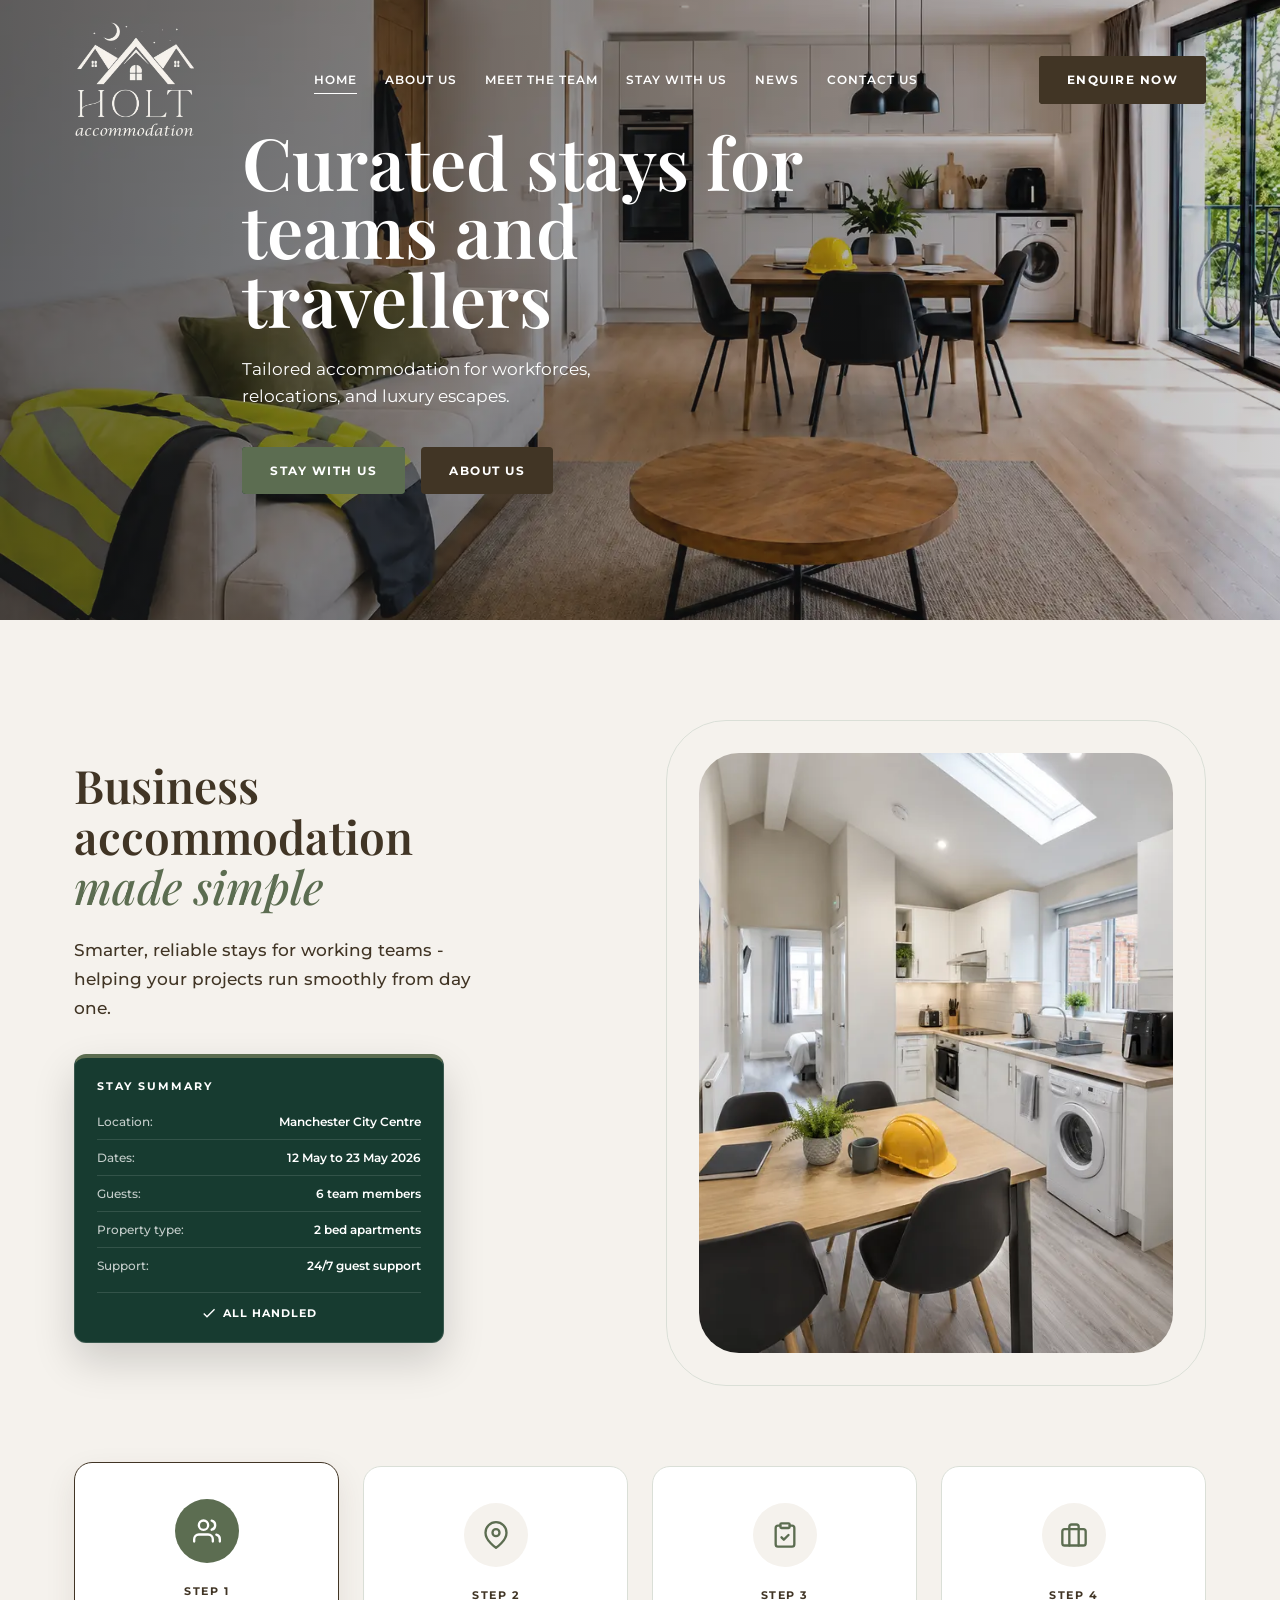
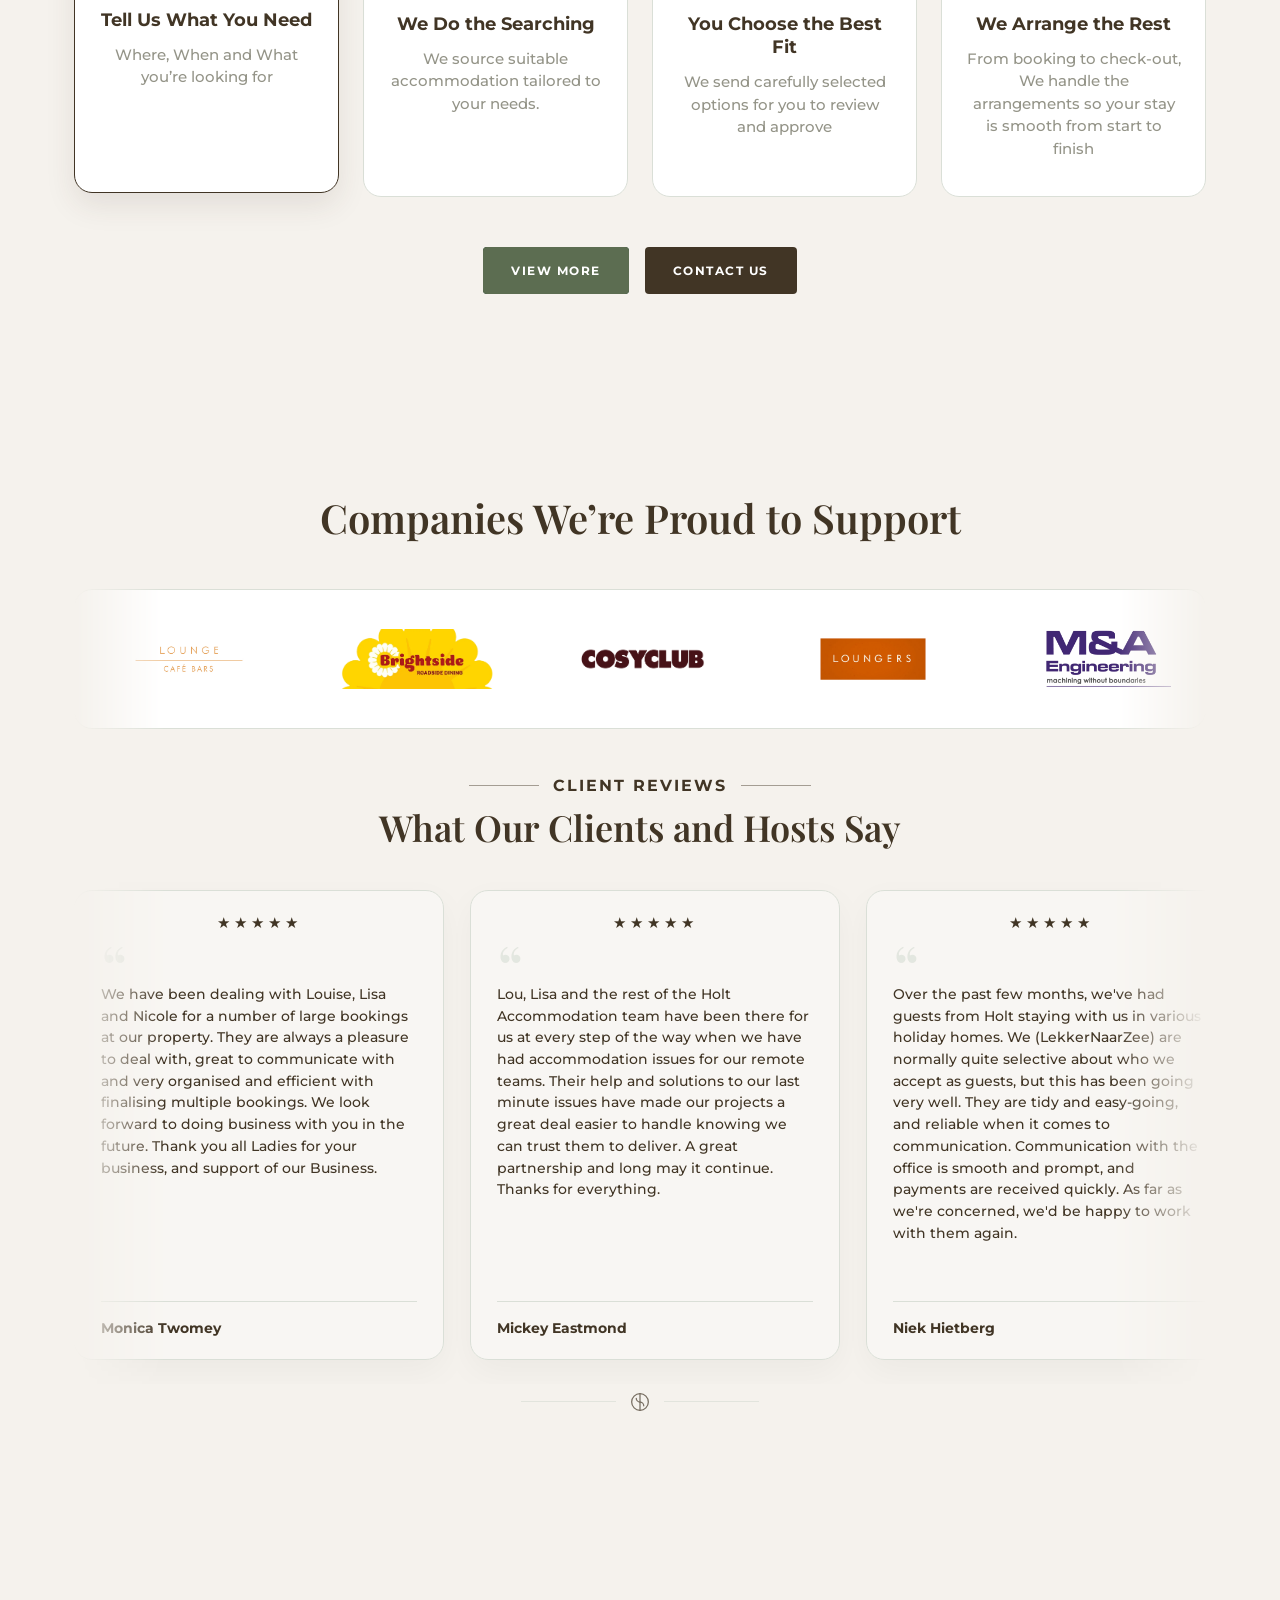
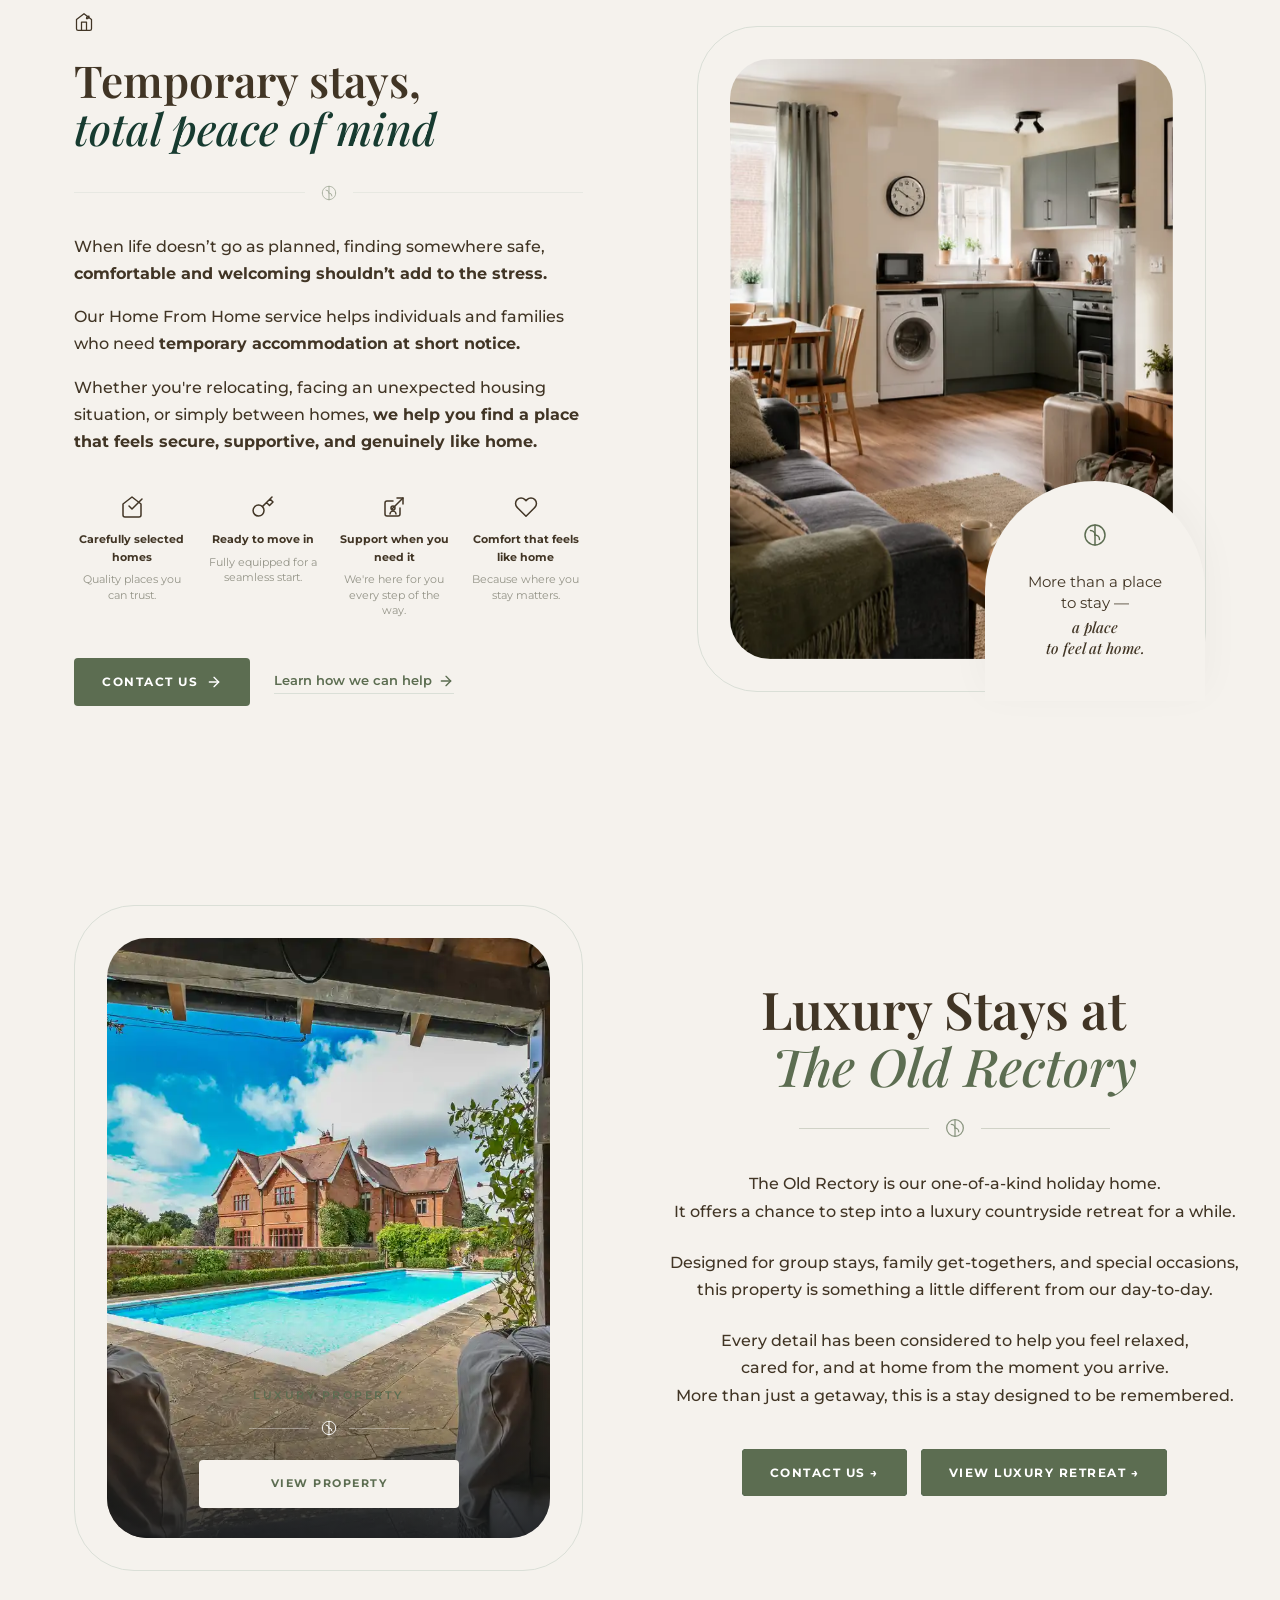
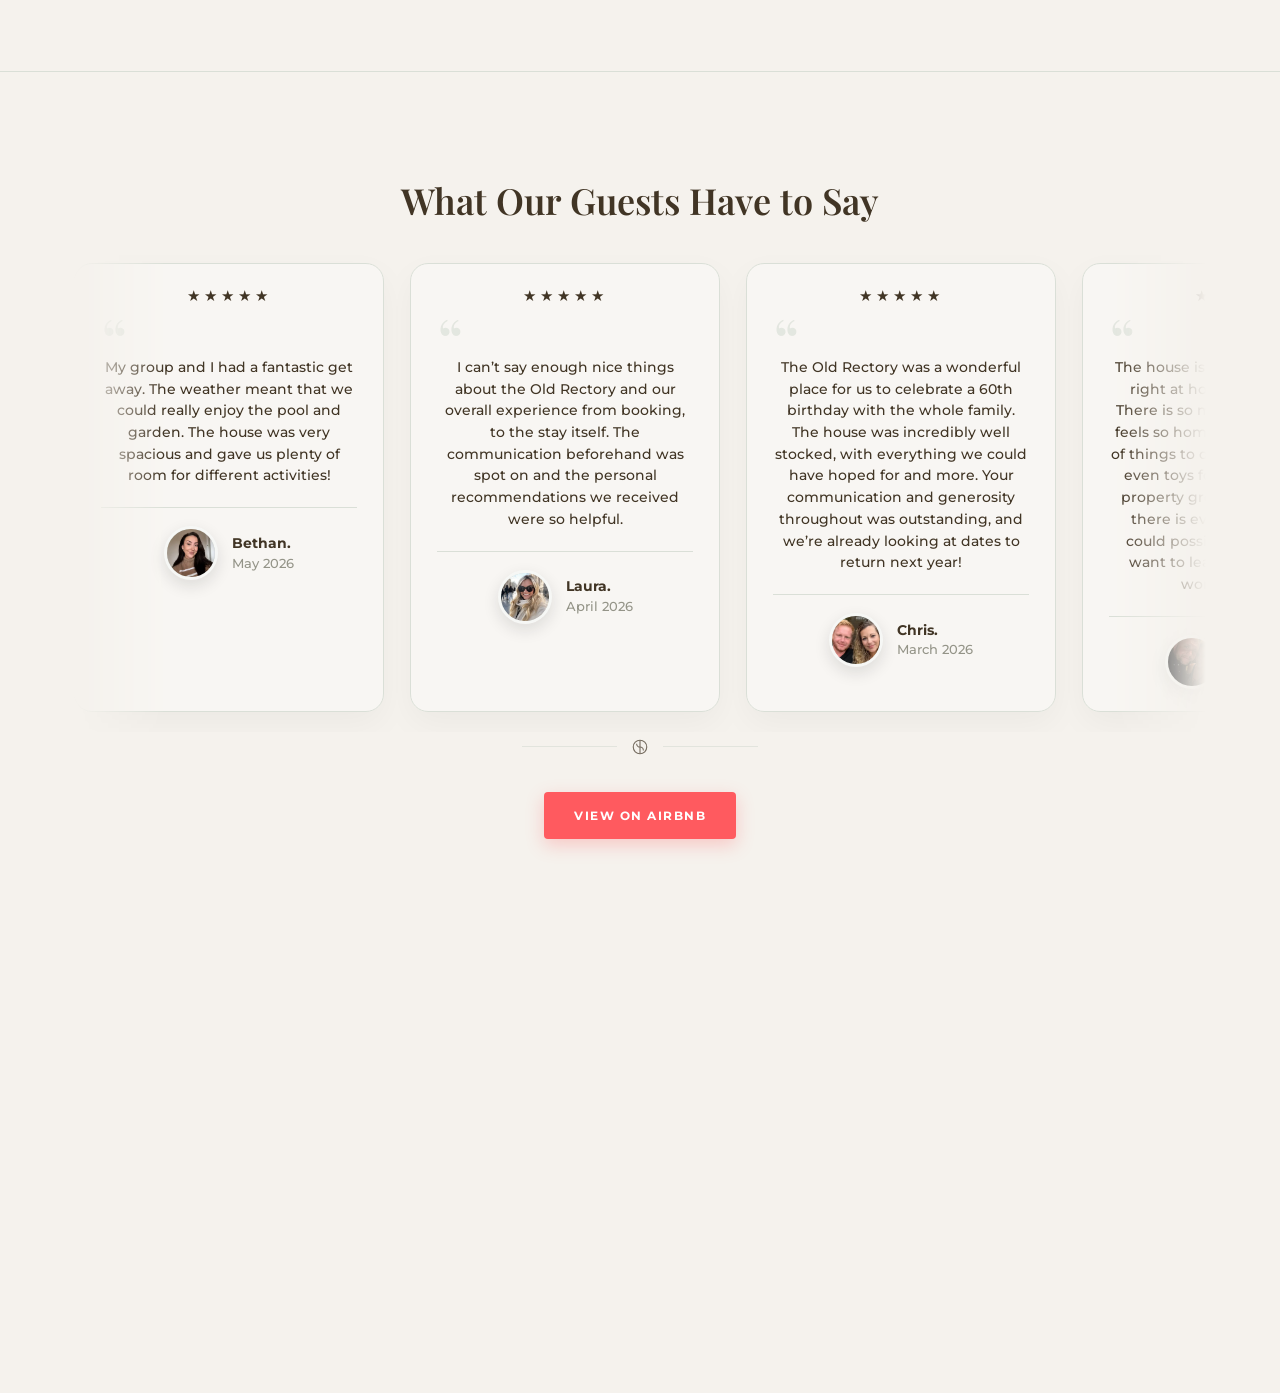
<file: index.html>
<!DOCTYPE html>
<html lang="en">
<head>
    <meta charset="UTF-8">
    <meta name="viewport" content="width=device-width, initial-scale=1.0">
    <title>Holt Accommodation</title>
    <link rel="preconnect" href="https://fonts.googleapis.com">
    <link rel="preconnect" href="https://fonts.gstatic.com" crossorigin>
    <link href="https://fonts.googleapis.com/css2?family=Montserrat:wght@400;500;600;700&family=Playfair+Display:ital,wght@0,400;0,500;0,600;0,700;0,800;1,400;1,600&display=swap" rel="stylesheet">
    <link rel="stylesheet" href="styles.css">
</head>
<body>

    <header id="header" class="header">
        <div class="container header-container">
            <a href="index.html" class="logo">
                <img src="assets/images/logov1.webp" alt="Holt Accommodation Logo">
            </a>
            
            <nav class="nav-menu" id="navMenu">
                <ul class="nav-list">
                    <li><a href="index.html" class="nav-link active">Home</a></li>
                    <li><a href="aboutus.html" class="nav-link">About Us</a></li>
                    <li><a href="meettheteam.html" class="nav-link">Meet The Team</a></li>
                    <li class="nav-item-dropdown">
                        <a href="staywithus.html" class="nav-link" aria-haspopup="true" aria-expanded="false">Stay With Us</a>
                        <ul class="nav-dropdown">
                            <li><a href="corporatestays.html" class="nav-dropdown-link">Corporate Stays</a></li>
                            <li><a href="home4home.html" class="nav-dropdown-link">Home From Home</a></li>
                            <li><a href="theoldrectory/" class="nav-dropdown-link">The Old Rectory</a></li>
                        </ul>
                    </li>
                    <li><a href="news.html" class="nav-link">News</a></li>
                    <li><a href="contactus.html" class="nav-link">Contact Us</a></li>
                </ul>
                <a href="contactus.html" class="btn btn-terracotta mobile-enquire btn-pan-hover"><span>Enquire Now</span></a>
            </nav>
            
            <div class="header-right">
                <a href="contactus.html" class="btn btn-terracotta desktop-enquire btn-pan-hover"><span>Enquire Now</span></a>
                <button class="hamburger" id="hamburger" aria-label="Toggle Menu">
                    <span></span>
                    <span></span>
                    <span></span>
                </button>
            </div>
        </div>
    </header>

    <main>
        <section class="hero">
            <div class="hero-bg-wrapper">
                <img src="assets/images/HeroWebApp.webp" alt="Luxury accommodation interior" class="hero-bg">
            </div>
            <div class="hero-overlay"></div>
            
            <div class="container hero-container fade-in">
                <div class="hero-content">
                    <h1 class="hero-title">Curated stays for<br>teams and travellers</h1>
                    <p class="hero-desc">Tailored accommodation for workforces,<br>relocations, and luxury escapes.</p>
                    <div class="hero-buttons">
                        <a href="staywithus.html" class="btn btn-olive hero-btn btn-pan-hover cta-vibrate"><span>Stay With Us</span></a>
                        <a href="aboutus.html" class="btn btn-terracotta hero-btn">About Us</a>
                    </div>
                </div>
            </div>
        </section>

        <section id="about" class="business-simple section-padding">
            <div class="container">
                
                <div class="business-simple__top">
                    <div class="business-simple__intro js-reveal stagger-1">
                        
                        <h2 class="section-title text-dark">Business accommodation<br><span class="italic-serif text-olive">made simple</span></h2>
                        <p class="body-text text-dark">Smarter, reliable stays for working teams - helping your projects run smoothly from day one. </p>
                        <div class="stay-summary-float-wrapper stay-summary-inline-wrapper js-reveal stagger-3">
                            <div class="stay-summary bg-forest">
                                <h4 class="summary-title text-white">STAY SUMMARY</h4>
                                <div class="summary-rows">
                                    <div class="summary-row">
                                        <span class="summary-label">Location:</span>
                                        <span class="summary-value">Manchester City Centre</span>
                                    </div>
                                    <div class="summary-row">
                                        <span class="summary-label">Dates:</span>
                                        <span class="summary-value">12 May to 23 May 2026</span>
                                    </div>
                                    <div class="summary-row">
                                        <span class="summary-label">Guests:</span>
                                        <span class="summary-value">6 team members</span>
                                    </div>
                                    <div class="summary-row">
                                        <span class="summary-label">Property type:</span>
                                        <span class="summary-value">2 bed apartments</span>
                                    </div>
                                    <div class="summary-row">
                                        <span class="summary-label">Support:</span>
                                        <span class="summary-value">24/7 guest support</span>
                                    </div>
                                </div>
                                <div class="summary-footer">
                                    <svg viewBox="0 0 24 24" width="16" height="16"><path fill="currentColor" d="M9 16.17L4.83 12l-1.42 1.41L9 19 21 7l-1.41-1.41z"/></svg>
                                    ALL HANDLED
                                </div>
                            </div>
                        </div>
                    </div>

                    <div class="business-simple__media js-reveal stagger-2">
                       <!-- Consistent media frame: matches the Old Rectory/Luxury Stays image frame -->
                       <div class="media-card-frame business-simple__image-card business-simple__image-hover">
                           <div class="media-card-frame__inner business-simple__image-slider" aria-label="Business accommodation image gallery">
                               <img
                                   src="assets/images/slidebusi v1.webp"
                                   alt="Business accommodation made simple"
                                   class="business-simple__image-slide is-active business-simple__image">
                               <img
                                   src="assets/images/Rename v1.webp"
                                   onerror="this.onerror=null;this.src='assets/images/businessmade.png';"
                                   alt="Business accommodation alternative view"
                                   class="business-simple__image-slide">
                           </div>
                       </div>
                        

                    </div>
                </div>

                <div class="business-simple__bottom">
                    <div class="business-simple__steps js-reveal stagger-4">
                        
                        <div class="business-simple__step is-active" tabindex="0">
                            <div class="step-icon">
                                <svg viewBox="0 0 24 24" width="28" height="28" fill="none" stroke="currentColor" stroke-width="2" stroke-linecap="round" stroke-linejoin="round">
                                    <path d="M17 21v-2a4 4 0 0 0-4-4H5a4 4 0 0 0-4 4v2"></path>
                                    <circle cx="9" cy="7" r="4"></circle>
                                    <path d="M23 21v-2a4 4 0 0 0-3-3.87"></path>
                                    <path d="M16 3.13a4 4 0 0 1 0 7.75"></path>
                                </svg>
                            </div>
                            <div class="step-content">
                                <span class="step-number">Step 1</span>
                                <h3 class="step-title">Tell Us What You Need</h3>
                                <p class="step-desc">Where, When and What you’re looking for</p>
                            </div>
                        </div>

                        <div class="business-simple__step" tabindex="0">
                            <div class="step-icon">
                                <svg viewBox="0 0 24 24" width="28" height="28" fill="none" stroke="currentColor" stroke-width="2" stroke-linecap="round" stroke-linejoin="round">
                                    <path d="M21 10c0 7-9 13-9 13s-9-6-9-13a9 9 0 0 1 18 0z"></path>
                                    <circle cx="12" cy="10" r="3"></circle>
                                </svg>
                            </div>
                            <div class="step-content">
                                <span class="step-number">Step 2</span>
                                <h3 class="step-title">We Do the Searching</h3>
                                <p class="step-desc">We source suitable accommodation tailored to your
needs.</p>
                            </div>
                        </div>

                        <div class="business-simple__step" tabindex="0">
                            <div class="step-icon">
                                <svg viewBox="0 0 24 24" width="28" height="28" fill="none" stroke="currentColor" stroke-width="2" stroke-linecap="round" stroke-linejoin="round">
                                    <path d="M16 4h2a2 2 0 0 1 2 2v14a2 2 0 0 1-2 2H6a2 2 0 0 1-2-2V6a2 2 0 0 1 2-2h2"></path>
                                    <rect x="8" y="2" width="8" height="4" rx="1" ry="1"></rect>
                                    <path d="M9 14l2 2 4-4"></path>
                                </svg>
                            </div>
                            <div class="step-content">
                                <span class="step-number">Step 3</span>
                                <h3 class="step-title">You Choose the Best Fit</h3>
                                <p class="step-desc">We send carefully selected options for you to review
and approve</p>
                            </div>
                        </div>

                        <div class="business-simple__step" tabindex="0">
                            <div class="step-icon">
                                <svg viewBox="0 0 24 24" width="28" height="28" fill="none" stroke="currentColor" stroke-width="2" stroke-linecap="round" stroke-linejoin="round">
                                    <rect x="2" y="7" width="20" height="14" rx="2" ry="2"></rect>
                                    <path d="M16 21V5a2 2 0 0 0-2-2h-4a2 2 0 0 0-2 2v16"></path>
                                </svg>
                            </div>
                            <div class="step-content">
                                <span class="step-number">Step 4</span>
                                <h3 class="step-title">We Arrange the Rest</h3>
                                <p class="step-desc">From booking to check-out, We handle the
arrangements so your stay is smooth from start to finish</p>
                            </div>
                        </div>

                    </div>

                    <div class="business-simple__actions js-reveal stagger-5">
                        <a href="corporatestays.html" class="btn btn-olive btn-pan-hover"><span>View More</span></a>
                        <a href="contactus.html" class="btn btn-terracotta">Contact Us</a>
                    </div>
                </div>

            </div>
        </section>

        <section class="trusted-logos trusted-logos--with-client-reviews section-padding js-reveal" aria-labelledby="trusted-logos-title">
            <div class="container">
                <div class="trusted-logos__header">
                    <h2 id="trusted-logos-title" class="trusted-logos__title font-serif">
                        Companies We’re
Proud to Support
                    </h2>
                </div>

                <div class="trusted-logos__marquee" aria-label="Trusted teams and company logos">
                    <div class="trusted-logos__track">
                        <div class="trusted-logos__item">
                            <img src="assets/partners/partner1.jpg" alt="Team or company logo 1">
                        </div>
                        <div class="trusted-logos__item">
                            <img src="assets/partners/partner2.webp" alt="Team or company logo 2">
                        </div>
                        <div class="trusted-logos__item">
                            <img src="assets/partners/partner3.png" alt="Team or company logo 3">
                        </div>
                        <div class="trusted-logos__item">
                            <img src="assets/partners/partner4.png" alt="Team or company logo 4">
                        </div>
                        <div class="trusted-logos__item">
                            <img src="assets/partners/partner5.webp" alt="Team or company logo 5">
                        </div>
                        <div class="trusted-logos__item">
                            <img src="assets/partners/partner6.jpg" alt="Team or company logo 6">
                        </div>
                        <div class="trusted-logos__item">
                            <img src="assets/partners/partner7.png" alt="Team or company logo 7">
                        </div>

                        <!-- Duplicate set for a seamless infinite loop (hidden from assistive tech) -->
                        <div class="trusted-logos__item trusted-logos__item--clone" aria-hidden="true">
                            <img src="assets/partners/partner1.jpg" alt="">
                        </div>
                        <div class="trusted-logos__item trusted-logos__item--clone" aria-hidden="true">
                            <img src="assets/partners/partner2.webp" alt="">
                        </div>
                        <div class="trusted-logos__item trusted-logos__item--clone" aria-hidden="true">
                            <img src="assets/partners/partner3.png" alt="">
                        </div>
                        <div class="trusted-logos__item trusted-logos__item--clone" aria-hidden="true">
                            <img src="assets/partners/partner4.png" alt="">
                        </div>
                        <div class="trusted-logos__item trusted-logos__item--clone" aria-hidden="true">
                            <img src="assets/partners/partner5.webp" alt="">
                        </div>
                        <div class="trusted-logos__item trusted-logos__item--clone" aria-hidden="true">
                            <img src="assets/partners/partner6.jpg" alt="">
                        </div>
                        <div class="trusted-logos__item trusted-logos__item--clone" aria-hidden="true">
                            <img src="assets/partners/partner7.png" alt="">
                        </div>
                    </div>
                </div>
            </div>
        </section>

        <section class="client-reviews section-padding js-reveal" aria-labelledby="client-reviews-title">
            <div class="container">
                <div class="guest-reviews__header client-reviews__header">
                    <div class="guest-reviews__label-row client-reviews__label-row">
                        <span></span>
                        <p>Client Reviews</p>
                        <span></span>
                    </div>

                    <h2 id="client-reviews-title" class="guest-reviews__title client-reviews__title font-serif">
                        What Our Clients and Hosts Say
                    </h2>
                </div>

                <div class="guest-reviews__marquee client-reviews__marquee" aria-label="Client reviews carousel">
                    <div class="guest-reviews__track client-reviews__track">

                <article class="guest-review-card client-review-card">
                    <div class="guest-review-card__stars" aria-label="5 out of 5 stars">★★★★★</div>
                    <div class="guest-review-card__quote">“</div>
                    <p class="guest-review-card__text client-review-card__text">
                        We have been dealing with Louise, Lisa and Nicole for a number of large bookings at our property. They are always a pleasure to deal with, great to communicate with and very organised and efficient with finalising multiple bookings. We look forward to doing business with you in the future. Thank you all Ladies for your business, and support of our Business.
                    </p>
                    <div class="guest-review-card__divider"></div>
                    <div class="guest-review-card__guest client-review-card__client">
                        <div>
                            <h4>Monica Twomey</h4>
                        </div>
                    </div>
                </article>

                <article class="guest-review-card client-review-card">
                    <div class="guest-review-card__stars" aria-label="5 out of 5 stars">★★★★★</div>
                    <div class="guest-review-card__quote">“</div>
                    <p class="guest-review-card__text client-review-card__text">
                        Lou, Lisa and the rest of the Holt Accommodation team have been there for us at every step of the way when we have had accommodation issues for our remote teams. Their help and solutions to our last minute issues have made our projects a great deal easier to handle knowing we can trust them to deliver. A great partnership and long may it continue. Thanks for everything.
                    </p>
                    <div class="guest-review-card__divider"></div>
                    <div class="guest-review-card__guest client-review-card__client">
                        <div>
                            <h4>Mickey Eastmond</h4>
                        </div>
                    </div>
                </article>

                <article class="guest-review-card client-review-card">
                    <div class="guest-review-card__stars" aria-label="5 out of 5 stars">★★★★★</div>
                    <div class="guest-review-card__quote">“</div>
                    <p class="guest-review-card__text client-review-card__text">
                        Over the past few months, we've had guests from Holt staying with us in various holiday homes. We (LekkerNaarZee) are normally quite selective about who we accept as guests, but this has been going very well. They are tidy and easy-going, and reliable when it comes to communication. Communication with the office is smooth and prompt, and payments are received quickly. As far as we're concerned, we'd be happy to work with them again.
                    </p>
                    <div class="guest-review-card__divider"></div>
                    <div class="guest-review-card__guest client-review-card__client">
                        <div>
                            <h4>Niek Hietberg</h4>
                        </div>
                    </div>
                </article>

                <article class="guest-review-card client-review-card">
                    <div class="guest-review-card__stars" aria-label="5 out of 5 stars">★★★★★</div>
                    <div class="guest-review-card__quote">“</div>
                    <p class="guest-review-card__text client-review-card__text">
                        Holt Accomodation are a supplier we have used for many years. Louise and her team are very professional and will go above and beyond. The support we receive from them is invaluable with after hours support and assisting us with multiple properties across the UK. I would highly recommend Holt Accommodation to anyone.
                    </p>
                    <div class="guest-review-card__divider"></div>
                    <div class="guest-review-card__guest client-review-card__client">
                        <div>
                            <h4>Kerry de Pinchart</h4>
                        </div>
                    </div>
                </article>

                <article class="guest-review-card client-review-card">
                    <div class="guest-review-card__stars" aria-label="5 out of 5 stars">★★★★★</div>
                    <div class="guest-review-card__quote">“</div>
                    <p class="guest-review-card__text client-review-card__text">
                        I use Holt Accommodation nearly every week. For myself and my team of 6. The staff at Holt are brilliant and professional. Always sorting accommodation for us and our needs. The accommodation they chose is always of a high quality and close to our site where ever that might be and always coming in on budget. I can't recommend Holt Accommodation highly enough.
                    </p>
                    <div class="guest-review-card__divider"></div>
                    <div class="guest-review-card__guest client-review-card__client">
                        <div>
                            <h4>Neil Gilbert</h4>
                        </div>
                    </div>
                </article>

                        <!-- Duplicate cards for seamless infinite loop -->
                <article class="guest-review-card client-review-card" aria-hidden="true">
                    <div class="guest-review-card__stars" aria-label="5 out of 5 stars">★★★★★</div>
                    <div class="guest-review-card__quote">“</div>
                    <p class="guest-review-card__text client-review-card__text">
                        We have been dealing with Louise, Lisa and Nicole for a number of large bookings at our property. They are always a pleasure to deal with, great to communicate with and very organised and efficient with finalising multiple bookings. We look forward to doing business with you in the future. Thank you all Ladies for your business, and support of our Business.
                    </p>
                    <div class="guest-review-card__divider"></div>
                    <div class="guest-review-card__guest client-review-card__client">
                        <div>
                            <h4>Monica Twomey</h4>
                        </div>
                    </div>
                </article>

                <article class="guest-review-card client-review-card" aria-hidden="true">
                    <div class="guest-review-card__stars" aria-label="5 out of 5 stars">★★★★★</div>
                    <div class="guest-review-card__quote">“</div>
                    <p class="guest-review-card__text client-review-card__text">
                        Lou, Lisa and the rest of the Holt Accommodation team have been there for us at every step of the way when we have had accommodation issues for our remote teams. Their help and solutions to our last minute issues have made our projects a great deal easier to handle knowing we can trust them to deliver. A great partnership and long may it continue. Thanks for everything.
                    </p>
                    <div class="guest-review-card__divider"></div>
                    <div class="guest-review-card__guest client-review-card__client">
                        <div>
                            <h4>Mickey Eastmond</h4>
                        </div>
                    </div>
                </article>

                <article class="guest-review-card client-review-card" aria-hidden="true">
                    <div class="guest-review-card__stars" aria-label="5 out of 5 stars">★★★★★</div>
                    <div class="guest-review-card__quote">“</div>
                    <p class="guest-review-card__text client-review-card__text">
                        Over the past few months, we've had guests from Holt staying with us in various holiday homes. We (LekkerNaarZee) are normally quite selective about who we accept as guests, but this has been going very well. They are tidy and easy-going, and reliable when it comes to communication. Communication with the office is smooth and prompt, and payments are received quickly. As far as we're concerned, we'd be happy to work with them again.
                    </p>
                    <div class="guest-review-card__divider"></div>
                    <div class="guest-review-card__guest client-review-card__client">
                        <div>
                            <h4>Niek Hietberg</h4>
                        </div>
                    </div>
                </article>

                <article class="guest-review-card client-review-card" aria-hidden="true">
                    <div class="guest-review-card__stars" aria-label="5 out of 5 stars">★★★★★</div>
                    <div class="guest-review-card__quote">“</div>
                    <p class="guest-review-card__text client-review-card__text">
                        Holt Accomodation are a supplier we have used for many years. Louise and her team are very professional and will go above and beyond. The support we receive from them is invaluable with after hours support and assisting us with multiple properties across the UK. I would highly recommend Holt Accommodation to anyone.
                    </p>
                    <div class="guest-review-card__divider"></div>
                    <div class="guest-review-card__guest client-review-card__client">
                        <div>
                            <h4>Kerry de Pinchart</h4>
                        </div>
                    </div>
                </article>

                <article class="guest-review-card client-review-card" aria-hidden="true">
                    <div class="guest-review-card__stars" aria-label="5 out of 5 stars">★★★★★</div>
                    <div class="guest-review-card__quote">“</div>
                    <p class="guest-review-card__text client-review-card__text">
                        I use Holt Accommodation nearly every week. For myself and my team of 6. The staff at Holt are brilliant and professional. Always sorting accommodation for us and our needs. The accommodation they chose is always of a high quality and close to our site where ever that might be and always coming in on budget. I can't recommend Holt Accommodation highly enough.
                    </p>
                    <div class="guest-review-card__divider"></div>
                    <div class="guest-review-card__guest client-review-card__client">
                        <div>
                            <h4>Neil Gilbert</h4>
                        </div>
                    </div>
                </article>
                    </div>
                </div>

                <div class="guest-reviews__footer client-reviews__footer" aria-hidden="true">
                    <span class="guest-reviews__footer-line"></span>
                    <svg viewBox="0 0 24 24" width="20" height="20" fill="none" stroke="currentColor" stroke-width="1.5" stroke-linecap="round" stroke-linejoin="round">
                        <path d="M12 22c5.523 0 10-4.477 10-10S17.523 2 12 2 2 6.477 2 12s4.477 10 10 10z"></path>
                        <path d="M12 2v20"></path>
                        <path d="M12 12c-2.4 0-4.5-2.1-4.5-4.5"></path>
                        <path d="M12 12c2.4 0 4.5 2.1 4.5 4.5"></path>
                    </svg>
                    <span class="guest-reviews__footer-line"></span>
                </div>
            </div>
        </section>

        <section id="home-from-home" class="home-from-home section-padding js-reveal">
            <div class="container hfh-layout">
                <div class="hfh-content">
                    <div class="hfh-top-label">
                        <svg viewBox="0 0 24 24" width="20" height="20" fill="none" stroke="currentColor" stroke-width="1.5" stroke-linecap="round" stroke-linejoin="round">
                            <path d="M3 9l9-7 9 7v11a2 2 0 0 1-2 2H5a2 2 0 0 1-2-2z"></path>
                            <path d="M9 22V12h6v10"></path>
                            <path d="M15 8c2 0 3-1 3-3-2 0-3 1-3 3z" stroke="var(--terracotta)"></path>
                        </svg>
                        
                    </div>

                    <h2 class="hfh-title font-serif">Temporary stays,<br><span class="italic-serif" style="color: var(--forest);">total peace of mind</span></h2>
                    
                    <div class="hfh-divider">
                        <span class="hfh-line"></span>
                        <svg viewBox="0 0 24 24" width="16" height="16" fill="none" stroke="var(--olive)" stroke-width="1.5" stroke-linecap="round" stroke-linejoin="round">
                            <path d="M12 22c5.523 0 10-4.477 10-10S17.523 2 12 2 2 6.477 2 12s4.477 10 10 10z"></path>
                            <path d="M12 2v20"></path>
                            <path d="M12 12A4.5 4.5 0 0 0 7.5 7.5"></path>
                            <path d="M12 12a4.5 4.5 0 0 1 4.5 4.5"></path>
                        </svg>
                        <span class="hfh-line"></span>
                    </div>

                    <div class="hfh-text-content">
                        <p class="body-text">When life doesn’t go as planned, finding somewhere safe, <strong>comfortable and welcoming shouldn’t
add to the stress.</strong></p>
                        <p class="body-text">Our Home From Home service helps individuals and families who need <strong>temporary accommodation at short notice.</strong></p>
                        <p class="body-text">Whether you&#39;re relocating, facing an unexpected
housing situation, or simply between homes, <strong>we help you find a place that feels secure,
supportive, and genuinely like home.</strong></p>
                    </div>

                    <div class="hfh-benefits">
                        <div class="hfh-benefit">
                            <div class="hfh-icon-wrapper">
                                <svg viewBox="0 0 24 24" width="24" height="24" fill="none" stroke="currentColor" stroke-width="1.5" stroke-linecap="round" stroke-linejoin="round">
                                    <path d="M3 9l9-7 9 7v11a2 2 0 0 1-2 2H5a2 2 0 0 1-2-2z"></path>
                                    <polyline points="9 11 12 14 22 4"></polyline>
                                </svg>
                            </div>
                            <h4 class="hfh-benefit-title">Carefully selected homes</h4>
                            <p class="hfh-benefit-desc">Quality places you can trust.</p>
                        </div>
                        <div class="hfh-benefit">
                            <div class="hfh-icon-wrapper">
                                <svg viewBox="0 0 24 24" width="24" height="24" fill="none" stroke="currentColor" stroke-width="1.5" stroke-linecap="round" stroke-linejoin="round">
                                    <path d="M21 2l-2 2m-7.61 7.61a5.5 5.5 0 1 1-7.778 7.778 5.5 5.5 0 0 1 7.777-7.777zm0 0L15.5 7.5m0 0l3 3L22 7l-3-3m-3.5 3.5L19 4"></path>
                                </svg>
                            </div>
                            <h4 class="hfh-benefit-title">Ready to move in</h4>
                            <p class="hfh-benefit-desc">Fully equipped for a seamless start.</p>
                        </div>
                        <div class="hfh-benefit">
                            <div class="hfh-icon-wrapper">
                                <svg viewBox="0 0 24 24" width="24" height="24" fill="none" stroke="currentColor" stroke-width="1.5" stroke-linecap="round" stroke-linejoin="round">
                                    <path d="M18 13v6a2 2 0 0 1-2 2H5a2 2 0 0 1-2-2V8a2 2 0 0 1 2-2h6"></path>
                                    <polyline points="15 3 21 3 21 9"></polyline>
                                    <line x1="10" y1="14" x2="21" y2="3"></line>
                                    <path d="M14 19c0-1.5-1.5-3-3-3s-3 1.5-3 3"></path>
                                    <circle cx="11" cy="13" r="2"></circle>
                                </svg>
                            </div>
                            <h4 class="hfh-benefit-title">Support when you need it</h4>
                            <p class="hfh-benefit-desc">We're here for you every step of the way.</p>
                        </div>
                        <div class="hfh-benefit">
                            <div class="hfh-icon-wrapper">
                                <svg viewBox="0 0 24 24" width="24" height="24" fill="none" stroke="currentColor" stroke-width="1.5" stroke-linecap="round" stroke-linejoin="round">
                                    <path d="M20.84 4.61a5.5 5.5 0 0 0-7.78 0L12 5.67l-1.06-1.06a5.5 5.5 0 0 0-7.78 7.78l1.06 1.06L12 21.23l7.78-7.78 1.06-1.06a5.5 5.5 0 0 0 0-7.78z"></path>
                                </svg>
                            </div>
                            <h4 class="hfh-benefit-title">Comfort that feels like home</h4>
                            <p class="hfh-benefit-desc">Because where you stay matters.</p>
                        </div>
                    </div>

                    <div class="hfh-actions">
                        <a href="contactus.html" class="btn btn-olive">
                            CONTACT US 
                            <svg viewBox="0 0 24 24" width="16" height="16" fill="none" stroke="currentColor" stroke-width="2" stroke-linecap="round" stroke-linejoin="round" style="margin-left: 8px;">
                                <line x1="5" y1="12" x2="19" y2="12"></line>
                                <polyline points="12 5 19 12 12 19"></polyline>
                            </svg>
                        </a>
                        <a href="home4home.html" class="hfh-text-link">
                            Learn how we can help
                            <svg viewBox="0 0 24 24" width="16" height="16" fill="none" stroke="currentColor" stroke-width="2" stroke-linecap="round" stroke-linejoin="round">
                                <line x1="5" y1="12" x2="19" y2="12"></line>
                                <polyline points="12 5 19 12 12 19"></polyline>
                            </svg>
                        </a>
                    </div>
                </div>

                <div class="hfh-media">
                    <!-- Consistent media frame: matches the Old Rectory/Luxury Stays image frame -->
                    <div class="media-card-frame hfh-image-card">
                        <div class="media-card-frame__inner hfh-image-inner">
                            <img src="assets/images/temphome.webp" alt="Home From Home comfortable interior" onerror="this.src='assets/images/idea 2.png'">
                        </div>
                        <div class="hfh-badge">
                            <svg class="hfh-badge-icon" viewBox="0 0 24 24" width="24" height="24" fill="none" stroke="var(--olive)" stroke-width="1.5" stroke-linecap="round" stroke-linejoin="round">
                                <path d="M12 22c5.523 0 10-4.477 10-10S17.523 2 12 2 2 6.477 2 12s4.477 10 10 10z"></path>
                                <path d="M12 2v20"></path>
                                <path d="M12 12A4.5 4.5 0 0 0 7.5 7.5"></path>
                                <path d="M12 12a4.5 4.5 0 0 1 4.5 4.5"></path>
                            </svg>
                            <p class="hfh-badge-text">
                                More than a place<br>to stay &mdash;<br>
                                <span class="italic-serif text-terracotta">a place<br>to feel at home.</span>
                            </p>
                        </div>
                    </div>
                </div>
            </div>
        </section>

        <section id="luxury-curated" class="luxury-curated section-padding js-reveal">
            <div class="container luxury-layout">
                <div class="luxury-media">
                    <div class="luxury-card-outer">
                        <div class="luxury-image-inner">
                            <div class="luxury-image-slider" aria-label="Luxury property image gallery">
                                <img src="assets/images/GCG-15 v1.webp" alt="Luxury property exterior with pool" class="luxury-slide is-active" onerror="this.src='assets/images/idea 2.png'">
                                <img src="assets/images/GCG-36 v1.webp" alt="Elegant luxury property interior" class="luxury-slide" onerror="this.src='assets/images/idea 2.png'">
                                <img src="assets/images/Pool V1.webp" alt="Curated luxury retreat space" class="luxury-slide" onerror="this.src='assets/images/idea 2.png'">
                            </div>
                            <div class="luxury-overlay">
                                <span class="luxury-label">LUXURY PROPERTY</span>
                                <div class="luxury-divider-small">
                                    <span class="luxury-line-small"></span>
                                    <svg viewBox="0 0 24 24" width="16" height="16" fill="none" stroke="currentColor" stroke-width="1.5" stroke-linecap="round" stroke-linejoin="round">
                                        <path d="M12 22c5.523 0 10-4.477 10-10S17.523 2 12 2 2 6.477 2 12s4.477 10 10 10z"></path>
                                        <path d="M12 2v20"></path>
                                        <path d="M12 12A4.5 4.5 0 0 0 7.5 7.5"></path>
                                        <path d="M12 12a4.5 4.5 0 0 1 4.5 4.5"></path>
                                    </svg>
                                    <span class="luxury-line-small"></span>
                                </div>
                                <a href="https://www.airbnb.co.uk/rooms/844637034900788827" target="_blank" rel="noopener noreferrer" class="btn luxury-btn-white">VIEW PROPERTY</a>
                            </div>
                        </div>
                    </div>
                </div>
                
                <div class="luxury-content text-center">
                    <h2 class="luxury-title font-serif">Luxury Stays at  <br><span class="italic-serif text-olive">The Old Rectory</span></h2>
                    
                    <div class="luxury-divider">
                        <span class="luxury-line"></span>
                        <svg viewBox="0 0 24 24" width="20" height="20" fill="none" stroke="currentColor" stroke-width="1.5" stroke-linecap="round" stroke-linejoin="round">
                            <path d="M12 22c5.523 0 10-4.477 10-10S17.523 2 12 2 2 6.477 2 12s4.477 10 10 10z"></path>
                            <path d="M12 2v20"></path>
                            <path d="M12 12A4.5 4.5 0 0 0 7.5 7.5"></path>
                            <path d="M12 12a4.5 4.5 0 0 1 4.5 4.5"></path>
                        </svg>
                        <span class="luxury-line"></span>
                    </div>

                    <div class="luxury-text">
    <p class="body-text">The Old Rectory is our one-of-a-kind holiday home.<br class="desktop-only">It offers a chance to step into a luxury
countryside retreat for a while.</p>

    <p class="body-text">Designed for group stays, family get-togethers, and special
occasions,<br class="desktop-only">this property is something a little different from our day-to-day.</p>

    <p class="body-text">Every detail has been considered to help you feel relaxed,<br class="desktop-only">cared for, and at home from the moment you arrive.<br class="desktop-only">More than just a getaway, this is a stay designed to be remembered.</p>
</div>

                    <!-- Old Rectory CTA group: existing Contact Us + new luxury retreat link -->
                    <div class="luxury-content-actions luxury-contact-btn">
                        <a href="contactus.html" class="btn btn-olive btn-pan-hover"><span>CONTACT US &rarr;</span></a>
                        <a href="luxury-retreat.html" class="btn btn-olive btn-pan-hover"><span>VIEW LUXURY RETREAT &rarr;</span></a>
                    </div>
                </div>
            </div>
        </section>

<section class="guest-reviews section-padding js-reveal" aria-labelledby="guest-reviews-title">
    <div class="container">
        <div class="guest-reviews__header" style="text-align: center;">
            <div class="guest-reviews__label-row" style="display: flex; align-items: center; justify-content: center;">
                
            </div>

            <h2 id="guest-reviews-title" class="guest-reviews__title font-serif">
                What Our Guests Have to Say
            </h2>
        </div>

        <div class="guest-reviews__marquee" aria-label="Guest reviews carousel" style="margin-left: auto; margin-right: auto;">
            <div class="guest-reviews__track">

                <article class="guest-review-card">
                    <div class="guest-review-card__stars">★★★★★</div>
                    <div class="guest-review-card__quote">“</div>
                    <p class="guest-review-card__text">
                        My group and I had a fantastic get away. The weather meant that we could really enjoy the pool and garden. The house was very spacious and gave us plenty of room for different activities!
                    </p>
                    <div class="guest-review-card__divider"></div>
                    <div class="guest-review-card__guest">
                        <img src="assets/images/reviews/GuestReview1.webp" alt="Emily R." class="guest-review-card__avatar">
                        <div>
                            <h4> Bethan.</h4>
                            <p>May 2026</p>
                        </div>
                    </div>
                </article>

                <article class="guest-review-card">
                    <div class="guest-review-card__stars">★★★★★</div>
                    <div class="guest-review-card__quote">“</div>
                    <p class="guest-review-card__text">
                       I can’t say enough nice things about the Old Rectory and our overall experience from booking, to the stay itself. 
The communication beforehand was spot on and the personal recommendations we received were so helpful. 
                    </p>
                    <div class="guest-review-card__divider"></div>
                    <div class="guest-review-card__guest">
                        <img src="assets/images/reviews/GuestReview2.webp" alt="James T." class="guest-review-card__avatar">
                        <div>
                            <h4>Laura.</h4>
                            <p>April 2026</p>
                        </div>
                    </div>
                </article>

                <article class="guest-review-card">
                    <div class="guest-review-card__stars">★★★★★</div>
                    <div class="guest-review-card__quote">“</div>
                    <p class="guest-review-card__text">
                        The Old Rectory was a wonderful place for us to celebrate a 60th birthday with the whole family. The house was incredibly well stocked, with everything we could have hoped for and more.
Your communication and generosity throughout was outstanding, and we’re already looking at dates to return next year!
                    </p>
                    <div class="guest-review-card__divider"></div>
                    <div class="guest-review-card__guest">
                        <img src="assets/images/reviews/GuestReview3.webp" alt="Sophie L." class="guest-review-card__avatar">
                        <div>
                            <h4>Chris.</h4>
                            <p>March 2026</p>
                        </div>
                    </div>
                </article>

                <article class="guest-review-card">
                    <div class="guest-review-card__stars">★★★★★</div>
                    <div class="guest-review-card__quote">“</div>
                    <p class="guest-review-card__text">
                        The house is beautiful and we felt right at home straight away…. There is so much space and yet it feels so homely.
There was plenty of things to do at the property and even toys for the little one!
The property grounds are lovely and there is everything there you could possibly need.
We didn’t want to leave!
Thank you for a wonderful stay!
                    </p>
                    <div class="guest-review-card__divider"></div>
                    <div class="guest-review-card__guest">
                        <img src="assets/images/reviews/GuestReview4.webp" alt="David M." class="guest-review-card__avatar">
                        <div>
                            <h4>Amy.</h4>
                            <p>March 2024</p>
                        </div>
                    </div>
                </article>

                <!-- Duplicate cards for seamless infinite loop -->
<article class="guest-review-card" aria-hidden="true">
                    <div class="guest-review-card__stars">★★★★★</div>
                    <div class="guest-review-card__quote">“</div>
                    <p class="guest-review-card__text">
                        My group and I had a fantastic get away. The weather meant that we could really enjoy the pool and garden. The house was very spacious and gave us plenty of room for different activities!
                    </p>
                    <div class="guest-review-card__divider"></div>
                    <div class="guest-review-card__guest">
                        <img src="assets/images/reviews/GuestReview1.webp" alt="Emily R." class="guest-review-card__avatar">
                        <div>
                            <h4> Bethan.</h4>
                            <p>May 2026</p>
                        </div>
                    </div>
                </article>

                <article class="guest-review-card" aria-hidden="true">
                    <div class="guest-review-card__stars">★★★★★</div>
                    <div class="guest-review-card__quote">“</div>
                    <p class="guest-review-card__text">
                       I can’t say enough nice things about the Old Rectory and our overall experience from booking, to the stay itself. 
The communication beforehand was spot on and the personal recommendations we received were so helpful. 
                    </p>
                    <div class="guest-review-card__divider"></div>
                    <div class="guest-review-card__guest">
                        <img src="assets/images/reviews/GuestReview2.webp" alt="James T." class="guest-review-card__avatar">
                        <div>
                            <h4>Laura.</h4>
                            <p>April 2026</p>
                        </div>
                    </div>
                </article>

                <article class="guest-review-card" aria-hidden="true">
                    <div class="guest-review-card__stars">★★★★★</div>
                    <div class="guest-review-card__quote">“</div>
                    <p class="guest-review-card__text">
                        The Old Rectory was a wonderful place for us to celebrate a 60th birthday with the whole family. The house was incredibly well stocked, with everything we could have hoped for and more.
Your communication and generosity throughout was outstanding, and we’re already looking at dates to return next year!
                    </p>
                    <div class="guest-review-card__divider"></div>
                    <div class="guest-review-card__guest">
                        <img src="assets/images/reviews/GuestReview3.webp" alt="Sophie L." class="guest-review-card__avatar">
                        <div>
                            <h4>Chris.</h4>
                            <p>March 2026</p>
                        </div>
                    </div>
                </article>

                <article class="guest-review-card" aria-hidden="true">
                    <div class="guest-review-card__stars">★★★★★</div>
                    <div class="guest-review-card__quote">“</div>
                    <p class="guest-review-card__text">
                        The house is beautiful and we felt right at home straight away…. There is so much space and yet it feels so homely.
There was plenty of things to do at the property and even toys for the little one!
The property grounds are lovely and there is everything there you could possibly need.
We didn’t want to leave!
Thank you for a wonderful stay!
                    </p>
                    <div class="guest-review-card__divider"></div>
                    <div class="guest-review-card__guest">
                        <img src="assets/images/reviews/GuestReview4.webp" alt="David M." class="guest-review-card__avatar">
                        <div>
                            <h4>Amy.</h4>
                            <p>March 2026</p>
                        </div>
                    </div>
                </article>

            </div>
        </div>

        <div class="guest-reviews__footer" style="display: flex; align-items: center; justify-content: center;">
            <span class="guest-reviews__footer-line"></span>
            <svg viewBox="0 0 24 24" width="18" height="18" fill="none" stroke="currentColor" stroke-width="1.5">
                <circle cx="12" cy="12" r="9"></circle>
                <path d="M12 3v18"></path>
                <path d="M12 12c-2.4 0-4.5-2.1-4.5-4.5"></path>
                <path d="M12 12c2.4 0 4.5 2.1 4.5 4.5"></path>
            </svg>
            <span class="guest-reviews__footer-line"></span>
        </div>

        <!-- Airbnb call-to-action beneath the guest testimonial cards -->
        <div class="airbnb-cta-wrapper">
            <a href="https://www.airbnb.co.uk/rooms/844637034900788827" target="_blank" rel="noopener noreferrer" class="airbnb-cta">
                View on Airbnb
            </a>
        </div>

       
    </div>
</section>    
    
    
    
    
    
    </main>

    <footer id="contact" class="footer bg-olive text-white js-reveal">
        <div class="container">
            <div class="footer-grid">
                <div class="footer-col">
                    <img src="assets/images/logov1.webp" alt="Holt Accommodation Logo" class="footer-logo">
                    <p class="footer-desc">Curated stays for teams and travellers. Workstays, relocations and luxury retreats, managed with care.</p>
                    <div class="social-links">
                        <a href="https://www.facebook.com/holtaccommodationsolutionsltd/" target="_blank" rel="noopener noreferrer" aria-label="Holt Accommodation on Facebook"><svg viewBox="0 0 24 24" width="20" height="20"><path fill="currentColor" d="M22.675 0H1.325C.593 0 0 .593 0 1.325v21.351C0 23.407.593 24 1.325 24H12.82v-9.294H9.692v-3.622h3.128V8.413c0-3.1 1.893-4.788 4.659-4.788 1.325 0 2.463.099 2.795.143v3.24l-1.918.001c-1.504 0-1.795.715-1.795 1.763v2.313h3.587l-.467 3.622h-3.12V24h6.116c.73 0 1.323-.593 1.323-1.325V1.325C24 .593 23.407 0 22.675 0z"/></svg></a>
                        <a href="https://www.instagram.com/holtaccommodationsolutionsltd/" target="_blank" rel="noopener noreferrer" aria-label="Holt Accommodation on Instagram"><svg viewBox="0 0 24 24" width="20" height="20"><path fill="currentColor" d="M12 2.163c3.204 0 3.584.012 4.85.07 3.252.148 4.771 1.691 4.919 4.919.058 1.265.069 1.645.069 4.849 0 3.205-.012 3.584-.069 4.849-.149 3.225-1.664 4.771-4.919 4.919-1.266.058-1.644.07-4.85.07-3.204 0-3.584-.012-4.849-.07-3.26-.149-4.771-1.699-4.919-4.92-.058-1.265-.07-1.644-.07-4.849 0-3.204.013-3.583.07-4.849.149-3.227 1.664-4.771 4.919-4.919 1.266-.057 1.645-.069 4.849-.069zM12 0C8.741 0 8.333.014 7.053.072 2.695.272.273 2.69.073 7.052.014 8.333 0 8.741 0 12c0 3.259.014 3.668.072 4.948.2 4.358 2.618 6.78 6.98 6.98C8.333 23.986 8.741 24 12 24c3.259 0 3.668-.014 4.948-.072 4.354-.2 6.782-2.618 6.979-6.98.059-1.28.073-1.689.073-4.948 0-3.259-.014-3.667-.072-4.947-.196-4.354-2.617-6.78-6.979-6.98C15.668.014 15.259 0 12 0zm0 5.838a6.162 6.162 0 100 12.324 6.162 6.162 0 000-12.324zM12 16a4 4 0 110-8 4 4 0 010 8zm6.406-11.845a1.44 1.44 0 100 2.881 1.44 1.44 0 000-2.881z"/></svg></a>
                    </div>
                </div>

                <div class="footer-col">
                    <h4 class="footer-heading">Quick Links</h4>
                    <ul class="footer-links">
                        <li><a href="index.html">Home</a></li>
                        <li><a href="aboutus.html">About Us</a></li>
                        <li><a href="meettheteam.html">Meet The Team</a></li>
                        <li><a href="staywithus.html">Stay With Us</a></li>
                        <li><a href="news.html">News</a></li>
                        <li><a href="contactus.html">Contact Us</a></li>
                    </ul>
                </div>

                <div class="footer-col">
                    <h4 class="footer-heading">Contact Us</h4>
                    <ul class="footer-contact">
                        <li>+44 7944 406 722</li>
                        <li>admin@holtaccommodation.co.uk</li>
                        <li>Mon to Fri, 9am to 5pm</li>
                    </ul>
                </div>

                <div class="footer-col" id="enquire">
                    <h4 class="footer-heading">Enquire Now</h4>
                    <p class="footer-text">Let us create the perfect stay for your team or your getaway.</p>
                    <a href="contactus.html" class="btn btn-terracotta btn-full footer-enquire-btn btn-pan-hover"><span>Send An Enquiry</span></a>
                </div>
            </div>

            <div class="footer-bottom">
                <p>&copy; 2026 Holt Accommodation. All rights reserved.</p>
                <p class="footer-legal">
                    <!-- TODO: link to real Privacy / Terms / Cookies pages once created -->
                    <a href="#">Privacy Policy</a> |
                    <a href="terms-and-conditions.html">Terms &amp; Conditions</a> |
                    <a href="#">Cookies</a>
                </p>
                <p>Designed by Atomic Build Digital</p>
            </div>
        </div>
    </footer>

    <script src="script.js"></script>
</body>
</html>
</file>
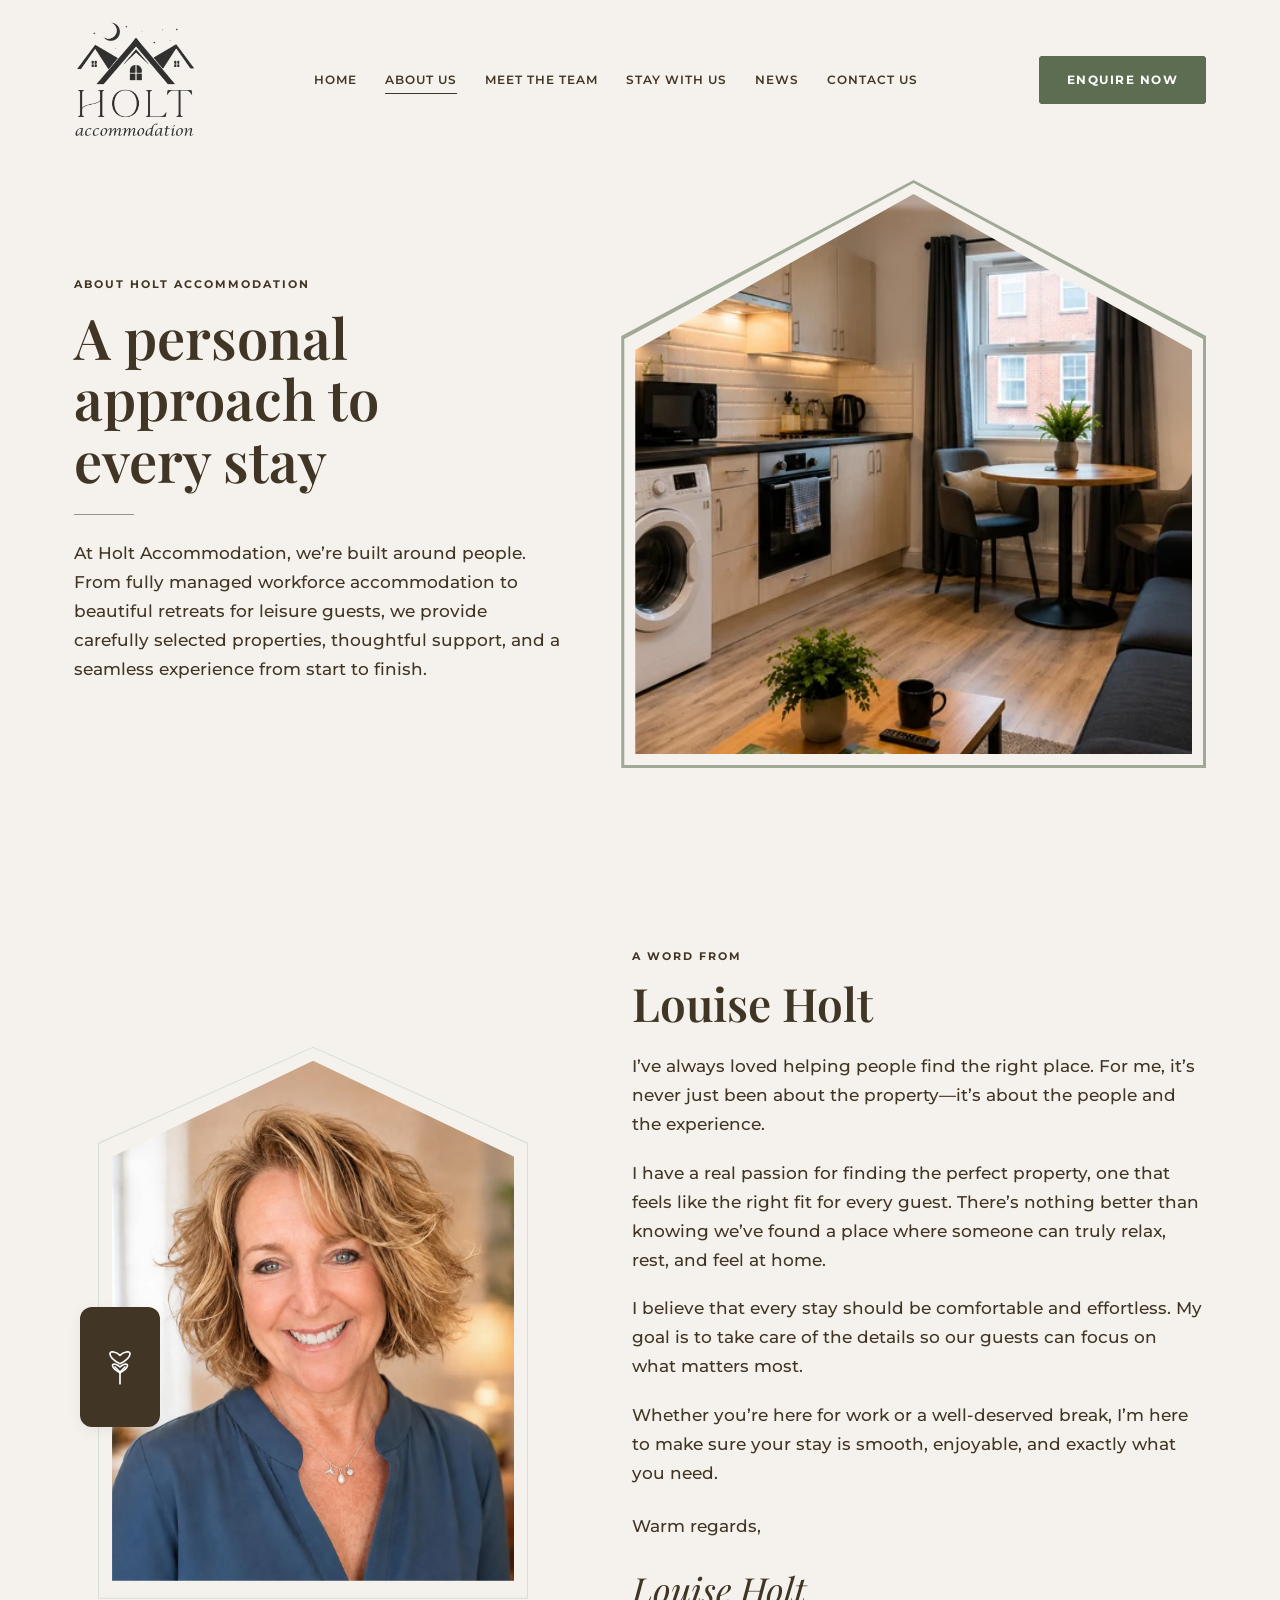
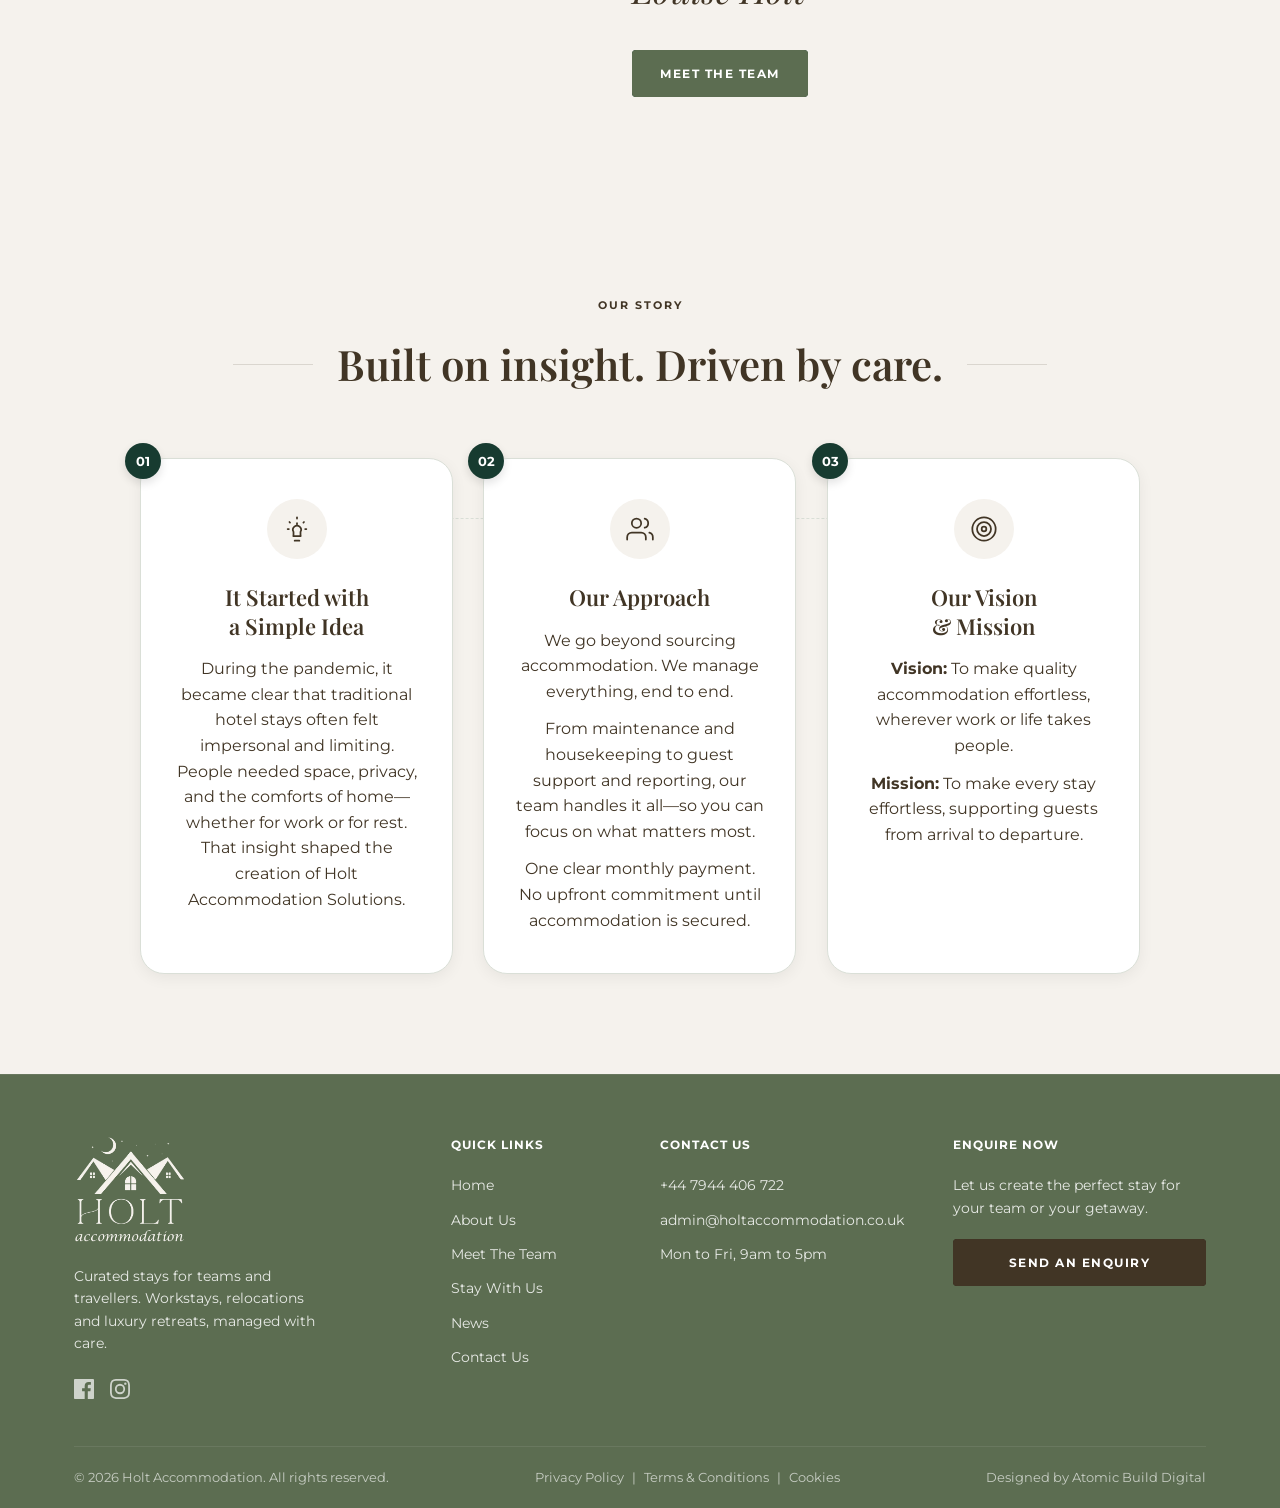
<file: aboutus.html>
<!DOCTYPE html>
<html lang="en">
<head>
    <meta charset="UTF-8">
    <meta name="viewport" content="width=device-width, initial-scale=1.0">
    <title>About Us | Holt Accommodation</title>
    <link rel="preconnect" href="https://fonts.googleapis.com">
    <link rel="preconnect" href="https://fonts.gstatic.com" crossorigin>
    <link href="https://fonts.googleapis.com/css2?family=Montserrat:wght@400;500;600;700&family=Playfair+Display:ital,wght@0,400;0,500;0,600;0,700;0,800;1,400;1,600&display=swap" rel="stylesheet">
    <link rel="stylesheet" href="styles.css">
</head>
<body class="aboutus-page">

    <header id="header" class="header">
        <div class="container header-container">
            <a href="index.html" class="logo">
                <img src="assets/images/logov1.webp" alt="Holt Accommodation Logo">
            </a>
            
            <nav class="nav-menu" id="navMenu">
                <ul class="nav-list">
                    <li><a href="index.html" class="nav-link">Home</a></li>
                    <li><a href="aboutus.html" class="nav-link active">About Us</a></li>
                    <li><a href="meettheteam.html" class="nav-link">Meet The Team</a></li>
                    <li class="nav-item-dropdown">
                        <a href="staywithus.html" class="nav-link" aria-haspopup="true" aria-expanded="false">Stay With Us</a>
                        <ul class="nav-dropdown">
                            <li><a href="corporatestays.html" class="nav-dropdown-link">Corporate Stays</a></li>
                            <li><a href="home4home.html" class="nav-dropdown-link">Home From Home</a></li>
                            <li><a href="luxury-retreat.html" class="nav-dropdown-link">The Old Rectory</a></li>
                        </ul>
                    </li>
                    <li><a href="news.html" class="nav-link">News</a></li>
                    <li><a href="contactus.html" class="nav-link">Contact Us</a></li>
                </ul>
                <a href="contactus.html" class="btn btn-olive mobile-enquire btn-pan-hover"><span>Enquire Now</span></a>
            </nav>
            
            <div class="header-right">
                <a href="contactus.html" class="btn btn-olive desktop-enquire btn-pan-hover"><span>Enquire Now</span></a>
                <button class="hamburger" id="hamburger" aria-label="Toggle Menu">
                    <span></span>
                    <span></span>
                    <span></span>
                </button>
            </div>
        </div>
    </header>

    <main>
        <section class="about-hero js-reveal">
            <div class="container about-hero-layout">
                
                <div class="about-hero-content stagger-1">
                    <span class="label text-grey">ABOUT HOLT ACCOMMODATION</span>
                    <h1 class="hero-main-title font-serif">
                        A personal<br>approach to<br><span class="text-terracotta">every stay</span>
                    </h1>
                    <div class="hero-short-line"></div>
                    <p class="body-text">At Holt Accommodation, we’re built around people. From fully managed workforce accommodation to beautiful retreats for leisure guests, we provide carefully selected properties, thoughtful support, and a seamless experience from start to finish.</p>
                </div>
                
                <div class="about-hero-image-wrapper stagger-2">
                    <img src="assets/images/aboutimagev2.webp" onerror="this.src='assets/images/idea 2.png'" alt="Beautiful interior living space" class="hero-arch-img">
                    
                    
                </div>

                <div class="hero-botanical-left">
                    <svg viewBox="0 0 150 300" fill="none" stroke="var(--olive)" stroke-width="1" opacity="0.15">
                        <path d="M0 300 Q60 150 150 0 M20 220 Q80 180 120 120 M0 180 Q60 120 90 80 M40 260 Q100 220 140 180" stroke-linecap="round" stroke-linejoin="round"/>
                        <path d="M70 140 C 80 120, 110 110, 120 120 C 110 140, 80 150, 70 140" fill="var(--olive)" opacity="0.1"/>
                        <path d="M30 200 C 40 180, 70 170, 80 180 C 70 200, 40 210, 30 200" fill="var(--olive)" opacity="0.1"/>
                    </svg>
                </div>

            </div>
        </section>

        <section class="about-louise js-reveal">
            <div class="container about-louise-layout">
                
                <div class="about-louise-image-col stagger-1">
                    <div class="louise-house-container">
                        <div class="louise-house-outline" aria-hidden="true"></div>
                        <img src="assets/images/Louise (1)v1.webp" onerror="this.src='assets/images/idea 2.png'" alt="Louise Holt" class="louise-img">
                        
                        <div class="louise-leaf-card js-reveal stagger-2">
                            <svg viewBox="0 0 24 24" fill="none" stroke="var(--white)" stroke-width="1" stroke-linecap="round" stroke-linejoin="round">
                                <path d="M12 22v-7l-3-3m3 3l3-3m-3-7c-2-2-6-3-6-1s2 4 6 6c4-2 6-4 6-6s-4-1-6 1z"></path>
                                <path d="M12 12c-1.5-1.5-4.5-2.5-4.5-1s1.5 3 4.5 4.5c3-1.5 4.5-3 4.5-4.5s-3-.5-4.5 1z"></path>
                            </svg>
                        </div>
                    </div>
                </div>

                <div class="about-louise-text-col stagger-3">
                    <span class="label text-grey">A WORD FROM</span>
                    <h2 class="section-title font-serif mb-6">Louise Holt</h2>
                    
                    <p class="body-text">I’ve always loved helping people find the right place. For me, it’s never just been about the property—it’s about the people and the experience.</p>
                    <p class="body-text">I have a real passion for finding the perfect property, one that feels like the right fit for every guest. There’s nothing better than knowing we’ve found a place where someone can truly relax, rest, and feel at home.</p>
                    <p class="body-text">I believe that every stay should be comfortable and effortless. My goal is to take care of the details so our guests can focus on what matters most.</p>
                    <p class="body-text mb-6">Whether you’re here for work or a well-deserved break, I’m here to make sure your stay is smooth, enjoyable, and exactly what you need.</p>
                    
                    <p class="body-text">Warm regards,</p>
                    <div class="louise-signature">Louise Holt</div>
                    
                    <div class="louise-buttons">
                        <a href="meettheteam.html" class="btn btn-olive btn-pan-hover"><span>Meet The Team</span></a>
                        
                    </div>
                </div>

                <div class="louise-botanical-right">
                    <svg viewBox="0 0 150 300" fill="none" stroke="var(--olive)" stroke-width="1" opacity="0.15">
                        <path d="M150 300 Q90 150 0 0 M130 220 Q70 180 30 120 M150 180 Q90 120 60 80 M110 260 Q50 220 10 180" stroke-linecap="round" stroke-linejoin="round"/>
                        <path d="M80 140 C 70 120, 40 110, 30 120 C 40 140, 70 150, 80 140" fill="var(--olive)" opacity="0.1"/>
                    </svg>
                </div>

            </div>
        </section>

        <section id="our-story" class="about-story js-reveal section-padding">
            <div class="container">
                <div class="story-header text-center stagger-1">
                    <span class="label text-grey">OUR STORY</span>
                    <div class="story-heading-wrap">
                        <span class="story-heading-line"></span>
                        <h2 class="font-serif story-main-heading">Built on insight. Driven by care.</h2>
                        <span class="story-heading-line"></span>
                    </div>
                </div>

                <div class="story-cards-container">
                    <div class="story-timeline-connector desktop-only"></div>
                    
                    <div class="story-cards-grid">
                        
                        <div class="story-card js-reveal stagger-2">
                            <div class="story-card-badge">01</div>
                            <div class="story-card-icon-wrap">
                                <svg viewBox="0 0 24 24" width="28" height="28" fill="none" stroke="currentColor" stroke-width="1.5" stroke-linecap="round" stroke-linejoin="round">
                                    <path d="M9 18h6"></path>
                                    <path d="M10 22h4"></path>
                                    <path d="M12 2v1"></path>
                                    <path d="M12 7v1"></path>
                                    <path d="M4 12h1"></path>
                                    <path d="M19 12h1"></path>
                                    <path d="M17.5 6.5l.5-.5"></path>
                                    <path d="M6 6.5l-.5-.5"></path>
                                    <path d="M15 18v-3.5a3.5 3.5 0 1 0-6 0V18"></path>
                                </svg>
                            </div>
                            <h3 class="font-serif story-card-title">It Started with<br>a Simple Idea</h3>
                            <p class="story-card-text">During the pandemic, it became clear that traditional hotel stays often felt impersonal and limiting. People needed space, privacy, and the comforts of home—whether for work or for rest. That insight shaped the creation of Holt Accommodation Solutions.</p>
                        </div>

                        <div class="story-card js-reveal stagger-3">
                            <div class="story-card-badge">02</div>
                            <div class="story-card-icon-wrap">
                                <svg viewBox="0 0 24 24" width="28" height="28" fill="none" stroke="currentColor" stroke-width="1.5" stroke-linecap="round" stroke-linejoin="round">
                                    <path d="M17 21v-2a4 4 0 0 0-4-4H5a4 4 0 0 0-4 4v2"></path>
                                    <circle cx="9" cy="7" r="4"></circle>
                                    <path d="M23 21v-2a4 4 0 0 0-3-3.87"></path>
                                    <path d="M16 3.13a4 4 0 0 1 0 7.75"></path>
                                </svg>
                            </div>
                            <h3 class="font-serif story-card-title">Our Approach</h3>
                            <p class="story-card-text">We go beyond sourcing accommodation. We manage everything, end to end.</p>
                            <p class="story-card-text">From maintenance and housekeeping to guest support and reporting, our team handles it all—so you can focus on what matters most.</p>
                            <p class="story-card-text">One clear monthly payment. No upfront commitment until accommodation is secured.</p>
                        </div>

                        <div class="story-card js-reveal stagger-4">
                            <div class="story-card-badge">03</div>
                            <div class="story-card-icon-wrap">
                                <svg viewBox="0 0 24 24" width="28" height="28" fill="none" stroke="currentColor" stroke-width="1.5" stroke-linecap="round" stroke-linejoin="round">
                                    <circle cx="12" cy="12" r="10"></circle>
                                    <circle cx="12" cy="12" r="6"></circle>
                                    <circle cx="12" cy="12" r="2"></circle>
                                </svg>
                            </div>
                            <h3 class="font-serif story-card-title">Our Vision<br>& Mission</h3>
                            <p class="story-card-text"><strong>Vision:</strong> To make quality accommodation effortless, wherever work or life takes people.</p>
                            <p class="story-card-text"><strong>Mission:</strong> To make every stay effortless, supporting guests from arrival to departure.</p>
                        </div>

                    </div>
                </div>
            </div>
        </section>

        

    </main>

    <footer id="contact" class="footer bg-olive text-white js-reveal">
        <div class="container">
            <div class="footer-grid">
                <div class="footer-col">
                    <img src="assets/images/logov1.webp" alt="Holt Accommodation Logo" class="footer-logo">
                    <p class="footer-desc">Curated stays for teams and travellers. Workstays, relocations and luxury retreats, managed with care.</p>
                    <div class="social-links">
                        <a href="https://www.facebook.com/holtaccommodationsolutionsltd/" target="_blank" rel="noopener noreferrer" aria-label="Holt Accommodation on Facebook"><svg viewBox="0 0 24 24" width="20" height="20"><path fill="currentColor" d="M22.675 0H1.325C.593 0 0 .593 0 1.325v21.351C0 23.407.593 24 1.325 24H12.82v-9.294H9.692v-3.622h3.128V8.413c0-3.1 1.893-4.788 4.659-4.788 1.325 0 2.463.099 2.795.143v3.24l-1.918.001c-1.504 0-1.795.715-1.795 1.763v2.313h3.587l-.467 3.622h-3.12V24h6.116c.73 0 1.323-.593 1.323-1.325V1.325C24 .593 23.407 0 22.675 0z"/></svg></a>
                        <a href="https://www.instagram.com/holtaccommodationsolutionsltd/" target="_blank" rel="noopener noreferrer" aria-label="Holt Accommodation on Instagram"><svg viewBox="0 0 24 24" width="20" height="20"><path fill="currentColor" d="M12 2.163c3.204 0 3.584.012 4.85.07 3.252.148 4.771 1.691 4.919 4.919.058 1.265.069 1.645.069 4.849 0 3.205-.012 3.584-.069 4.849-.149 3.225-1.664 4.771-4.919 4.919-1.266.058-1.644.07-4.85.07-3.204 0-3.584-.012-4.849-.07-3.26-.149-4.771-1.699-4.919-4.92-.058-1.265-.07-1.644-.07-4.849 0-3.204.013-3.583.07-4.849.149-3.227 1.664-4.771 4.919-4.919 1.266-.057 1.645-.069 4.849-.069zM12 0C8.741 0 8.333.014 7.053.072 2.695.272.273 2.69.073 7.052.014 8.333 0 8.741 0 12c0 3.259.014 3.668.072 4.948.2 4.358 2.618 6.78 6.98 6.98C8.333 23.986 8.741 24 12 24c3.259 0 3.668-.014 4.948-.072 4.354-.2 6.782-2.618 6.979-6.98.059-1.28.073-1.689.073-4.948 0-3.259-.014-3.667-.072-4.947-.196-4.354-2.617-6.78-6.979-6.98C15.668.014 15.259 0 12 0zm0 5.838a6.162 6.162 0 100 12.324 6.162 6.162 0 000-12.324zM12 16a4 4 0 110-8 4 4 0 010 8zm6.406-11.845a1.44 1.44 0 100 2.881 1.44 1.44 0 000-2.881z"/></svg></a>
                    </div>
                </div>

                <div class="footer-col">
                    <h4 class="footer-heading">Quick Links</h4>
                    <ul class="footer-links">
                        <li><a href="index.html">Home</a></li>
                        <li><a href="aboutus.html">About Us</a></li>
                        <li><a href="meettheteam.html">Meet The Team</a></li>
                        <li><a href="staywithus.html">Stay With Us</a></li>
                        <li><a href="news.html">News</a></li>
                        <li><a href="contactus.html">Contact Us</a></li>
                    </ul>
                </div>

                <div class="footer-col">
                    <h4 class="footer-heading">Contact Us</h4>
                    <ul class="footer-contact">
                        <li>+44 7944 406 722</li>
                        <li>admin@holtaccommodation.co.uk</li>
                        <li>Mon to Fri, 9am to 5pm</li>
                    </ul>
                </div>

                <div class="footer-col" id="enquire">
                    <h4 class="footer-heading">Enquire Now</h4>
                    <p class="footer-text">Let us create the perfect stay for your team or your getaway.</p>
                    <a href="contactus.html" class="btn btn-terracotta btn-full footer-enquire-btn btn-pan-hover"><span>Send An Enquiry</span></a>
                </div>
            </div>

            <div class="footer-bottom">
                <p>&copy; 2026 Holt Accommodation. All rights reserved.</p>
                <p class="footer-legal">
                    <!-- TODO: link to real Privacy / Terms / Cookies pages once created -->
                    <a href="#">Privacy Policy</a> |
                    <a href="#">Terms &amp; Conditions</a> |
                    <a href="#">Cookies</a>
                </p>
                <p>Designed by Atomic Build Digital</p>
            </div>
        </div>
    </footer>

    <script src="script.js"></script>
</body>
</html>
</file>
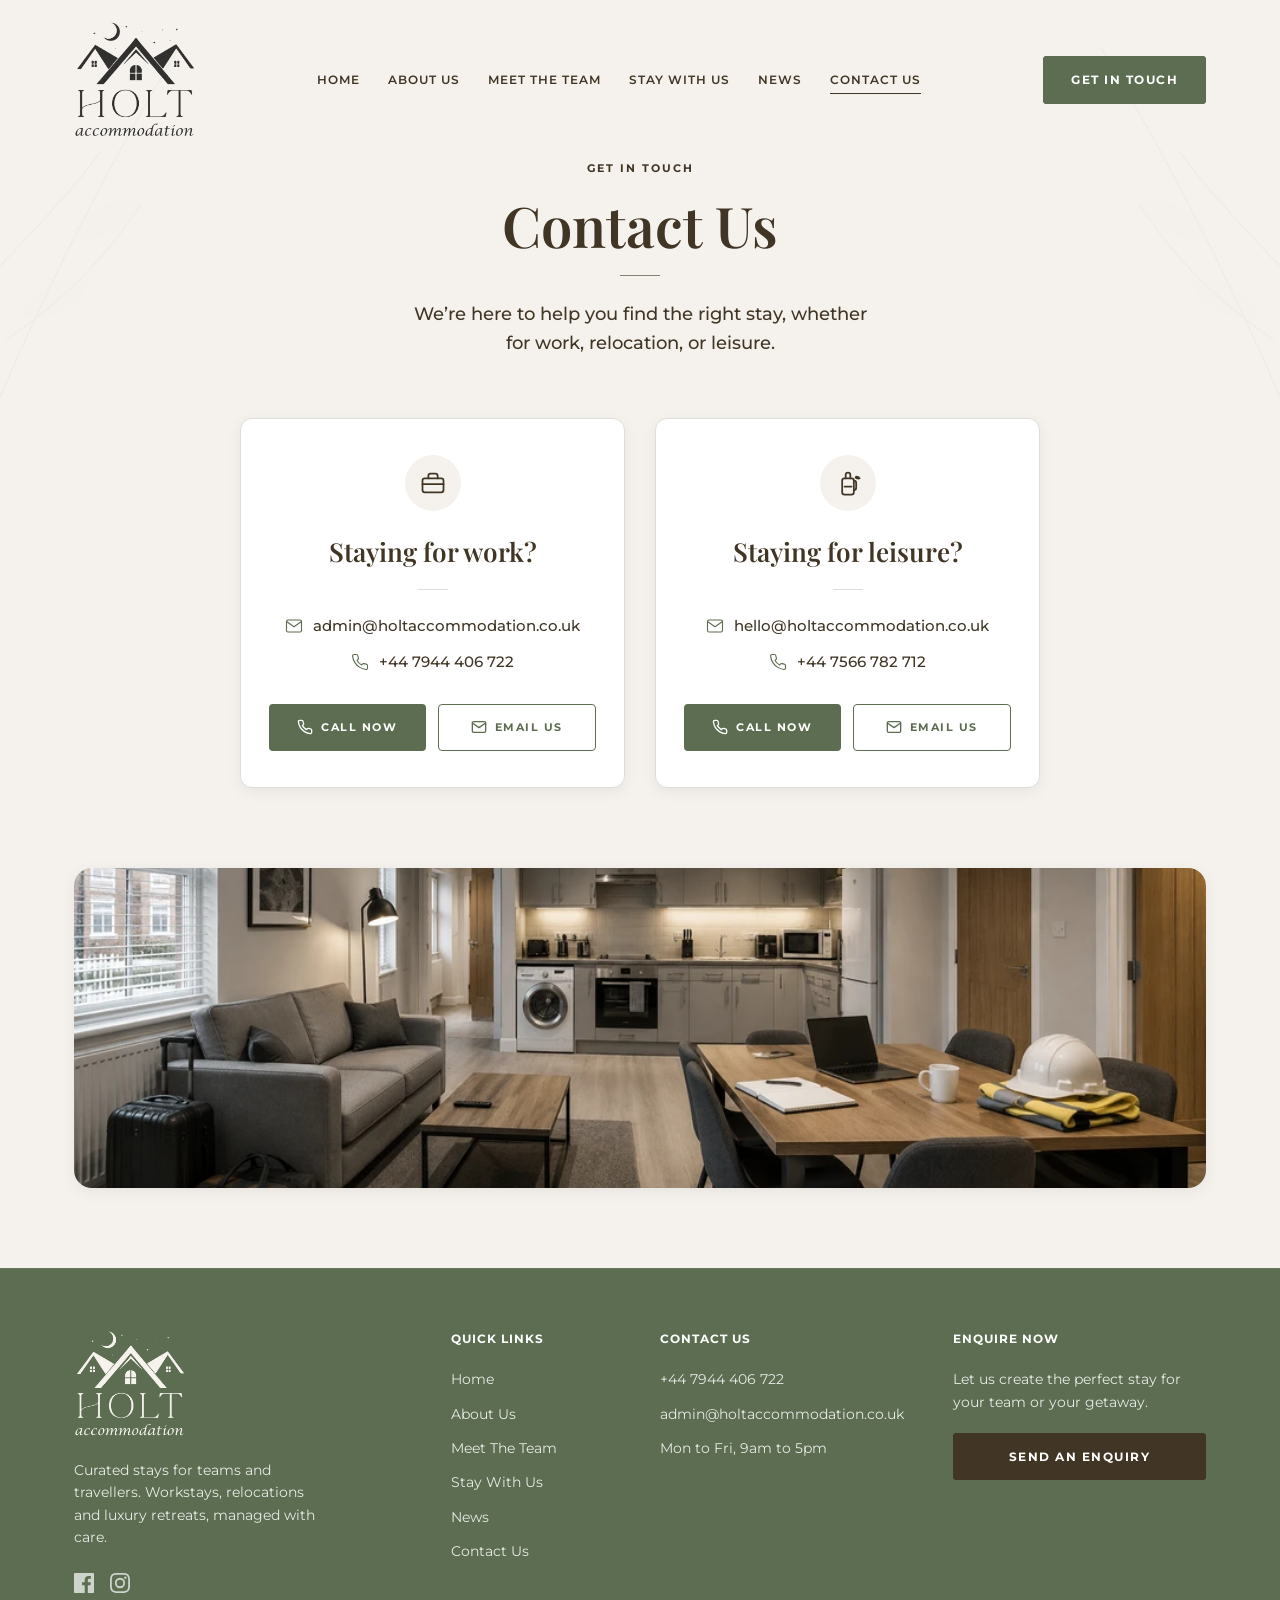
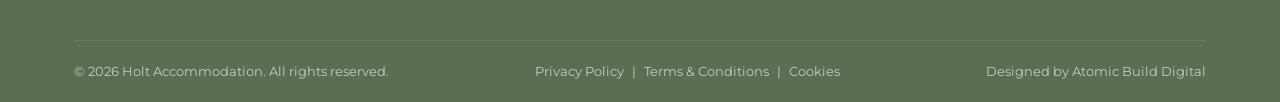
<file: contactus.html>
<!DOCTYPE html>
<html lang="en">
<head>
    <meta charset="UTF-8">
    <meta name="viewport" content="width=device-width, initial-scale=1.0">
    <title>Contact Us | Holt Accommodation</title>
    <link rel="preconnect" href="https://fonts.googleapis.com">
    <link rel="preconnect" href="https://fonts.gstatic.com" crossorigin>
    <link href="https://fonts.googleapis.com/css2?family=Montserrat:wght@400;500;600;700&family=Playfair+Display:ital,wght@0,400;0,500;0,600;0,700;0,800;1,400;1,600&display=swap" rel="stylesheet">
    <link rel="stylesheet" href="styles.css">
</head>
<body class="contact-page">

    <header id="header" class="header">
        <div class="container header-container">
            <a href="index.html" class="logo">
                <img src="assets/images/logov1.webp" alt="Holt Accommodation Logo">
            </a>
            
            <nav class="nav-menu" id="navMenu">
                <ul class="nav-list">
                    <li><a href="index.html" class="nav-link">Home</a></li>
                    <li><a href="aboutus.html" class="nav-link">About Us</a></li>
                    <li><a href="meettheteam.html" class="nav-link">Meet The Team</a></li>
                    <li class="nav-item-dropdown">
                        <a href="staywithus.html" class="nav-link" aria-haspopup="true" aria-expanded="false">Stay With Us</a>
                        <ul class="nav-dropdown">
                            <li><a href="corporatestays.html" class="nav-dropdown-link">Corporate Stays</a></li>
                            <li><a href="home4home.html" class="nav-dropdown-link">Home From Home</a></li>
                            <li><a href="luxury-retreat.html" class="nav-dropdown-link">The Old Rectory</a></li>
                        </ul>
                    </li>
                    <li><a href="news.html" class="nav-link">News</a></li>
                    <li><a href="contactus.html" class="nav-link active">Contact Us</a></li>
                </ul>
                <a href="contactus.html" class="btn btn-olive mobile-enquire btn-pan-hover"><span>GET IN TOUCH</span></a>
            </nav>
            
            <div class="header-right">
                <a href="contactus.html" class="btn btn-olive desktop-enquire btn-pan-hover"><span>GET IN TOUCH</span></a>
                <button class="hamburger" id="hamburger" aria-label="Toggle Menu">
                    <span></span>
                    <span></span>
                    <span></span>
                </button>
            </div>
        </div>
    </header>

    <main>
        <section class="contact-hero section-padding">
            <div class="contact-botanical contact-botanical-left">
                <svg viewBox="0 0 150 300" fill="none" stroke="var(--beige)" stroke-width="1" opacity="0.3">
                    <path d="M0 300 Q60 150 150 0 M20 220 Q80 180 120 120 M0 180 Q60 120 90 80" stroke-linecap="round" stroke-linejoin="round"/>
                    <path d="M70 140 C 80 120, 110 110, 120 120 C 110 140, 80 150, 70 140" fill="var(--beige)" opacity="0.15"/>
                    <path d="M30 200 C 40 180, 70 170, 80 180 C 70 200, 40 210, 30 200" fill="var(--beige)" opacity="0.15"/>
                </svg>
            </div>
            
            <div class="contact-botanical contact-botanical-right">
                <svg viewBox="0 0 150 300" fill="none" stroke="var(--beige)" stroke-width="1" opacity="0.3">
                    <path d="M150 300 Q90 150 0 0 M130 220 Q70 180 30 120 M150 180 Q90 120 60 80" stroke-linecap="round" stroke-linejoin="round"/>
                    <path d="M80 140 C 70 120, 40 110, 30 120 C 40 140, 70 150, 80 140" fill="var(--beige)" opacity="0.15"/>
                    <path d="M120 200 C 110 180, 80 170, 70 180 C 80 200, 110 210, 120 200" fill="var(--beige)" opacity="0.15"/>
                </svg>
            </div>

            <div class="container contact-hero-content text-center js-reveal stagger-1">
                <span class="contact-label">GET IN TOUCH</span>
                <h1 class="contact-title font-serif">Contact Us</h1>
                
                <div class="contact-hero-divider"></div>
                
                <p class="contact-subtitle body-text">We’re here to help you find the right stay, whether for work, relocation, or leisure.</p>
            </div>
        </section>

        <section class="contact-cards-section">
            <div class="container">
                <div class="contact-cards-grid">
                    
                    <div class="contact-card js-reveal stagger-2" tabindex="0">
                        <div class="contact-card-icon">
                            <svg viewBox="0 0 24 24" width="28" height="28" fill="none" stroke="currentColor" stroke-width="1.5" stroke-linecap="round" stroke-linejoin="round">
                                <rect x="3" y="8" width="18" height="12" rx="2" ry="2"></rect>
                                <path d="M8 8V6a2 2 0 0 1 2-2h4a2 2 0 0 1 2 2v2"></path>
                                <line x1="3" y1="13" x2="21" y2="13"></line>
                            </svg>
                        </div>
                        <h2 class="contact-card-title font-serif">Staying for work?</h2>
                        
                        <div class="contact-card-divider"></div>

                        <div class="contact-info-list">
                            <div class="contact-info-item">
                                <svg viewBox="0 0 24 24" width="18" height="18" fill="none" stroke="var(--olive)" stroke-width="1.5" stroke-linecap="round" stroke-linejoin="round">
                                    <path d="M4 4h16c1.1 0 2 .9 2 2v12c0 1.1-.9 2-2 2H4c-1.1 0-2-.9-2-2V6c0-1.1.9-2 2-2z"></path>
                                    <polyline points="22,6 12,13 2,6"></polyline>
                                </svg>
                                <span>admin@holtaccommodation.co.uk</span>
                            </div>
                            <div class="contact-info-item">
                                <svg viewBox="0 0 24 24" width="18" height="18" fill="none" stroke="var(--olive)" stroke-width="1.5" stroke-linecap="round" stroke-linejoin="round">
                                    <path d="M22 16.92v3a2 2 0 0 1-2.18 2 19.79 19.79 0 0 1-8.63-3.07 19.5 19.5 0 0 1-6-6 19.79 19.79 0 0 1-3.07-8.67A2 2 0 0 1 4.11 2h3a2 2 0 0 1 2 1.72 12.84 12.84 0 0 0 .7 2.81 2 2 0 0 1-.45 2.11L8.09 9.91a16 16 0 0 0 6 6l1.27-1.27a2 2 0 0 1 2.11-.45 12.84 12.84 0 0 0 2.81.7A2 2 0 0 1 22 16.92z"></path>
                                </svg>
                                <span>+44 7944 406 722</span>
                            </div>
                        </div>

                        <div class="contact-btn-group">
                            <a href="tel:+447944406722" class="btn contact-btn-solid">
                                <svg viewBox="0 0 24 24" width="16" height="16" fill="none" stroke="currentColor" stroke-width="2" stroke-linecap="round" stroke-linejoin="round"><path d="M22 16.92v3a2 2 0 0 1-2.18 2 19.79 19.79 0 0 1-8.63-3.07 19.5 19.5 0 0 1-6-6 19.79 19.79 0 0 1-3.07-8.67A2 2 0 0 1 4.11 2h3a2 2 0 0 1 2 1.72 12.84 12.84 0 0 0 .7 2.81 2 2 0 0 1-.45 2.11L8.09 9.91a16 16 0 0 0 6 6l1.27-1.27a2 2 0 0 1 2.11-.45 12.84 12.84 0 0 0 2.81.7A2 2 0 0 1 22 16.92z"></path></svg>
                                CALL NOW
                            </a>
                            <a href="mailto:admin@holtaccommodation.co.uk?subject=Work stay enquiry" class="btn contact-btn-outline">
                                <svg viewBox="0 0 24 24" width="16" height="16" fill="none" stroke="currentColor" stroke-width="2" stroke-linecap="round" stroke-linejoin="round"><path d="M4 4h16c1.1 0 2 .9 2 2v12c0 1.1-.9 2-2 2H4c-1.1 0-2-.9-2-2V6c0-1.1.9-2 2-2z"></path><polyline points="22,6 12,13 2,6"></polyline></svg>
                                EMAIL US
                            </a>
                        </div>
                    </div>

                    <div class="contact-card js-reveal stagger-3" tabindex="0">
                        <div class="contact-card-icon">
                            <svg viewBox="0 0 24 24" width="28" height="28" fill="none" stroke="currentColor" stroke-width="1.5" stroke-linecap="round" stroke-linejoin="round">
                                <rect x="7" y="8" width="10" height="14" rx="2" ry="2"></rect>
                                <path d="M10 8V5a2 2 0 0 1 2-2v0a2 2 0 0 1 2 2v3"></path>
                                <path d="M15 15H9"></path>
                                <path d="M17 18a2 2 0 0 0 2-2v-4a2 2 0 0 0-2-2"></path>
                                <path d="M18.5 7.5 C19.5 8 21 8.5 22 8 C21.5 7 20 6.5 19 6.5 Z"></path>
                            </svg>
                        </div>
                        <h2 class="contact-card-title font-serif">Staying for leisure?</h2>
                        
                        <div class="contact-card-divider"></div>

                        <div class="contact-info-list">
                            <div class="contact-info-item">
                                <svg viewBox="0 0 24 24" width="18" height="18" fill="none" stroke="var(--olive)" stroke-width="1.5" stroke-linecap="round" stroke-linejoin="round">
                                    <path d="M4 4h16c1.1 0 2 .9 2 2v12c0 1.1-.9 2-2 2H4c-1.1 0-2-.9-2-2V6c0-1.1.9-2 2-2z"></path>
                                    <polyline points="22,6 12,13 2,6"></polyline>
                                </svg>
                                <span>hello@holtaccommodation.co.uk</span>
                            </div>
                            <div class="contact-info-item">
                                <svg viewBox="0 0 24 24" width="18" height="18" fill="none" stroke="var(--olive)" stroke-width="1.5" stroke-linecap="round" stroke-linejoin="round">
                                    <path d="M22 16.92v3a2 2 0 0 1-2.18 2 19.79 19.79 0 0 1-8.63-3.07 19.5 19.5 0 0 1-6-6 19.79 19.79 0 0 1-3.07-8.67A2 2 0 0 1 4.11 2h3a2 2 0 0 1 2 1.72 12.84 12.84 0 0 0 .7 2.81 2 2 0 0 1-.45 2.11L8.09 9.91a16 16 0 0 0 6 6l1.27-1.27a2 2 0 0 1 2.11-.45 12.84 12.84 0 0 0 2.81.7A2 2 0 0 1 22 16.92z"></path>
                                </svg>
                                <span>+44 7566 782 712</span>
                            </div>
                        </div>

                        <div class="contact-btn-group">
                            <a href="tel:+447566782712" class="btn contact-btn-solid">
                                <svg viewBox="0 0 24 24" width="16" height="16" fill="none" stroke="currentColor" stroke-width="2" stroke-linecap="round" stroke-linejoin="round"><path d="M22 16.92v3a2 2 0 0 1-2.18 2 19.79 19.79 0 0 1-8.63-3.07 19.5 19.5 0 0 1-6-6 19.79 19.79 0 0 1-3.07-8.67A2 2 0 0 1 4.11 2h3a2 2 0 0 1 2 1.72 12.84 12.84 0 0 0 .7 2.81 2 2 0 0 1-.45 2.11L8.09 9.91a16 16 0 0 0 6 6l1.27-1.27a2 2 0 0 1 2.11-.45 12.84 12.84 0 0 0 2.81.7A2 2 0 0 1 22 16.92z"></path></svg>
                                CALL NOW
                            </a>
                            <a href="mailto:hello@holtaccommodation.co.uk?subject=Leisure stay enquiry" class="btn contact-btn-outline">
                                <svg viewBox="0 0 24 24" width="16" height="16" fill="none" stroke="currentColor" stroke-width="2" stroke-linecap="round" stroke-linejoin="round"><path d="M4 4h16c1.1 0 2 .9 2 2v12c0 1.1-.9 2-2 2H4c-1.1 0-2-.9-2-2V6c0-1.1.9-2 2-2z"></path><polyline points="22,6 12,13 2,6"></polyline></svg>
                                EMAIL US
                            </a>
                        </div>
                    </div>

                </div>
            </div>
        </section>

        <section class="contact-image-section section-padding js-reveal">
            <div class="container">
                <div class="contact-image-wrapper">
                    <img src="assets/images/contactusbg.webp" onerror="this.src='assets/images/idea 2.png'" alt="Luxurious stay with Holt Accommodation">
                </div>
            </div>
        </section>
    </main>

    <footer id="contact" class="footer bg-olive text-white js-reveal">
        <div class="container">
            <div class="footer-grid">
                <div class="footer-col">
                    <img src="assets/images/logov1.webp" alt="Holt Accommodation Logo" class="footer-logo">
                    <p class="footer-desc">Curated stays for teams and travellers. Workstays, relocations and luxury retreats, managed with care.</p>
                    <div class="social-links">
                        <a href="https://www.facebook.com/holtaccommodationsolutionsltd/" target="_blank" rel="noopener noreferrer" aria-label="Holt Accommodation on Facebook"><svg viewBox="0 0 24 24" width="20" height="20"><path fill="currentColor" d="M22.675 0H1.325C.593 0 0 .593 0 1.325v21.351C0 23.407.593 24 1.325 24H12.82v-9.294H9.692v-3.622h3.128V8.413c0-3.1 1.893-4.788 4.659-4.788 1.325 0 2.463.099 2.795.143v3.24l-1.918.001c-1.504 0-1.795.715-1.795 1.763v2.313h3.587l-.467 3.622h-3.12V24h6.116c.73 0 1.323-.593 1.323-1.325V1.325C24 .593 23.407 0 22.675 0z"/></svg></a>
                        <a href="https://www.instagram.com/holtaccommodationsolutionsltd/" target="_blank" rel="noopener noreferrer" aria-label="Holt Accommodation on Instagram"><svg viewBox="0 0 24 24" width="20" height="20"><path fill="currentColor" d="M12 2.163c3.204 0 3.584.012 4.85.07 3.252.148 4.771 1.691 4.919 4.919.058 1.265.069 1.645.069 4.849 0 3.205-.012 3.584-.069 4.849-.149 3.225-1.664 4.771-4.919 4.919-1.266.058-1.644.07-4.85.07-3.204 0-3.584-.012-4.849-.07-3.26-.149-4.771-1.699-4.919-4.92-.058-1.265-.07-1.644-.07-4.849 0-3.204.013-3.583.07-4.849.149-3.227 1.664-4.771 4.919-4.919 1.266-.057 1.645-.069 4.849-.069zM12 0C8.741 0 8.333.014 7.053.072 2.695.272.273 2.69.073 7.052.014 8.333 0 8.741 0 12c0 3.259.014 3.668.072 4.948.2 4.358 2.618 6.78 6.98 6.98C8.333 23.986 8.741 24 12 24c3.259 0 3.668-.014 4.948-.072 4.354-.2 6.782-2.618 6.979-6.98.059-1.28.073-1.689.073-4.948 0-3.259-.014-3.667-.072-4.947-.196-4.354-2.617-6.78-6.979-6.98C15.668.014 15.259 0 12 0zm0 5.838a6.162 6.162 0 100 12.324 6.162 6.162 0 000-12.324zM12 16a4 4 0 110-8 4 4 0 010 8zm6.406-11.845a1.44 1.44 0 100 2.881 1.44 1.44 0 000-2.881z"/></svg></a>
                    </div>
                </div>

                <div class="footer-col">
                    <h4 class="footer-heading">Quick Links</h4>
                    <ul class="footer-links">
                        <li><a href="index.html">Home</a></li>
                        <li><a href="aboutus.html">About Us</a></li>
                        <li><a href="meettheteam.html">Meet The Team</a></li>
                        <li><a href="staywithus.html">Stay With Us</a></li>
                        <li><a href="news.html">News</a></li>
                        <li><a href="contactus.html">Contact Us</a></li>
                    </ul>
                </div>

                <div class="footer-col">
                    <h4 class="footer-heading">Contact Us</h4>
                    <ul class="footer-contact">
                        <li>+44 7944 406 722</li>
                        <li>admin@holtaccommodation.co.uk</li>
                        <li>Mon to Fri, 9am to 5pm</li>
                    </ul>
                </div>

                <div class="footer-col" id="enquire">
                    <h4 class="footer-heading">Enquire Now</h4>
                    <p class="footer-text">Let us create the perfect stay for your team or your getaway.</p>
                    <a href="contactus.html" class="btn btn-terracotta btn-full footer-enquire-btn btn-pan-hover"><span>Send An Enquiry</span></a>
                </div>
            </div>

            <div class="footer-bottom">
                <p>&copy; 2026 Holt Accommodation. All rights reserved.</p>
                <p class="footer-legal">
                    <!-- TODO: link to real Privacy / Terms / Cookies pages once created -->
                    <a href="#">Privacy Policy</a> |
                    <a href="#">Terms &amp; Conditions</a> |
                    <a href="#">Cookies</a>
                </p>
                <p>Designed by Atomic Build Digital</p>
            </div>
        </div>
    </footer>

    <script src="script.js"></script>
</body>
</html>
</file>
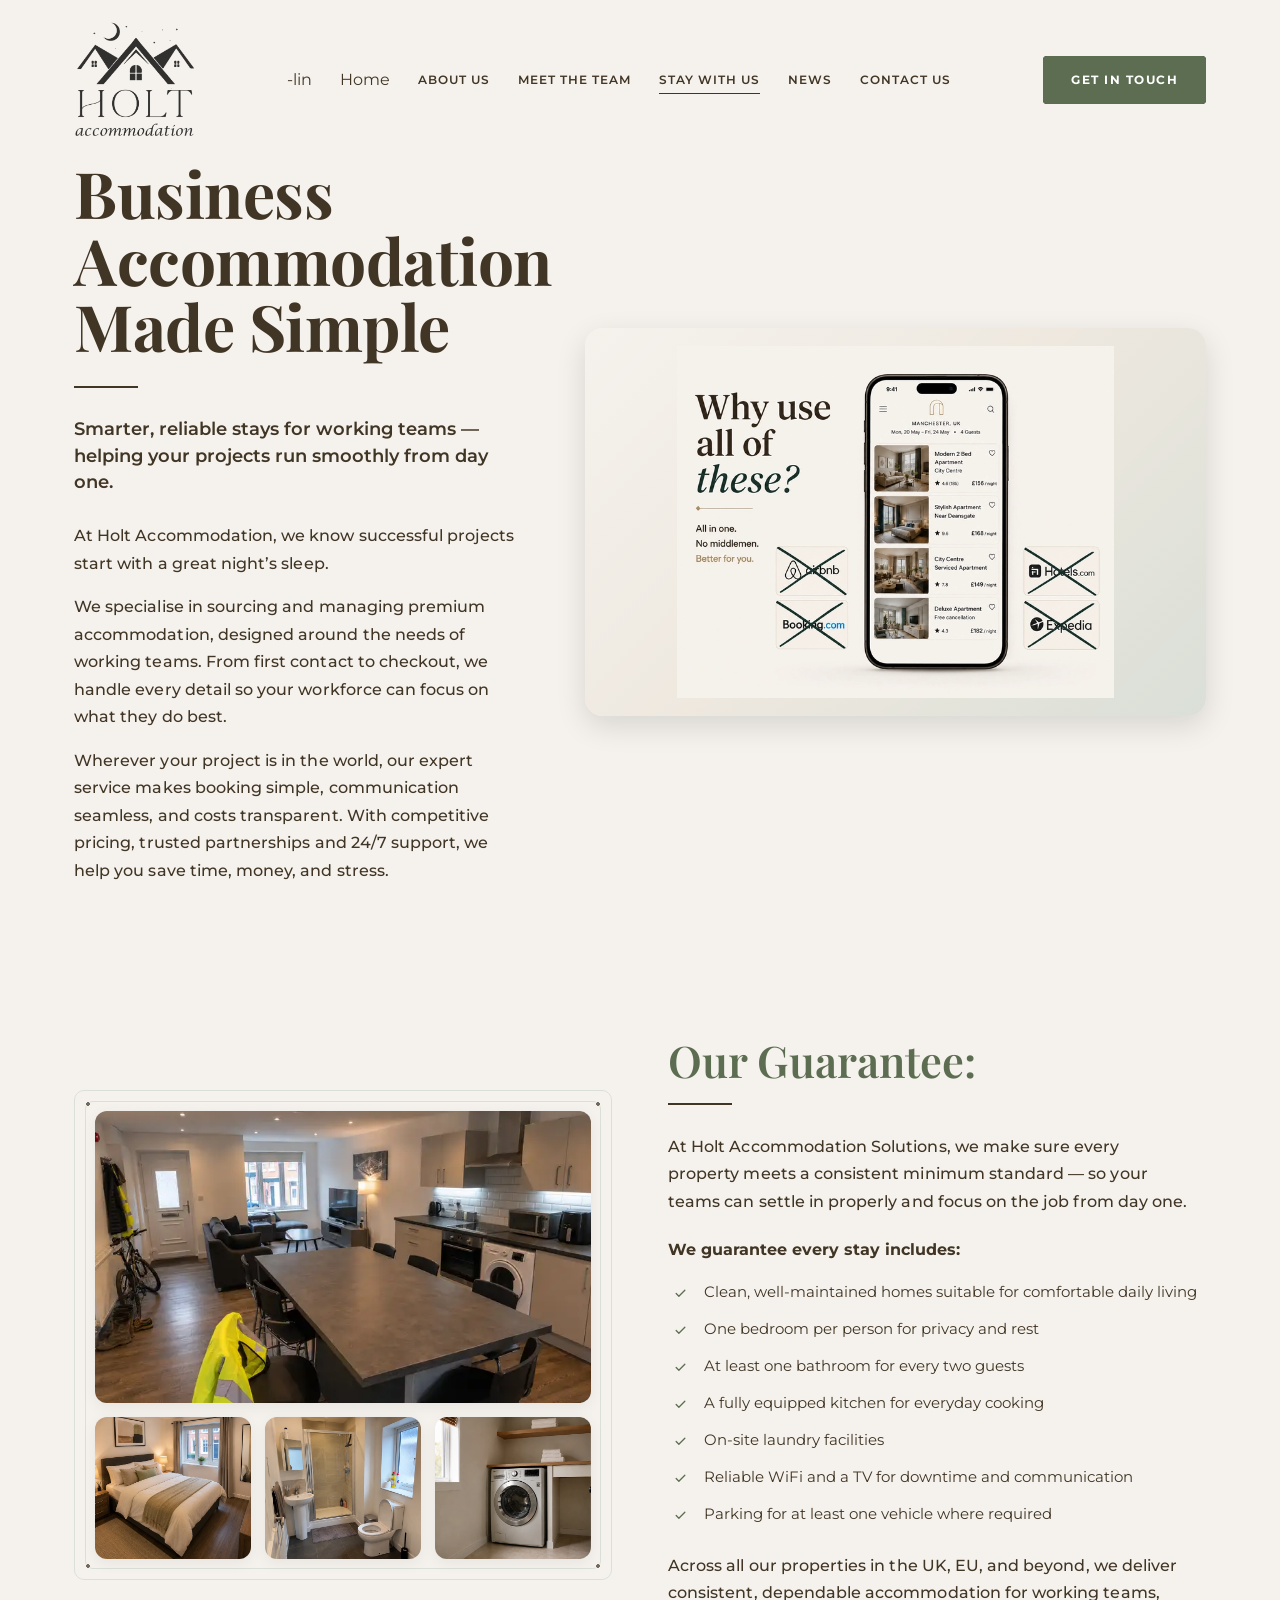
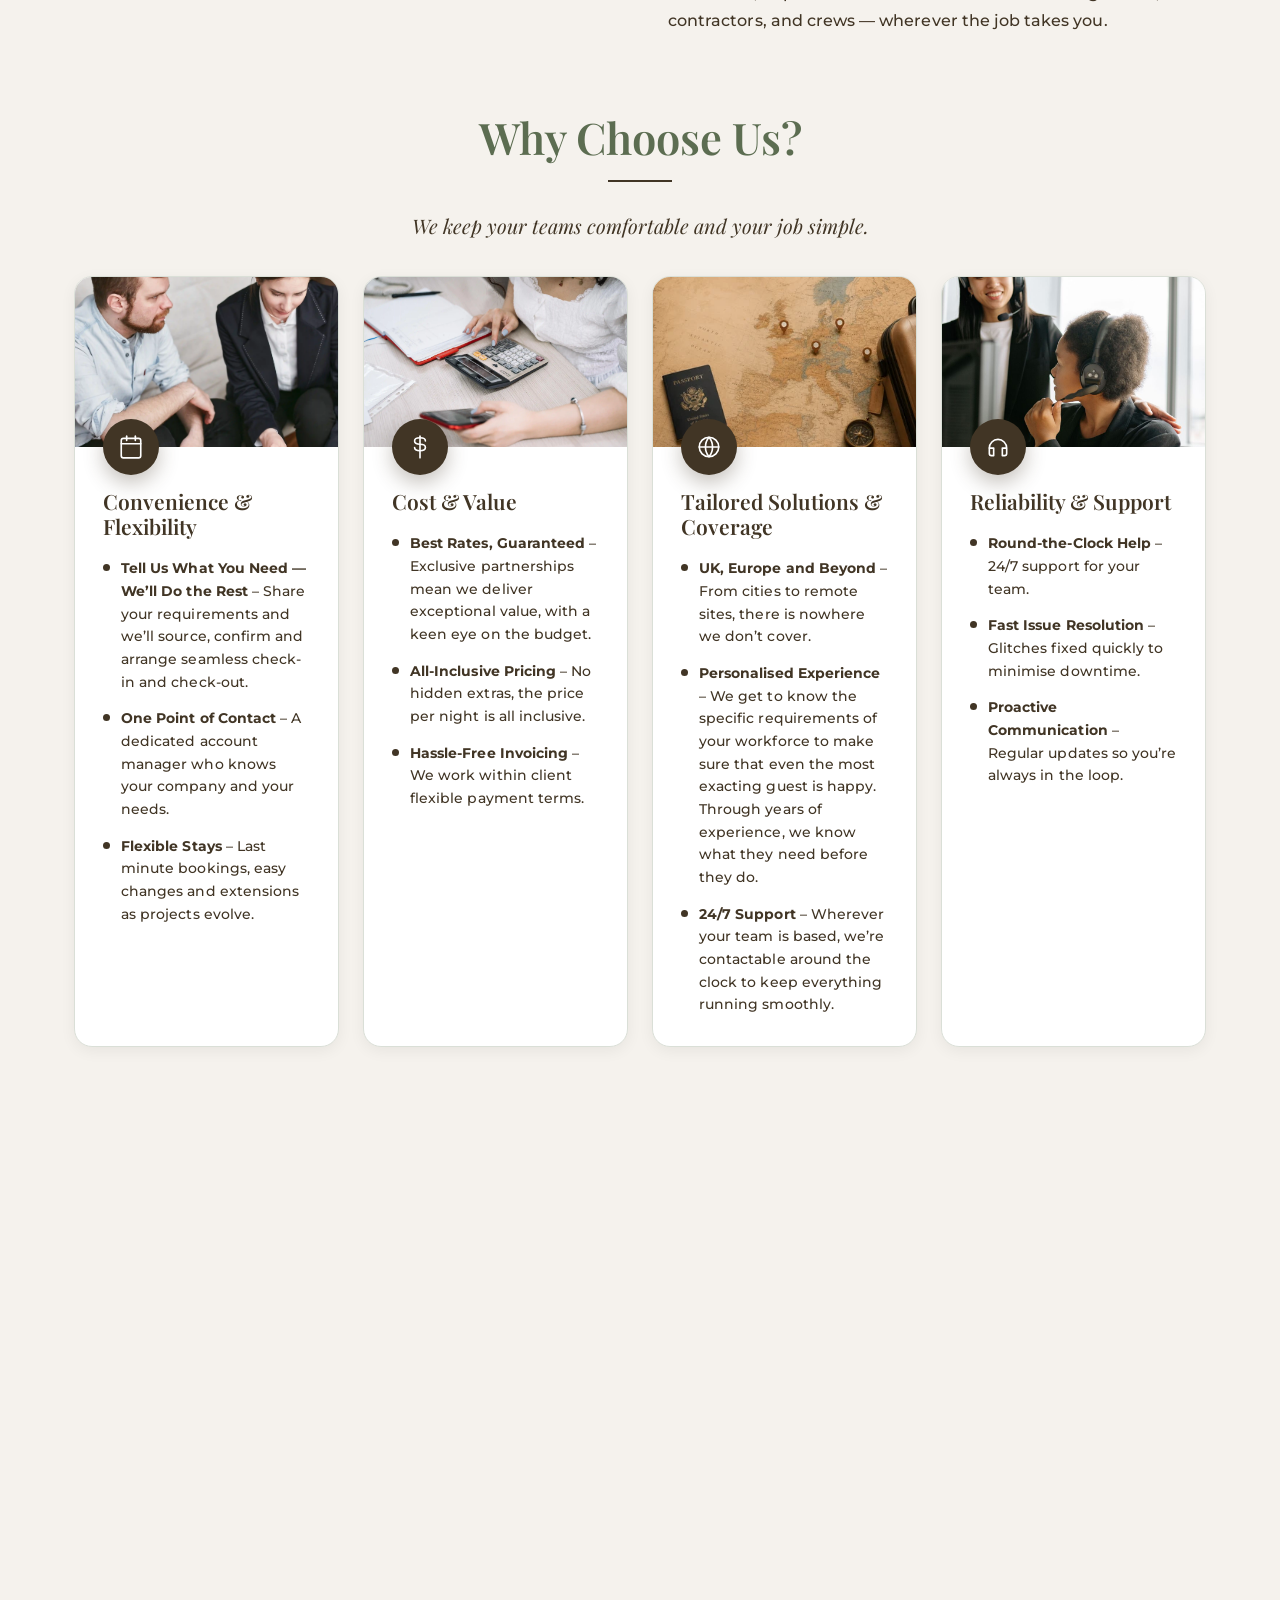
<file: corporatestays.html>
<!DOCTYPE html>
<html lang="en">
<head>
    <meta charset="UTF-8">
    <meta name="viewport" content="width=device-width, initial-scale=1.0">
    <title>Corporate Stays - Holt Accommodation</title>
    <link rel="preconnect" href="https://fonts.googleapis.com">
    <link rel="preconnect" href="https://fonts.gstatic.com" crossorigin>
    <link href="https://fonts.googleapis.com/css2?family=Montserrat:wght@400;500;600;700&family=Playfair+Display:ital,wght@0,400;0,500;0,600;0,700;0,800;1,400;1,600&display=swap" rel="stylesheet">
    <link rel="stylesheet" href="styles.css">
</head>
<body class="corporate-stays-page">

    <header id="header" class="header staywithus-header">
        <div class="container header-container">
            <a href="index.html" class="logo">
                <img src="assets/images/logov1.webp" alt="Holt Accommodation Logo">
            </a>
            
            <nav class="nav-menu" id="navMenu">
                <ul class="nav-list">-lin
                    <li><a href="index.html" class="navk">Home</a></li>
                    <li><a href="aboutus.html" class="nav-link">About Us</a></li>
                    <li><a href="meettheteam.html" class="nav-link">Meet The Team</a></li>
                    <li class="nav-item-dropdown">
                        <a href="staywithus.html" class="nav-link active" aria-haspopup="true" aria-expanded="false">Stay With Us</a>
                        <ul class="nav-dropdown">
                            <li><a href="corporatestays.html" class="nav-dropdown-link">Corporate Stays</a></li>
                            <li><a href="home4home.html" class="nav-dropdown-link">Home From Home</a></li>
                            <li><a href="luxury-retreat.html" class="nav-dropdown-link">The Old Rectory</a></li>
                        </ul>
                    </li>
                    <li><a href="news.html" class="nav-link">News</a></li>
                    <li><a href="contactus.html" class="nav-link">Contact Us</a></li>
                </ul>
                <a href="contactus.html" class="btn btn-olive mobile-enquire btn-pan-hover"><span>Get In Touch</span></a>
            </nav>
            
            <div class="header-right">
                <a href="contactus.html" class="btn btn-olive desktop-enquire btn-pan-hover"><span>Get In Touch</span></a>
                <button class="hamburger staywithus-hamburger" id="hamburger" aria-label="Toggle Menu">
                    <span></span>
                    <span></span>
                    <span></span>
                </button>
            </div>
        </div>
    </header>

    <main>
        <!-- ============================ HERO ============================ -->
        <section class="corp-hero js-reveal">
            <div class="container">
                <div class="corp-hero-grid">

                    <!-- Left: editorial copy -->
                    <div class="corp-hero-copy fade-in stagger-1">
                        <h1 class="corp-hero-title">Business<br>Accommodation<br>Made Simple</h1>
                        <span class="corp-rule" aria-hidden="true"></span>
                        <p class="corp-hero-lede">Smarter, reliable stays for working teams &mdash; helping your projects run smoothly from day one.</p>
                        <div class="corp-hero-body">
                            <p>At Holt Accommodation, we know successful projects start with a great night&rsquo;s sleep.</p>
                            <p>We specialise in sourcing and managing premium accommodation, designed around the needs of working teams. From first contact to checkout, we handle every detail so your workforce can focus on what they do best.</p>
                            <p>Wherever your project is in the world, our expert service makes booking simple, communication seamless, and costs transparent. With competitive pricing, trusted partnerships and 24/7 support, we help you save time, money, and stress.</p>
                        </div>
                    </div>

                    <!-- Right: single hero image -->
                    <div class="corp-hero-visual fade-in stagger-2">
                        <figure class="corp-hero-image">
                            <!-- Replace this src with your chosen picture when you have it -->
                            <img src="assets/images/phoneman.webp" alt="A phone surrounded by multiple booking-site apps" loading="lazy" onerror="this.style.display='none'">
                            <span class="corp-photo-fallback">Booking made simple</span>
                        </figure>
                    </div>

                </div>
            </div>
        </section>

        <!-- ========================= OUR GUARANTEE ========================= -->
        <section class="corp-guarantee section-padding js-reveal">
            <div class="container">
                <div class="corp-guarantee-grid">

                    <!-- Left: image collage -->
                    <div class="corp-collage fade-in stagger-1">
                        <div class="corp-collage-main corp-photo">
                            <img src="assets/images/newbuskitchen.webp" alt="Modern, fully equipped kitchen and dining space" loading="lazy" onerror="this.style.display='none'">
                            <span class="corp-photo-fallback">Kitchen &amp; dining</span>
                        </div>
                        <div class="corp-collage-row">
                            <div class="corp-collage-cell corp-photo">
                                <img src="assets/images/bedroompic.webp" alt="Comfortable private bedroom" loading="lazy" onerror="this.style.display='none'">
                                <span class="corp-photo-fallback">Bedroom</span>
                            </div>
                            <div class="corp-collage-cell corp-photo">
                                <img src="assets/images/bathroomimage.webp" alt="Clean modern bathroom" loading="lazy" onerror="this.style.display='none'">
                                <span class="corp-photo-fallback">Bathroom</span>
                            </div>
                            <div class="corp-collage-cell corp-photo">
                                <img src="assets/images/laundryroom.webp" alt="On-site laundry facilities" loading="lazy" onerror="this.style.display='none'">
                                <span class="corp-photo-fallback">Laundry</span>
                            </div>
                        </div>
                    </div>

                    <!-- Right: copy + checklist -->
                    <div class="corp-guarantee-copy fade-in stagger-2">
                        <h2 class="corp-section-title">Our Guarantee:</h2>
                        <span class="corp-rule" aria-hidden="true"></span>
                        <p class="corp-guarantee-intro">At Holt Accommodation Solutions, we make sure every property meets a consistent minimum standard &mdash; so your teams can settle in properly and focus on the job from day one.</p>
                        <p class="corp-guarantee-lead">We guarantee every stay includes:</p>
                        <ul class="corp-check-list">
                            <li><span class="corp-check" aria-hidden="true"><svg viewBox="0 0 24 24" fill="none" stroke="currentColor" stroke-width="2.4" stroke-linecap="round" stroke-linejoin="round"><polyline points="20 6 9 17 4 12"></polyline></svg></span>Clean, well-maintained homes suitable for comfortable daily living</li>
                            <li><span class="corp-check" aria-hidden="true"><svg viewBox="0 0 24 24" fill="none" stroke="currentColor" stroke-width="2.4" stroke-linecap="round" stroke-linejoin="round"><polyline points="20 6 9 17 4 12"></polyline></svg></span>One bedroom per person for privacy and rest</li>
                            <li><span class="corp-check" aria-hidden="true"><svg viewBox="0 0 24 24" fill="none" stroke="currentColor" stroke-width="2.4" stroke-linecap="round" stroke-linejoin="round"><polyline points="20 6 9 17 4 12"></polyline></svg></span>At least one bathroom for every two guests</li>
                            <li><span class="corp-check" aria-hidden="true"><svg viewBox="0 0 24 24" fill="none" stroke="currentColor" stroke-width="2.4" stroke-linecap="round" stroke-linejoin="round"><polyline points="20 6 9 17 4 12"></polyline></svg></span>A fully equipped kitchen for everyday cooking</li>
                            <li><span class="corp-check" aria-hidden="true"><svg viewBox="0 0 24 24" fill="none" stroke="currentColor" stroke-width="2.4" stroke-linecap="round" stroke-linejoin="round"><polyline points="20 6 9 17 4 12"></polyline></svg></span>On-site laundry facilities</li>
                            <li><span class="corp-check" aria-hidden="true"><svg viewBox="0 0 24 24" fill="none" stroke="currentColor" stroke-width="2.4" stroke-linecap="round" stroke-linejoin="round"><polyline points="20 6 9 17 4 12"></polyline></svg></span>Reliable WiFi and a TV for downtime and communication</li>
                            <li><span class="corp-check" aria-hidden="true"><svg viewBox="0 0 24 24" fill="none" stroke="currentColor" stroke-width="2.4" stroke-linecap="round" stroke-linejoin="round"><polyline points="20 6 9 17 4 12"></polyline></svg></span>Parking for at least one vehicle where required</li>
                        </ul>
                        <p class="corp-guarantee-close">Across all our properties in the UK, EU, and beyond, we deliver consistent, dependable accommodation for working teams, contractors, and crews &mdash; wherever the job takes you.</p>
                    </div>

                </div>
            </div>
        </section>

        <!-- ========================= WHY CHOOSE US ========================= -->
        <section class="corp-why section-padding js-reveal">
            <div class="container">
                <div class="corp-why-head text-center fade-in">
                    <h2 class="corp-section-title">Why Choose Us?</h2>
                    <span class="corp-rule corp-rule--center" aria-hidden="true"></span>
                    <p class="corp-why-sub">We keep your teams comfortable and your job simple.</p>
                </div>

                <div class="corp-why-grid fade-in stagger-1">

                    <!-- Card 1 -->
                    <article class="corp-why-card">
                        <div class="corp-why-photo corp-photo">
                            <img src="assets/images/pexelscover1.webp" alt="Team planning a project together with a tablet" loading="lazy" onerror="this.style.display='none'">
                            <span class="corp-photo-fallback">Planning together</span>
                        </div>
                        <span class="corp-why-icon">
                            <svg viewBox="0 0 24 24" fill="none" stroke="currentColor" stroke-width="1.5" stroke-linecap="round" stroke-linejoin="round"><rect x="3" y="4" width="18" height="18" rx="2"></rect><line x1="3" y1="9" x2="21" y2="9"></line><line x1="8" y1="2" x2="8" y2="6"></line><line x1="16" y1="2" x2="16" y2="6"></line></svg>
                        </span>
                        <div class="corp-why-body">
                            <h3 class="corp-why-title">Convenience &amp; Flexibility</h3>
                            <ul class="corp-why-list">
                                <li><span class="corp-tick" aria-hidden="true"></span><span><strong>Tell Us What You Need &mdash; We&rsquo;ll Do the Rest</strong> &ndash; Share your requirements and we&rsquo;ll source, confirm and arrange seamless check-in and check-out.</span></li>
                                <li><span class="corp-tick" aria-hidden="true"></span><span><strong>One Point of Contact</strong> &ndash; A dedicated account manager who knows your company and your needs.</span></li>
                                <li><span class="corp-tick" aria-hidden="true"></span><span><strong>Flexible Stays</strong> &ndash; Last minute bookings, easy changes and extensions as projects evolve.</span></li>
                            </ul>
                        </div>
                    </article>

                    <!-- Card 2 -->
                    <article class="corp-why-card">
                        <div class="corp-why-photo corp-photo">
                            <img src="assets/images/pexelscover2.webp" alt="Calculator and documents for transparent pricing" loading="lazy" onerror="this.style.display='none'">
                            <span class="corp-photo-fallback">Transparent pricing</span>
                        </div>
                        <span class="corp-why-icon">
                            <svg viewBox="0 0 24 24" fill="none" stroke="currentColor" stroke-width="1.5" stroke-linecap="round" stroke-linejoin="round"><path d="M17 6.5C17 4.6 14.8 3.5 12 3.5S7 4.6 7 6.5 9.2 9.5 12 9.5s5 1.1 5 3-2.2 3-5 3-5-1.1-5-3"></path><line x1="12" y1="2" x2="12" y2="22"></line></svg>
                        </span>
                        <div class="corp-why-body">
                            <h3 class="corp-why-title">Cost &amp; Value</h3>
                            <ul class="corp-why-list">
                                <li><span class="corp-tick" aria-hidden="true"></span><span><strong>Best Rates, Guaranteed</strong> &ndash; Exclusive partnerships mean we deliver exceptional value, with a keen eye on the budget.</span></li>
                                <li><span class="corp-tick" aria-hidden="true"></span><span><strong>All-Inclusive Pricing</strong> &ndash; No hidden extras, the price per night is all inclusive.</span></li>
                                <li><span class="corp-tick" aria-hidden="true"></span><span><strong>Hassle-Free Invoicing</strong> &ndash; We work within client flexible payment terms.</span></li>
                            </ul>
                        </div>
                    </article>

                    <!-- Card 3 -->
                    <article class="corp-why-card">
                        <div class="corp-why-photo corp-photo">
                            <img src="assets/images/pexelsmaps.webp" alt="Van on an open road heading to a remote site" loading="lazy" onerror="this.style.display='none'">
                            <span class="corp-photo-fallback">UK, Europe &amp; beyond</span>
                        </div>
                        <span class="corp-why-icon">
                            <svg viewBox="0 0 24 24" fill="none" stroke="currentColor" stroke-width="1.5" stroke-linecap="round" stroke-linejoin="round"><circle cx="12" cy="12" r="9"></circle><line x1="3" y1="12" x2="21" y2="12"></line><path d="M12 3a14 14 0 0 1 0 18 14 14 0 0 1 0-18z"></path></svg>
                        </span>
                        <div class="corp-why-body">
                            <h3 class="corp-why-title">Tailored Solutions &amp; Coverage</h3>
                            <ul class="corp-why-list">
                                <li><span class="corp-tick" aria-hidden="true"></span><span><strong>UK, Europe and Beyond</strong> &ndash; From cities to remote sites, there is nowhere we don&rsquo;t cover.</span></li>
                                <li><span class="corp-tick" aria-hidden="true"></span><span><strong>Personalised Experience</strong> &ndash; We get to know the specific requirements of your workforce to make sure that even the most exacting guest is happy. Through years of experience, we know what they need before they do.</span></li>
                                <li><span class="corp-tick" aria-hidden="true"></span><span><strong>24/7 Support</strong> &ndash; Wherever your team is based, we&rsquo;re contactable around the clock to keep everything running smoothly.</span></li>
                            </ul>
                        </div>
                    </article>

                    <!-- Card 4 -->
                    <article class="corp-why-card">
                        <div class="corp-why-photo corp-photo">
                            <img src="assets/images/pexels-yankrukov-8867254 (1).jpg" alt="Friendly customer support agent wearing a headset" loading="lazy" onerror="this.style.display='none'">
                            <span class="corp-photo-fallback">24/7 support</span>
                        </div>
                        <span class="corp-why-icon">
                            <svg viewBox="0 0 24 24" fill="none" stroke="currentColor" stroke-width="1.5" stroke-linecap="round" stroke-linejoin="round"><path d="M4 13a8 8 0 0 1 16 0v5a2 2 0 0 1-2 2h-2v-7h4"></path><path d="M4 13v5a2 2 0 0 0 2 2h2v-7H4"></path></svg>
                        </span>
                        <div class="corp-why-body">
                            <h3 class="corp-why-title">Reliability &amp; Support</h3>
                            <ul class="corp-why-list">
                                <li><span class="corp-tick" aria-hidden="true"></span><span><strong>Round-the-Clock Help</strong> &ndash; 24/7 support for your team.</span></li>
                                <li><span class="corp-tick" aria-hidden="true"></span><span><strong>Fast Issue Resolution</strong> &ndash; Glitches fixed quickly to minimise downtime.</span></li>
                                <li><span class="corp-tick" aria-hidden="true"></span><span><strong>Proactive Communication</strong> &ndash; Regular updates so you&rsquo;re always in the loop.</span></li>
                            </ul>
                        </div>
                    </article>

                </div>

                <!-- Decorative house divider -->
                <div class="corp-house-divider fade-in" aria-hidden="true">
                    <span class="corp-house-line"></span>
                    <span class="corp-house-mark">
                        <svg viewBox="0 0 24 24" fill="none" stroke="currentColor" stroke-width="1.5" stroke-linecap="round" stroke-linejoin="round"><path d="M3 10.5 12 3l9 7.5"></path><path d="M5 9.5V20a1 1 0 0 0 1 1h12a1 1 0 0 0 1-1V9.5"></path><path d="M9.5 21v-6h5v6"></path></svg>
                    </span>
                    <span class="corp-house-line"></span>
                </div>
            </div>
        </section>

        <section id="corporate-contact-form" class="corporate-contact section-padding js-reveal">
            <div class="container">
                <div class="corporate-contact-inner">
                    <div class="corporate-contact-copy fade-in stagger-1">
                        <h2>Tell us what your team needs</h2>
                        <p>Share a few details and we’ll prepare suitable accommodation options for your project. There is no upfront cost to enquire.</p>
                    </div>

                    <div class="corporate-form-card corporate-form-card--compact corporate-form-card--heartbeat fade-in stagger-2">
                        <form id="corporate-contact-form-element">
                            <div class="corporate-form-grid corporate-form-grid--compact">
                                <div class="corporate-field">
                                    <label for="contact-name">Full name *</label>
                                    <input type="text" id="contact-name" name="contact-name" autocomplete="name" required>
                                </div>

                                <div class="corporate-field">
                                    <label for="contact-phone">Phone number *</label>
                                    <input type="tel" id="contact-phone" name="contact-phone" autocomplete="tel" required>
                                </div>

                                <div class="corporate-field">
                                    <label for="contact-email">Email address *</label>
                                    <input type="email" id="contact-email" name="contact-email" autocomplete="email" required>
                                </div>

                                <div class="corporate-field">
                                    <label for="contact-company">Company name</label>
                                    <input type="text" id="contact-company" name="contact-company" autocomplete="organization">
                                </div>

                                <div class="corporate-field corporate-field-wide">
                                    <label for="contact-location">Location of accommodation *</label>
                                    <input type="text" id="contact-location" name="contact-location" placeholder="Town, city or project location" required>
                                </div>

                                <div class="corporate-field">
                                    <label for="contact-arrival">Arrival date</label>
                                    <input type="date" id="contact-arrival" name="contact-arrival">
                                </div>

                                <div class="corporate-field">
                                    <label for="contact-departure">Departure date</label>
                                    <input type="date" id="contact-departure" name="contact-departure">
                                </div>

                                <div class="corporate-field">
                                    <label for="contact-guests">Team members *</label>
                                    <input type="number" id="contact-guests" name="contact-guests" min="1" placeholder="e.g. 6" required>
                                </div>

                                <div class="corporate-field">
                                    <label for="contact-bedrooms">Bedrooms needed</label>
                                    <input type="number" id="contact-bedrooms" name="contact-bedrooms" min="1" placeholder="e.g. 6">
                                </div>

                                <div class="corporate-field corporate-field-message">
                                    <label for="contact-extra">Tell us what your team needs / extra requirements</label>
                                    <textarea id="contact-extra" name="contact-extra" rows="3" placeholder="e.g. Parking, laundry, WiFi, separate bedrooms, close to site, flexible dates, longer stay, etc."></textarea>
                                </div>

                                <div class="corporate-form-action">
                                    <button type="submit" class="btn btn-olive btn-full corporate-submit corporate-btn-shake">
                                        <span>PREPARE EMAIL</span>
                                    </button>
                                    <small>The email will open ready-made. Review it, then press send.</small>
                                </div>
                            </div>

                            <div id="contact-success-msg" class="corporate-form-success" aria-live="polite" style="display: none;">
                                <h4>Thank you.</h4>
                                <p>Your email is ready. Please review it in your email app and press send.</p>
                            </div>
                        </form>
                    </div>
                </div>
            </div>
        </section>
    </main>

    <footer id="contact" class="footer bg-olive text-white js-reveal">
        <div class="container">
            <div class="footer-grid">
                <div class="footer-col">
                    <img src="assets/images/logov1.webp" alt="Holt Accommodation Logo" class="footer-logo">
                    <p class="footer-desc">Curated stays for teams and travellers. Workstays, relocations and luxury retreats, managed with care.</p>
                    <div class="social-links">
                        <a href="https://www.facebook.com/holtaccommodationsolutionsltd/" target="_blank" rel="noopener noreferrer" aria-label="Holt Accommodation on Facebook"><svg viewBox="0 0 24 24" width="20" height="20"><path fill="currentColor" d="M22.675 0H1.325C.593 0 0 .593 0 1.325v21.351C0 23.407.593 24 1.325 24H12.82v-9.294H9.692v-3.622h3.128V8.413c0-3.1 1.893-4.788 4.659-4.788 1.325 0 2.463.099 2.795.143v3.24l-1.918.001c-1.504 0-1.795.715-1.795 1.763v2.313h3.587l-.467 3.622h-3.12V24h6.116c.73 0 1.323-.593 1.323-1.325V1.325C24 .593 23.407 0 22.675 0z"/></svg></a>
                        <a href="https://www.instagram.com/holtaccommodationsolutionsltd/" target="_blank" rel="noopener noreferrer" aria-label="Holt Accommodation on Instagram"><svg viewBox="0 0 24 24" width="20" height="20"><path fill="currentColor" d="M12 2.163c3.204 0 3.584.012 4.85.07 3.252.148 4.771 1.691 4.919 4.919.058 1.265.069 1.645.069 4.849 0 3.205-.012 3.584-.069 4.849-.149 3.225-1.664 4.771-4.919 4.919-1.266.058-1.644.07-4.85.07-3.204 0-3.584-.012-4.849-.07-3.26-.149-4.771-1.699-4.919-4.92-.058-1.265-.07-1.644-.07-4.849 0-3.204.013-3.583.07-4.849.149-3.227 1.664-4.771 4.919-4.919 1.266-.057 1.645-.069 4.849-.069zM12 0C8.741 0 8.333.014 7.053.072 2.695.272.273 2.69.073 7.052.014 8.333 0 8.741 0 12c0 3.259.014 3.668.072 4.948.2 4.358 2.618 6.78 6.98 6.98C8.333 23.986 8.741 24 12 24c3.259 0 3.668-.014 4.948-.072 4.354-.2 6.782-2.618 6.979-6.98.059-1.28.073-1.689.073-4.948 0-3.259-.014-3.667-.072-4.947-.196-4.354-2.617-6.78-6.979-6.98C15.668.014 15.259 0 12 0zm0 5.838a6.162 6.162 0 100 12.324 6.162 6.162 0 000-12.324zM12 16a4 4 0 110-8 4 4 0 010 8zm6.406-11.845a1.44 1.44 0 100 2.881 1.44 1.44 0 000-2.881z"/></svg></a>
                    </div>
                </div>

                <div class="footer-col">
                    <h4 class="footer-heading">Quick Links</h4>
                    <ul class="footer-links">
                        <li><a href="index.html">Home</a></li>
                        <li><a href="aboutus.html">About Us</a></li>
                        <li><a href="meettheteam.html">Meet The Team</a></li>
                        <li><a href="staywithus.html">Stay With Us</a></li>
                        <li><a href="news.html">News</a></li>
                        <li><a href="contactus.html">Contact Us</a></li>
                    </ul>
                </div>

                <div class="footer-col">
                    <h4 class="footer-heading">Contact Us</h4>
                    <ul class="footer-contact">
                        <li>+44 7944 406 722</li>
                        <li>admin@holtaccommodation.co.uk</li>
                        <li>Mon to Fri, 9am to 5pm</li>
                    </ul>
                </div>

                <div class="footer-col" id="enquire">
                    <h4 class="footer-heading">Enquire Now</h4>
                    <p class="footer-text">Let us create the perfect stay for your team or your getaway.</p>
                    <a href="contactus.html" class="btn btn-terracotta btn-full footer-enquire-btn btn-pan-hover"><span>Send An Enquiry</span></a>
                </div>
            </div>

            <div class="footer-bottom">
                <p>&copy; 2026 Holt Accommodation. All rights reserved.</p>
                <p class="footer-legal">
                    <!-- TODO: link to real Privacy / Terms / Cookies pages once created -->
                    <a href="#">Privacy Policy</a> |
                    <a href="#">Terms &amp; Conditions</a> |
                    <a href="#">Cookies</a>
                </p>
                <p>Designed by Atomic Build Digital</p>
            </div>
        </div>
    </footer>

    <script src="script.js"></script>
</body>
</html>
</file>
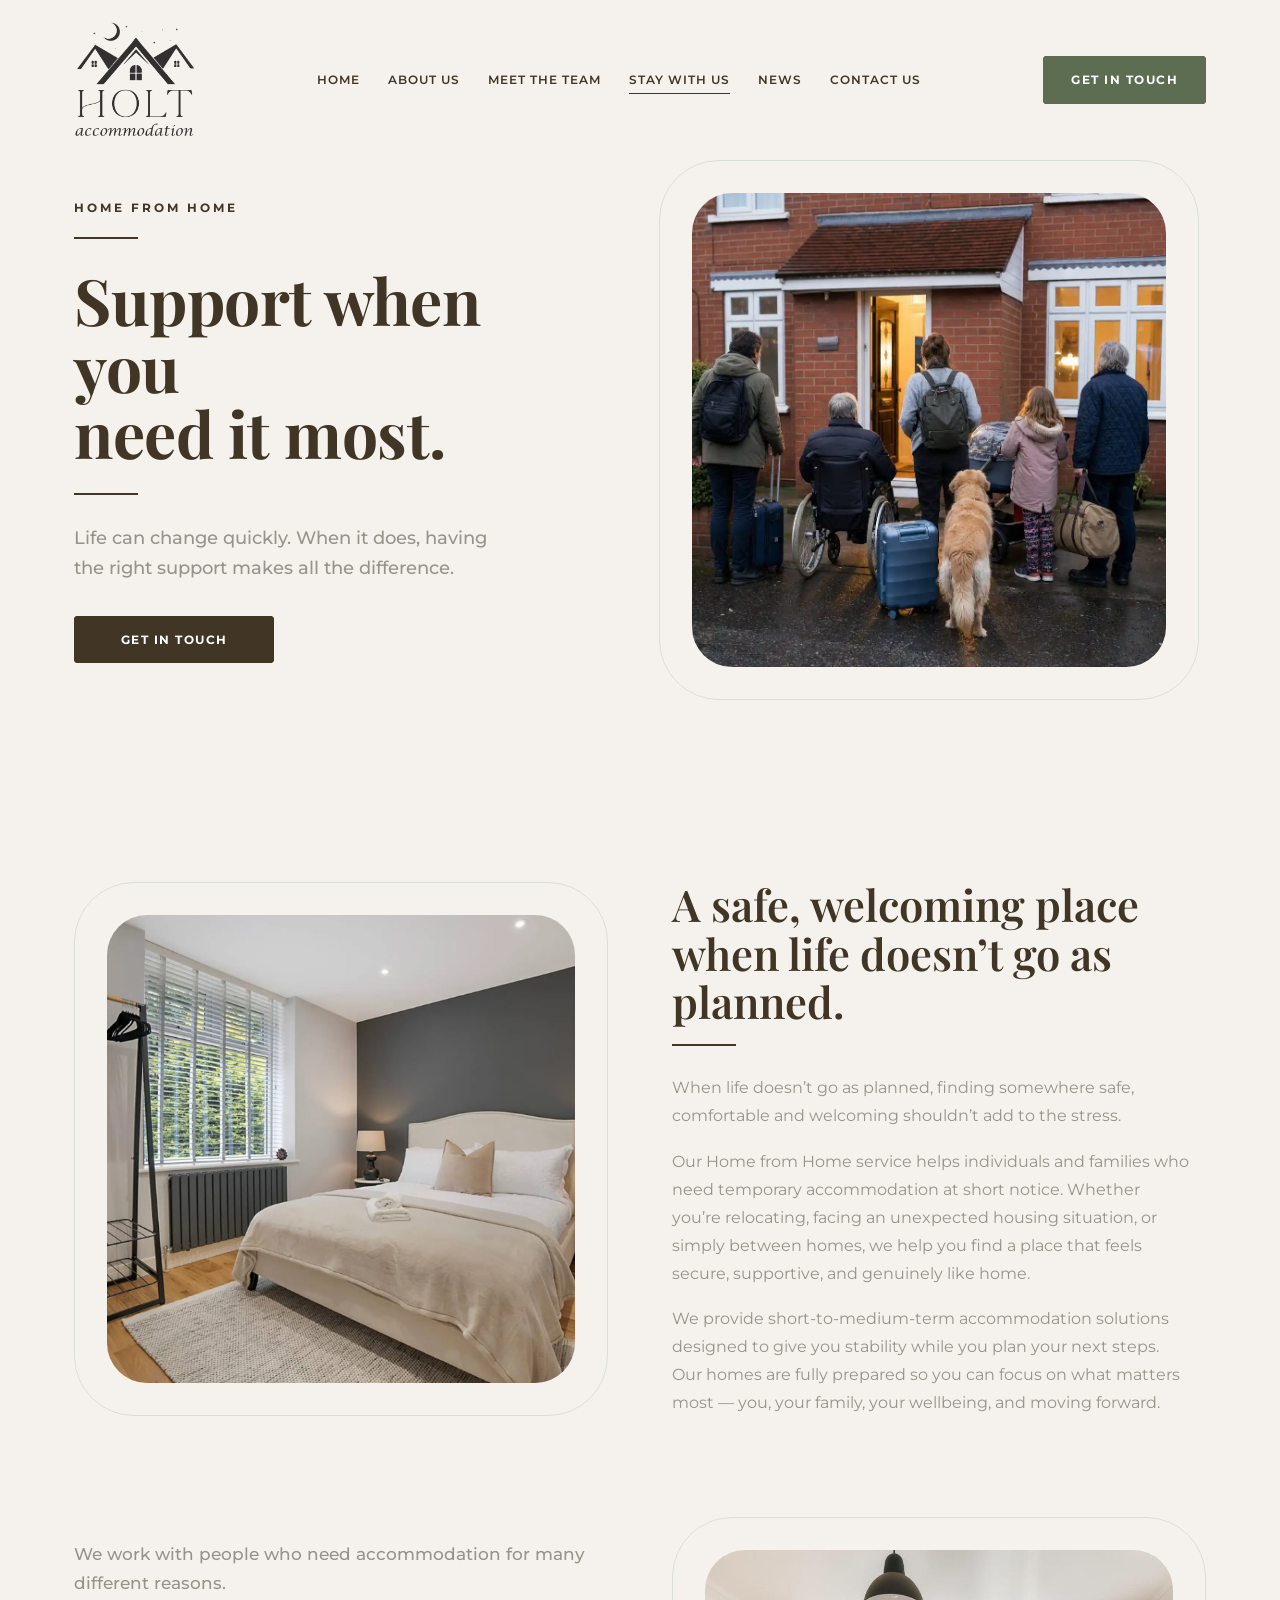
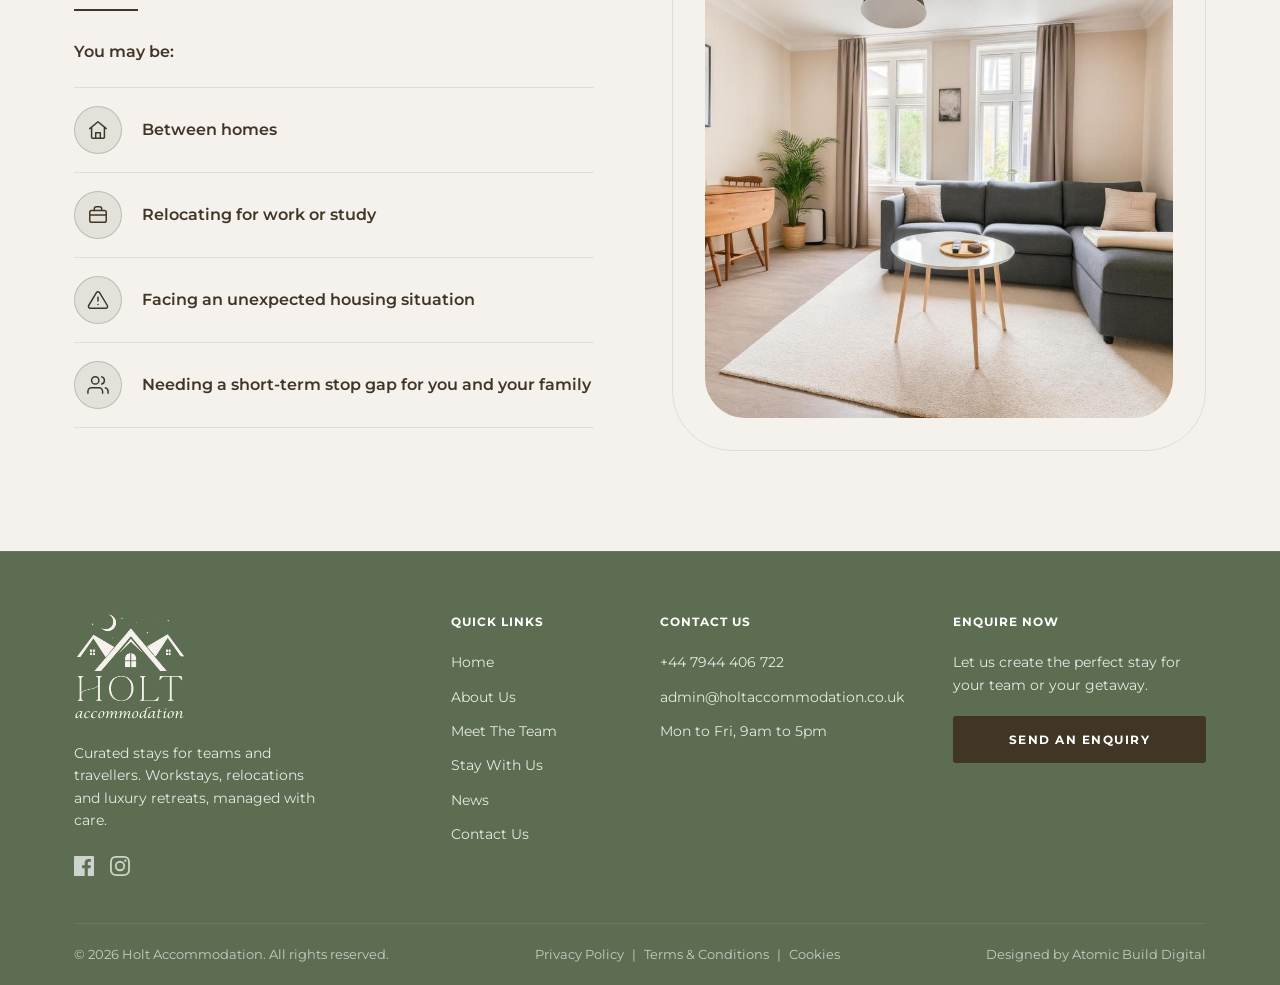
<file: home4home.html>
<!DOCTYPE html>
<html lang="en">
<head>
    <meta charset="UTF-8">
    <meta name="viewport" content="width=device-width, initial-scale=1.0">
    <title>Home from Home - Holt Accommodation</title>
    <link rel="preconnect" href="https://fonts.googleapis.com">
    <link rel="preconnect" href="https://fonts.gstatic.com" crossorigin>
    <link href="https://fonts.googleapis.com/css2?family=Montserrat:wght@400;500;600;700&family=Playfair+Display:ital,wght@0,400;0,500;0,600;0,700;0,800;1,400;1,600&display=swap" rel="stylesheet">
    <link rel="stylesheet" href="styles.css">
</head>
<body class="home4home-page">

    <header id="header" class="header staywithus-header">
        <div class="container header-container">
            <a href="index.html" class="logo">
                <img src="assets/images/logov1.webp" alt="Holt Accommodation Logo">
            </a>

            <nav class="nav-menu" id="navMenu">
                <ul class="nav-list">
                    <li><a href="index.html" class="nav-link">Home</a></li>
                    <li><a href="aboutus.html" class="nav-link">About Us</a></li>
                    <li><a href="meettheteam.html" class="nav-link">Meet The Team</a></li>
                    <li class="nav-item-dropdown">
                        <a href="staywithus.html" class="nav-link active" aria-haspopup="true" aria-expanded="false">Stay With Us</a>
                        <ul class="nav-dropdown">
                            <li><a href="corporatestays.html" class="nav-dropdown-link">Corporate Stays</a></li>
                            <li><a href="home4home.html" class="nav-dropdown-link">Home From Home</a></li>
                            <li><a href="luxury-retreat.html" class="nav-dropdown-link">The Old Rectory</a></li>
                        </ul>
                    </li>
                    <li><a href="news.html" class="nav-link">News</a></li>
                    <li><a href="contactus.html" class="nav-link">Contact Us</a></li>
                </ul>
                <a href="contactus.html" class="btn btn-olive mobile-enquire btn-pan-hover"><span>Get In Touch</span></a>
            </nav>

            <div class="header-right">
                <a href="contactus.html" class="btn btn-olive desktop-enquire btn-pan-hover"><span>Get In Touch</span></a>
                <button class="hamburger staywithus-hamburger" id="hamburger" aria-label="Toggle Menu" aria-expanded="false" aria-controls="navMenu">
                    <span></span>
                    <span></span>
                    <span></span>
                </button>
            </div>
        </div>
    </header>

    <main>
        <!-- ============================ HERO ============================ -->
        <section class="h4h-hero js-reveal" aria-labelledby="h4h-hero-title">
            <div class="container">
                <div class="h4h-hero-grid">

                    <!-- Left: editorial copy -->
                    <div class="h4h-hero-copy fade-in stagger-1">
                        <span class="h4h-eyebrow">Home from Home</span>
                        <span class="corp-rule h4h-rule" aria-hidden="true"></span>
                        <h1 class="h4h-hero-title" id="h4h-hero-title">Support when you<br>need it most.</h1>
                        <span class="corp-rule h4h-rule" aria-hidden="true"></span>
                        <p class="h4h-hero-lede">Life can change quickly. When it does, having the right support makes all the difference.</p>
                        <a href="contactus.html" class="btn btn-terracotta h4h-hero-btn btn-pan-hover"><span>Get In Touch</span></a>
                    </div>

                    <!-- Right: single static image using the same frame as the sections below -->
                    <div class="h4h-hero-visual fade-in stagger-2">
                        <figure class="h4h-photo h4h-hero-photo">
                            <img src="assets/images/Home.webp" alt="Calm temporary accommodation lounge" loading="eager" onerror="this.style.display='none'">
                            <span class="h4h-photo-fallback">Home from Home accommodation</span>
                        </figure>
                    </div>

                </div>
            </div>
        </section>

        <!-- ============================ SECTION 1: INTRO ============================ -->
        <section class="h4h-intro section-padding js-reveal" aria-labelledby="h4h-intro-title">
            <div class="container">
                <div class="h4h-intro-grid">

                    <!-- Left image -->
                    <div class="h4h-intro-visual fade-in stagger-1">
                        <figure class="h4h-photo h4h-intro-photo">
                            <img src="assets/images/Bedroom 3.png" alt="Calm furnished bedroom for short-term accommodation" loading="lazy" onerror="this.style.display='none'">
                            <span class="h4h-photo-fallback">Bedroom</span>
                        </figure>
                    </div>

                    <!-- Right copy -->
                    <div class="h4h-intro-copy fade-in stagger-2">
                        <h2 class="h4h-section-title" id="h4h-intro-title">A safe, welcoming place<br>when life doesn&rsquo;t go as planned.</h2>
                        <span class="corp-rule h4h-rule" aria-hidden="true"></span>
                        <p>When life doesn&rsquo;t go as planned, finding somewhere safe, comfortable and welcoming shouldn&rsquo;t add to the stress.</p>
                        <p>Our Home from Home service helps individuals and families who need temporary accommodation at short notice. Whether you&rsquo;re relocating, facing an unexpected housing situation, or simply between homes, we help you find a place that feels secure, supportive, and genuinely like home.</p>
                        <p>We provide short-to-medium-term accommodation solutions designed to give you stability while you plan your next steps. Our homes are fully prepared so you can focus on what matters most &mdash; you, your family, your wellbeing, and moving forward.</p>
                    </div>

                </div>
            </div>
        </section>

        <!-- ============================ SECTION 2: REASONS ============================ -->
        <section class="h4h-reasons section-padding js-reveal" aria-labelledby="h4h-reasons-title">
            <div class="container">
                <div class="h4h-reasons-grid">

                    <!-- Left copy + list -->
                    <div class="h4h-reasons-copy fade-in stagger-1">
                        <p class="h4h-reasons-subtitle" id="h4h-reasons-title">We work with people who need accommodation for many different reasons.</p>
                        <span class="corp-rule h4h-rule" aria-hidden="true"></span>
                        <p class="h4h-reasons-label">You may be:</p>
                        <ul class="h4h-reason-list">
                            <li class="h4h-reason">
                                <span class="h4h-reason-icon" aria-hidden="true">
                                    <svg viewBox="0 0 24 24" fill="none" stroke="currentColor" stroke-width="1.6" stroke-linecap="round" stroke-linejoin="round"><path d="M3 10.5 12 3l9 7.5"></path><path d="M5 9.5V20a1 1 0 0 0 1 1h12a1 1 0 0 0 1-1V9.5"></path><path d="M9.5 21v-6h5v6"></path></svg>
                                </span>
                                <span class="h4h-reason-text">Between homes</span>
                            </li>
                            <li class="h4h-reason">
                                <span class="h4h-reason-icon" aria-hidden="true">
                                    <svg viewBox="0 0 24 24" fill="none" stroke="currentColor" stroke-width="1.6" stroke-linecap="round" stroke-linejoin="round"><rect x="3" y="7" width="18" height="13" rx="2"></rect><path d="M8 7V5a2 2 0 0 1 2-2h4a2 2 0 0 1 2 2v2"></path><line x1="3" y1="12" x2="21" y2="12"></line></svg>
                                </span>
                                <span class="h4h-reason-text">Relocating for work or study</span>
                            </li>
                            <li class="h4h-reason">
                                <span class="h4h-reason-icon" aria-hidden="true">
                                    <svg viewBox="0 0 24 24" fill="none" stroke="currentColor" stroke-width="1.6" stroke-linecap="round" stroke-linejoin="round"><path d="M10.29 3.86 1.82 18a2 2 0 0 0 1.71 3h16.94a2 2 0 0 0 1.71-3L13.71 3.86a2 2 0 0 0-3.42 0z"></path><line x1="12" y1="9" x2="12" y2="13"></line><line x1="12" y1="17" x2="12.01" y2="17"></line></svg>
                                </span>
                                <span class="h4h-reason-text">Facing an unexpected housing situation</span>
                            </li>
                            <li class="h4h-reason">
                                <span class="h4h-reason-icon" aria-hidden="true">
                                    <svg viewBox="0 0 24 24" fill="none" stroke="currentColor" stroke-width="1.6" stroke-linecap="round" stroke-linejoin="round"><path d="M17 21v-2a4 4 0 0 0-4-4H5a4 4 0 0 0-4 4v2"></path><circle cx="9" cy="7" r="4"></circle><path d="M23 21v-2a4 4 0 0 0-3-3.87"></path><path d="M16 3.13a4 4 0 0 1 0 7.75"></path></svg>
                                </span>
                                <span class="h4h-reason-text">Needing a short-term stop gap for you and your family</span>
                            </li>
                        </ul>
                    </div>

                    <!-- Right image -->
                    <div class="h4h-reasons-visual fade-in stagger-2">
                        <figure class="h4h-photo h4h-reasons-photo">
                            <img src="assets/images/Central - Living.jpg" alt="Bright kitchen and dining space in a furnished temporary home" loading="lazy" onerror="this.style.display='none'">
                            <span class="h4h-photo-fallback">Kitchen &amp; dining</span>
                        </figure>
                    </div>

                </div>
            </div>
        </section>

       
    </main>

    <footer id="contact" class="footer bg-olive text-white js-reveal">
        <div class="container">
            <div class="footer-grid">
                <div class="footer-col">
                    <img src="assets/images/logov1.webp" alt="Holt Accommodation Logo" class="footer-logo">
                    <p class="footer-desc">Curated stays for teams and travellers. Workstays, relocations and luxury retreats, managed with care.</p>
                    <div class="social-links">
                        <a href="https://www.facebook.com/holtaccommodationsolutionsltd/" target="_blank" rel="noopener noreferrer" aria-label="Holt Accommodation on Facebook"><svg viewBox="0 0 24 24" width="20" height="20"><path fill="currentColor" d="M22.675 0H1.325C.593 0 0 .593 0 1.325v21.351C0 23.407.593 24 1.325 24H12.82v-9.294H9.692v-3.622h3.128V8.413c0-3.1 1.893-4.788 4.659-4.788 1.325 0 2.463.099 2.795.143v3.24l-1.918.001c-1.504 0-1.795.715-1.795 1.763v2.313h3.587l-.467 3.622h-3.12V24h6.116c.73 0 1.323-.593 1.323-1.325V1.325C24 .593 23.407 0 22.675 0z"/></svg></a>
                        <a href="https://www.instagram.com/holtaccommodationsolutionsltd/" target="_blank" rel="noopener noreferrer" aria-label="Holt Accommodation on Instagram"><svg viewBox="0 0 24 24" width="20" height="20"><path fill="currentColor" d="M12 2.163c3.204 0 3.584.012 4.85.07 3.252.148 4.771 1.691 4.919 4.919.058 1.265.069 1.645.069 4.849 0 3.205-.012 3.584-.069 4.849-.149 3.225-1.664 4.771-4.919 4.919-1.266.058-1.644.07-4.85.07-3.204 0-3.584-.012-4.849-.07-3.26-.149-4.771-1.699-4.919-4.92-.058-1.265-.07-1.644-.07-4.849 0-3.204.013-3.583.07-4.849.149-3.227 1.664-4.771 4.919-4.919 1.266-.057 1.645-.069 4.849-.069zM12 0C8.741 0 8.333.014 7.053.072 2.695.272.273 2.69.073 7.052.014 8.333 0 8.741 0 12c0 3.259.014 3.668.072 4.948.2 4.358 2.618 6.78 6.98 6.98C8.333 23.986 8.741 24 12 24c3.259 0 3.668-.014 4.948-.072 4.354-.2 6.782-2.618 6.979-6.98.059-1.28.073-1.689.073-4.948 0-3.259-.014-3.667-.072-4.947-.196-4.354-2.617-6.78-6.979-6.98C15.668.014 15.259 0 12 0zm0 5.838a6.162 6.162 0 100 12.324 6.162 6.162 0 000-12.324zM12 16a4 4 0 110-8 4 4 0 010 8zm6.406-11.845a1.44 1.44 0 100 2.881 1.44 1.44 0 000-2.881z"/></svg></a>
                    </div>
                </div>

                <div class="footer-col">
                    <h4 class="footer-heading">Quick Links</h4>
                    <ul class="footer-links">
                        <li><a href="index.html">Home</a></li>
                        <li><a href="aboutus.html">About Us</a></li>
                        <li><a href="meettheteam.html">Meet The Team</a></li>
                        <li><a href="staywithus.html">Stay With Us</a></li>
                        <li><a href="news.html">News</a></li>
                        <li><a href="contactus.html">Contact Us</a></li>
                    </ul>
                </div>

                <div class="footer-col">
                    <h4 class="footer-heading">Contact Us</h4>
                    <ul class="footer-contact">
                        <li>+44 7944 406 722</li>
                        <li>admin@holtaccommodation.co.uk</li>
                        <li>Mon to Fri, 9am to 5pm</li>
                    </ul>
                </div>

                <div class="footer-col" id="enquire">
                    <h4 class="footer-heading">Enquire Now</h4>
                    <p class="footer-text">Let us create the perfect stay for your team or your getaway.</p>
                    <a href="contactus.html" class="btn btn-terracotta btn-full footer-enquire-btn btn-pan-hover"><span>Send An Enquiry</span></a>
                </div>
            </div>

            <div class="footer-bottom">
                <p>&copy; 2026 Holt Accommodation. All rights reserved.</p>
                <p class="footer-legal">
                    <!-- TODO: link to real Privacy / Terms / Cookies pages once created -->
                    <a href="#">Privacy Policy</a> |
                    <a href="#">Terms &amp; Conditions</a> |
                    <a href="#">Cookies</a>
                </p>
                <p>Designed by Atomic Build Digital</p>
            </div>
        </div>
    </footer>

    <script src="script.js"></script>
</body>
</html>
</file>
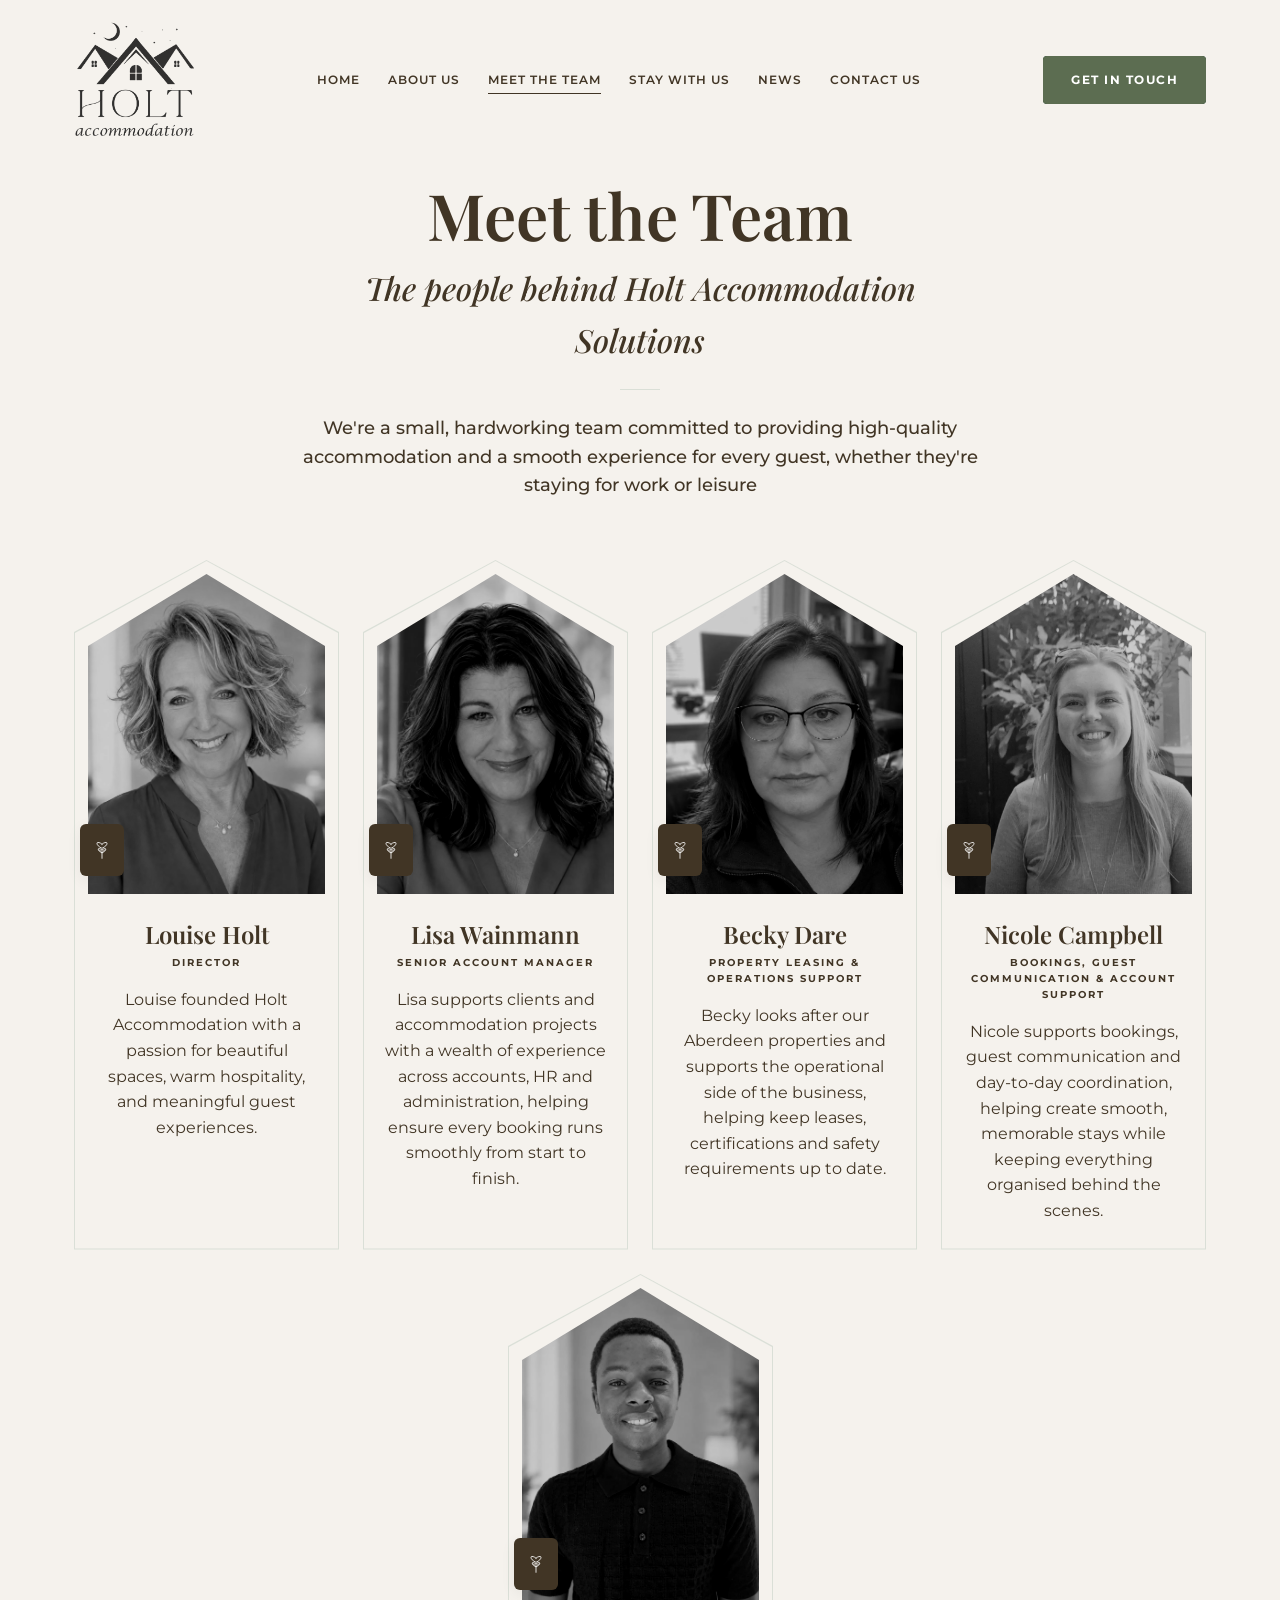
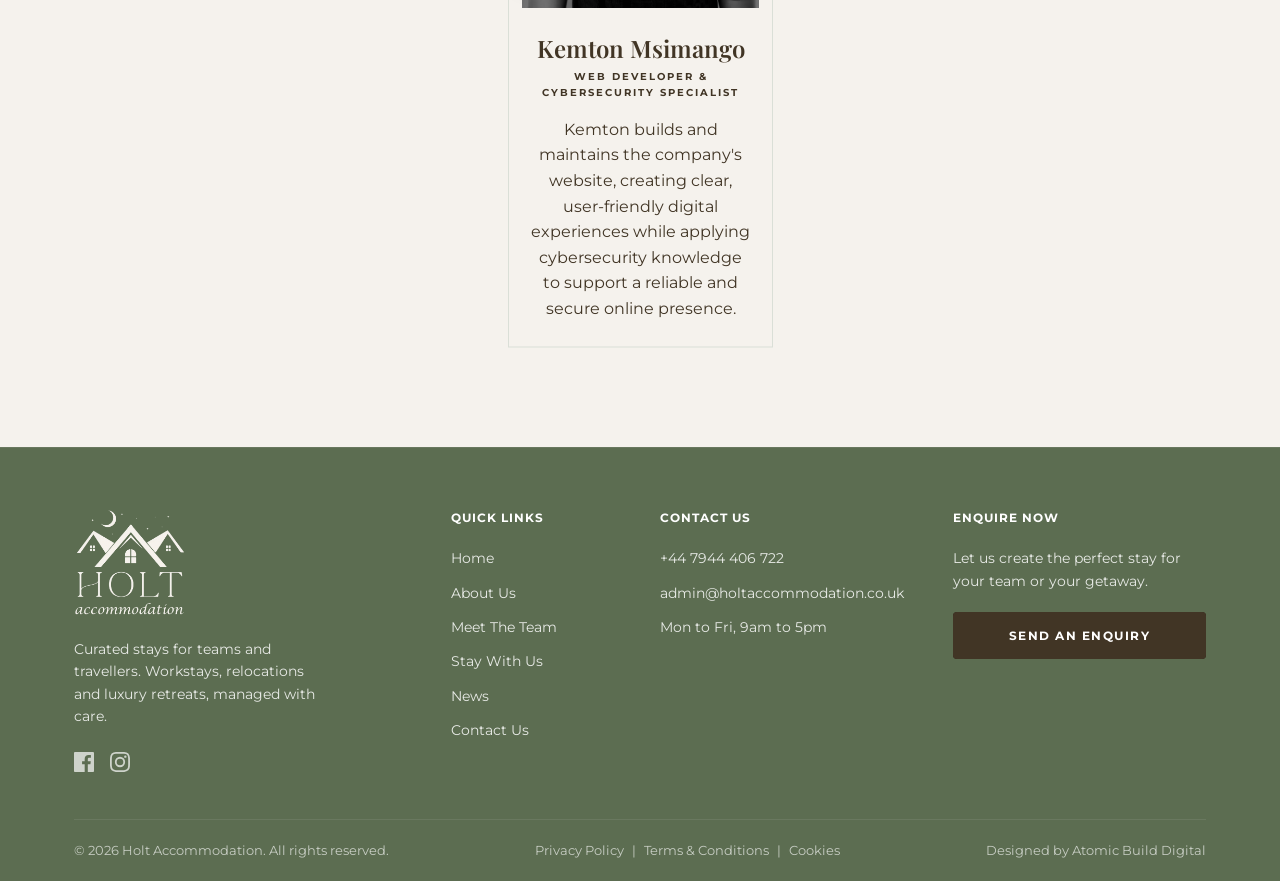
<file: meettheteam.html>
<!DOCTYPE html>
<html lang="en">
<head>
    <meta charset="UTF-8">
    <meta name="viewport" content="width=device-width, initial-scale=1.0">
    <title>Meet the Team | Holt Accommodation</title>
    <link rel="preconnect" href="https://fonts.googleapis.com">
    <link rel="preconnect" href="https://fonts.gstatic.com" crossorigin>
    <link href="https://fonts.googleapis.com/css2?family=Montserrat:wght@400;500;600;700&family=Playfair+Display:ital,wght@0,400;0,500;0,600;0,700;0,800;1,400;1,600&display=swap" rel="stylesheet">
    <link rel="stylesheet" href="styles.css">
</head>
<body class="meet-team-page">

    <header id="header" class="header">
        <div class="container header-container">
            <a href="index.html" class="logo">
                <img src="assets/images/logov1.webp" alt="Holt Accommodation Logo">
            </a>
            
            <nav class="nav-menu" id="navMenu">
                <ul class="nav-list">
                    <li><a href="index.html" class="nav-link">Home</a></li>
                    <li><a href="aboutus.html" class="nav-link">About Us</a></li>
                    <li><a href="meettheteam.html" class="nav-link active">Meet The Team</a></li>
                    <li class="nav-item-dropdown">
                        <a href="staywithus.html" class="nav-link" aria-haspopup="true" aria-expanded="false">Stay With Us</a>
                        <ul class="nav-dropdown">
                            <li><a href="corporatestays.html" class="nav-dropdown-link">Corporate Stays</a></li>
                            <li><a href="home4home.html" class="nav-dropdown-link">Home From Home</a></li>
                            <li><a href="luxury-retreat.html" class="nav-dropdown-link">The Old Rectory</a></li>
                        </ul>
                    </li>
                    <li><a href="news.html" class="nav-link">News</a></li>
                    <li><a href="contactus.html" class="nav-link">Contact Us</a></li>
                </ul>
                <a href="contactus.html" class="btn btn-olive mobile-enquire btn-pan-hover"><span>GET IN TOUCH</span></a>
            </nav>
            
            <div class="header-right">
                <a href="contactus.html" class="btn btn-olive desktop-enquire btn-pan-hover"><span>GET IN TOUCH</span></a>
                <button class="hamburger" id="hamburger" aria-label="Toggle Menu" aria-expanded="false" aria-controls="navMenu">
                    <span></span>
                    <span></span>
                    <span></span>
                </button>
            </div>
        </div>
    </header>

    <main>
        <section class="team-hero section-padding">
            
            <div class="team-botanical-left">
                <svg viewBox="0 0 150 300" fill="none" stroke="var(--beige)" stroke-width="1" opacity="0.4">
                    <path d="M0 300 Q60 150 150 0 M20 220 Q80 180 120 120 M0 180 Q60 120 90 80 M40 260 Q100 220 140 180" stroke-linecap="round" stroke-linejoin="round"/>
                    <path d="M70 140 C 80 120, 110 110, 120 120 C 110 140, 80 150, 70 140" fill="var(--beige)" opacity="0.2"/>
                    <path d="M30 200 C 40 180, 70 170, 80 180 C 70 200, 40 210, 30 200" fill="var(--beige)" opacity="0.2"/>
                </svg>
            </div>

            <div class="container">
                <div class="team-header-content text-center js-reveal stagger-1">
                   
                    <h1 class="team-title font-serif">Meet the Team</h1>
                    <h2 class="team-subtitle font-serif">The people behind Holt Accommodation Solutions</h2>
                    <div class="team-divider"></div>
                    <p class="team-intro body-text">We&#39;re a small, hardworking team committed to providing high-quality
accommodation and a smooth experience for every guest, whether they&#39;re
staying for work or leisure</p>
                </div>

                <div class="team-grid">
                    
                    <div class="team-card team-card-featured js-reveal stagger-2">
                        <div class="team-card-inner">
                            <div class="team-img-wrap">
                                <img src="assets/images/Louise (1)v1.webp" onerror="this.src='assets/images/idea 2.png'" alt="Louise Holt" class="team-img">
                                <div class="team-badge shadow-sm">
                                    <svg viewBox="0 0 24 24" width="20" height="20" fill="none" stroke="var(--white)" stroke-width="1" stroke-linecap="round" stroke-linejoin="round">
                                        <path d="M12 22v-7l-3-3m3 3l3-3m-3-7c-2-2-6-3-6-1s2 4 6 6c4-2 6-4 6-6s-4-1-6 1z"></path>
                                        <path d="M12 12c-1.5-1.5-4.5-2.5-4.5-1s1.5 3 4.5 4.5c3-1.5 4.5-3 4.5-4.5s-3-.5-4.5 1z"></path>
                                    </svg>
                                </div>
                            </div>
                            <div class="team-text-wrap">
                                <h3 class="team-name">Louise Holt</h3>
                                <span class="team-role">DIRECTOR</span>
                                <p class="team-desc">Louise founded Holt Accommodation with a passion for beautiful spaces, warm hospitality, and meaningful guest experiences.</p>
                            </div>
                        </div>
                    </div>

                    <div class="team-card team-card-standard js-reveal stagger-3">
                        <div class="team-img-wrap">
                            <img src="assets/images/Lisa.webp" onerror="this.src='assets/images/idea 2.png'" alt="Lisa Wainmann" class="team-img">
                            <div class="team-badge shadow-sm">
                                <svg viewBox="0 0 24 24" width="20" height="20" fill="none" stroke="var(--white)" stroke-width="1" stroke-linecap="round" stroke-linejoin="round">
                                    <path d="M12 22v-7l-3-3m3 3l3-3m-3-7c-2-2-6-3-6-1s2 4 6 6c4-2 6-4 6-6s-4-1-6 1z"></path>
                                    <path d="M12 12c-1.5-1.5-4.5-2.5-4.5-1s1.5 3 4.5 4.5c3-1.5 4.5-3 4.5-4.5s-3-.5-4.5 1z"></path>
                                </svg>
                            </div>
                        </div>
                        <div class="team-text-wrap">
                            <h3 class="team-name">Lisa Wainmann</h3>
                            <span class="team-role">Senior Account Manager</span>
                            <p class="team-desc">Lisa supports clients and accommodation projects with a wealth of experience across accounts, HR and administration, helping ensure every booking runs smoothly from start to finish.</p>
                        </div>
                    </div>

                    <div class="team-card team-card-standard js-reveal stagger-4">
                        <div class="team-img-wrap">
                            <img src="assets/images/Becky.webp" onerror="this.src='assets/images/idea 2.png'" alt="Becky Dare" class="team-img">
                            <div class="team-badge shadow-sm">
                                <svg viewBox="0 0 24 24" width="20" height="20" fill="none" stroke="var(--white)" stroke-width="1" stroke-linecap="round" stroke-linejoin="round">
                                    <path d="M12 22v-7l-3-3m3 3l3-3m-3-7c-2-2-6-3-6-1s2 4 6 6c4-2 6-4 6-6s-4-1-6 1z"></path>
                                    <path d="M12 12c-1.5-1.5-4.5-2.5-4.5-1s1.5 3 4.5 4.5c3-1.5 4.5-3 4.5-4.5s-3-.5-4.5 1z"></path>
                                </svg>
                            </div>
                        </div>
                        <div class="team-text-wrap">
                            <h3 class="team-name">Becky Dare</h3>
                            <span class="team-role">Property Leasing &amp; Operations Support</span>
                            <p class="team-desc">Becky looks after our Aberdeen properties and supports the operational side of the business, helping keep leases, certifications and safety requirements up to date.</p>
                        </div>
                    </div>

                    <div class="team-card team-card-standard js-reveal stagger-5">
                        <div class="team-img-wrap">
                            <img src="assets/images/Nicolepic.webp" onerror="this.src='assets/images/idea 2.png'" alt="Nicole Campbell" class="team-img">
                            <div class="team-badge shadow-sm">
                                <svg viewBox="0 0 24 24" width="20" height="20" fill="none" stroke="var(--white)" stroke-width="1" stroke-linecap="round" stroke-linejoin="round">
                                    <path d="M12 22v-7l-3-3m3 3l3-3m-3-7c-2-2-6-3-6-1s2 4 6 6c4-2 6-4 6-6s-4-1-6 1z"></path>
                                    <path d="M12 12c-1.5-1.5-4.5-2.5-4.5-1s1.5 3 4.5 4.5c3-1.5 4.5-3 4.5-4.5s-3-.5-4.5 1z"></path>
                                </svg>
                            </div>
                        </div>
                        <div class="team-text-wrap">
                            <h3 class="team-name">Nicole Campbell</h3>
                            <span class="team-role">Bookings, Guest Communication &amp; Account Support</span>
                            <p class="team-desc">Nicole supports bookings, guest communication and day-to-day coordination, helping create smooth, memorable stays while keeping everything organised behind the scenes.</p>
                        </div>
                    </div>

                    <div class="team-card team-card-standard team-card-centered team-card-kemton js-reveal stagger-6" id="kemton-msimango">
                        <div class="team-img-wrap">
                            <img src="assets/images/Kemton Profile.webp" onerror="this.src='assets/images/idea 2.png'" alt="Kemton Msimango" class="team-img">
                            <div class="team-badge shadow-sm">
                                <svg viewBox="0 0 24 24" width="20" height="20" fill="none" stroke="var(--white)" stroke-width="1" stroke-linecap="round" stroke-linejoin="round">
                                    <path d="M12 22v-7l-3-3m3 3l3-3m-3-7c-2-2-6-3-6-1s2 4 6 6c4-2 6-4 6-6s-4-1-6 1z"></path>
                                    <path d="M12 12c-1.5-1.5-4.5-2.5-4.5-1s1.5 3 4.5 4.5c3-1.5 4.5-3 4.5-4.5s-3-.5-4.5 1z"></path>
                                </svg>
                            </div>
                        </div>
                        <div class="team-text-wrap">
                            <h3 class="team-name">Kemton Msimango</h3>
                            <span class="team-role">Web Developer &amp; Cybersecurity Specialist</span>
                            <p class="team-desc">Kemton builds and maintains the company&#39;s website, creating clear, user-friendly digital experiences while applying cybersecurity knowledge to support a reliable and secure online presence.</p>
                        </div>
                    </div>

                </div>

                

            </div>
        </section>
    </main>

    <footer id="contact" class="footer bg-olive text-white js-reveal">
        <div class="container">
            <div class="footer-grid">
                <div class="footer-col">
                    <img src="assets/images/logov1.webp" alt="Holt Accommodation Logo" class="footer-logo">
                    <p class="footer-desc">Curated stays for teams and travellers. Workstays, relocations and luxury retreats, managed with care.</p>
                    <div class="social-links">
                        <a href="https://www.facebook.com/holtaccommodationsolutionsltd/" target="_blank" rel="noopener noreferrer" aria-label="Holt Accommodation on Facebook"><svg viewBox="0 0 24 24" width="20" height="20"><path fill="currentColor" d="M22.675 0H1.325C.593 0 0 .593 0 1.325v21.351C0 23.407.593 24 1.325 24H12.82v-9.294H9.692v-3.622h3.128V8.413c0-3.1 1.893-4.788 4.659-4.788 1.325 0 2.463.099 2.795.143v3.24l-1.918.001c-1.504 0-1.795.715-1.795 1.763v2.313h3.587l-.467 3.622h-3.12V24h6.116c.73 0 1.323-.593 1.323-1.325V1.325C24 .593 23.407 0 22.675 0z"/></svg></a>
                        <a href="https://www.instagram.com/holtaccommodationsolutionsltd/" target="_blank" rel="noopener noreferrer" aria-label="Holt Accommodation on Instagram"><svg viewBox="0 0 24 24" width="20" height="20"><path fill="currentColor" d="M12 2.163c3.204 0 3.584.012 4.85.07 3.252.148 4.771 1.691 4.919 4.919.058 1.265.069 1.645.069 4.849 0 3.205-.012 3.584-.069 4.849-.149 3.225-1.664 4.771-4.919 4.919-1.266.058-1.644.07-4.85.07-3.204 0-3.584-.012-4.849-.07-3.26-.149-4.771-1.699-4.919-4.92-.058-1.265-.07-1.644-.07-4.849 0-3.204.013-3.583.07-4.849.149-3.227 1.664-4.771 4.919-4.919 1.266-.057 1.645-.069 4.849-.069zM12 0C8.741 0 8.333.014 7.053.072 2.695.272.273 2.69.073 7.052.014 8.333 0 8.741 0 12c0 3.259.014 3.668.072 4.948.2 4.358 2.618 6.78 6.98 6.98C8.333 23.986 8.741 24 12 24c3.259 0 3.668-.014 4.948-.072 4.354-.2 6.782-2.618 6.979-6.98.059-1.28.073-1.689.073-4.948 0-3.259-.014-3.667-.072-4.947-.196-4.354-2.617-6.78-6.979-6.98C15.668.014 15.259 0 12 0zm0 5.838a6.162 6.162 0 100 12.324 6.162 6.162 0 000-12.324zM12 16a4 4 0 110-8 4 4 0 010 8zm6.406-11.845a1.44 1.44 0 100 2.881 1.44 1.44 0 000-2.881z"/></svg></a>
                    </div>
                </div>

                <div class="footer-col">
                    <h4 class="footer-heading">Quick Links</h4>
                    <ul class="footer-links">
                        <li><a href="index.html">Home</a></li>
                        <li><a href="aboutus.html">About Us</a></li>
                        <li><a href="meettheteam.html">Meet The Team</a></li>
                        <li><a href="staywithus.html">Stay With Us</a></li>
                        <li><a href="news.html">News</a></li>
                        <li><a href="contactus.html">Contact Us</a></li>
                    </ul>
                </div>

                <div class="footer-col">
                    <h4 class="footer-heading">Contact Us</h4>
                    <ul class="footer-contact">
                        <li>+44 7944 406 722</li>
                        <li>admin@holtaccommodation.co.uk</li>
                        <li>Mon to Fri, 9am to 5pm</li>
                    </ul>
                </div>

                <div class="footer-col" id="enquire">
                    <h4 class="footer-heading">Enquire Now</h4>
                    <p class="footer-text">Let us create the perfect stay for your team or your getaway.</p>
                    <a href="contactus.html" class="btn btn-terracotta btn-full footer-enquire-btn btn-pan-hover"><span>Send An Enquiry</span></a>
                </div>
            </div>

            <div class="footer-bottom">
                <p>&copy; 2026 Holt Accommodation. All rights reserved.</p>
                <p class="footer-legal">
                    <!-- TODO: link to real Privacy / Terms / Cookies pages once created -->
                    <a href="#">Privacy Policy</a> |
                    <a href="#">Terms &amp; Conditions</a> |
                    <a href="#">Cookies</a>
                </p>
                <p>Designed by Atomic Build Digital</p>
            </div>
        </div>
    </footer>

    <script src="script.js"></script>
</body>
</html>
</file>
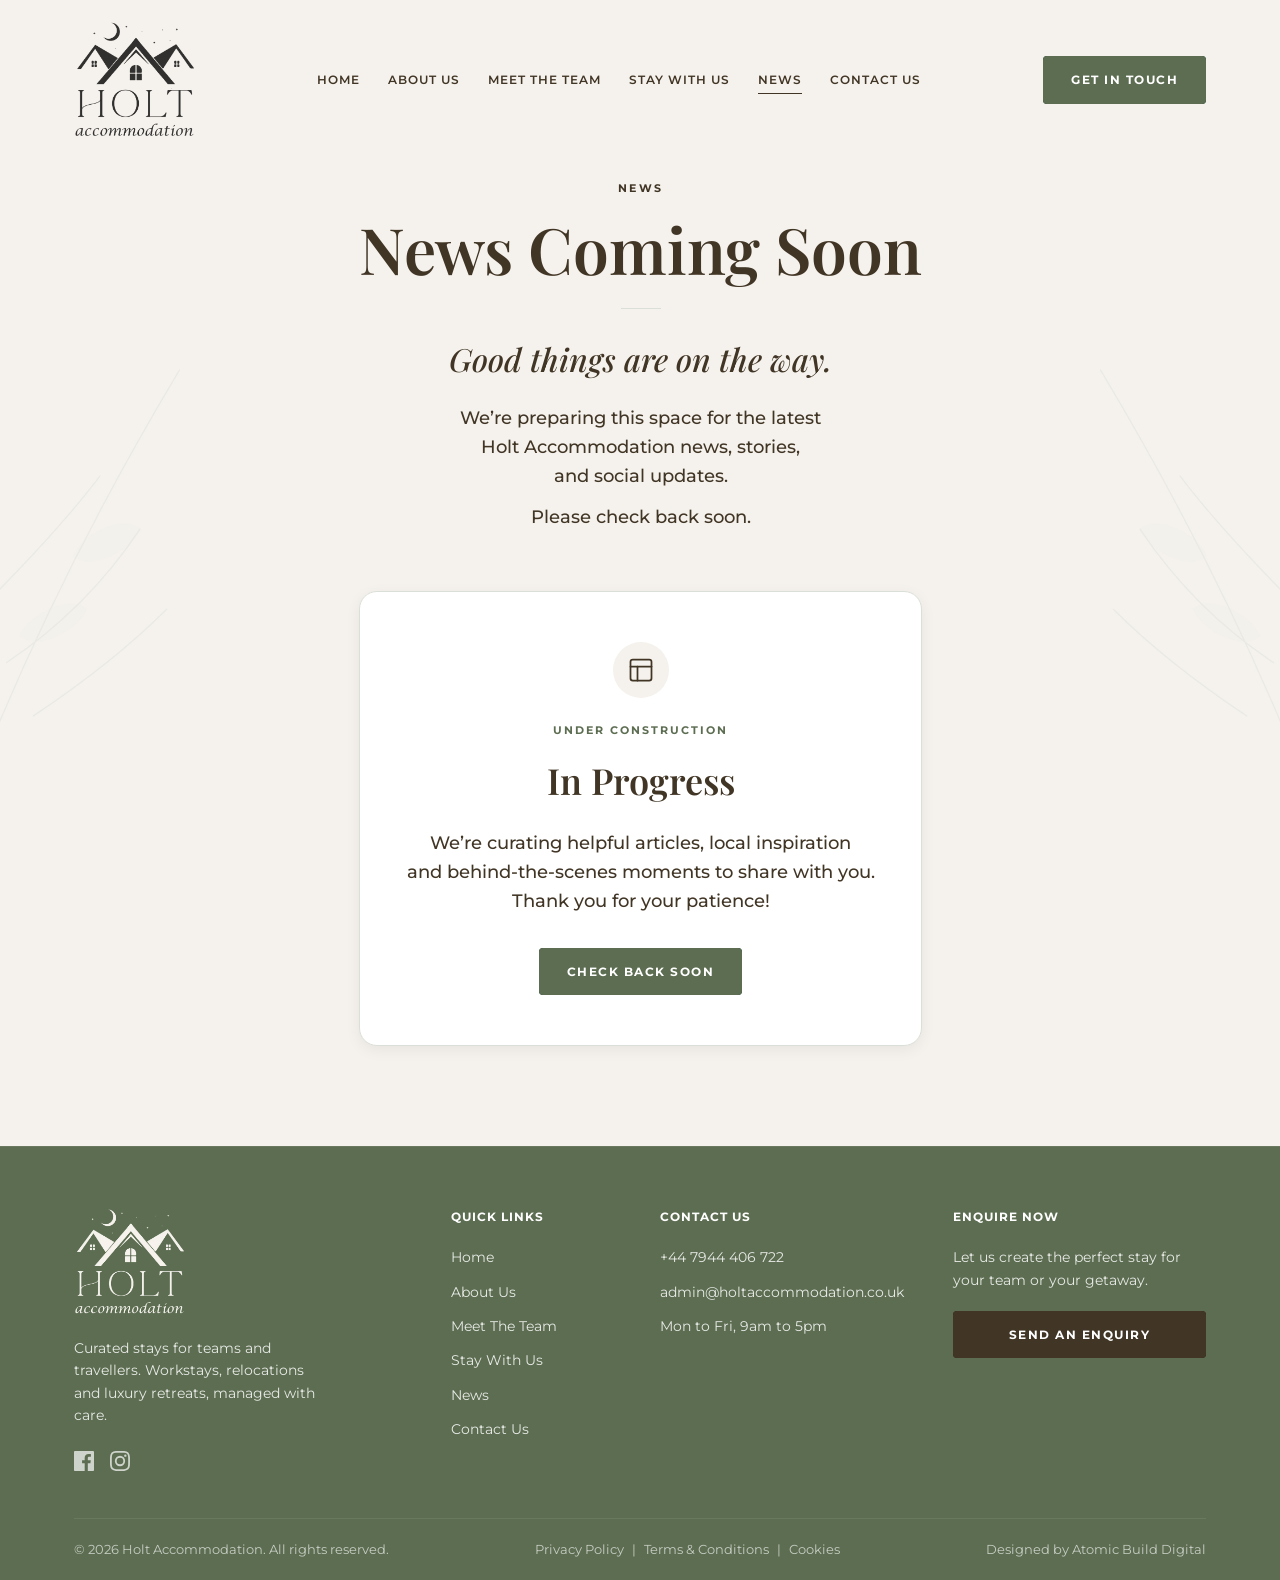
<file: news.html>
<!DOCTYPE html>
<html lang="en">
<head>
    <meta charset="UTF-8">
    <meta name="viewport" content="width=device-width, initial-scale=1.0">
    <title>News | Holt Accommodation</title>
    <link rel="preconnect" href="https://fonts.googleapis.com">
    <link rel="preconnect" href="https://fonts.gstatic.com" crossorigin>
    <link href="https://fonts.googleapis.com/css2?family=Montserrat:wght@400;500;600;700&family=Playfair+Display:ital,wght@0,400;0,500;0,600;0,700;0,800;1,400;1,600&display=swap" rel="stylesheet">
    <link rel="stylesheet" href="styles.css">
    </head>
<body class="news-page">

    <header id="header" class="header">
        <div class="container header-container">
            <a href="index.html" class="logo">
                <img src="assets/images/logov1.webp" alt="Holt Accommodation Logo" loading="eager" decoding="async" fetchpriority="high">
            </a>
            
            <nav class="nav-menu" id="navMenu">
                <ul class="nav-list">
                    <li><a href="index.html" class="nav-link">Home</a></li>
                    <li><a href="aboutus.html" class="nav-link">About Us</a></li>
                    <li><a href="meettheteam.html" class="nav-link">Meet The Team</a></li>
                    <li class="nav-item-dropdown">
                        <a href="staywithus.html" class="nav-link" aria-haspopup="true" aria-expanded="false">Stay With Us</a>
                        <ul class="nav-dropdown">
                            <li><a href="corporatestays.html" class="nav-dropdown-link">Corporate Stays</a></li>
                            <li><a href="home4home.html" class="nav-dropdown-link">Home From Home</a></li>
                            <li><a href="luxury-retreat.html" class="nav-dropdown-link">The Old Rectory</a></li>
                        </ul>
                    </li>
                    <li><a href="news.html" class="nav-link active">News</a></li>
                    <li><a href="contactus.html" class="nav-link">Contact Us</a></li>
                </ul>
                <a href="contactus.html" class="btn btn-olive mobile-enquire btn-pan-hover"><span>GET IN TOUCH</span></a>
            </nav>
            
            <div class="header-right">
                <a href="contactus.html" class="btn btn-olive desktop-enquire btn-pan-hover"><span>GET IN TOUCH</span></a>
                <button class="hamburger" id="hamburger" aria-label="Toggle Menu">
                    <span></span>
                    <span></span>
                    <span></span>
                </button>
            </div>
        </div>
    </header>

    <main>
        <section class="news-hero section-padding">
            <div class="news-botanical-left">
                <svg viewBox="0 0 150 300" fill="none" stroke="var(--beige)" stroke-width="1" opacity="0.4">
                    <path d="M0 300 Q60 150 150 0 M20 220 Q80 180 120 120 M0 180 Q60 120 90 80 M40 260 Q100 220 140 180" stroke-linecap="round" stroke-linejoin="round"/>
                    <path d="M70 140 C 80 120, 110 110, 120 120 C 110 140, 80 150, 70 140" fill="var(--beige)" opacity="0.2"/>
                    <path d="M30 200 C 40 180, 70 170, 80 180 C 70 200, 40 210, 30 200" fill="var(--beige)" opacity="0.2"/>
                </svg>
            </div>

            <div class="news-botanical-right">
                <svg viewBox="0 0 150 300" fill="none" stroke="var(--beige)" stroke-width="1" opacity="0.4">
                    <path d="M0 300 Q60 150 150 0 M20 220 Q80 180 120 120 M0 180 Q60 120 90 80 M40 260 Q100 220 140 180" stroke-linecap="round" stroke-linejoin="round"/>
                    <path d="M70 140 C 80 120, 110 110, 120 120 C 110 140, 80 150, 70 140" fill="var(--beige)" opacity="0.2"/>
                    <path d="M30 200 C 40 180, 70 170, 80 180 C 70 200, 40 210, 30 200" fill="var(--beige)" opacity="0.2"/>
                </svg>
            </div>

            <div class="container news-content-wrapper">
                
                <div class="news-header-content js-reveal stagger-1 text-center">
                    <span class="news-label">NEWS</span>
                    <h1 class="news-title font-serif">News Coming Soon</h1>
                    
                    <div class="news-divider"></div>
                    
                    <h2 class="news-subtitle font-serif">Good things are on the way.</h2>
                    <p class="news-intro body-text">
                        We’re preparing this space for the latest<br class="desktop-only">
                        Holt Accommodation news, stories,<br class="desktop-only">
                        and social updates.
                    </p>
                    <p class="news-intro body-text">Please check back soon.</p>
                </div>

                <div class="news-card js-reveal stagger-2">
                    <div class="news-card-inner">
                        <div class="news-card-icon-wrap">
                            <svg viewBox="0 0 24 24" width="28" height="28" fill="none" stroke="currentColor" stroke-width="1.5" stroke-linecap="round" stroke-linejoin="round">
                                <rect x="3" y="3" width="18" height="18" rx="2" ry="2"></rect>
                                <line x1="3" y1="9" x2="21" y2="9"></line>
                                <line x1="9" y1="21" x2="9" y2="9"></line>
                            </svg>
                        </div>
                        <span class="news-card-label">UNDER CONSTRUCTION</span>
                        <h3 class="news-card-title font-serif">In Progress</h3>
                        <p class="news-card-desc body-text">
                            We’re curating helpful articles, local inspiration<br class="desktop-only">
                            and behind-the-scenes moments to share with you.<br class="desktop-only">
                            Thank you for your patience!
                        </p>
                        
                        <a href="index.html" class="btn btn-olive btn-pan-hover news-shake-btn" id="newsShakeBtn">
                            <span>CHECK BACK SOON</span>
                        </a>
                    </div>
                </div>

            </div>
        </section>
    </main>

    <footer id="contact" class="footer bg-olive text-white js-reveal">
        <div class="container">
            <div class="footer-grid">
                <div class="footer-col">
                    <img src="assets/images/logov1.webp" alt="Holt Accommodation Logo" class="footer-logo" loading="lazy" decoding="async" fetchpriority="low">
                    <p class="footer-desc">Curated stays for teams and travellers. Workstays, relocations and luxury retreats, managed with care.</p>
                    <div class="social-links">
                        <a href="https://www.facebook.com/holtaccommodationsolutionsltd/" target="_blank" rel="noopener noreferrer" aria-label="Holt Accommodation on Facebook"><svg viewBox="0 0 24 24" width="20" height="20"><path fill="currentColor" d="M22.675 0H1.325C.593 0 0 .593 0 1.325v21.351C0 23.407.593 24 1.325 24H12.82v-9.294H9.692v-3.622h3.128V8.413c0-3.1 1.893-4.788 4.659-4.788 1.325 0 2.463.099 2.795.143v3.24l-1.918.001c-1.504 0-1.795.715-1.795 1.763v2.313h3.587l-.467 3.622h-3.12V24h6.116c.73 0 1.323-.593 1.323-1.325V1.325C24 .593 23.407 0 22.675 0z"/></svg></a>
                        <a href="https://www.instagram.com/holtaccommodationsolutionsltd/" target="_blank" rel="noopener noreferrer" aria-label="Holt Accommodation on Instagram"><svg viewBox="0 0 24 24" width="20" height="20"><path fill="currentColor" d="M12 2.163c3.204 0 3.584.012 4.85.07 3.252.148 4.771 1.691 4.919 4.919.058 1.265.069 1.645.069 4.849 0 3.205-.012 3.584-.069 4.849-.149 3.225-1.664 4.771-4.919 4.919-1.266.058-1.644.07-4.85.07-3.204 0-3.584-.012-4.849-.07-3.26-.149-4.771-1.699-4.919-4.92-.058-1.265-.07-1.644-.07-4.849 0-3.204.013-3.583.07-4.849.149-3.227 1.664-4.771 4.919-4.919 1.266-.057 1.645-.069 4.849-.069zM12 0C8.741 0 8.333.014 7.053.072 2.695.272.273 2.69.073 7.052.014 8.333 0 8.741 0 12c0 3.259.014 3.668.072 4.948.2 4.358 2.618 6.78 6.98 6.98C8.333 23.986 8.741 24 12 24c3.259 0 3.668-.014 4.948-.072 4.354-.2 6.782-2.618 6.979-6.98.059-1.28.073-1.689.073-4.948 0-3.259-.014-3.667-.072-4.947-.196-4.354-2.617-6.78-6.979-6.98C15.668.014 15.259 0 12 0zm0 5.838a6.162 6.162 0 100 12.324 6.162 6.162 0 000-12.324zM12 16a4 4 0 110-8 4 4 0 010 8zm6.406-11.845a1.44 1.44 0 100 2.881 1.44 1.44 0 000-2.881z"/></svg></a>
                    </div>
                </div>

                <div class="footer-col">
                    <h4 class="footer-heading">Quick Links</h4>
                    <ul class="footer-links">
                        <li><a href="index.html">Home</a></li>
                        <li><a href="aboutus.html">About Us</a></li>
                        <li><a href="meettheteam.html">Meet The Team</a></li>
                        <li><a href="staywithus.html">Stay With Us</a></li>
                        <li><a href="news.html">News</a></li>
                        <li><a href="contactus.html">Contact Us</a></li>
                    </ul>
                </div>

                <div class="footer-col">
                    <h4 class="footer-heading">Contact Us</h4>
                    <ul class="footer-contact">
                        <li>+44 7944 406 722</li>
                        <li>admin@holtaccommodation.co.uk</li>
                        <li>Mon to Fri, 9am to 5pm</li>
                    </ul>
                </div>

                <div class="footer-col" id="enquire">
                    <h4 class="footer-heading">Enquire Now</h4>
                    <p class="footer-text">Let us create the perfect stay for your team or your getaway.</p>
                    <a href="contactus.html" class="btn btn-terracotta btn-full footer-enquire-btn btn-pan-hover"><span>Send An Enquiry</span></a>
                </div>
            </div>

            <div class="footer-bottom">
                <p>&copy; 2026 Holt Accommodation. All rights reserved.</p>
                <p class="footer-legal">
                    <!-- TODO: link to real Privacy / Terms / Cookies pages once created -->
                    <a href="#">Privacy Policy</a> |
                    <a href="#">Terms &amp; Conditions</a> |
                    <a href="#">Cookies</a>
                </p>
                <p>Designed by Atomic Build Digital</p>
            </div>
        </div>
    </footer>

    <script src="script.js" defer></script>
</body>
</html>
</file>
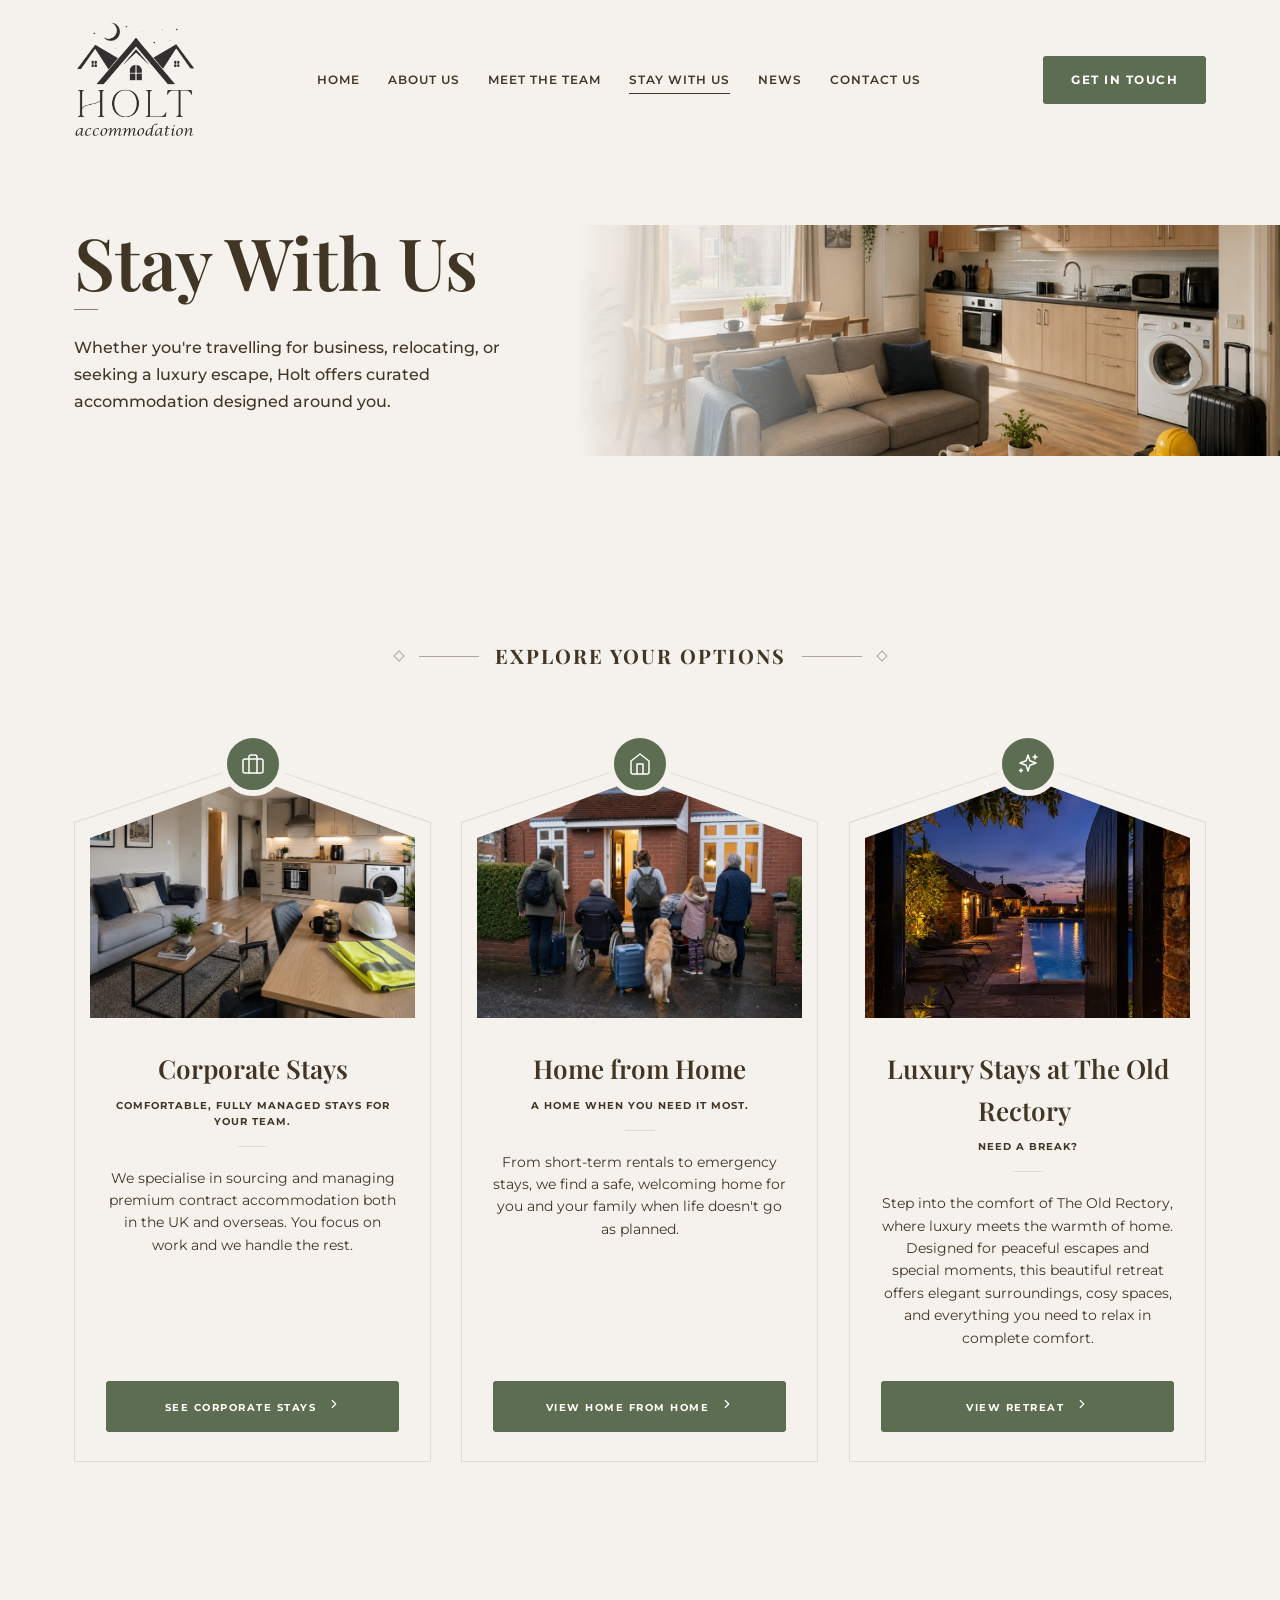
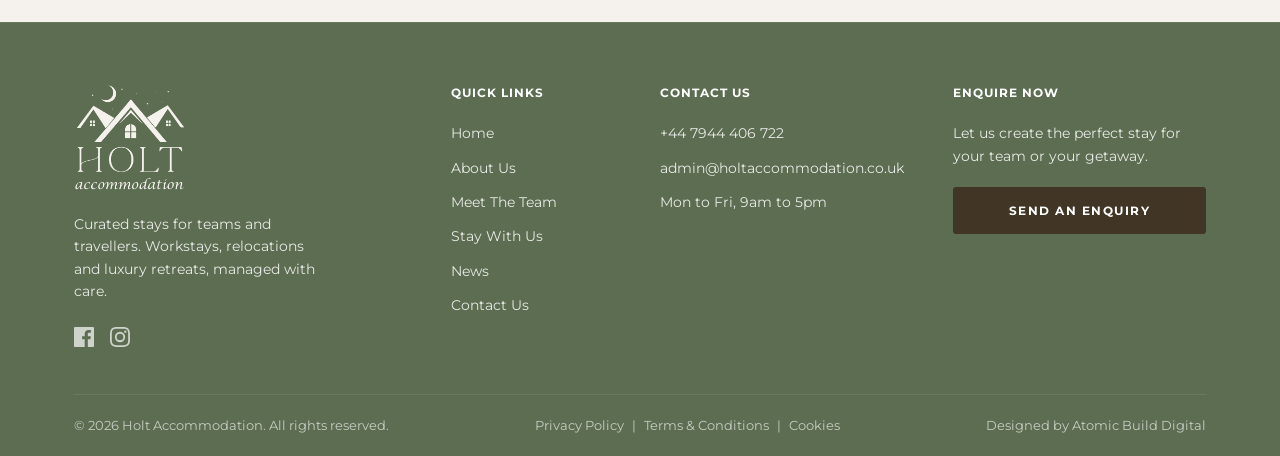
<file: staywithus.html>
<!DOCTYPE html>
<html lang="en">
<head>
    <meta charset="UTF-8">
    <meta name="viewport" content="width=device-width, initial-scale=1.0">
    <title>Stay With Us - Holt Accommodation</title>
    <link rel="preconnect" href="https://fonts.googleapis.com">
    <link rel="preconnect" href="https://fonts.gstatic.com" crossorigin>
    <link href="https://fonts.googleapis.com/css2?family=Montserrat:wght@400;500;600;700&family=Playfair+Display:ital,wght@0,400;0,500;0,600;0,700;0,800;1,400;1,600&display=swap" rel="stylesheet">
    <link rel="stylesheet" href="styles.css">
</head>
<body class="staywithus-page">

    <header id="header" class="header staywithus-header">
        <div class="container header-container">
            <a href="index.html" class="logo">
                <img src="assets/images/logo.png" alt="Holt Accommodation Logo">
            </a>
            
            <nav class="nav-menu" id="navMenu">
                <ul class="nav-list">
                    <li><a href="index.html" class="nav-link">Home</a></li>
                    <li><a href="aboutus.html" class="nav-link">About Us</a></li>
                    <li><a href="meettheteam.html" class="nav-link">Meet The Team</a></li>
                    <li class="nav-item-dropdown">
                        <a href="staywithus.html" class="nav-link active" aria-haspopup="true" aria-expanded="false">Stay With Us</a>
                        <ul class="nav-dropdown">
                            <li><a href="corporatestays.html" class="nav-dropdown-link">Corporate Stays</a></li>
                            <li><a href="home4home.html" class="nav-dropdown-link">Home From Home</a></li>
                            <li><a href="luxury-retreat.html" class="nav-dropdown-link">The Old Rectory</a></li>
                        </ul>
                    </li>
                    <li><a href="news.html" class="nav-link">News</a></li>
                    <li><a href="contactus.html" class="nav-link">Contact Us</a></li>
                </ul>
                <a href="contactus.html" class="btn btn-olive mobile-enquire btn-pan-hover"><span>Get In Touch</span></a>
            </nav>
            
            <div class="header-right">
                <a href="contactus.html" class="btn btn-olive desktop-enquire btn-pan-hover"><span>Get In Touch</span></a>
                <button class="hamburger staywithus-hamburger" id="hamburger" aria-label="Toggle Menu">
                    <span></span>
                    <span></span>
                    <span></span>
                </button>
            </div>
        </div>
    </header>

    <main>
        <section class="staywithus-hero-v2 js-reveal">
            
            <div class="staywithus-hero-botanical">
                <svg viewBox="0 0 150 300" fill="none" stroke="var(--beige)" stroke-width="1" opacity="0.4">
                    <path d="M0 300 Q60 150 150 0 M20 220 Q80 180 120 120 M0 180 Q60 120 90 80" stroke-linecap="round" stroke-linejoin="round"/>
                    <path d="M70 140 C 80 120, 110 110, 120 120 C 110 140, 80 150, 70 140" fill="var(--beige)" opacity="0.2"/>
                    <path d="M30 200 C 40 180, 70 170, 80 180 C 70 200, 40 210, 30 200" fill="var(--beige)" opacity="0.2"/>
                </svg>
            </div>

            <div class="staywithus-hero-split">
                <div class="staywithus-hero-content-v2 fade-in stagger-1">
                   
                    <h1 class="staywithus-title-v2 font-serif">Stay With Us</h1>
                    
                    
                    <div class="staywithus-hero-divider"></div>
                    
                    <p class="staywithus-desc-v2 body-text">
                        Whether you're travelling for business, relocating, or seeking a luxury escape, Holt offers curated accommodation designed around you.
                    </p>
                    
                    
                </div>
                
                <div class="staywithus-hero-media-v2 fade-in stagger-2">
                    <img src="assets/images/new.staywithus.webp" onerror="this.src='assets/images/idea 2.png'" alt="Luxurious stay interior">
                </div>
            </div>
        </section>

        <section id="choose-path" class="staywithus-paths-v2 section-padding">
            <div class="container">
                
                <div class="staywithus-section-header-v2 js-reveal">
                    <div class="staywithus-diamond"></div>
                    <span class="staywithus-line-v2"></span>
                    <h3 class="staywithus-heading-v2">EXPLORE YOUR OPTIONS</h3>
                    <span class="staywithus-line-v2"></span>
                    <div class="staywithus-diamond"></div>
                </div>

                <div class="staywithus-cards-grid-v2">
                    
                    <div class="staywithus-card-v2 js-reveal stagger-1">
                        <a class="staywithus-card-cover" href="corporatestays.html" tabindex="-1" aria-hidden="true"></a>
                        <div class="staywithus-card-icon-v2">
                            <svg viewBox="0 0 24 24" width="24" height="24" fill="none" stroke="currentColor" stroke-width="1.5" stroke-linecap="round" stroke-linejoin="round">
                                <rect x="2" y="7" width="20" height="14" rx="2" ry="2"></rect>
                                <path d="M16 21V5a2 2 0 0 0-2-2h-4a2 2 0 0 0-2 2v16"></path>
                            </svg>
                        </div>
                        <div class="staywithus-card-inner">
                            <div class="staywithus-card-img-wrap-v2">
                                <img src="assets/images/corpstaypage.webp" onerror="this.src='assets/images/made simple.png'" alt="Corporate Stays" class="staywithus-card-img-v2">
                            </div>
                            <div class="staywithus-card-content-v2">
                                <h4 class="staywithus-card-title-v2 font-serif">Corporate Stays</h4>
                                <span class="staywithus-card-subtitle-v2">COMFORTABLE, FULLY MANAGED STAYS FOR YOUR TEAM.</span>
                                <div class="staywithus-card-tinyline"></div>
                                <p class="staywithus-card-desc-v2">We specialise in sourcing and managing premium contract accommodation both in the UK and overseas. You focus on work and we handle the rest.</p>
                                <a href="corporatestays.html" class="btn btn-olive btn-full btn-pan-hover staywithus-card-btn-v2" aria-label="See Corporate Stays">
                                    <span>SEE CORPORATE STAYS <svg viewBox="0 0 24 24" width="14" height="14" fill="none" stroke="currentColor" stroke-width="2" stroke-linecap="round" stroke-linejoin="round" style="margin-left: 6px;"><path d="M9 18l6-6-6-6"/></svg></span>
                                </a>
                            </div>
                        </div>
                    </div>

                    <div class="staywithus-card-v2 js-reveal stagger-2">
                        <a class="staywithus-card-cover" href="home4home.html" tabindex="-1" aria-hidden="true"></a>
                        <div class="staywithus-card-icon-v2">
                            <svg viewBox="0 0 24 24" width="24" height="24" fill="none" stroke="currentColor" stroke-width="1.5" stroke-linecap="round" stroke-linejoin="round">
                                <path d="M3 9l9-7 9 7v11a2 2 0 0 1-2 2H5a2 2 0 0 1-2-2z"></path>
                                <polyline points="9 22 9 12 15 12 15 22"></polyline>
                            </svg>
                        </div>
                        <div class="staywithus-card-inner">
                            <div class="staywithus-card-img-wrap-v2">
                                <img src="assets/images/Home.webp" onerror="this.src='assets/images/homeforhome.png'" alt="Home from Home" class="staywithus-card-img-v2">
                            </div>
                            <div class="staywithus-card-content-v2">
                                <h4 class="staywithus-card-title-v2 font-serif">Home from Home</h4>
                                <span class="staywithus-card-subtitle-v2">A HOME WHEN YOU NEED IT MOST.</span>
                                <div class="staywithus-card-tinyline"></div>
                                <p class="staywithus-card-desc-v2">From short-term rentals to emergency stays, we find a safe, welcoming home for you and your family when life doesn't go as planned.</p>
                                <a href="home4home.html" class="btn btn-olive btn-full btn-pan-hover staywithus-card-btn-v2" aria-label="See Home from Home">
                                    <span>VIEW HOME FROM HOME <svg viewBox="0 0 24 24" width="14" height="14" fill="none" stroke="currentColor" stroke-width="2" stroke-linecap="round" stroke-linejoin="round" style="margin-left: 6px;"><path d="M9 18l6-6-6-6"/></svg></span>
                                </a>
                            </div>
                        </div>
                    </div>

                    <div class="staywithus-card-v2 js-reveal stagger-3">
                        <a class="staywithus-card-cover" href="luxury-retreat.html" tabindex="-1" aria-hidden="true"></a>
                        <div class="staywithus-card-icon-v2">
                            <svg viewBox="0 0 24 24" width="24" height="24" fill="none" stroke="currentColor" stroke-width="1.5" stroke-linecap="round" stroke-linejoin="round">
                                <path d="M12 3l1.9 5.8L20 11l-6.1 2.2L12 19l-1.9-5.8L4 11l6.1-2.2L12 3z"></path>
                                <path d="M19 3v4"></path>
                                <path d="M21 5h-4"></path>
                                <path d="M5 17v3"></path>
                                <path d="M6.5 18.5h-3"></path>
                            </svg>
                        </div>
                        <div class="staywithus-card-inner">
                            <div class="staywithus-card-img-wrap-v2">
                                <img src="assets/images/Pool V1.webp" onerror="this.src='assets/images/GCG-36.jpg'" alt="Luxury Stays at The Old Rectory" class="staywithus-card-img-v2">
                            </div>
                            <div class="staywithus-card-content-v2">
                                <h4 class="staywithus-card-title-v2 font-serif">Luxury Stays at The Old Rectory </h4>
                                <span class="staywithus-card-subtitle-v2">NEED A BREAK?</span>
                                <div class="staywithus-card-tinyline"></div>
                                <p class="staywithus-card-desc-v2">Step into the comfort of The Old Rectory, where luxury meets the warmth of home. Designed for peaceful escapes and special moments, this beautiful retreat offers elegant surroundings, cosy spaces, and everything you need to relax in complete comfort.</p>
                                <a href="luxury-retreat.html" class="btn btn-olive btn-full btn-pan-hover staywithus-card-btn-v2" aria-label="See Luxury Stays at The Old Rectory">
                                    <span>VIEW RETREAT <svg viewBox="0 0 24 24" width="14" height="14" fill="none" stroke="currentColor" stroke-width="2" stroke-linecap="round" stroke-linejoin="round" style="margin-left: 6px;"><path d="M9 18l6-6-6-6"/></svg></span>
                                </a>
                            </div>
                        </div>
                    </div>

                </div>

            </div>
        </section>
    </main>

    <footer id="contact" class="footer bg-olive text-white js-reveal">
        <div class="container">
            <div class="footer-grid">
                <div class="footer-col">
                    <img src="assets/images/logo.png" alt="Holt Accommodation Logo" class="footer-logo">
                    <p class="footer-desc">Curated stays for teams and travellers. Workstays, relocations and luxury retreats, managed with care.</p>
                    <div class="social-links">
                        <a href="https://www.facebook.com/holtaccommodationsolutionsltd/" target="_blank" rel="noopener noreferrer" aria-label="Holt Accommodation on Facebook"><svg viewBox="0 0 24 24" width="20" height="20"><path fill="currentColor" d="M22.675 0H1.325C.593 0 0 .593 0 1.325v21.351C0 23.407.593 24 1.325 24H12.82v-9.294H9.692v-3.622h3.128V8.413c0-3.1 1.893-4.788 4.659-4.788 1.325 0 2.463.099 2.795.143v3.24l-1.918.001c-1.504 0-1.795.715-1.795 1.763v2.313h3.587l-.467 3.622h-3.12V24h6.116c.73 0 1.323-.593 1.323-1.325V1.325C24 .593 23.407 0 22.675 0z"/></svg></a>
                        <a href="https://www.instagram.com/holtaccommodationsolutionsltd/" target="_blank" rel="noopener noreferrer" aria-label="Holt Accommodation on Instagram"><svg viewBox="0 0 24 24" width="20" height="20"><path fill="currentColor" d="M12 2.163c3.204 0 3.584.012 4.85.07 3.252.148 4.771 1.691 4.919 4.919.058 1.265.069 1.645.069 4.849 0 3.205-.012 3.584-.069 4.849-.149 3.225-1.664 4.771-4.919 4.919-1.266.058-1.644.07-4.85.07-3.204 0-3.584-.012-4.849-.07-3.26-.149-4.771-1.699-4.919-4.92-.058-1.265-.07-1.644-.07-4.849 0-3.204.013-3.583.07-4.849.149-3.227 1.664-4.771 4.919-4.919 1.266-.057 1.645-.069 4.849-.069zM12 0C8.741 0 8.333.014 7.053.072 2.695.272.273 2.69.073 7.052.014 8.333 0 8.741 0 12c0 3.259.014 3.668.072 4.948.2 4.358 2.618 6.78 6.98 6.98C8.333 23.986 8.741 24 12 24c3.259 0 3.668-.014 4.948-.072 4.354-.2 6.782-2.618 6.979-6.98.059-1.28.073-1.689.073-4.948 0-3.259-.014-3.667-.072-4.947-.196-4.354-2.617-6.78-6.979-6.98C15.668.014 15.259 0 12 0zm0 5.838a6.162 6.162 0 100 12.324 6.162 6.162 0 000-12.324zM12 16a4 4 0 110-8 4 4 0 010 8zm6.406-11.845a1.44 1.44 0 100 2.881 1.44 1.44 0 000-2.881z"/></svg></a>
                    </div>
                </div>

                <div class="footer-col">
                    <h4 class="footer-heading">Quick Links</h4>
                    <ul class="footer-links">
                        <li><a href="index.html">Home</a></li>
                        <li><a href="aboutus.html">About Us</a></li>
                        <li><a href="meettheteam.html">Meet The Team</a></li>
                        <li><a href="staywithus.html">Stay With Us</a></li>
                        <li><a href="news.html">News</a></li>
                        <li><a href="contactus.html">Contact Us</a></li>
                    </ul>
                </div>

                <div class="footer-col">
                    <h4 class="footer-heading">Contact Us</h4>
                    <ul class="footer-contact">
                        <li>+44 7944 406 722</li>
                        <li>admin@holtaccommodation.co.uk</li>
                        <li>Mon to Fri, 9am to 5pm</li>
                    </ul>
                </div>

                <div class="footer-col" id="enquire">
                    <h4 class="footer-heading">Enquire Now</h4>
                    <p class="footer-text">Let us create the perfect stay for your team or your getaway.</p>
                    <a href="contactus.html" class="btn btn-terracotta btn-full footer-enquire-btn btn-pan-hover"><span>Send An Enquiry</span></a>
                </div>
            </div>

            <div class="footer-bottom">
                <p>&copy; 2026 Holt Accommodation. All rights reserved.</p>
                <p class="footer-legal">
                    <!-- TODO: link to real Privacy / Terms / Cookies pages once created -->
                    <a href="#">Privacy Policy</a> |
                    <a href="#">Terms &amp; Conditions</a> |
                    <a href="#">Cookies</a>
                </p>
                <p>Designed by Atomic Build Digital</p>
            </div>
        </div>
    </footer>

    <script src="script.js"></script>
</body>
</html>
</file>
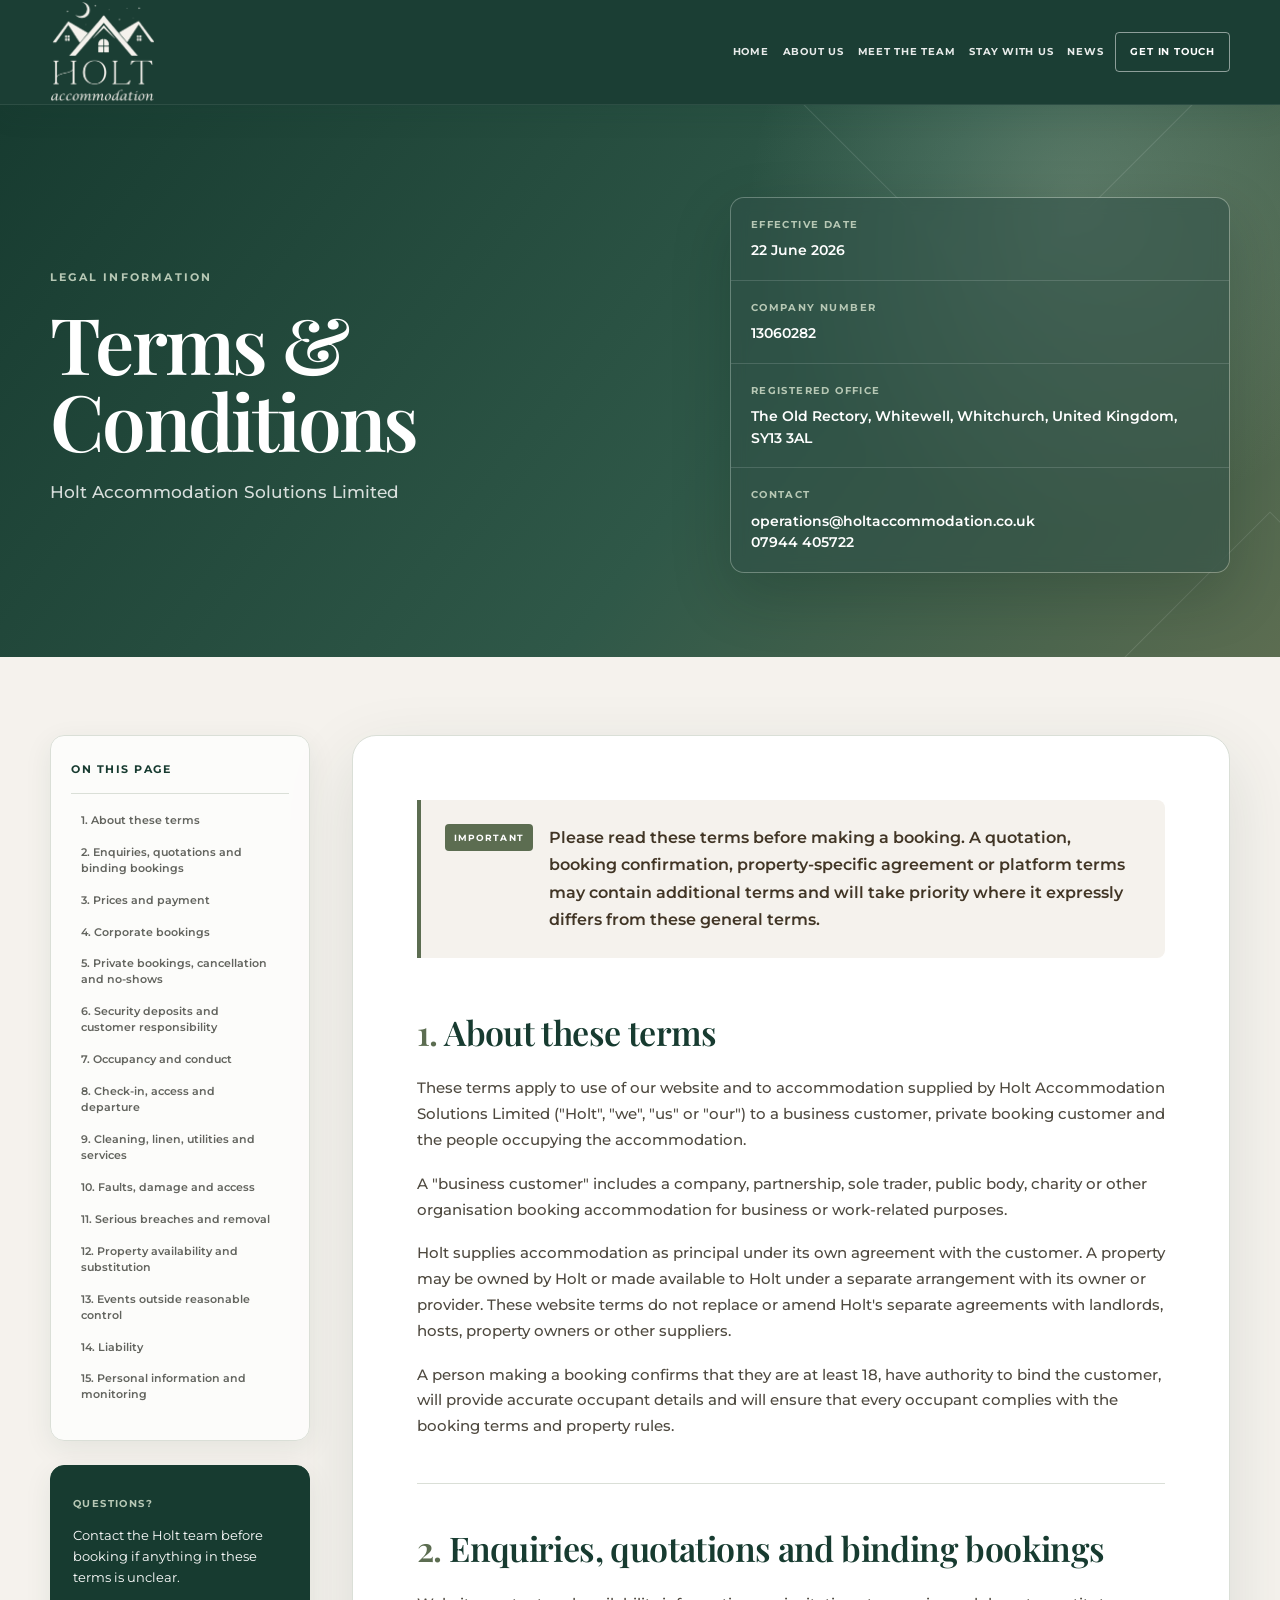
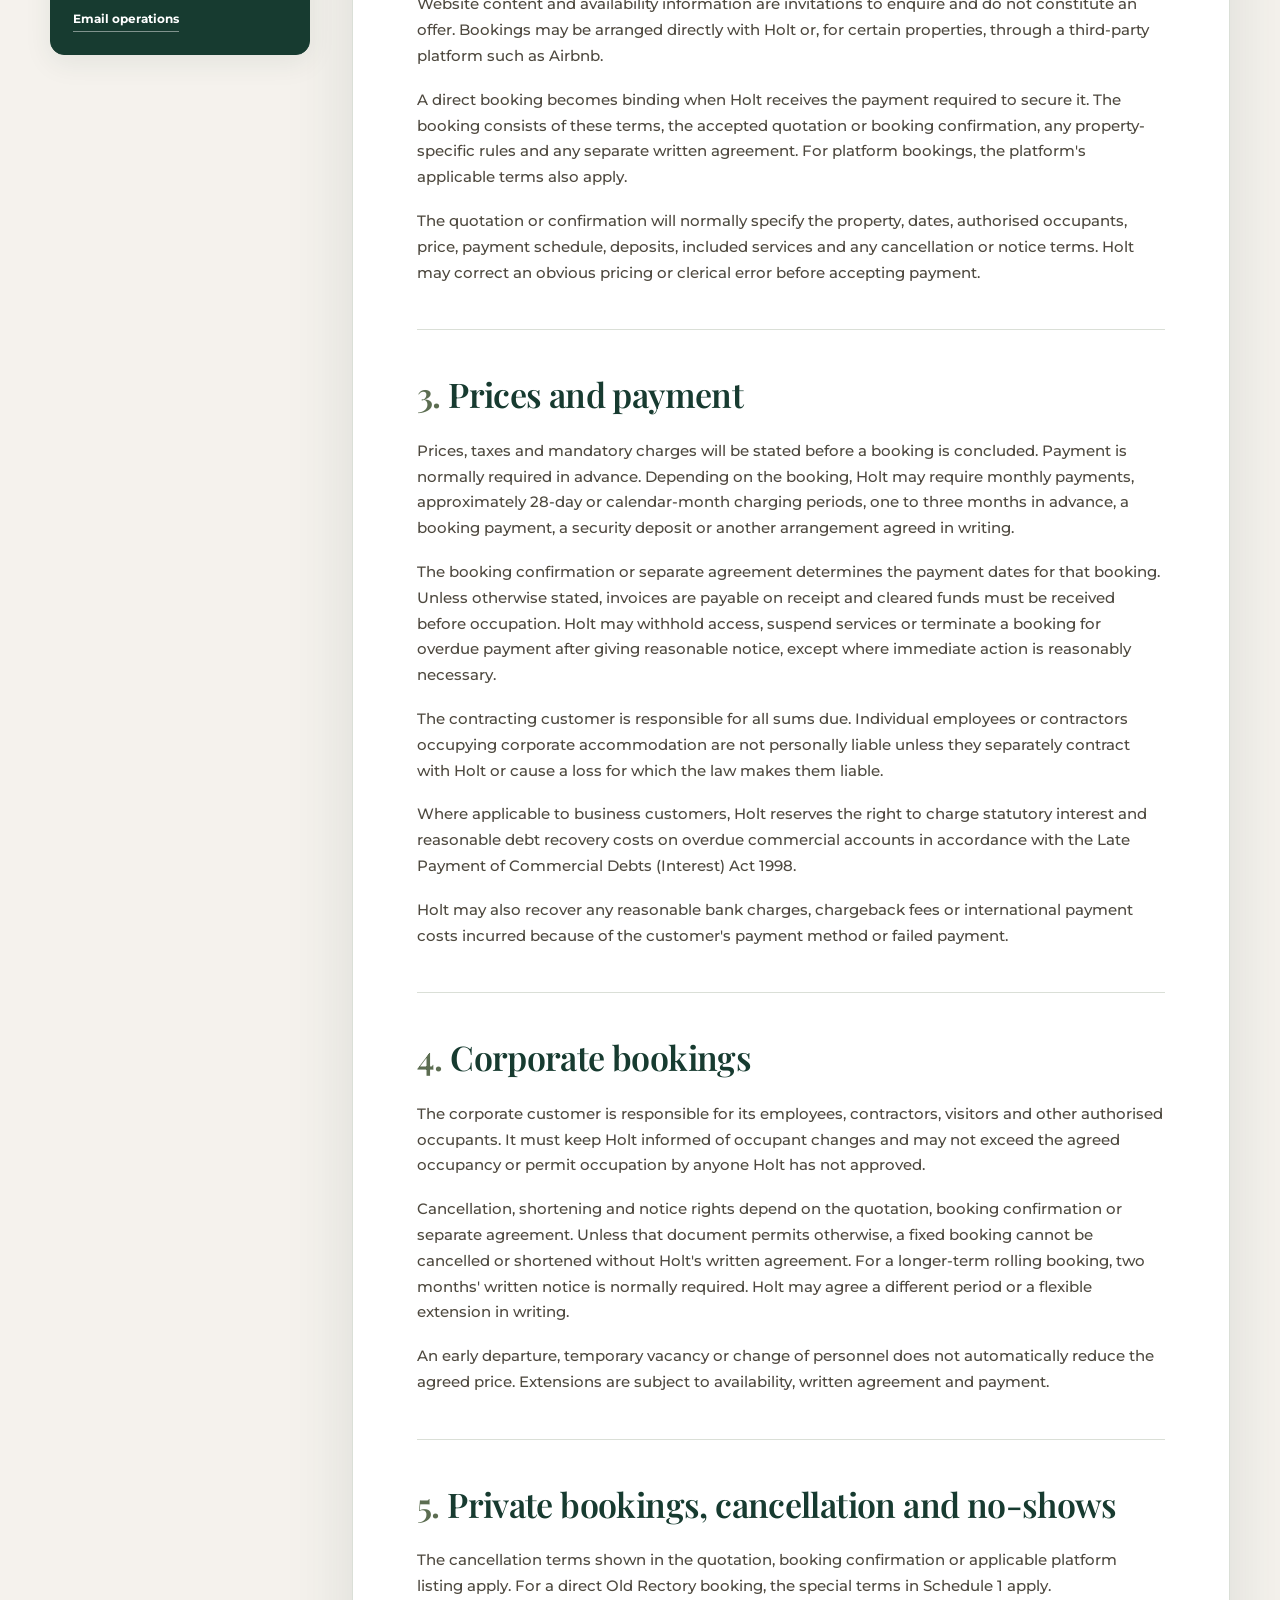
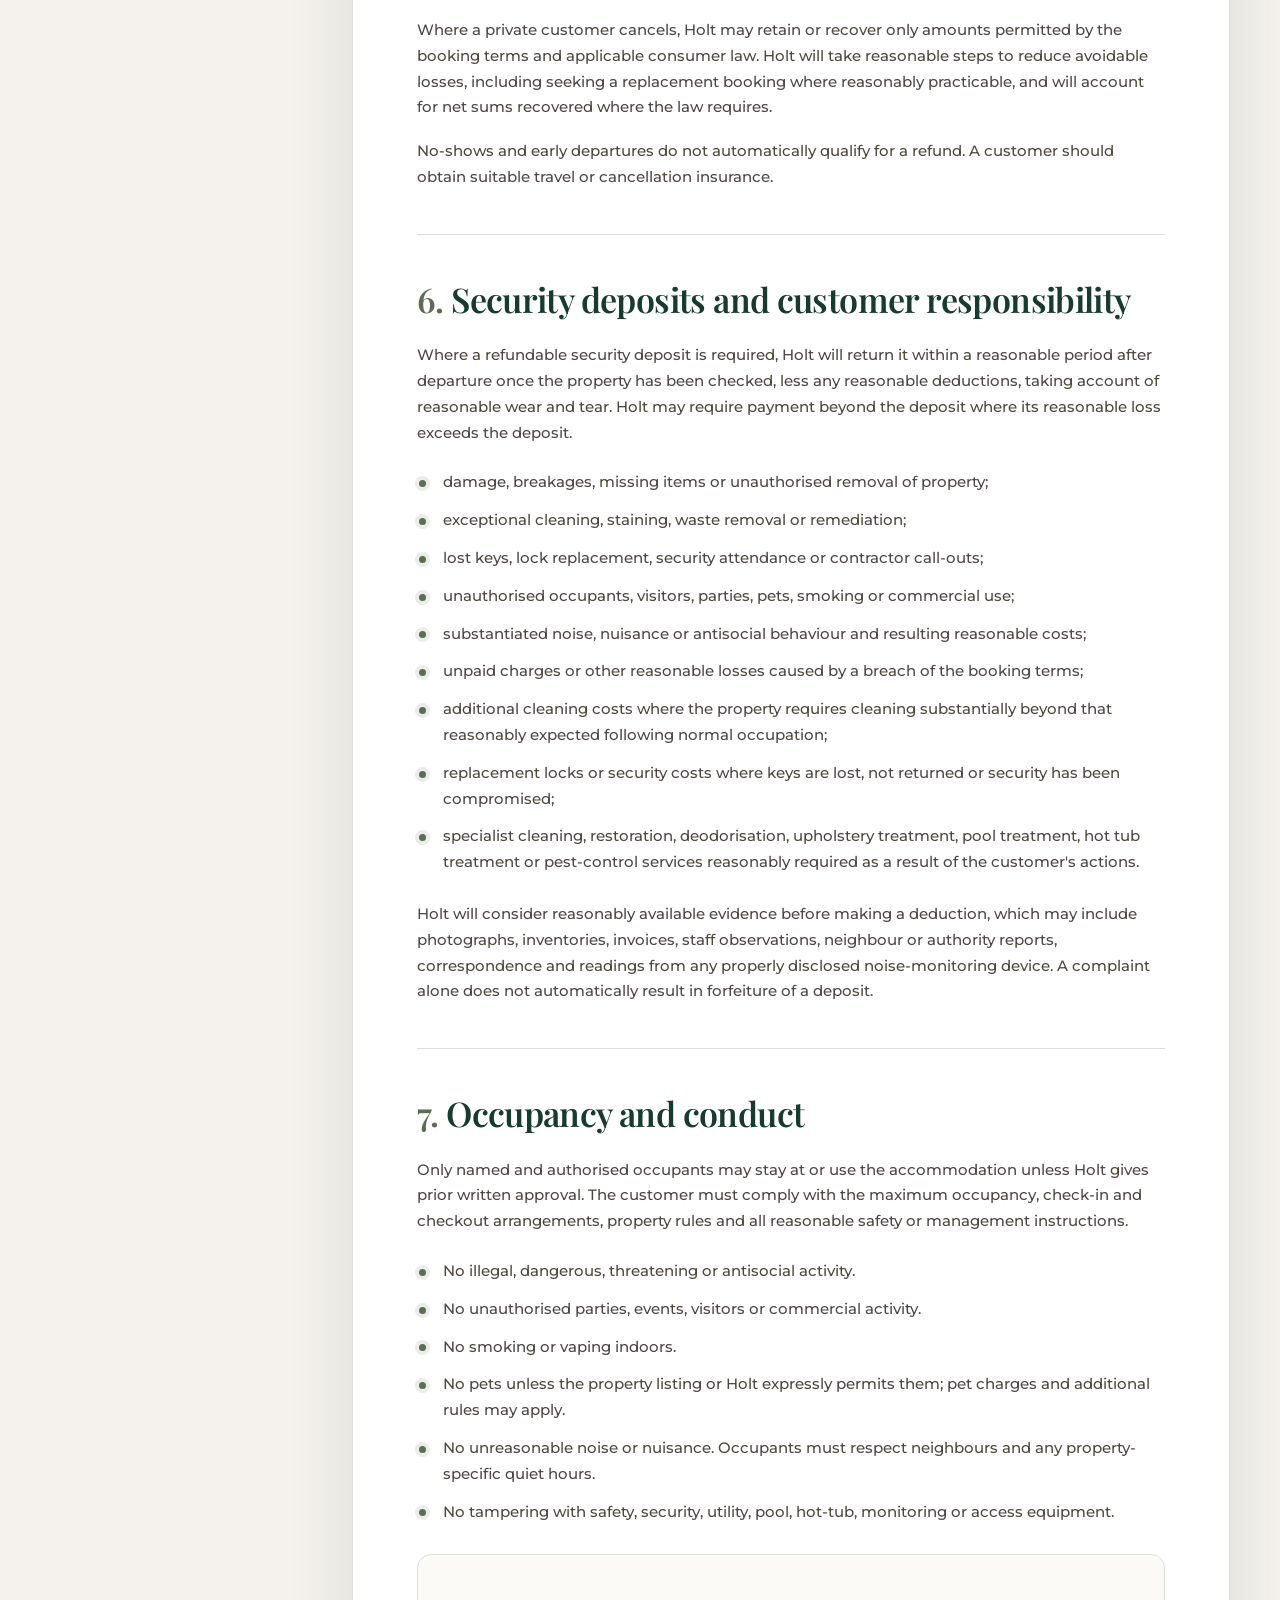
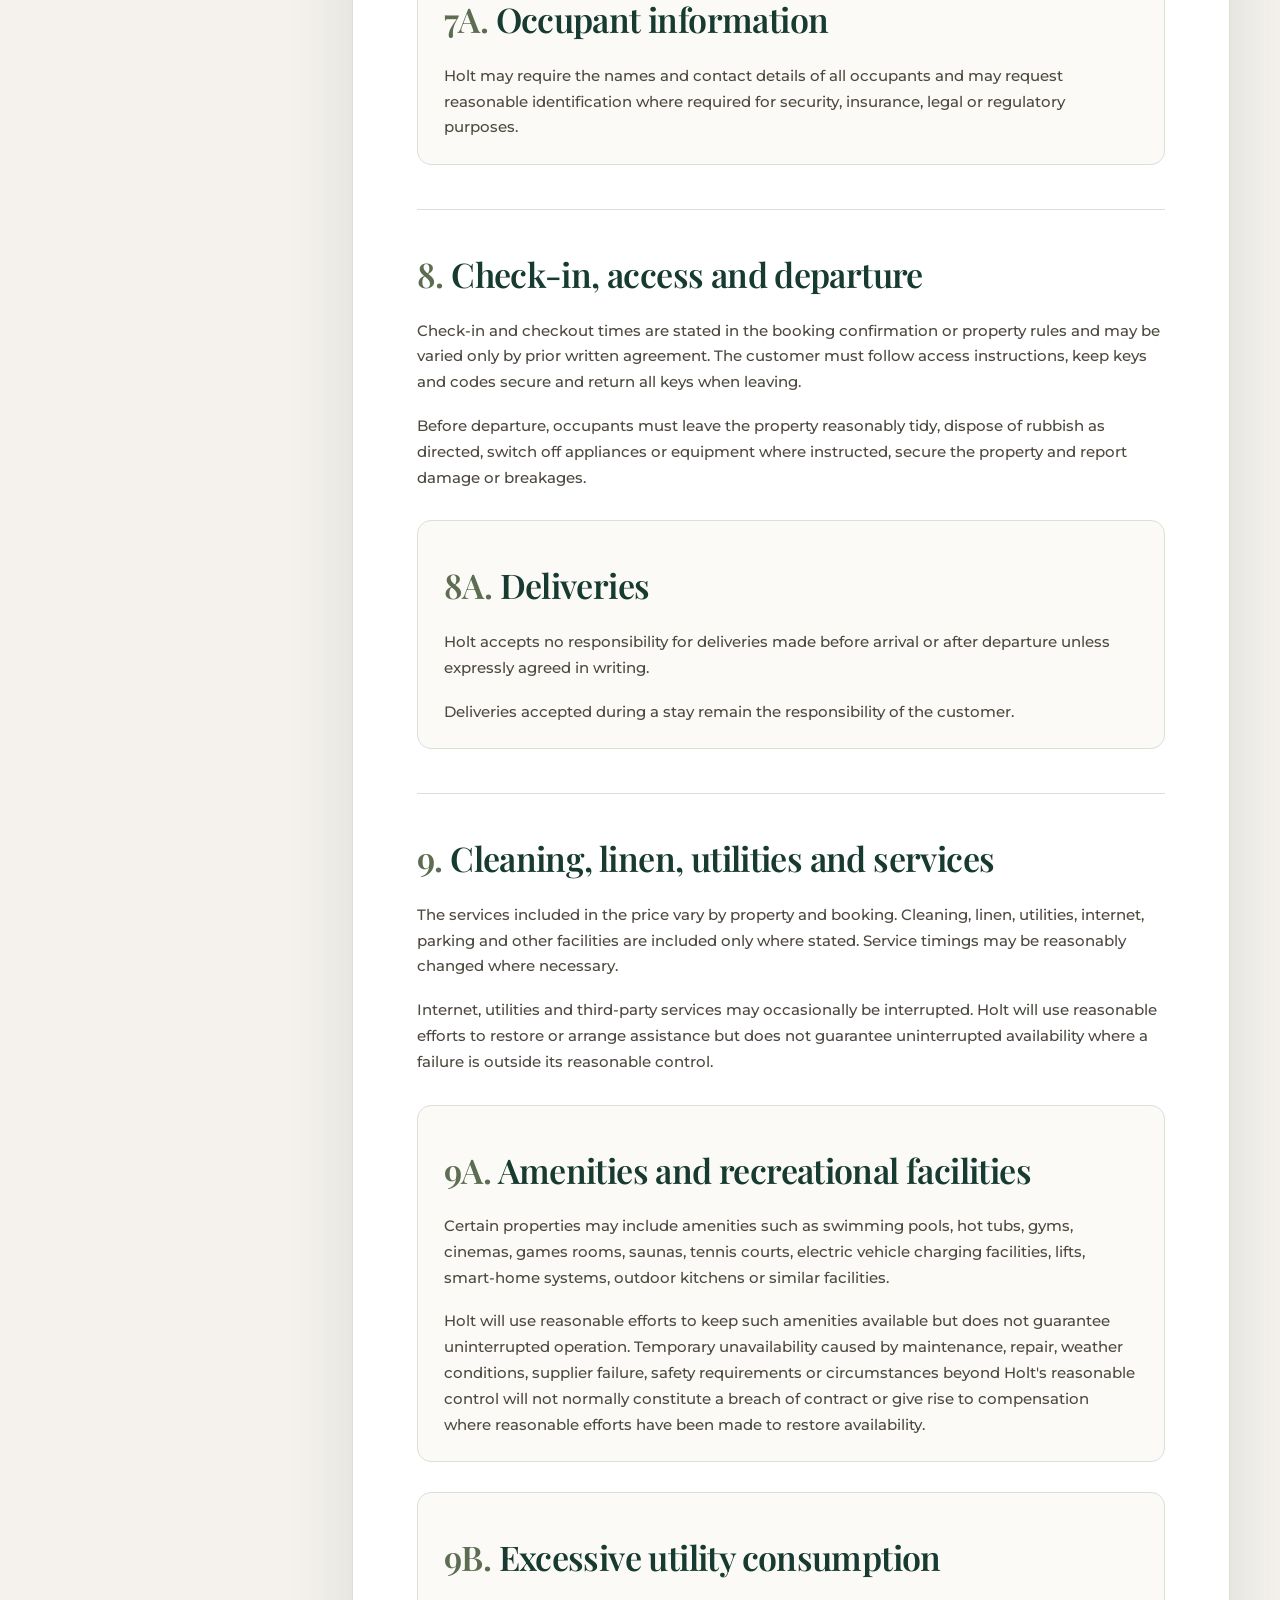
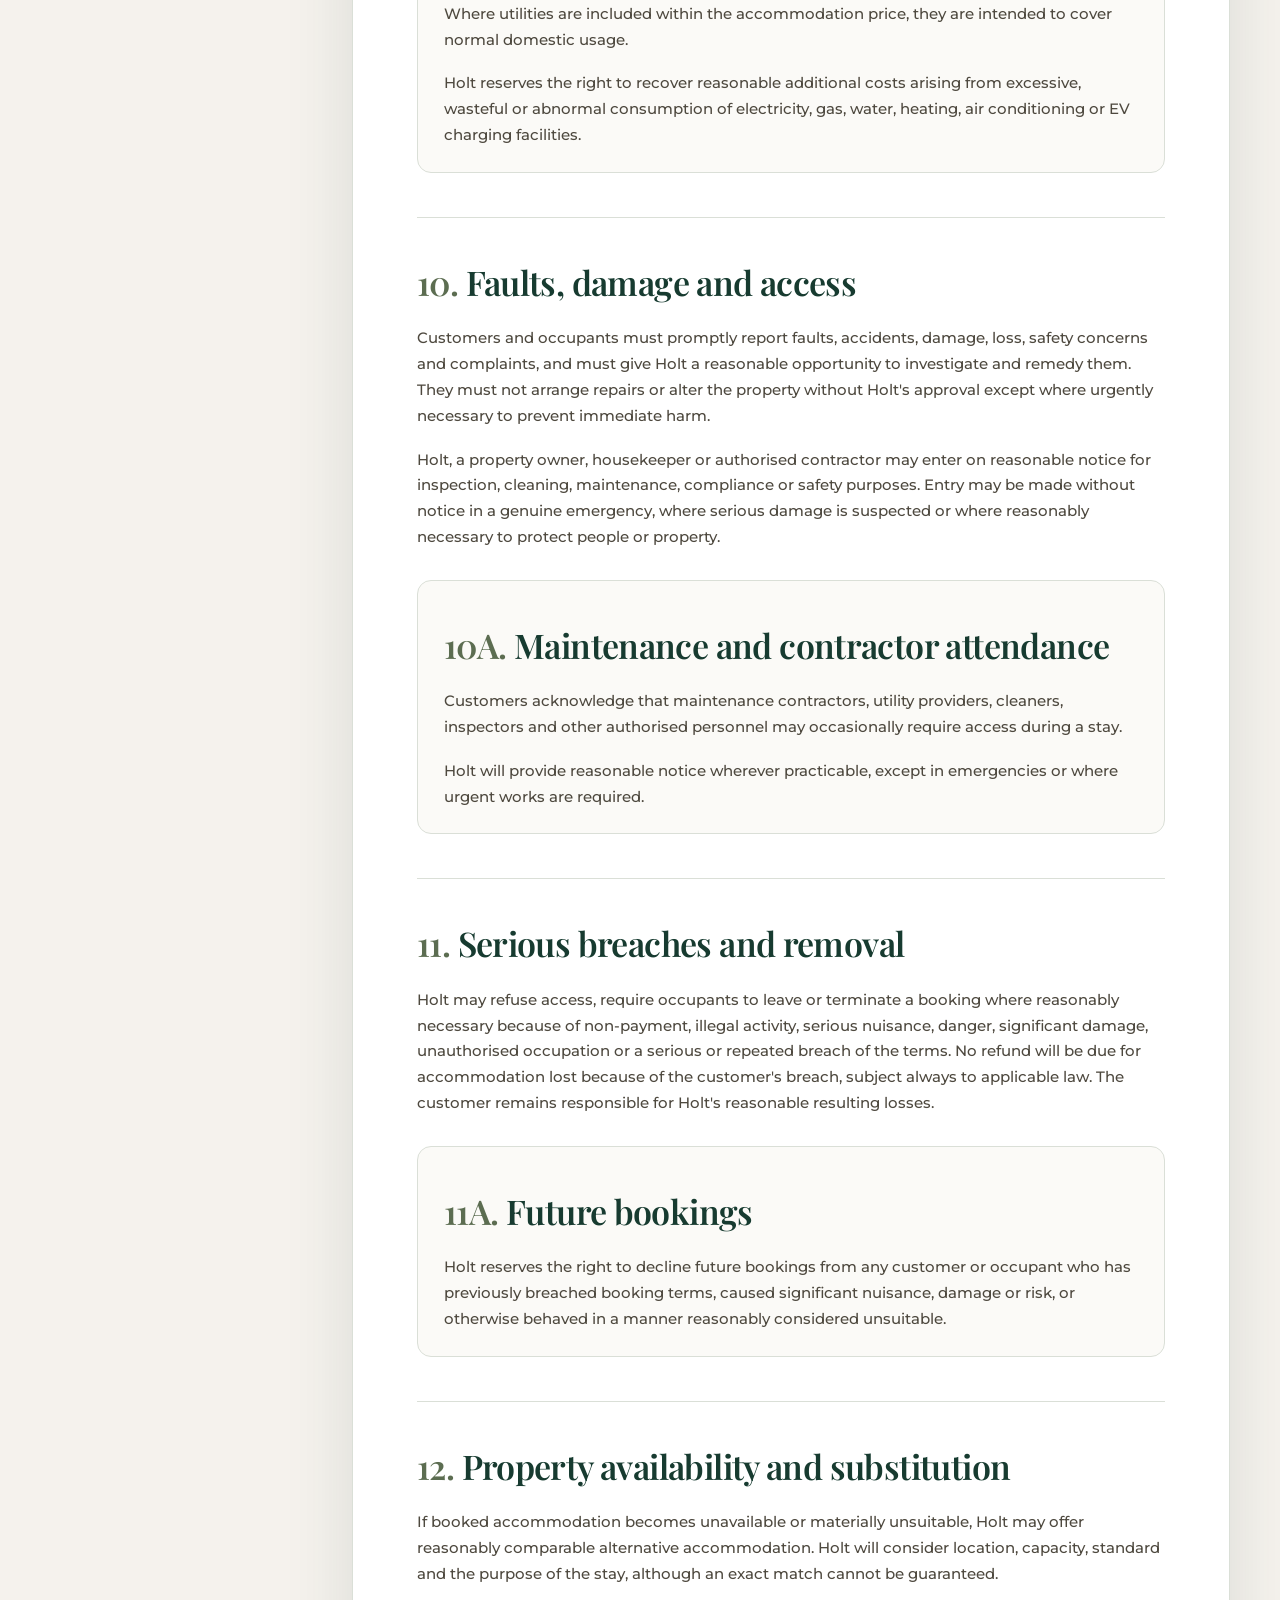
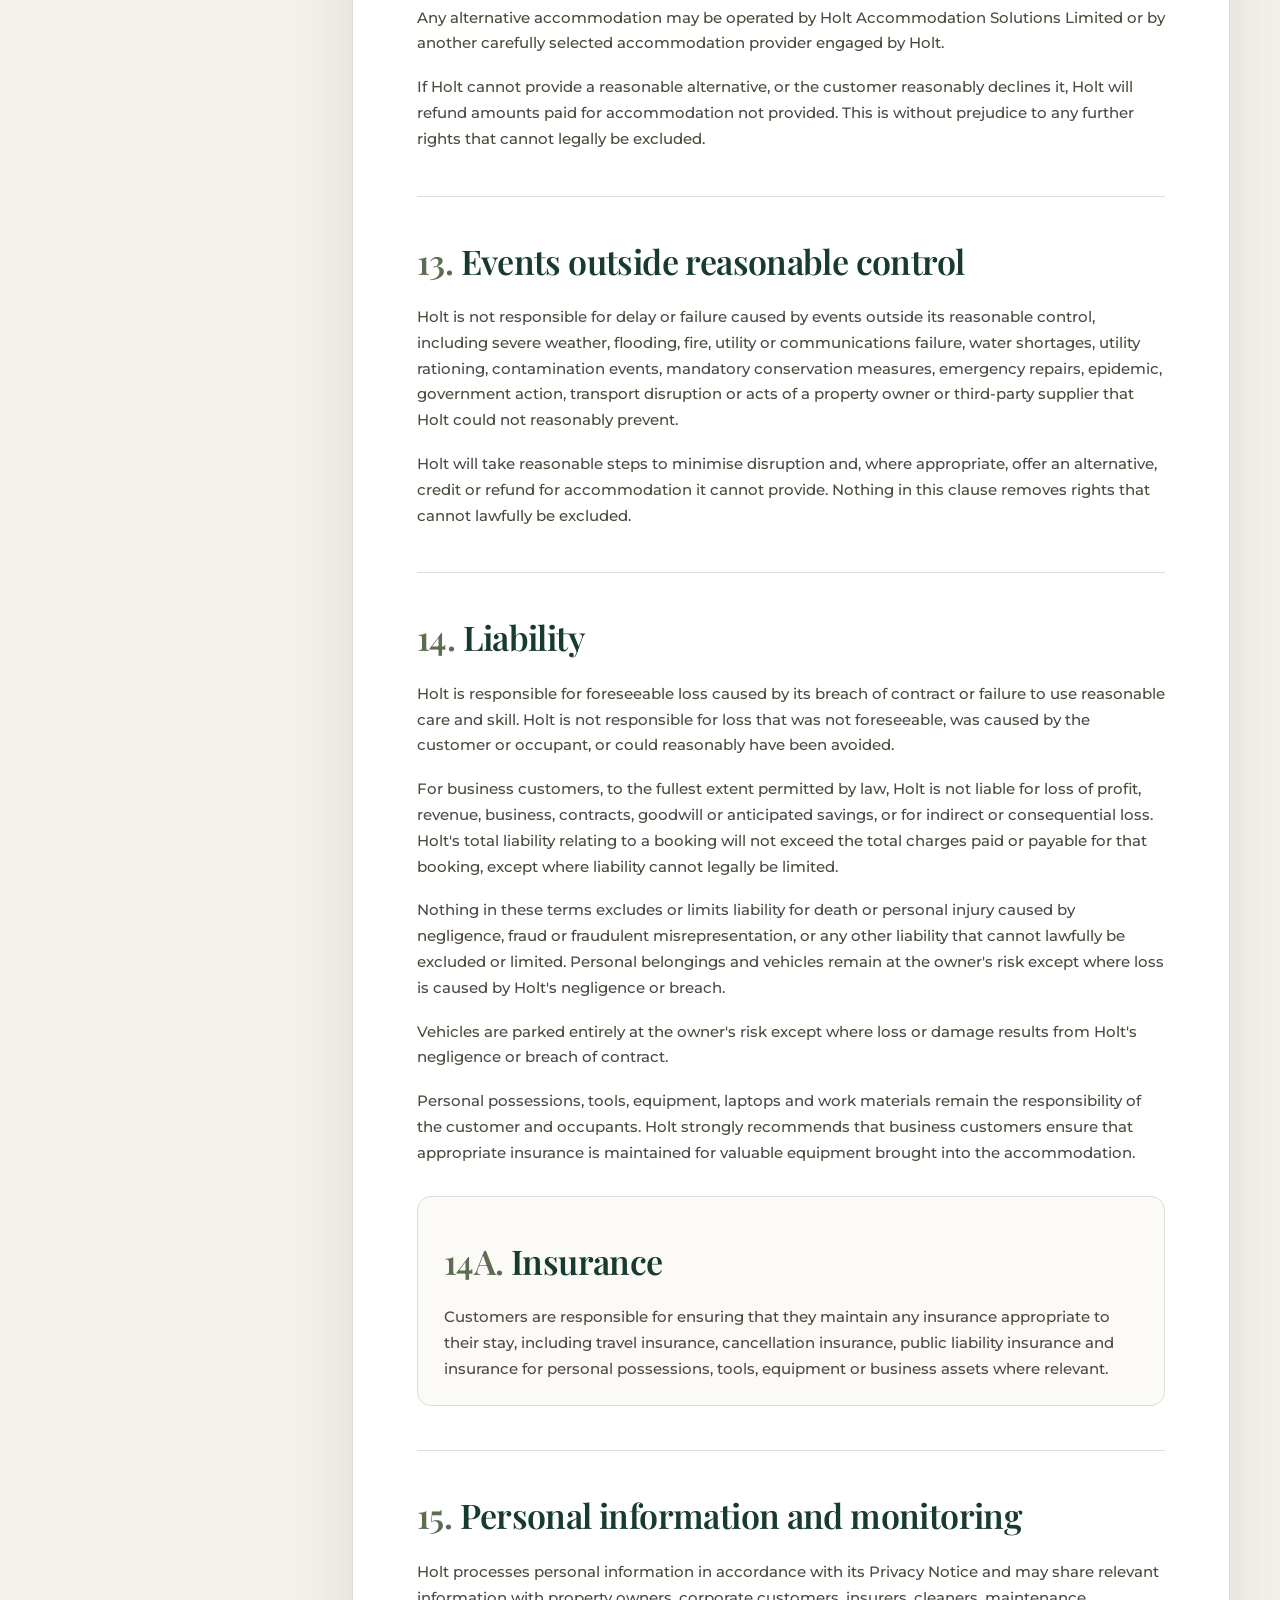
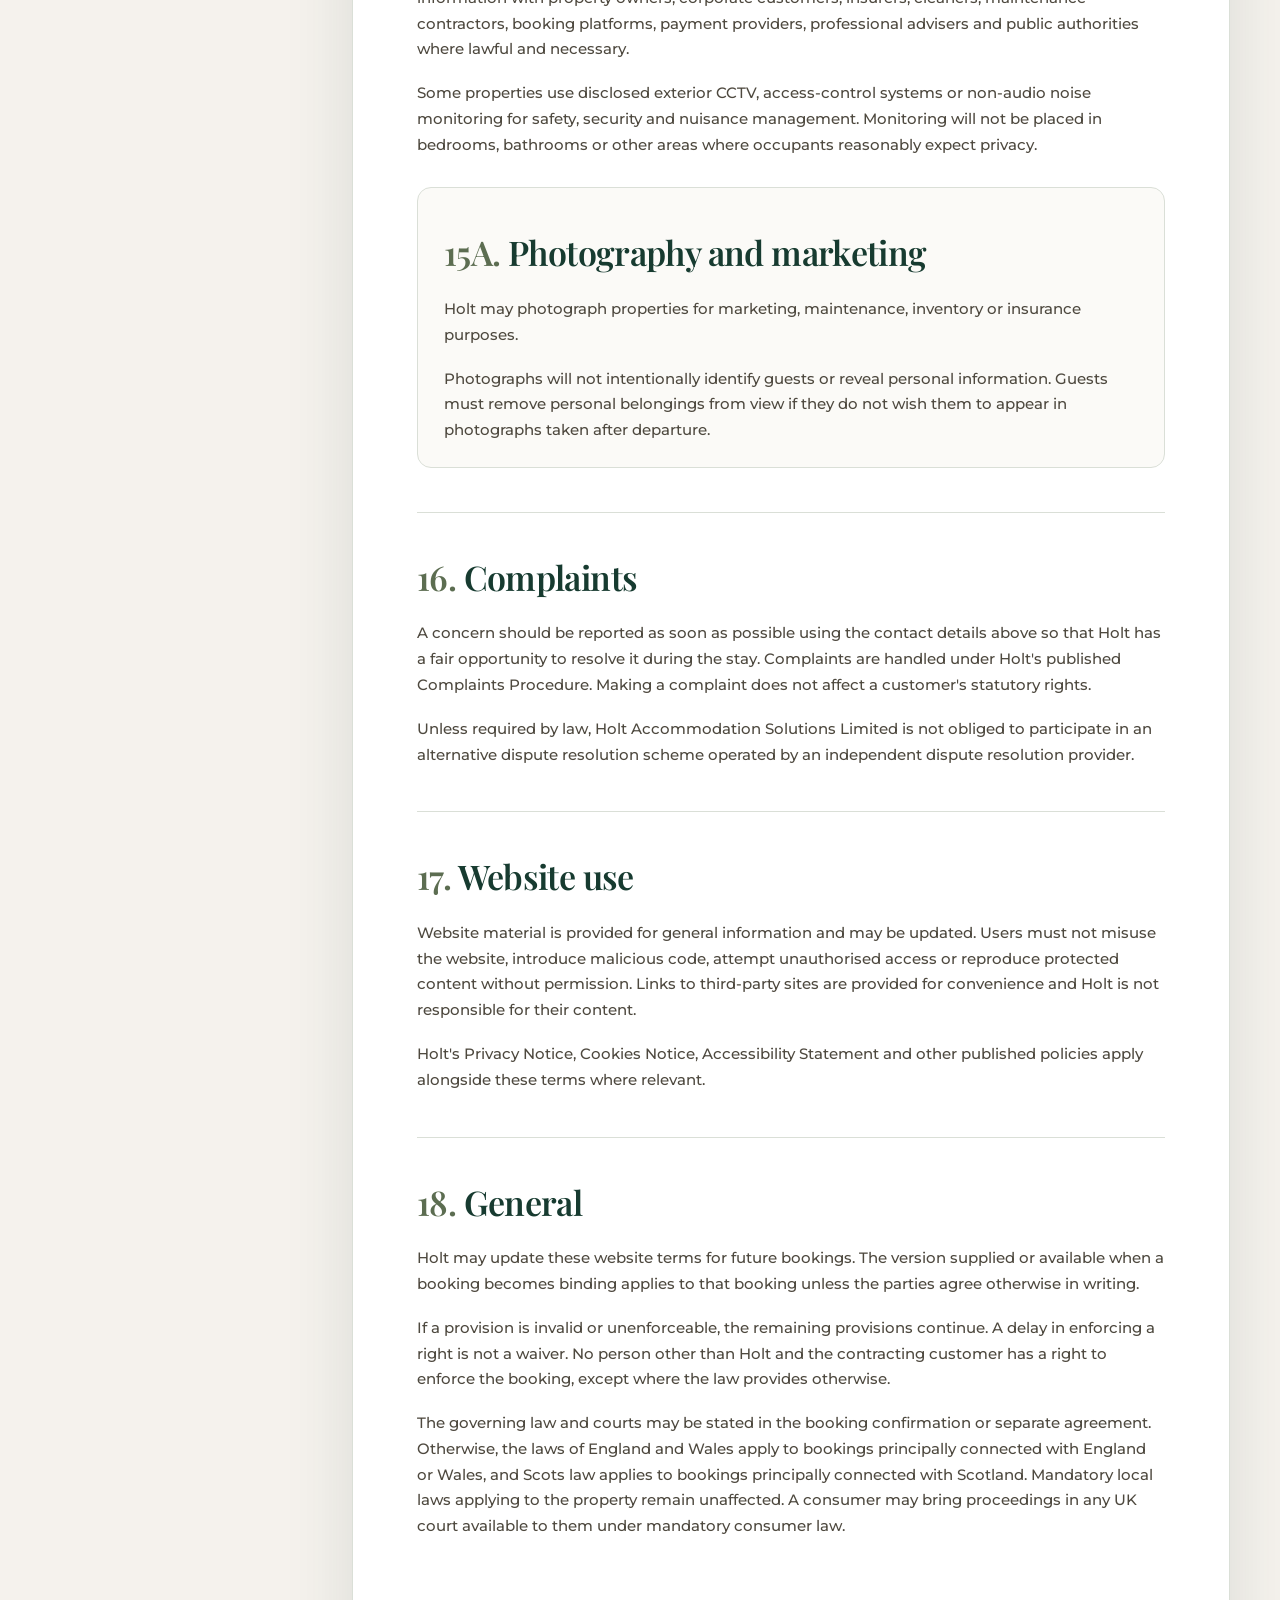
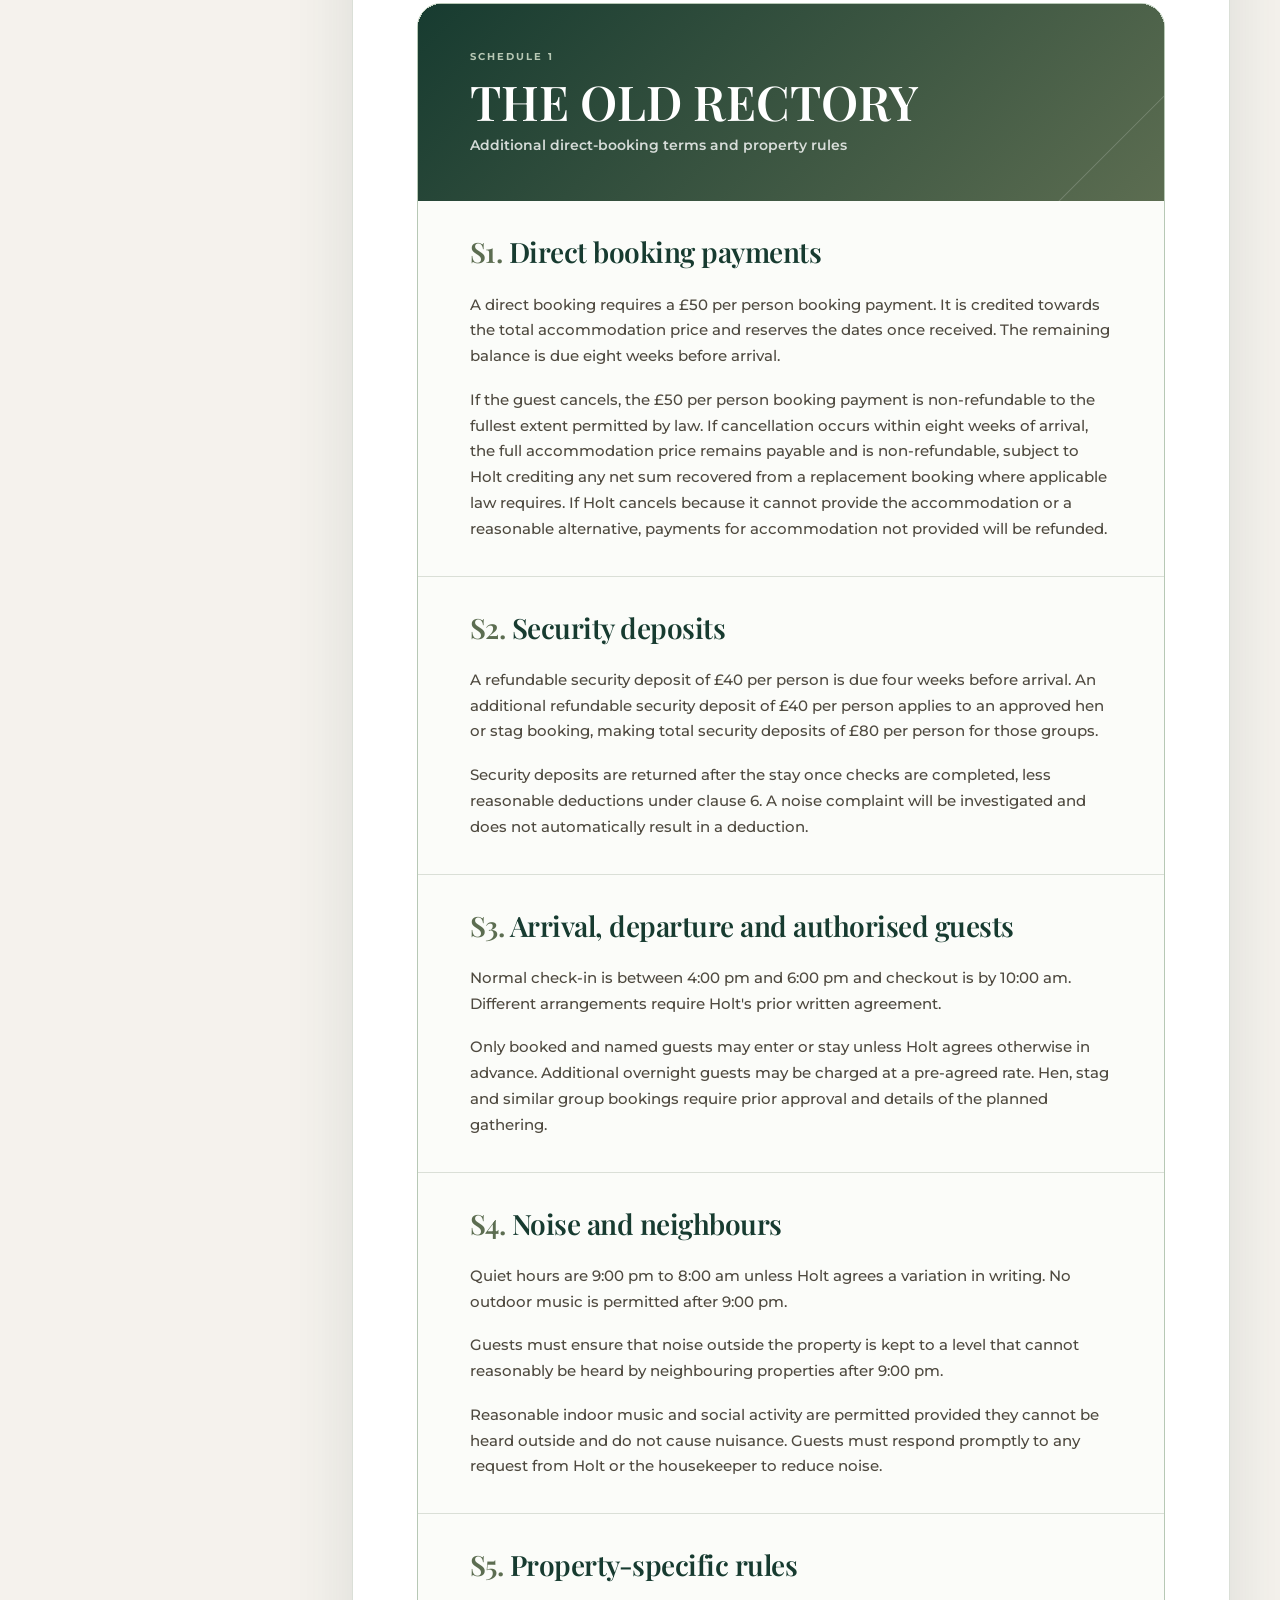
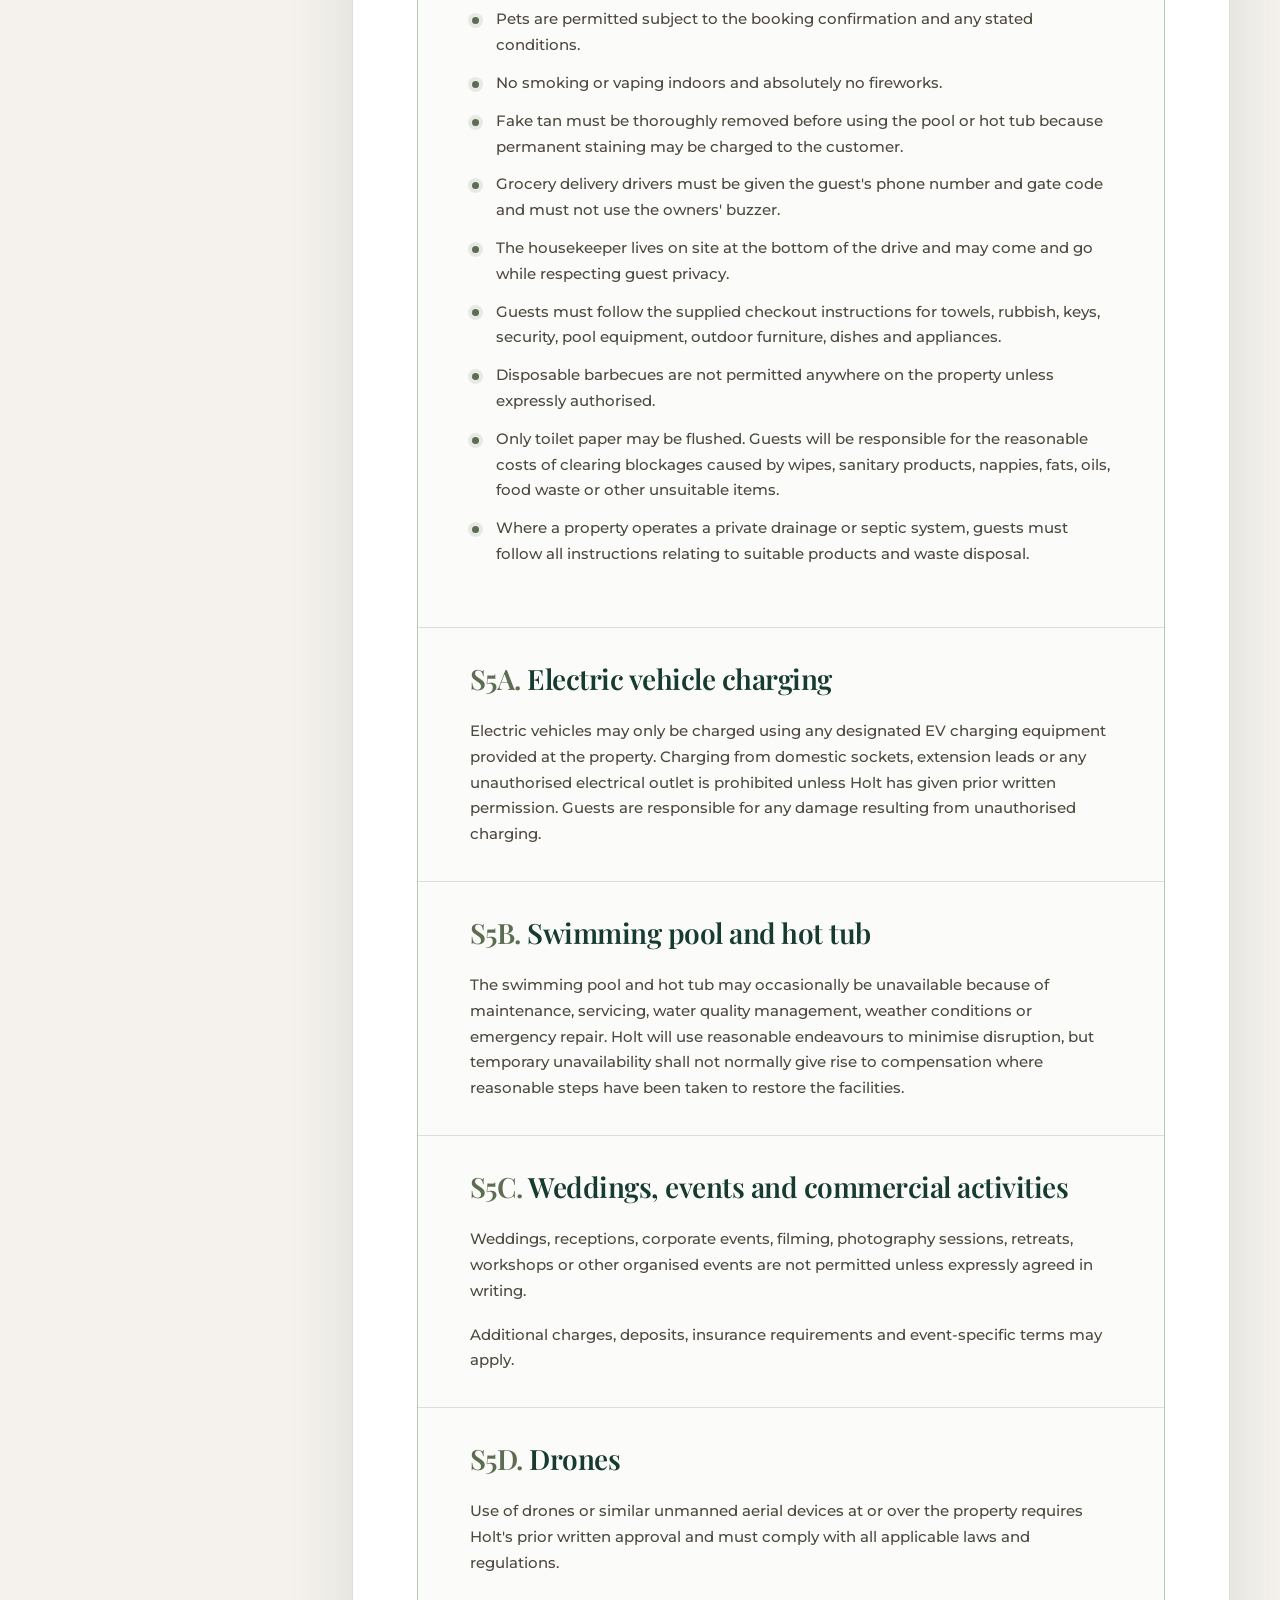
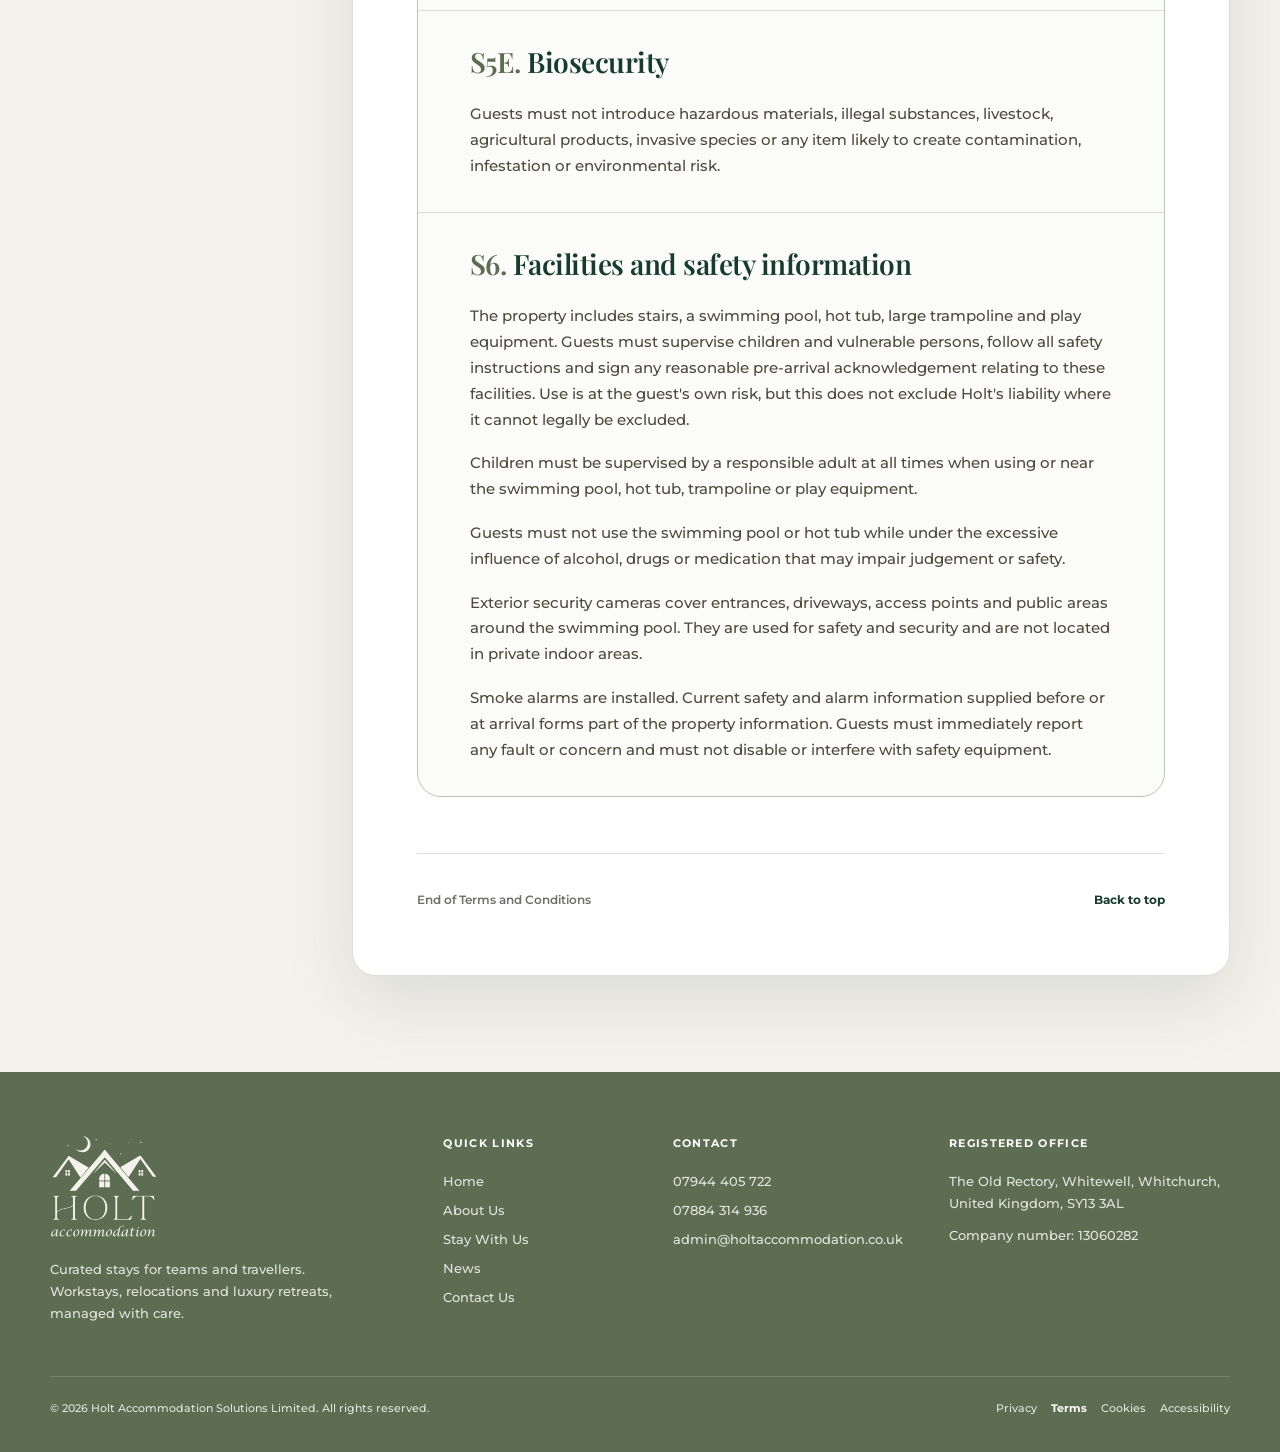
<file: terms-and-conditions.html>
<!DOCTYPE html>
<html lang="en-GB">
<head>
    <meta charset="UTF-8">
    <meta name="viewport" content="width=device-width, initial-scale=1.0">
    <meta name="description" content="Terms and conditions for bookings and website use with Holt Accommodation Solutions Limited.">
    <title>Terms &amp; Conditions | Holt Accommodation</title>

    <link rel="preconnect" href="https://fonts.googleapis.com">
    <link rel="preconnect" href="https://fonts.gstatic.com" crossorigin>
    <link href="https://fonts.googleapis.com/css2?family=Montserrat:wght@400;500;600;700&amp;family=Playfair+Display:wght@500;600;700&amp;display=swap" rel="stylesheet">
    <link rel="stylesheet" href="terms-and-conditions.css">
</head>
<body class="terms-page" id="top">
    <a class="skip-link" href="#main-content">Skip to the terms</a>

    <header class="site-header">
        <div class="container header-container">
            <a href="index.html" class="logo" aria-label="Holt Accommodation home">
                <img src="assets/images/logo.png" alt="Holt Accommodation">
            </a>

            <input class="nav-toggle" type="checkbox" id="nav-toggle" aria-label="Open navigation menu">
            <label class="hamburger" for="nav-toggle" aria-hidden="true">
                <span></span>
                <span></span>
                <span></span>
            </label>

            <nav class="nav-menu" aria-label="Primary navigation">
                <ul class="nav-list">
                    <li><a href="index.html" class="nav-link">Home</a></li>
                    <li><a href="aboutus.html" class="nav-link">About Us</a></li>
                    <li><a href="meettheteam.html" class="nav-link">Meet The Team</a></li>
                    <li class="nav-item-dropdown">
                        <a href="staywithus.html" class="nav-link">Stay With Us</a>
                        <ul class="nav-dropdown">
                            <li><a href="corporatestays.html">Corporate Stays</a></li>
                            <li><a href="homefromhome.html">Home From Home</a></li>
                            <li><a href="luxury-retreat.html">Luxury Retreat</a></li>
                        </ul>
                    </li>
                    <li><a href="news.html" class="nav-link">News</a></li>
                </ul>
                <a href="contactus.html" class="btn header-cta">Get in touch</a>
            </nav>
        </div>
    </header>

    <main id="main-content">
        <section class="terms-hero" aria-labelledby="page-title">
            <div class="container terms-hero-grid">
                <div class="terms-hero-copy">
                    <span class="eyebrow">Legal information</span>
                    <h1 id="page-title">Terms &amp; Conditions</h1>
                    <p>Holt Accommodation Solutions Limited</p>
                </div>

                <dl class="terms-summary" aria-label="Document information">
                    <div>
                        <dt>Effective date</dt>
                        <dd>22 June 2026</dd>
                    </div>
                    <div>
                        <dt>Company number</dt>
                        <dd>13060282</dd>
                    </div>
                    <div class="summary-wide">
                        <dt>Registered office</dt>
                        <dd>The Old Rectory, Whitewell, Whitchurch, United Kingdom, SY13 3AL</dd>
                    </div>
                    <div class="summary-wide">
                        <dt>Contact</dt>
                        <dd><a href="mailto:operations@holtaccommodation.co.uk">operations@holtaccommodation.co.uk</a><br><a href="tel:+447944405722">07944 405722</a></dd>
                    </div>
                </dl>
            </div>
        </section>

        <section class="terms-area">
            <div class="container terms-layout">
                <aside class="terms-sidebar" aria-label="Terms navigation">
                    <nav class="toc">
                        <span class="toc-title">On this page</span>
                        <ol>
                            <li><a href="#clause-1">1. About these terms</a></li>
<li><a href="#clause-2">2. Enquiries, quotations and binding bookings</a></li>
<li><a href="#clause-3">3. Prices and payment</a></li>
<li><a href="#clause-4">4. Corporate bookings</a></li>
<li><a href="#clause-5">5. Private bookings, cancellation and no-shows</a></li>
<li><a href="#clause-6">6. Security deposits and customer responsibility</a></li>
<li><a href="#clause-7">7. Occupancy and conduct</a></li>
<li><a href="#clause-8">8. Check-in, access and departure</a></li>
<li><a href="#clause-9">9. Cleaning, linen, utilities and services</a></li>
<li><a href="#clause-10">10. Faults, damage and access</a></li>
<li><a href="#clause-11">11. Serious breaches and removal</a></li>
<li><a href="#clause-12">12. Property availability and substitution</a></li>
<li><a href="#clause-13">13. Events outside reasonable control</a></li>
<li><a href="#clause-14">14. Liability</a></li>
<li><a href="#clause-15">15. Personal information and monitoring</a></li>
<li><a href="#clause-16">16. Complaints</a></li>
<li><a href="#clause-17">17. Website use</a></li>
<li><a href="#clause-18">18. General</a></li>
                            <li class="toc-schedule"><a href="#schedule-1">Schedule 1: The Old Rectory</a></li>
                        </ol>
                    </nav>

                    <div class="help-card">
                        <span class="help-card-label">Questions?</span>
                        <p>Contact the Holt team before booking if anything in these terms is unclear.</p>
                        <a href="mailto:operations@holtaccommodation.co.uk">Email operations</a>
                    </div>
                </aside>

                <article class="terms-document">
                    <div class="terms-notice">
                        <span>Important</span>
                        <p>Please read these terms before making a booking. A quotation, booking confirmation, property-specific agreement or platform terms may contain additional terms and will take priority where it expressly differs from these general terms.</p>
                    </div>

                    <section class="terms-section" id="clause-1">
  <h2><span>1.</span> About these terms</h2><p>These terms apply to use of our website and to accommodation supplied by Holt Accommodation Solutions Limited (&quot;Holt&quot;, &quot;we&quot;, &quot;us&quot; or &quot;our&quot;) to a business customer, private booking customer and the people occupying the accommodation.</p><p>A &quot;business customer&quot; includes a company, partnership, sole trader, public body, charity or other organisation booking accommodation for business or work-related purposes.</p><p>Holt supplies accommodation as principal under its own agreement with the customer. A property may be owned by Holt or made available to Holt under a separate arrangement with its owner or provider. These website terms do not replace or amend Holt&#x27;s separate agreements with landlords, hosts, property owners or other suppliers.</p><p>A person making a booking confirms that they are at least 18, have authority to bind the customer, will provide accurate occupant details and will ensure that every occupant complies with the booking terms and property rules.</p></section><section class="terms-section" id="clause-2">
  <h2><span>2.</span> Enquiries, quotations and binding bookings</h2><p>Website content and availability information are invitations to enquire and do not constitute an offer. Bookings may be arranged directly with Holt or, for certain properties, through a third-party platform such as Airbnb.</p><p>A direct booking becomes binding when Holt receives the payment required to secure it. The booking consists of these terms, the accepted quotation or booking confirmation, any property-specific rules and any separate written agreement. For platform bookings, the platform&#x27;s applicable terms also apply.</p><p>The quotation or confirmation will normally specify the property, dates, authorised occupants, price, payment schedule, deposits, included services and any cancellation or notice terms. Holt may correct an obvious pricing or clerical error before accepting payment.</p></section><section class="terms-section" id="clause-3">
  <h2><span>3.</span> Prices and payment</h2><p>Prices, taxes and mandatory charges will be stated before a booking is concluded. Payment is normally required in advance. Depending on the booking, Holt may require monthly payments, approximately 28-day or calendar-month charging periods, one to three months in advance, a booking payment, a security deposit or another arrangement agreed in writing.</p><p>The booking confirmation or separate agreement determines the payment dates for that booking. Unless otherwise stated, invoices are payable on receipt and cleared funds must be received before occupation. Holt may withhold access, suspend services or terminate a booking for overdue payment after giving reasonable notice, except where immediate action is reasonably necessary.</p><p>The contracting customer is responsible for all sums due. Individual employees or contractors occupying corporate accommodation are not personally liable unless they separately contract with Holt or cause a loss for which the law makes them liable.</p><p>Where applicable to business customers, Holt reserves the right to charge statutory interest and reasonable debt recovery costs on overdue commercial accounts in accordance with the Late Payment of Commercial Debts (Interest) Act 1998.</p><p>Holt may also recover any reasonable bank charges, chargeback fees or international payment costs incurred because of the customer&#x27;s payment method or failed payment.</p></section><section class="terms-section" id="clause-4">
  <h2><span>4.</span> Corporate bookings</h2><p>The corporate customer is responsible for its employees, contractors, visitors and other authorised occupants. It must keep Holt informed of occupant changes and may not exceed the agreed occupancy or permit occupation by anyone Holt has not approved.</p><p>Cancellation, shortening and notice rights depend on the quotation, booking confirmation or separate agreement. Unless that document permits otherwise, a fixed booking cannot be cancelled or shortened without Holt&#x27;s written agreement. For a longer-term rolling booking, two months&#x27; written notice is normally required. Holt may agree a different period or a flexible extension in writing.</p><p>An early departure, temporary vacancy or change of personnel does not automatically reduce the agreed price. Extensions are subject to availability, written agreement and payment.</p></section><section class="terms-section" id="clause-5">
  <h2><span>5.</span> Private bookings, cancellation and no-shows</h2><p>The cancellation terms shown in the quotation, booking confirmation or applicable platform listing apply. For a direct Old Rectory booking, the special terms in Schedule 1 apply.</p><p>Where a private customer cancels, Holt may retain or recover only amounts permitted by the booking terms and applicable consumer law. Holt will take reasonable steps to reduce avoidable losses, including seeking a replacement booking where reasonably practicable, and will account for net sums recovered where the law requires.</p><p>No-shows and early departures do not automatically qualify for a refund. A customer should obtain suitable travel or cancellation insurance.</p></section><section class="terms-section" id="clause-6">
  <h2><span>6.</span> Security deposits and customer responsibility</h2><p>Where a refundable security deposit is required, Holt will return it within a reasonable period after departure once the property has been checked, less any reasonable deductions, taking account of reasonable wear and tear. Holt may require payment beyond the deposit where its reasonable loss exceeds the deposit.</p><ul class="terms-list">
  <li>damage, breakages, missing items or unauthorised removal of property;</li>
  <li>exceptional cleaning, staining, waste removal or remediation;</li>
  <li>lost keys, lock replacement, security attendance or contractor call-outs;</li>
  <li>unauthorised occupants, visitors, parties, pets, smoking or commercial use;</li>
  <li>substantiated noise, nuisance or antisocial behaviour and resulting reasonable costs;</li>
  <li>unpaid charges or other reasonable losses caused by a breach of the booking terms;</li>
  <li>additional cleaning costs where the property requires cleaning substantially beyond that reasonably expected following normal occupation;</li>
  <li>replacement locks or security costs where keys are lost, not returned or security has been compromised;</li>
  <li>specialist cleaning, restoration, deodorisation, upholstery treatment, pool treatment, hot tub treatment or pest-control services reasonably required as a result of the customer&#x27;s actions.</li>
</ul><p>Holt will consider reasonably available evidence before making a deduction, which may include photographs, inventories, invoices, staff observations, neighbour or authority reports, correspondence and readings from any properly disclosed noise-monitoring device. A complaint alone does not automatically result in forfeiture of a deposit.</p></section><section class="terms-section" id="clause-7">
  <h2><span>7.</span> Occupancy and conduct</h2><p>Only named and authorised occupants may stay at or use the accommodation unless Holt gives prior written approval. The customer must comply with the maximum occupancy, check-in and checkout arrangements, property rules and all reasonable safety or management instructions.</p><ul class="terms-list">
  <li>No illegal, dangerous, threatening or antisocial activity.</li>
  <li>No unauthorised parties, events, visitors or commercial activity.</li>
  <li>No smoking or vaping indoors.</li>
  <li>No pets unless the property listing or Holt expressly permits them; pet charges and additional rules may apply.</li>
  <li>No unreasonable noise or nuisance. Occupants must respect neighbours and any property-specific quiet hours.</li>
  <li>No tampering with safety, security, utility, pool, hot-tub, monitoring or access equipment.</li>
</ul></section><section class="terms-section terms-section--subclause" id="clause-7a">
  <h2><span>7A.</span> Occupant information</h2><p>Holt may require the names and contact details of all occupants and may request reasonable identification where required for security, insurance, legal or regulatory purposes.</p></section><section class="terms-section" id="clause-8">
  <h2><span>8.</span> Check-in, access and departure</h2><p>Check-in and checkout times are stated in the booking confirmation or property rules and may be varied only by prior written agreement. The customer must follow access instructions, keep keys and codes secure and return all keys when leaving.</p><p>Before departure, occupants must leave the property reasonably tidy, dispose of rubbish as directed, switch off appliances or equipment where instructed, secure the property and report damage or breakages.</p></section><section class="terms-section terms-section--subclause" id="clause-8a">
  <h2><span>8A.</span> Deliveries</h2><p>Holt accepts no responsibility for deliveries made before arrival or after departure unless expressly agreed in writing.</p><p>Deliveries accepted during a stay remain the responsibility of the customer.</p></section><section class="terms-section" id="clause-9">
  <h2><span>9.</span> Cleaning, linen, utilities and services</h2><p>The services included in the price vary by property and booking. Cleaning, linen, utilities, internet, parking and other facilities are included only where stated. Service timings may be reasonably changed where necessary.</p><p>Internet, utilities and third-party services may occasionally be interrupted. Holt will use reasonable efforts to restore or arrange assistance but does not guarantee uninterrupted availability where a failure is outside its reasonable control.</p></section><section class="terms-section terms-section--subclause" id="clause-9a">
  <h2><span>9A.</span> Amenities and recreational facilities</h2><p>Certain properties may include amenities such as swimming pools, hot tubs, gyms, cinemas, games rooms, saunas, tennis courts, electric vehicle charging facilities, lifts, smart-home systems, outdoor kitchens or similar facilities.</p><p>Holt will use reasonable efforts to keep such amenities available but does not guarantee uninterrupted operation. Temporary unavailability caused by maintenance, repair, weather conditions, supplier failure, safety requirements or circumstances beyond Holt&#x27;s reasonable control will not normally constitute a breach of contract or give rise to compensation where reasonable efforts have been made to restore availability.</p></section><section class="terms-section terms-section--subclause" id="clause-9b">
  <h2><span>9B.</span> Excessive utility consumption</h2><p>Where utilities are included within the accommodation price, they are intended to cover normal domestic usage.</p><p>Holt reserves the right to recover reasonable additional costs arising from excessive, wasteful or abnormal consumption of electricity, gas, water, heating, air conditioning or EV charging facilities.</p></section><section class="terms-section" id="clause-10">
  <h2><span>10.</span> Faults, damage and access</h2><p>Customers and occupants must promptly report faults, accidents, damage, loss, safety concerns and complaints, and must give Holt a reasonable opportunity to investigate and remedy them. They must not arrange repairs or alter the property without Holt&#x27;s approval except where urgently necessary to prevent immediate harm.</p><p>Holt, a property owner, housekeeper or authorised contractor may enter on reasonable notice for inspection, cleaning, maintenance, compliance or safety purposes. Entry may be made without notice in a genuine emergency, where serious damage is suspected or where reasonably necessary to protect people or property.</p></section><section class="terms-section terms-section--subclause" id="clause-10a">
  <h2><span>10A.</span> Maintenance and contractor attendance</h2><p>Customers acknowledge that maintenance contractors, utility providers, cleaners, inspectors and other authorised personnel may occasionally require access during a stay.</p><p>Holt will provide reasonable notice wherever practicable, except in emergencies or where urgent works are required.</p></section><section class="terms-section" id="clause-11">
  <h2><span>11.</span> Serious breaches and removal</h2><p>Holt may refuse access, require occupants to leave or terminate a booking where reasonably necessary because of non-payment, illegal activity, serious nuisance, danger, significant damage, unauthorised occupation or a serious or repeated breach of the terms. No refund will be due for accommodation lost because of the customer&#x27;s breach, subject always to applicable law. The customer remains responsible for Holt&#x27;s reasonable resulting losses.</p></section><section class="terms-section terms-section--subclause" id="clause-11a">
  <h2><span>11A.</span> Future bookings</h2><p>Holt reserves the right to decline future bookings from any customer or occupant who has previously breached booking terms, caused significant nuisance, damage or risk, or otherwise behaved in a manner reasonably considered unsuitable.</p></section><section class="terms-section" id="clause-12">
  <h2><span>12.</span> Property availability and substitution</h2><p>If booked accommodation becomes unavailable or materially unsuitable, Holt may offer reasonably comparable alternative accommodation. Holt will consider location, capacity, standard and the purpose of the stay, although an exact match cannot be guaranteed.</p><p>Any alternative accommodation may be operated by Holt Accommodation Solutions Limited or by another carefully selected accommodation provider engaged by Holt.</p><p>If Holt cannot provide a reasonable alternative, or the customer reasonably declines it, Holt will refund amounts paid for accommodation not provided. This is without prejudice to any further rights that cannot legally be excluded.</p></section><section class="terms-section" id="clause-13">
  <h2><span>13.</span> Events outside reasonable control</h2><p>Holt is not responsible for delay or failure caused by events outside its reasonable control, including severe weather, flooding, fire, utility or communications failure, water shortages, utility rationing, contamination events, mandatory conservation measures, emergency repairs, epidemic, government action, transport disruption or acts of a property owner or third-party supplier that Holt could not reasonably prevent.</p><p>Holt will take reasonable steps to minimise disruption and, where appropriate, offer an alternative, credit or refund for accommodation it cannot provide. Nothing in this clause removes rights that cannot lawfully be excluded.</p></section><section class="terms-section" id="clause-14">
  <h2><span>14.</span> Liability</h2><p>Holt is responsible for foreseeable loss caused by its breach of contract or failure to use reasonable care and skill. Holt is not responsible for loss that was not foreseeable, was caused by the customer or occupant, or could reasonably have been avoided.</p><p>For business customers, to the fullest extent permitted by law, Holt is not liable for loss of profit, revenue, business, contracts, goodwill or anticipated savings, or for indirect or consequential loss. Holt&#x27;s total liability relating to a booking will not exceed the total charges paid or payable for that booking, except where liability cannot legally be limited.</p><p>Nothing in these terms excludes or limits liability for death or personal injury caused by negligence, fraud or fraudulent misrepresentation, or any other liability that cannot lawfully be excluded or limited. Personal belongings and vehicles remain at the owner&#x27;s risk except where loss is caused by Holt&#x27;s negligence or breach.</p><p>Vehicles are parked entirely at the owner&#x27;s risk except where loss or damage results from Holt&#x27;s negligence or breach of contract.</p><p>Personal possessions, tools, equipment, laptops and work materials remain the responsibility of the customer and occupants. Holt strongly recommends that business customers ensure that appropriate insurance is maintained for valuable equipment brought into the accommodation.</p></section><section class="terms-section terms-section--subclause" id="clause-14a">
  <h2><span>14A.</span> Insurance</h2><p>Customers are responsible for ensuring that they maintain any insurance appropriate to their stay, including travel insurance, cancellation insurance, public liability insurance and insurance for personal possessions, tools, equipment or business assets where relevant.</p></section><section class="terms-section" id="clause-15">
  <h2><span>15.</span> Personal information and monitoring</h2><p>Holt processes personal information in accordance with its Privacy Notice and may share relevant information with property owners, corporate customers, insurers, cleaners, maintenance contractors, booking platforms, payment providers, professional advisers and public authorities where lawful and necessary.</p><p>Some properties use disclosed exterior CCTV, access-control systems or non-audio noise monitoring for safety, security and nuisance management. Monitoring will not be placed in bedrooms, bathrooms or other areas where occupants reasonably expect privacy.</p></section><section class="terms-section terms-section--subclause" id="clause-15a">
  <h2><span>15A.</span> Photography and marketing</h2><p>Holt may photograph properties for marketing, maintenance, inventory or insurance purposes.</p><p>Photographs will not intentionally identify guests or reveal personal information. Guests must remove personal belongings from view if they do not wish them to appear in photographs taken after departure.</p></section><section class="terms-section" id="clause-16">
  <h2><span>16.</span> Complaints</h2><p>A concern should be reported as soon as possible using the contact details above so that Holt has a fair opportunity to resolve it during the stay. Complaints are handled under Holt&#x27;s published Complaints Procedure. Making a complaint does not affect a customer&#x27;s statutory rights.</p><p>Unless required by law, Holt Accommodation Solutions Limited is not obliged to participate in an alternative dispute resolution scheme operated by an independent dispute resolution provider.</p></section><section class="terms-section" id="clause-17">
  <h2><span>17.</span> Website use</h2><p>Website material is provided for general information and may be updated. Users must not misuse the website, introduce malicious code, attempt unauthorised access or reproduce protected content without permission. Links to third-party sites are provided for convenience and Holt is not responsible for their content.</p><p>Holt&#x27;s Privacy Notice, Cookies Notice, Accessibility Statement and other published policies apply alongside these terms where relevant.</p></section><section class="terms-section" id="clause-18">
  <h2><span>18.</span> General</h2><p>Holt may update these website terms for future bookings. The version supplied or available when a booking becomes binding applies to that booking unless the parties agree otherwise in writing.</p><p>If a provision is invalid or unenforceable, the remaining provisions continue. A delay in enforcing a right is not a waiver. No person other than Holt and the contracting customer has a right to enforce the booking, except where the law provides otherwise.</p><p>The governing law and courts may be stated in the booking confirmation or separate agreement. Otherwise, the laws of England and Wales apply to bookings principally connected with England or Wales, and Scots law applies to bookings principally connected with Scotland. Mandatory local laws applying to the property remain unaffected. A consumer may bring proceedings in any UK court available to them under mandatory consumer law.</p></section><section class="schedule" id="schedule-1">  <div class="schedule-heading">    <span class="schedule-kicker">SCHEDULE 1</span>    <h2>THE OLD RECTORY</h2>    <p>Additional direct-booking terms and property rules</p>  </div>  <section class="terms-section schedule-section" id="schedule-s1">
    <h3><span>S1.</span> Direct booking payments</h3>    <p>A direct booking requires a £50 per person booking payment. It is credited towards the total accommodation price and reserves the dates once received. The remaining balance is due eight weeks before arrival.</p>    <p>If the guest cancels, the £50 per person booking payment is non-refundable to the fullest extent permitted by law. If cancellation occurs within eight weeks of arrival, the full accommodation price remains payable and is non-refundable, subject to Holt crediting any net sum recovered from a replacement booking where applicable law requires. If Holt cancels because it cannot provide the accommodation or a reasonable alternative, payments for accommodation not provided will be refunded.</p>  </section>  <section class="terms-section schedule-section" id="schedule-s2">
    <h3><span>S2.</span> Security deposits</h3>    <p>A refundable security deposit of £40 per person is due four weeks before arrival. An additional refundable security deposit of £40 per person applies to an approved hen or stag booking, making total security deposits of £80 per person for those groups.</p>    <p>Security deposits are returned after the stay once checks are completed, less reasonable deductions under clause 6. A noise complaint will be investigated and does not automatically result in a deduction.</p>  </section>  <section class="terms-section schedule-section" id="schedule-s3">
    <h3><span>S3.</span> Arrival, departure and authorised guests</h3>    <p>Normal check-in is between 4:00 pm and 6:00 pm and checkout is by 10:00 am. Different arrangements require Holt&#x27;s prior written agreement.</p>    <p>Only booked and named guests may enter or stay unless Holt agrees otherwise in advance. Additional overnight guests may be charged at a pre-agreed rate. Hen, stag and similar group bookings require prior approval and details of the planned gathering.</p>  </section>  <section class="terms-section schedule-section" id="schedule-s4">
    <h3><span>S4.</span> Noise and neighbours</h3>    <p>Quiet hours are 9:00 pm to 8:00 am unless Holt agrees a variation in writing. No outdoor music is permitted after 9:00 pm.</p>    <p>Guests must ensure that noise outside the property is kept to a level that cannot reasonably be heard by neighbouring properties after 9:00 pm.</p>    <p>Reasonable indoor music and social activity are permitted provided they cannot be heard outside and do not cause nuisance. Guests must respond promptly to any request from Holt or the housekeeper to reduce noise.</p>  </section>  <section class="terms-section schedule-section" id="schedule-s5">
    <h3><span>S5.</span> Property-specific rules</h3>    <ul class="terms-list">
      <li>Pets are permitted subject to the booking confirmation and any stated conditions.</li>
      <li>No smoking or vaping indoors and absolutely no fireworks.</li>
      <li>Fake tan must be thoroughly removed before using the pool or hot tub because permanent staining may be charged to the customer.</li>
      <li>Grocery delivery drivers must be given the guest&#x27;s phone number and gate code and must not use the owners&#x27; buzzer.</li>
      <li>The housekeeper lives on site at the bottom of the drive and may come and go while respecting guest privacy.</li>
      <li>Guests must follow the supplied checkout instructions for towels, rubbish, keys, security, pool equipment, outdoor furniture, dishes and appliances.</li>
      <li>Disposable barbecues are not permitted anywhere on the property unless expressly authorised.</li>
      <li>Only toilet paper may be flushed. Guests will be responsible for the reasonable costs of clearing blockages caused by wipes, sanitary products, nappies, fats, oils, food waste or other unsuitable items.</li>
      <li>Where a property operates a private drainage or septic system, guests must follow all instructions relating to suitable products and waste disposal.</li>
    </ul>  </section>  <section class="terms-section schedule-section" id="schedule-s5a">
    <h3><span>S5A.</span> Electric vehicle charging</h3>    <p>Electric vehicles may only be charged using any designated EV charging equipment provided at the property. Charging from domestic sockets, extension leads or any unauthorised electrical outlet is prohibited unless Holt has given prior written permission. Guests are responsible for any damage resulting from unauthorised charging.</p>  </section>  <section class="terms-section schedule-section" id="schedule-s5b">
    <h3><span>S5B.</span> Swimming pool and hot tub</h3>    <p>The swimming pool and hot tub may occasionally be unavailable because of maintenance, servicing, water quality management, weather conditions or emergency repair. Holt will use reasonable endeavours to minimise disruption, but temporary unavailability shall not normally give rise to compensation where reasonable steps have been taken to restore the facilities.</p>  </section>  <section class="terms-section schedule-section" id="schedule-s5c">
    <h3><span>S5C.</span> Weddings, events and commercial activities</h3>    <p>Weddings, receptions, corporate events, filming, photography sessions, retreats, workshops or other organised events are not permitted unless expressly agreed in writing.</p>    <p>Additional charges, deposits, insurance requirements and event-specific terms may apply.</p>  </section>  <section class="terms-section schedule-section" id="schedule-s5d">
    <h3><span>S5D.</span> Drones</h3>    <p>Use of drones or similar unmanned aerial devices at or over the property requires Holt&#x27;s prior written approval and must comply with all applicable laws and regulations.</p>  </section>  <section class="terms-section schedule-section" id="schedule-s5e">
    <h3><span>S5E.</span> Biosecurity</h3>    <p>Guests must not introduce hazardous materials, illegal substances, livestock, agricultural products, invasive species or any item likely to create contamination, infestation or environmental risk.</p>  </section>  <section class="terms-section schedule-section" id="schedule-s6">
    <h3><span>S6.</span> Facilities and safety information</h3>    <p>The property includes stairs, a swimming pool, hot tub, large trampoline and play equipment. Guests must supervise children and vulnerable persons, follow all safety instructions and sign any reasonable pre-arrival acknowledgement relating to these facilities. Use is at the guest&#x27;s own risk, but this does not exclude Holt&#x27;s liability where it cannot legally be excluded.</p>    <p>Children must be supervised by a responsible adult at all times when using or near the swimming pool, hot tub, trampoline or play equipment.</p>    <p>Guests must not use the swimming pool or hot tub while under the excessive influence of alcohol, drugs or medication that may impair judgement or safety.</p>    <p>Exterior security cameras cover entrances, driveways, access points and public areas around the swimming pool. They are used for safety and security and are not located in private indoor areas.</p>    <p>Smoke alarms are installed. Current safety and alarm information supplied before or at arrival forms part of the property information. Guests must immediately report any fault or concern and must not disable or interfere with safety equipment.</p>  </section></section>

                    <div class="document-end">
                        <p>End of Terms and Conditions</p>
                        <a href="#top">Back to top</a>
                    </div>
                </article>
            </div>
        </section>
    </main>

    <footer class="footer">
        <div class="container">
            <div class="footer-grid">
                <div class="footer-col footer-brand">
                    <img src="assets/images/logo.png" alt="Holt Accommodation" class="footer-logo">
                    <p>Curated stays for teams and travellers. Workstays, relocations and luxury retreats, managed with care.</p>
                </div>

                <div class="footer-col">
                    <h2>Quick links</h2>
                    <ul>
                        <li><a href="index.html">Home</a></li>
                        <li><a href="aboutus.html">About Us</a></li>
                        <li><a href="staywithus.html">Stay With Us</a></li>
                        <li><a href="news.html">News</a></li>
                        <li><a href="contactus.html">Contact Us</a></li>
                    </ul>
                </div>

                <div class="footer-col">
                    <h2>Contact</h2>
                    <ul>
                        <li><a href="tel:+447944405722">07944 405 722</a></li>
                        <li><a href="tel:+447884314936">07884 314 936</a></li>
                        <li><a href="mailto:admin@holtaccommodation.co.uk">admin@holtaccommodation.co.uk</a></li>
                    </ul>
                </div>

                <div class="footer-col">
                    <h2>Registered office</h2>
                    <p>The Old Rectory, Whitewell, Whitchurch, United Kingdom, SY13 3AL</p>
                    <p>Company number: 13060282</p>
                </div>
            </div>

            <div class="footer-bottom">
                <p>&copy; 2026 Holt Accommodation Solutions Limited. All rights reserved.</p>
                <p class="footer-legal">
                    <a href="privacy.html">Privacy</a>
                    <a href="terms-and-conditions.html" aria-current="page">Terms</a>
                    <a href="cookies.html">Cookies</a>
                    <a href="accessibility.html">Accessibility</a>
                </p>
            </div>
        </div>
    </footer>
</body>
</html>
</file>
<file: styles.css>
/* ==========================================================================
   CSS Variables & Reset
   ========================================================================== */
:root {
    /* Holt Accommodation Brand Palette (2026) */
    --olive: #5c6d51;       /* Primary sage green */
    --forest: #173b30;      /* Deep forest - dark backgrounds, nav scrolled */
    --cream: #f5f2ed;       /* Warm ivory background */
    --beige: #dadfd7;       /* Pale sage section tint */
    --soft-sage: #b7c8b5;   /* Soft sage accent / highlight */
    --terracotta: #413525;  /* Warm deep brown - accent CTA / contrast */
    --gold: #5c6d51;        /* Remapped decorative accent -> sage */
    --grey: #949488;        /* Muted text */
    --light-border: #dadfd7;
    --white: #ffffff;
    --dark: #413525;        /* Deep brown text */

    /* Typography */
    --font-serif: 'Playfair Display', 'Cormorant Garamond', serif;
    --font-sans: 'Montserrat', 'Inter', sans-serif;

    /* Radii */
    --radius-sm: 8px;
    --radius-md: 12px;
    --radius-lg: 18px;

    /* Transitions & Shadows */
    --transition: all 0.3s ease;
    --shadow-sm: 0 4px 15px rgba(0, 0, 0, 0.06);
    --shadow-md: 0 10px 30px rgba(0, 0, 0, 0.12);

    /* Layout */
    --section-padding-desk: 80px 24px;
    --section-padding-mob: 56px 20px;
    --max-width: 1180px;
}

*,
::before,
::after {
    margin: 0;
    padding: 0;
    box-sizing: border-box;
}

html {
    scroll-behavior: smooth;
}

body {
    font-family: var(--font-sans);
    color: var(--dark);
    background-color: var(--cream);
    line-height: 1.6;
    font-size: 16px;
    overflow-x: hidden;
}

img {
    max-width: 100%;
    height: auto;
    display: block;
}

a {
    text-decoration: none;
    color: inherit;
    transition: var(--transition);
}

ul {
    list-style: none;
}

/* ==========================================================================
   Typography & Utility Classes
   ========================================================================== */
h1, h2, h3, .font-serif {
    font-family: var(--font-serif);
    font-weight: 600;
    color: var(--dark);
}

/* Colour utilities */
.text-olive      { color: var(--olive); }
.text-terracotta { color: var(--terracotta); }
.text-beige      { color: var(--beige); }
.text-dark       { color: var(--dark); }
.text-white      { color: var(--white); }
.text-gold       { color: var(--gold); }
.text-center     { text-align: center; }
.justify-center  { justify-content: center; }

.bg-olive      { background-color: var(--olive); }
.bg-forest     { background-color: var(--forest); }
.bg-cream      { background-color: var(--cream); }
.bg-beige      { background-color: var(--beige); }
.bg-terracotta { background-color: var(--terracotta); }
.bg-gold       { background-color: var(--gold); }

/* Layout */
.container {
    max-width: var(--max-width);
    margin: 0 auto;
    padding: 0 24px;
}

.section-padding {
    padding: 100px 0;
}

/* Typography helpers */
.label {
    display: block;
    font-size: 11px;
    text-transform: uppercase;
    letter-spacing: 2px;
    font-weight: 700;
    margin-bottom: 12px;
}

.section-title {
    font-size: 46px;
    line-height: 1.1;
    margin-bottom: 24px;
}

.body-text {
    color: var(--dark);
    margin-bottom: 20px;
    font-weight: 500;
    font-size: 17px;
    line-height: 1.7;
}

.italic-serif {
    font-family: var(--font-serif);
    font-style: italic;
    font-weight: 500;
}

/* Image */
.rounded-image {
    border-radius: var(--radius-md);
    object-fit: cover;
}

/* Shadows */
.shadow-sm { box-shadow: var(--shadow-sm); }
.shadow-md { box-shadow: var(--shadow-md); }

/* Spacing */
.mb-2 { margin-bottom: 8px; }
.mb-6 { margin-bottom: 24px; }
.mb-8 { margin-bottom: 40px; }
.mt-4 { margin-top: 16px; }
.mt-8 { margin-top: 40px; }

/* Display helpers */
.desktop-only { display: inline; }

/* ==========================================================================
   Buttons
   ========================================================================== */
.btn {
    display: inline-flex;
    align-items: center;
    justify-content: center;
    padding: 14px 28px;
    font-size: 12px;
    text-transform: uppercase;
    letter-spacing: 1.5px;
    font-weight: 700;
    border-radius: 4px;
    border: none;
    cursor: pointer;
    text-align: center;
    transition: box-shadow 0.35s ease, transform 0.35s ease,
                background-color 0.35s ease, color 0.35s ease, border-color 0.35s ease;
}

.btn-full { width: 100%; }

/* Terracotta button */
.btn-terracotta {
    background-color: var(--terracotta);
    color: var(--white);
}
.btn-terracotta:hover {
    background-color: #2e2519;
    box-shadow: 0 8px 24px rgba(65, 53, 37, 0.35);
    transform: translateY(-2px);
}

/* Olive / navy button */
.btn-olive {
    background-color: var(--olive);
    color: var(--white);
}
.btn-olive:hover {
    background-color: var(--forest);
    box-shadow: 0 8px 24px rgba(92, 109, 81, 0.35);
    transform: translateY(-2px);
}

/* Pan-reveal hover effect */
.btn-pan-hover {
    position: relative;
    overflow: hidden;
    isolation: isolate;
    transition: box-shadow 0.35s ease, transform 0.35s ease,
                color 0.35s ease, border-color 0.35s ease;
}
.btn-pan-hover span {
    position: relative;
    z-index: 1;
}
.btn-pan-hover::before {
    content: '';
    position: absolute;
    inset: 0;
    z-index: -1;
    transform: translate3d(0, 0, 0);
    transition: transform 0.3s cubic-bezier(0.7, 0, 0.2, 1);
}
.btn-pan-hover:hover::before,
.btn-pan-hover:focus-visible::before {
    transform: translate3d(0, -100%, 0);
}

.btn-olive.btn-pan-hover                { background-color: var(--forest); }
.btn-olive.btn-pan-hover::before        { background-color: var(--olive); }
.btn-terracotta.btn-pan-hover           { background-color: #2e2519; }
.btn-terracotta.btn-pan-hover::before   { background-color: var(--terracotta); }

/* CTA vibrate animation */
@keyframes ctaVibrate {
    0%, 88%, 100% { transform: translateX(0); }
    90%           { transform: translateX(-2px); }
    92%           { transform: translateX(2px); }
    94%           { transform: translateX(-2px); }
    96%           { transform: translateX(2px); }
    98%           { transform: translateX(0); }
}

.cta-vibrate {
    animation: ctaVibrate 5s ease-in-out infinite;
    will-change: transform;
}

/* ==========================================================================
   Scroll Animations
   ========================================================================== */
.fade-in,
.js-reveal {
    opacity: 0;
    transform: translateY(20px);
    transition: opacity 0.8s ease, transform 0.8s ease;
    will-change: opacity, transform;
}
.fade-in.visible,
.js-reveal.is-visible {
    opacity: 1;
    transform: translateY(0);
}

.stagger-1 { transition-delay: 0.1s; }
.stagger-2 { transition-delay: 0.2s; }
.stagger-3 { transition-delay: 0.3s; }
.stagger-4 { transition-delay: 0.4s; }
.stagger-5 { transition-delay: 0.5s; }
.stagger-6 { transition-delay: 0.6s; }

@keyframes heroZoom {
    0%, 100% { transform: scale(1); }
    50%       { transform: scale(1.08); }
}

/* ==========================================================================
   Header & Navigation
   ========================================================================== */
.header {
    position: fixed;
    top: 0;
    left: 0;
    width: 100%;
    z-index: 1000;
    padding: 20px 0;
    transition: background-color 0.4s ease, backdrop-filter 0.4s ease, padding 0.4s ease;
}

@media (min-width: 769px) {
    .header { position: absolute; }
}

.header.scrolled {
    background-color: rgba(23, 59, 48, 0.96);
    backdrop-filter: blur(8px);
    padding: 12px 0;
}

.header-container {
    display: flex;
    justify-content: space-between;
    align-items: center;
}

.logo img {
    width: 120px;
    height: auto;
    transition: width 0.3s ease;
}

.nav-menu {
    display: flex;
    align-items: center;
}

.nav-list {
    display: flex;
    gap: 28px;
    align-items: center;
}

.nav-link {
    color: var(--white);
    font-size: 12px;
    text-transform: uppercase;
    letter-spacing: 1px;
    font-weight: 600;
    display: flex;
    align-items: center;
    gap: 4px;
    position: relative;
}

.nav-link.active::after {
    content: '';
    position: absolute;
    bottom: -4px;
    left: 0;
    width: 100%;
    height: 1px;
    background-color: var(--white);
}

/* Mobile enquire button: hidden by default */
.mobile-enquire {
    display: none;
}

.hamburger {
    display: none;
    background: transparent;
    border: none;
    cursor: pointer;
    width: 24px;
    height: 20px;
    flex-direction: column;
    justify-content: space-between;
}

.hamburger span {
    display: block;
    width: 100%;
    height: 2px;
    background-color: var(--white);
    transition: var(--transition);
}

/* ==========================================================================
   Hero Section (Homepage)
   ========================================================================== */
.hero {
    position: relative;
    height: 620px;
    display: flex;
    align-items: center;
    overflow: hidden;
}

.hero-bg-wrapper {
    position: absolute;
    top: 0;
    left: 0;
    width: 100%;
    height: 100%;
    z-index: -2;
}

.hero-bg {
    width: 100%;
    height: 100%;
    object-fit: cover;
    animation: heroZoom 12s ease-in-out infinite;
    transform-origin: center center;
}

.hero-overlay {
    position: absolute;
    top: 0;
    left: 0;
    width: 100%;
    height: 100%;
    background: linear-gradient(to right, rgba(26, 28, 30, 0.65) 0%, rgba(26, 28, 30, 0.2) 100%);
    z-index: -1;
}

.hero-container {
    position: relative;
    width: 100%;
    padding-left: 15%;
}

.hero-content {
    max-width: 620px;
}

.hero-title {
    color: var(--white);
    font-size: 72px;
    line-height: 0.95;
    margin-bottom: 24px;
}

.hero-desc {
    color: var(--white);
    font-size: 17px;
    margin-bottom: 36px;
    line-height: 1.6;
}

.hero-buttons {
    display: flex;
    gap: 16px;
}

/* ==========================================================================
   Business Accommodation Made Simple Section
   ========================================================================== */
.business-simple {
    background-color: var(--cream);
    position: relative;
    z-index: 10;
}

.business-simple__top {
    display: flex;
    flex-direction: column;
    gap: 40px;
    margin-bottom: 50px;
}

.business-simple__media video,
.business-simple__video {
    width: 100%;
    height: auto;
    object-fit: cover;
    max-height: 600px;
    display: block;
}

.business-simple__image-hover {
    transition: transform 0.4s cubic-bezier(0.68, -0.55, 0.265, 1.55),
                box-shadow 0.4s cubic-bezier(0.68, -0.55, 0.265, 1.55),
                filter 0.4s cubic-bezier(0.68, -0.55, 0.265, 1.55);
}
.business-simple__image-hover:hover,
.business-simple__image-hover:focus-visible {
    transform: scale(1.02);
    box-shadow: 0 0 30px rgba(0, 0, 0, 0.25);
    filter: brightness(1.15);
}

/* Stay Summary Card */
.stay-summary-float-wrapper {
    display: block;
    width: min(100%, 380px);
    margin-top: 30px;
}

.stay-summary-inline-wrapper {
    clear: both;
}

.stay-summary {
    background-color: var(--forest);
    color: var(--white);
    padding: 20px 22px;
    border-radius: var(--radius-md);
    box-shadow: 0 18px 42px rgba(0, 0, 0, 0.16);
    border: 1px solid rgba(218, 223, 215, 0.18);
    border-top: 4px solid var(--gold);
    width: 100%;
    animation: staySummaryFloat 4.8s ease-in-out infinite;
    will-change: transform, box-shadow;
}

@keyframes staySummaryFloat {
    0%   { transform: translateY(0) rotate(0deg);     box-shadow: 0 20px 50px rgba(0,0,0,0.15); }
    25%  { transform: translateY(-5px) rotate(-0.3deg);  box-shadow: 0 24px 56px rgba(0,0,0,0.18); }
    50%  { transform: translateY(-9px) rotate(0.3deg);   box-shadow: 0 30px 66px rgba(0,0,0,0.22); }
    75%  { transform: translateY(-4px) rotate(-0.15deg); box-shadow: 0 24px 56px rgba(0,0,0,0.18); }
    100% { transform: translateY(0) rotate(0deg);     box-shadow: 0 20px 50px rgba(0,0,0,0.15); }
}

.summary-title {
    font-size: 11px;
    letter-spacing: 2px;
    text-transform: uppercase;
    margin-bottom: 16px;
    font-weight: 700;
    color: var(--white);
}

.summary-rows {
    display: flex;
    flex-direction: column;
    gap: 8px;
    margin-bottom: 16px;
}

.summary-row {
    display: flex;
    justify-content: space-between;
    font-size: 12px;
    padding-bottom: 8px;
    border-bottom: 1px solid rgba(255, 255, 255, 0.12);
}
.summary-row:last-child {
    border-bottom: none;
    padding-bottom: 0;
}

.summary-label {
    color: rgba(255, 255, 255, 0.75);
    font-weight: 500;
}

.summary-value {
    font-weight: 600;
    text-align: right;
    max-width: 60%;
}

.summary-footer {
    display: flex;
    align-items: center;
    justify-content: center;
    gap: 6px;
    font-size: 11px;
    font-weight: 700;
    letter-spacing: 1px;
    color: var(--white);
    border-top: 1px solid rgba(255, 255, 255, 0.12);
    padding-top: 12px;
}

/* Process Steps */
.business-simple__bottom {
    display: flex;
    flex-direction: column;
    gap: 40px;
}

.business-simple__step {
    background: var(--white);
    border: 1px solid var(--light-border);
    padding: 36px 24px;
    border-radius: var(--radius-lg);
    cursor: pointer;
    transition: all 0.4s cubic-bezier(0.165, 0.84, 0.44, 1);
    text-align: center;
    display: flex;
    flex-direction: column;
    align-items: center;
    outline: none;
}
.business-simple__step:hover,
.business-simple__step:focus,
.business-simple__step.is-active {
    border-color: var(--terracotta);
    box-shadow: 0 12px 30px rgba(65, 53, 37, 0.1);
    transform: translateY(-4px);
}

.step-icon {
    width: 64px;
    height: 64px;
    background-color: var(--cream);
    color: var(--olive);
    border-radius: 50%;
    display: flex;
    align-items: center;
    justify-content: center;
    margin-bottom: 20px;
    transition: all 0.4s ease;
}
.business-simple__step.is-active .step-icon {
    background-color: var(--olive);
    color: var(--white);
    animation: pulseGlow 2s infinite;
}

@keyframes pulseGlow {
    0%   { box-shadow: 0 0 0 0 rgba(92, 109, 81, 0.35); }
    70%  { box-shadow: 0 0 0 15px rgba(92, 109, 81, 0); }
    100% { box-shadow: 0 0 0 0 rgba(92, 109, 81, 0); }
}

.step-number {
    display: block;
    font-size: 11px;
    text-transform: uppercase;
    font-weight: 700;
    letter-spacing: 1.5px;
    color: var(--terracotta);
    margin-bottom: 8px;
}

.step-title {
    font-family: var(--font-sans);
    font-size: 18px;
    font-weight: 700;
    color: var(--dark);
    margin-bottom: 12px;
    line-height: 1.3;
}

.step-desc {
    font-size: 15px;
    color: var(--grey);
    font-weight: 500;
    line-height: 1.5;
}

.business-simple__actions {
    display: flex;
    gap: 16px;
    justify-content: center;
    margin-top: 10px;
}

/* Business Simple Responsive */
@media (max-width: 767px) {
    .business-simple__steps {
        display: flex;
        overflow-x: auto;
        scroll-snap-type: x mandatory;
        gap: 16px;
        padding-bottom: 24px;
        -webkit-overflow-scrolling: touch;
        scrollbar-width: none;
    }
    .business-simple__steps::-webkit-scrollbar { display: none; }
    .business-simple__step {
        flex: 0 0 85%;
        scroll-snap-align: center;
    }
    .business-simple__actions {
        flex-direction: column;
    }
    .business-simple__actions .btn {
        width: 100%;
    }
    .stay-summary-float-wrapper {
        width: 100%;
        max-width: 420px;
        margin: 24px auto 0;
    }
    .stay-summary {
        padding: 18px;
        animation: none;
    }
    .summary-row {
        gap: 12px;
    }
}

@media (min-width: 768px) and (max-width: 1023px) {
    .business-simple__steps {
        display: grid;
        grid-template-columns: repeat(2, 1fr);
        gap: 24px;
    }
}

@media (min-width: 1024px) {
    .business-simple__top {
        display: grid;
        grid-template-columns: 1fr 1.2fr;
        gap: 60px;
        align-items: start;
        margin-bottom: 80px;
    }
    .business-simple__intro {
        padding-top: 40px;
        max-width: 430px;
    }
    .business-simple__intro .body-text {
        max-width: 420px;
    }
    .business-simple__media {
        display: flex;
        justify-content: flex-end;
        position: relative;
    }
    .business-simple__image-card {
        max-width: 540px;
        margin-left: auto;
    }
    .stay-summary-float-wrapper {
        position: static;
        width: min(100%, 370px);
        margin-top: 32px;
    }
    .business-simple__steps {
        display: grid;
        grid-template-columns: repeat(4, 1fr);
        gap: 24px;
    }
}

/* ==========================================================================
   Home From Home Section (Homepage)
   ========================================================================== */
.home-from-home {
    background-color: var(--cream);
    overflow: hidden;
}

.hfh-layout {
    display: flex;
    gap: 60px;
    align-items: center;
}

.hfh-content {
    flex: 0 0 45%;
}

.hfh-media {
    flex: 0 0 45%;
    margin-left: auto;
    position: relative;
    padding-top: 0;
    padding-right: 0;
    isolation: isolate;
}

.hfh-top-label {
    display: flex;
    align-items: center;
    gap: 12px;
    margin-bottom: 24px;
    color: var(--terracotta);
    font-size: 11px;
    text-transform: uppercase;
    font-weight: 700;
    letter-spacing: 1.5px;
}

.hfh-title {
    font-size: 44px;
    line-height: 1.1;
    color: var(--dark);
    margin-bottom: 0;
}

.hfh-divider {
    display: flex;
    align-items: center;
    gap: 16px;
    margin: 32px 0;
    opacity: 0.5;
}

.hfh-line {
    height: 1px;
    background-color: var(--light-border);
    flex-grow: 1;
}

.hfh-text-content .body-text {
    font-size: 16px;
    color: var(--dark);
    margin-bottom: 16px;
}

.hfh-benefits {
    display: grid;
    grid-template-columns: repeat(4, 1fr);
    gap: 16px;
    margin: 40px 0;
}

.hfh-benefit {
    text-align: center;
}

.hfh-icon-wrapper {
    margin-bottom: 12px;
    color: var(--terracotta);
    display: flex;
    justify-content: center;
}

.hfh-benefit-title {
    font-size: 11px;
    font-weight: 700;
    margin-bottom: 6px;
    color: var(--dark);
}

.hfh-benefit-desc {
    font-size: 11px;
    color: var(--grey);
    line-height: 1.4;
}

.hfh-actions {
    display: flex;
    align-items: center;
    gap: 24px;
}

.hfh-text-link {
    display: inline-flex;
    align-items: center;
    font-size: 13px;
    font-weight: 600;
    color: var(--olive);
    padding-bottom: 2px;
    border-bottom: 1px solid var(--light-border);
    transition: var(--transition);
}
.hfh-text-link:hover {
    border-bottom-color: var(--terracotta);
    color: var(--terracotta);
}
.hfh-text-link svg {
    margin-left: 6px;
    transition: transform 0.3s ease;
}
.hfh-text-link:hover svg {
    transform: translateX(4px);
}

/* House-shaped frame for HFH image */
.hfh-arch-stroke {
    position: absolute;
    top: 0;
    left: -35px;
    right: 0;
    bottom: 10px;
    border: none;
    border-radius: 40px;
    background: var(--beige);
    opacity: 0.45;
    z-index: 0;
    pointer-events: none;
}
.hfh-arch-stroke::after {
    content: "";
    position: absolute;
    inset: 2px;
    background: var(--cream);
    border-radius: 38px;
}

.hfh-image-inner {
    position: relative;
    z-index: 1;
    width: 100%;
    height: 600px;
    overflow: hidden;
    border-radius: 40px;
    margin-top: 0;
}

@keyframes hfhSlowZoom {
    0%, 100% { transform: scale(1); }
    50%       { transform: scale(1.08); }
}

.hfh-image-inner img {
    width: 100%;
    height: 100%;
    object-fit: cover;
    object-position: center;
    transform-origin: center center;
    animation: hfhSlowZoom 16s ease-in-out infinite;
    will-change: transform;
}

.hfh-image-inner::after {
    content: none;
}

.hfh-image-card {
    width: 100%;
}

.hfh-image-card .hfh-badge {
    right: 0;
}

.hfh-badge {
    position: absolute;
    bottom: -10px;
    right: 0;
    width: 220px;
    padding: 42px 30px;
    background-color: var(--cream);
    border-radius: 150px 150px 0 0;
    z-index: 3;
    text-align: center;
    box-shadow: 0 -10px 40px rgba(0, 0, 0, 0.04);
}

.hfh-badge-icon {
    margin-bottom: 16px;
}

.hfh-badge-text {
    font-size: 15px;
    color: var(--dark);
    line-height: 1.4;
}
.hfh-badge-text .italic-serif {
    font-family: var(--font-serif);
    font-style: italic;
    font-weight: 500;
    display: block;
    margin-top: 4px;
}

/* ==========================================================================
   Luxury Curated Section (Homepage)
   ========================================================================== */
.luxury-curated {
    background-color: var(--cream);
}

.luxury-layout {
    display: flex;
    gap: 60px;
    align-items: center;
}

.luxury-media {
    flex: 0 0 45%;
}

.luxury-content {
    flex: 0 0 55%;
    display: flex;
    flex-direction: column;
    align-items: center;
    justify-content: center;
}

.luxury-card-outer,
.media-card-frame {
    border: 1px solid var(--beige);
    border-radius: 60px;
    padding: 32px;
    position: relative;
    width: 100%;
}

.luxury-image-inner,
.media-card-frame__inner {
    position: relative;
    border-radius: 40px;
    overflow: hidden;
    height: 600px;
    width: 100%;
}

.luxury-image-slider {
    position: absolute;
    inset: 0;
    width: 100%;
    height: 100%;
}

.luxury-slide {
    position: absolute;
    inset: 0;
    width: 100%;
    height: 100%;
    object-fit: cover;
    opacity: 0;
    transition: opacity 1.2s ease-in-out;
    z-index: 1;
}
.luxury-slide.is-active {
    opacity: 1;
}

.luxury-overlay {
    position: absolute;
    bottom: 0;
    left: 0;
    right: 0;
    background: linear-gradient(to top, rgba(26, 28, 30, 0.88) 0%, rgba(26, 28, 30, 0.3) 60%, transparent 100%);
    padding: 60px 30px 30px;
    display: flex;
    flex-direction: column;
    align-items: center;
    text-align: center;
    z-index: 2;
}

.luxury-label {
    color: var(--white);
    font-size: 11px;
    letter-spacing: 2.5px;
    text-transform: uppercase;
    font-weight: 600;
}

.luxury-divider-small {
    display: flex;
    align-items: center;
    gap: 12px;
    margin: 16px 0 24px;
    color: var(--white);
    width: 160px;
}

.luxury-line-small {
    height: 1px;
    background-color: rgba(255, 255, 255, 0.35);
    flex-grow: 1;
}

@keyframes luxuryButtonShake {
    0%, 88%, 100% { transform: translateX(0); }
    90%           { transform: translateX(-3px); }
    92%           { transform: translateX(3px); }
    94%           { transform: translateX(-3px); }
    96%           { transform: translateX(3px); }
    98%           { transform: translateX(0); }
}

.luxury-btn-white {
    background-color: var(--cream);
    color: var(--olive);
    border-radius: 4px;
    padding: 15px 36px;
    font-size: 11px;
    font-weight: 700;
    text-transform: uppercase;
    letter-spacing: 1.5px;
    width: 100%;
    max-width: 260px;
    animation: luxuryButtonShake 4s ease-in-out infinite;
    will-change: transform;
}
.luxury-btn-white:hover,
.luxury-btn-white:focus-visible {
    background-color: var(--white);
    transform: translateY(-2px);
    box-shadow: 0 8px 24px rgba(0, 0, 0, 0.15);
    animation-play-state: paused;
}

.luxury-title {
    font-size: 52px;
    line-height: 1.1;
    margin-bottom: 24px;
    color: var(--dark);
}

.luxury-divider {
    display: flex;
    align-items: center;
    gap: 16px;
    margin: 0 auto 32px;
    width: 50%;
    color: var(--terracotta);
    opacity: 0.7;
}

.luxury-line {
    height: 1px;
    background-color: var(--light-border);
    flex-grow: 1;
}

.luxury-text .body-text {
    font-size: 16px;
    color: var(--dark);
    margin-bottom: 24px;
    line-height: 1.7;
    max-width: 580px;
    margin-left: auto;
    margin-right: auto;
}

.luxury-contact-btn {
    margin-top: 16px;
}

/* ==========================================================================
   Footer
   ========================================================================== */
.footer {
    padding: 60px 0 20px;
    border-top: 1px solid rgba(255, 255, 255, 0.08);
}

.footer-grid {
    display: grid;
    grid-template-columns: 2fr 1fr 1.5fr 1.5fr;
    gap: 40px;
    padding-bottom: 40px;
    border-bottom: 1px solid rgba(255, 255, 255, 0.08);
}

.footer-logo {
    width: 110px;
    margin-bottom: 20px;
}

.footer-desc {
    font-size: 14px;
    opacity: 0.85;
    margin-bottom: 24px;
    max-width: 250px;
    line-height: 1.6;
}

.social-links {
    display: flex;
    gap: 16px;
}
.social-links a {
    color: var(--white);
    opacity: 0.7;
}
.social-links a:hover {
    opacity: 1;
}

.footer-heading {
    font-size: 12px;
    text-transform: uppercase;
    letter-spacing: 1px;
    font-weight: 700;
    margin-bottom: 20px;
    color: var(--white);
}

.footer-links li,
.footer-contact li {
    font-size: 14px;
    opacity: 0.85;
    margin-bottom: 12px;
}

.footer-links a:hover {
    opacity: 1;
    text-decoration: underline;
}

.footer-text {
    font-size: 14px;
    opacity: 0.85;
    margin-bottom: 20px;
}

.footer-bottom {
    display: flex;
    justify-content: space-between;
    align-items: center;
    padding-top: 20px;
    font-size: 13px;
    opacity: 0.65;
}

.footer-legal a {
    margin: 0 5px;
}
.footer-legal a:hover {
    color: var(--white);
    opacity: 1;
}

/* ==========================================================================
   Global Responsive — Tablet (max 1023px)
   ========================================================================== */
@media (max-width: 1023px) {
    .logo img         { width: 100px; }
    .hero-title       { font-size: 56px; }
    .footer-grid      { grid-template-columns: repeat(2, 1fr); }

    .hfh-layout       { flex-direction: column; gap: 60px; }
    .hfh-content,
    .hfh-media        { flex: 0 0 100%; width: 100%; }
    .hfh-media        { max-width: 540px; margin: 0 auto; padding-right: 0; }
    .hfh-arch-stroke  { display: none; }
    .hfh-image-inner  { height: 500px; }
    .business-simple__image-card { max-width: 540px; margin: 0 auto; }

    .luxury-layout    { flex-direction: column; gap: 60px; }
    .luxury-media,
    .luxury-content   { flex: 0 0 100%; width: 100%; }
    .luxury-media     { max-width: 540px; margin: 0 auto; }
    .luxury-title     { font-size: 46px; }
}

/* ==========================================================================
   Global Responsive — Mobile (max 768px)
   ========================================================================== */
@media (max-width: 768px) {
    .logo img         { width: 84px; }
    .section-padding  { padding: var(--section-padding-mob); }
    .section-title    { font-size: 38px; }
    .desktop-only     { display: none; }

    /* Navigation */
    .nav-list {
        display: none;
        flex-direction: column;
        position: absolute;
        top: 100%;
        left: 0;
        width: 100%;
        background-color: rgba(23, 59, 48, 0.98);
        padding: 20px;
        text-align: center;
        gap: 20px;
    }
    .nav-list.active    { display: flex; }
    .hamburger          { display: flex; }
    .desktop-enquire    { display: none; }
    .mobile-enquire     { display: none; } /* Keep hidden on mobile */
    .header             { padding: 16px 0; }

    /* Hero */
    .hero             { height: 600px; }
    .hero-container   { padding-left: 20px; padding-right: 20px; }
    .hero-title       { font-size: 40px; }

    /* HFH section */
    .hfh-benefits     { grid-template-columns: repeat(2, 1fr); gap: 24px; }
    .hfh-title        { font-size: 36px; }
    .hfh-image-inner  { height: 500px; margin-top: 0; }
    .hfh-arch-stroke  { display: none; }
    .hfh-badge        { width: 185px; padding: 30px 20px; right: 10px; bottom: -5px; }
    .hfh-badge-text   { font-size: 14px; }

    /* Luxury */
    .luxury-title       { font-size: 36px; }
    .luxury-image-inner,
    .media-card-frame__inner { height: 500px; }
    .luxury-divider     { width: 80%; }

    /* Footer */
    .footer-grid        { grid-template-columns: 1fr; gap: 30px; }
    .footer-bottom      { flex-direction: column; gap: 12px; text-align: center; }
    .footer-enquire-btn { padding: 12px 16px !important; font-size: 11px !important; width: auto !important; }
}

/* ==========================================================================
   Global Responsive — Small Mobile (max 520px)
   ========================================================================== */
@media (max-width: 520px) {
    .logo img         { width: 72px; }
    .hero-title       { font-size: 36px; }
    .hero-buttons     { flex-direction: column; gap: 12px; }
    .hero-buttons .btn { width: 100%; }
    .section-title    { font-size: 32px; }

    .stay-summary {
        padding: 16px;
    }
    .summary-title {
        margin-bottom: 14px;
    }
    .summary-row {
        display: block;
        font-size: 11px;
    }
    .summary-value {
        display: block;
        max-width: 100%;
        text-align: left;
        margin-top: 2px;
    }

    .hfh-actions      { flex-direction: column; align-items: flex-start; gap: 16px; }
    .hfh-media        { padding-right: 0; margin-top: 20px; }
    .hfh-arch-stroke  { display: none; }
    .hfh-image-inner  {
        height: 420px;
        border-radius: 28px;
    }
    .hfh-badge        { position: relative; bottom: auto; right: auto; margin: -45px auto 0; border-radius: 120px 120px 0 0; }

    .luxury-card-outer,
    .media-card-frame  { border-radius: 40px; padding: 16px; }
    .luxury-image-inner,
    .media-card-frame__inner { border-radius: 28px; height: 420px; }
    .luxury-overlay     { padding: 40px 20px 20px; }
}

/* ==========================================================================
   Reduced Motion
   ========================================================================== */
@media (prefers-reduced-motion: reduce) {
    *, ::before, ::after {
        animation-duration: 0.01ms !important;
        animation-iteration-count: 1 !important;
        transition-duration: 0.01ms !important;
        scroll-behavior: auto !important;
    }

    .hero-bg,
    .hfh-image-inner img {
        animation: none !important;
        transform: none !important;
    }

    .js-reveal,
    .fade-in {
        opacity: 1 !important;
        transform: none !important;
        transition: none !important;
    }

    .luxury-slide         { transition: none !important; }
    .luxury-btn-white     { animation: none !important; }
    .stay-summary         { animation: none !important; transform: none !important; }
    .cta-vibrate          { animation: none !important; }

    .btn-pan-hover,
    .btn-pan-hover::before,
    .business-simple__image-hover {
        transition: none !important;
    }
    .btn-pan-hover:hover::before,
    .btn-pan-hover:focus-visible::before,
    .business-simple__image-hover:hover,
    .business-simple__image-hover:focus-visible {
        transform: none !important;
        box-shadow: none !important;
    }

    .business-simple__step.is-active .step-icon { animation: none !important; }
}

/* ==========================================================================
   STAY WITH US PAGE
   ========================================================================== */

/* Page & Header */
.staywithus-page {
    background-color: var(--cream);
}
.staywithus-page .header:not(.scrolled) .nav-link              { color: var(--dark); }
.staywithus-page .header:not(.scrolled) .nav-link.active::after { background-color: var(--terracotta); }
.staywithus-page .header:not(.scrolled) .hamburger span        { background-color: var(--dark); }
.staywithus-page .header:not(.scrolled) .logo img              { filter: brightness(0.2); }
.staywithus-page .header.scrolled .logo img                    { filter: none; }

/* Hero V2 */
.staywithus-hero-v2 {
    display: flex;
    align-items: center;
    min-height: 600px;
    position: relative;
    background-color: var(--cream);
    overflow: hidden;
    padding-top: 80px;
}

.staywithus-hero-botanical {
    display: none !important;
}

.staywithus-hero-split {
    display: flex;
    width: 100%;
    height: 100%;
    align-items: center;
    position: relative;
    z-index: 2;
}

.staywithus-hero-content-v2 {
    flex: 0 0 50%;
    padding-left: max(24px, calc((100vw - var(--max-width)) / 2 + 24px));
    padding-right: 60px;
    position: relative;
    z-index: 3;
}

.staywithus-label-v2 {
    display: block;
    font-size: 10px;
    font-weight: 700;
    letter-spacing: 2px;
    text-transform: uppercase;
    margin-bottom: 24px;
}

.staywithus-title-v2 {
    font-size: clamp(52px, 6vw, 72px);
    line-height: 1;
    color: var(--dark);
    margin-bottom: 12px;
}

.staywithus-subtitle-v2 {
    font-size: clamp(32px, 3.5vw, 42px);
    line-height: 1.1;
    margin-bottom: 24px;
    font-style: italic;
}

.staywithus-hero-divider {
    width: 24px;
    height: 1px;
    background-color: var(--terracotta);
    margin-bottom: 24px;
    opacity: 0.6;
}

.staywithus-desc-v2 {
    font-size: 16px;
    max-width: 480px;
    margin-bottom: 40px;
    line-height: 1.7;
}

.staywithus-hero-btn {
    padding: 16px 32px;
}

.staywithus-hero-media-v2 {
    position: absolute;
    top: 0;
    right: 0;
    width: 55%;
    height: 100%;
    z-index: 1;
}
.staywithus-hero-media-v2::before {
    content: '';
    position: absolute;
    top: 0;
    left: 0;
    width: 45%;
    height: 100%;
    background: linear-gradient(to right, var(--cream) 0%, rgba(246, 241, 232, 0) 100%);
    z-index: 2;
}
.staywithus-hero-media-v2 img {
    width: 100%;
    height: 100%;
    object-fit: cover;
    object-position: center left;
}

/* Paths section V2 */
.staywithus-paths-v2 {
    background-color: var(--cream);
    padding-top: 40px;
    position: relative;
    z-index: 4;
}

.staywithus-section-header-v2 {
    display: flex;
    align-items: center;
    justify-content: center;
    gap: 16px;
    margin-bottom: 60px;
}

.staywithus-heading-v2 {
    font-size: 20px;
    letter-spacing: 2px;
    text-transform: uppercase;
    font-weight: 700;
    margin: 0;
    color: var(--dark);
}

.staywithus-line-v2 {
    height: 1px;
    width: 60px;
    background-color: var(--terracotta);
    opacity: 0.4;
}

.staywithus-diamond {
    width: 8px;
    height: 8px;
    border: 1px solid var(--terracotta);
    transform: rotate(45deg);
    opacity: 0.4;
}

.staywithus-cards-grid-v2 {
    display: grid;
    grid-template-columns: repeat(3, 1fr);
    gap: 30px;
    margin-bottom: 60px;
}

/* House-frame Card V2 (cloned from Meet The Team house-frame system) */
.staywithus-card-v2 {
    /* Roof height for the house-shaped clip-path (mirrors --team-roof-height) */
    --stay-card-roof-height: 60px;
    position: relative;
    background-color: transparent;
    padding-top: 30px;
    cursor: pointer;
    outline: none;
    transition: transform 0.4s ease, box-shadow 0.4s ease;
}

/* Whole-card clickable overlay (mouse); the visible button remains the accessible CTA.
   Sits behind the (pointer-events:none) card-inner so clicks fall through to this link,
   while the button re-enables pointer-events to act as its own CTA. */
.staywithus-card-cover {
    position: absolute;
    top: 30px;            /* align to the top of .staywithus-card-inner (card padding-top) */
    left: 0;
    right: 0;
    bottom: 0;
    z-index: 0;
    border-radius: 0;
    -webkit-clip-path: polygon(50% 0, 100% var(--stay-card-roof-height), 100% 100%, 0 100%, 0 var(--stay-card-roof-height));
    clip-path: polygon(50% 0, 100% var(--stay-card-roof-height), 100% 100%, 0 100%, 0 var(--stay-card-roof-height));
}

/* House frame: transparent box with two clipped pseudo-elements
   (::before = outer border colour, ::after = cream inner fill) */
.staywithus-card-inner {
    position: relative;
    isolation: isolate;
    overflow: visible;
    background: transparent;
    border: none;
    border-radius: 0;
    padding: 16px 16px 30px;
    display: flex;
    flex-direction: column;
    height: 100%;
    pointer-events: none;            /* let clicks pass through to .staywithus-card-cover */
    transition: filter 0.4s ease;
}

.staywithus-card-inner::before {
    content: "";
    position: absolute;
    inset: 0;
    background: var(--beige);        /* outer border colour */
    pointer-events: none;
    z-index: 0;
    transition: background 0.4s ease;
    -webkit-clip-path: polygon(50% 0, 100% var(--stay-card-roof-height), 100% 100%, 0 100%, 0 var(--stay-card-roof-height));
    clip-path: polygon(50% 0, 100% var(--stay-card-roof-height), 100% 100%, 0 100%, 0 var(--stay-card-roof-height));
}

.staywithus-card-inner::after {
    content: "";
    position: absolute;
    inset: 1px;                      /* 1px reveal of ::before = the border */
    background: var(--cream);        /* cream inner fill */
    pointer-events: none;
    z-index: 1;
    -webkit-clip-path: polygon(50% 0, 100% var(--stay-card-roof-height), 100% 100%, 0 100%, 0 var(--stay-card-roof-height));
    clip-path: polygon(50% 0, 100% var(--stay-card-roof-height), 100% 100%, 0 100%, 0 var(--stay-card-roof-height));
}

/* Real content sits above the pseudo-element fills */
.staywithus-card-inner > * {
    position: relative;
    z-index: 2;
}

.staywithus-card-img-wrap-v2 {
    position: relative;
    height: 240px;
    overflow: hidden;
    margin-bottom: 30px;
    border-radius: 0;
    /* Image follows the same roof shape and cannot overflow it */
    -webkit-clip-path: polygon(50% 0, 100% var(--stay-card-roof-height), 100% 100%, 0 100%, 0 var(--stay-card-roof-height));
    clip-path: polygon(50% 0, 100% var(--stay-card-roof-height), 100% 100%, 0 100%, 0 var(--stay-card-roof-height));
}

.staywithus-card-img-v2 {
    width: 100%;
    height: 100%;
    object-fit: cover;
    display: block;
    border-radius: 0;
    transition: transform 0.8s ease;
}

.staywithus-card-icon-v2 {
    position: absolute;
    top: 0;
    left: 50%;
    transform: translateX(-50%);
    width: 64px;
    height: 64px;
    background-color: var(--olive);
    color: var(--white);
    border-radius: 50%;
    display: flex;
    align-items: center;
    justify-content: center;
    border: 6px solid var(--cream);
    z-index: 5;
    transition: box-shadow 0.4s ease;
}

.staywithus-card-content-v2 {
    padding: 0 16px;
    text-align: center;
    display: flex;
    flex-direction: column;
    flex-grow: 1;
    align-items: center;
}

.staywithus-card-title-v2 {
    font-size: 26px;
    margin-bottom: 8px;
    color: var(--dark);
}

.staywithus-card-subtitle-v2 {
    display: block;
    font-size: 10px;
    letter-spacing: 1px;
    color: var(--terracotta);
    font-weight: 700;
    margin-bottom: 16px;
}

.staywithus-card-tinyline {
    width: 30px;
    height: 1px;
    background-color: var(--light-border);
    margin: 0 auto 20px;
}

.staywithus-card-desc-v2 {
    font-size: 14px;
    color: var(--dark);
    margin-bottom: 32px;
    line-height: 1.6;
}

.staywithus-card-btn-v2 {
    margin-top: auto;
    font-size: 10px;
    padding: 16px 20px;
    position: relative;
    z-index: 2;
    pointer-events: auto;   /* re-enable clicks so the button is its own CTA */
}

/* Card interaction states */
.staywithus-card-v2:hover,
.staywithus-card-v2:focus-visible,
.staywithus-card-v2.is-active {
    transform: translateY(-8px);
}
/* Hover border colour change now drives the ::before of the house frame,
   and the lift shadow follows the house silhouette via drop-shadow. */
.staywithus-card-v2:hover .staywithus-card-inner,
.staywithus-card-v2:focus-visible .staywithus-card-inner,
.staywithus-card-v2.is-active .staywithus-card-inner {
    filter: drop-shadow(0 15px 28px rgba(65, 53, 37, 0.12));
}
.staywithus-card-v2:hover .staywithus-card-inner::before,
.staywithus-card-v2:focus-visible .staywithus-card-inner::before,
.staywithus-card-v2.is-active .staywithus-card-inner::before {
    background: var(--terracotta);
}
.staywithus-card-v2:hover .staywithus-card-img-v2,
.staywithus-card-v2:focus-visible .staywithus-card-img-v2,
.staywithus-card-v2.is-active .staywithus-card-img-v2 {
    transform: scale(1.06);
}
.staywithus-card-v2.is-active .staywithus-card-icon-v2 {
    animation: pulseOliveGlow 1.5s infinite;
}

@keyframes pulseOliveGlow {
    0%   { box-shadow: 0 0 0 0 rgba(92, 109, 81, 0.3); }
    70%  { box-shadow: 0 0 0 12px rgba(92, 109, 81, 0); }
    100% { box-shadow: 0 0 0 0 rgba(92, 109, 81, 0); }
}

/* Stay With Us — old hero (non-V2, kept for safety) */
.staywithus-hero {
    position: relative;
    padding-top: 160px;
    padding-bottom: 80px;
    min-height: 80vh;
    display: flex;
    align-items: center;
}
.staywithus-hero-bg {
    position: absolute;
    top: 0;
    right: 0;
    width: 60%;
    height: 100%;
    z-index: -1;
}
.staywithus-hero-img { width: 100%; height: 100%; object-fit: cover; }
.staywithus-hero-gradient {
    position: absolute;
    top: 0; left: 0; width: 100%; height: 100%;
    background: linear-gradient(to right, var(--cream) 0%, var(--cream) 15%, transparent 100%);
}
.staywithus-hero-content { max-width: 550px; position: relative; z-index: 2; }
.staywithus-label {
    display: block;
    font-size: 11px;
    font-weight: 700;
    letter-spacing: 2px;
    text-transform: uppercase;
    margin-bottom: 24px;
    position: relative;
    padding-right: 40px;
}
.staywithus-label::after {
    content: '';
    position: absolute;
    right: 140px;
    top: 50%;
    width: 80px;
    height: 1px;
    background-color: var(--terracotta);
    opacity: 0.5;
}
.staywithus-title-group { margin-bottom: 24px; }
.staywithus-title       { font-size: 64px; line-height: 1; color: var(--dark); margin-bottom: 8px; }
.staywithus-subtitle    { font-size: 42px; line-height: 1.1; }
.staywithus-desc        { font-size: 17px; max-width: 480px; }

/* Cards section (V1, kept) */
.staywithus-paths { background-color: var(--cream); padding-top: 40px; }
.staywithus-section-header {
    display: flex;
    align-items: center;
    justify-content: center;
    gap: 20px;
    margin-bottom: 48px;
}
.staywithus-heading {
    font-size: 12px;
    letter-spacing: 2px;
    text-transform: uppercase;
    font-weight: 700;
    margin: 0;
}
.staywithus-line {
    height: 1px;
    width: 80px;
    background-color: var(--terracotta);
    opacity: 0.4;
}
.staywithus-cards-grid {
    display: grid;
    grid-template-columns: repeat(3, 1fr);
    gap: 30px;
    margin-bottom: 60px;
}
.staywithus-card {
    background-color: #f5f2ed;
    border: 1px solid var(--light-border);
    border-radius: 20px;
    display: flex;
    flex-direction: column;
    position: relative;
    transition: transform 0.4s ease, box-shadow 0.4s ease;
}
.staywithus-card:hover {
    transform: translateY(-5px);
    box-shadow: var(--shadow-md);
}
.staywithus-card-img-wrap {
    height: 220px;
    border-radius: 20px 20px 0 0;
    overflow: hidden;
}
.staywithus-card-img { width: 100%; height: 100%; object-fit: cover; transition: transform 0.6s ease; }
.staywithus-card:hover .staywithus-card-img { transform: scale(1.05); }
.staywithus-card-icon {
    position: absolute;
    top: 220px;
    left: 50%;
    transform: translate(-50%, -50%);
    width: 56px;
    height: 56px;
    background-color: var(--olive);
    color: var(--white);
    border-radius: 50%;
    display: flex;
    align-items: center;
    justify-content: center;
    border: 4px solid #f5f2ed;
    z-index: 5;
}
.staywithus-card-content {
    padding: 50px 30px 40px;
    text-align: center;
    display: flex;
    flex-direction: column;
    flex-grow: 1;
    align-items: center;
}
.staywithus-card-title    { font-size: 24px; margin-bottom: 4px; }
.staywithus-card-subtitle { display: block; font-size: 16px; margin-bottom: 16px; }
.staywithus-card-desc     { font-size: 14px; color: var(--dark); margin-bottom: 30px; line-height: 1.6; }
.staywithus-card-btn      { margin-top: auto; font-size: 11px; padding: 14px 24px; width: 100%; max-width: 240px; }

/* Benefits strip */
.staywithus-benefits {
    background-color: #f5f2ed;
    border: 1px solid var(--light-border);
    border-radius: 20px;
    padding: 40px 20px;
    display: flex;
    justify-content: space-between;
}
.staywithus-benefit-item {
    flex: 1;
    text-align: center;
    position: relative;
    padding: 0 20px;
}
.staywithus-benefit-item:not(:last-child)::after {
    content: '';
    position: absolute;
    right: 0;
    top: 10%;
    height: 80%;
    width: 1px;
    background-color: var(--light-border);
}
.staywithus-benefit-icon  { color: var(--terracotta); display: flex; justify-content: center; margin-bottom: 16px; }
.staywithus-benefit-title { font-size: 11px; font-weight: 700; letter-spacing: 1.5px; margin-bottom: 8px; color: var(--dark); }
.staywithus-benefit-desc  { font-size: 13px; color: var(--grey); line-height: 1.5; max-width: 200px; margin: 0 auto; }

/* Stay With Us Responsive */
@media (max-width: 1100px) {
    .staywithus-hero-content-v2 { padding-right: 40px; }
    .staywithus-card-content-v2 { padding: 0 8px; }
}

@media (max-width: 1023px) {
    .staywithus-hero-v2          { min-height: 600px; display: block; }
    .staywithus-hero-split       { flex-direction: column; }
    .staywithus-hero-content-v2  { flex: 0 0 100%; width: 100%; padding: 100px 24px 60px; }
    .staywithus-hero-media-v2    { position: absolute; width: 100%; opacity: 0.15; z-index: 0; }
    .staywithus-hero-media-v2::before {
        background: linear-gradient(to bottom, var(--cream) 0%, rgba(246, 241, 232, 0) 100%);
    }
    .staywithus-cards-grid-v2    { grid-template-columns: repeat(2, 1fr); gap: 40px 30px; }

    .staywithus-hero-bg          { width: 100%; opacity: 0.3; }
    .staywithus-hero-gradient    { background: linear-gradient(to right, var(--cream) 0%, rgba(246,241,232,0.7) 100%); }
    .staywithus-label::after     { display: none; }
    .staywithus-cards-grid       { grid-template-columns: repeat(2, 1fr); }
    .staywithus-benefits         { flex-wrap: wrap; gap: 30px; }
    .staywithus-benefit-item     { flex: 0 0 50%; padding: 0; }
    .staywithus-benefit-item:nth-child(2)::after { display: none; }
    .staywithus-benefit-item::after { right: -15px; }
}

@media (max-width: 768px) {
    .staywithus-title-v2         { font-size: 48px; }
    .staywithus-subtitle-v2      { font-size: 28px; }
    .staywithus-cards-grid-v2    { grid-template-columns: 1fr; max-width: 440px; margin: 0 auto 60px; }

    .staywithus-hero             { padding-top: 120px; min-height: 60vh; }
    .staywithus-title            { font-size: 48px; }
    .staywithus-subtitle         { font-size: 32px; }
    .staywithus-cards-grid       { grid-template-columns: 1fr; }
    .staywithus-benefit-item     { flex: 0 0 100%; }
    .staywithus-benefit-item::after { display: none; }
}

/* Stay With Us — mobile portrait hero readability */
@media (max-width: 768px) and (orientation: portrait) {
    .staywithus-page .header:not(.scrolled) {
        background: rgba(246, 241, 232, 0.94);
        backdrop-filter: blur(10px);
        -webkit-backdrop-filter: blur(10px);
        box-shadow: 0 8px 24px rgba(0, 0, 0, 0.06);
    }

    .staywithus-page .staywithus-hero-v2 {
        min-height: 100svh;
        padding: 105px 16px 44px;
        display: flex;
        align-items: center;
        background-color: var(--cream);
        overflow: hidden;
    }

    .staywithus-page .staywithus-hero-split {
        width: 100%;
        min-height: auto;
        display: flex;
        justify-content: center;
        align-items: center;
        position: relative;
    }

    .staywithus-page .staywithus-hero-media-v2 {
        position: absolute;
        inset: 0;
        width: 100%;
        height: 100%;
        opacity: 1;
        z-index: 0;
    }

    .staywithus-page .staywithus-hero-media-v2::before {
        content: "";
        position: absolute;
        inset: 0;
        width: 100%;
        height: 100%;
        z-index: 2;
        background: linear-gradient(
            to bottom,
            rgba(246, 241, 232, 0.94) 0%,
            rgba(246, 241, 232, 0.78) 42%,
            rgba(246, 241, 232, 0.96) 100%
        );
    }

    .staywithus-page .staywithus-hero-media-v2 img {
        width: 100%;
        height: 100%;
        object-fit: cover;
        object-position: center center;
        filter: saturate(0.95) contrast(0.92);
    }

    .staywithus-page .staywithus-hero-content-v2 {
        position: relative;
        z-index: 5;
        flex: none;
        width: 100%;
        max-width: 360px;
        margin: 0 auto;
        padding: 26px 20px 28px;
        background: rgba(246, 241, 232, 0.93);
        border: 1px solid rgba(255, 255, 255, 0.82);
        border-radius: 22px;
        box-shadow: 0 18px 45px rgba(0, 0, 0, 0.16);
        backdrop-filter: blur(12px);
        -webkit-backdrop-filter: blur(12px);
    }

    .staywithus-page .staywithus-label-v2 {
        font-size: 9px;
        line-height: 1.5;
        letter-spacing: 1.6px;
        margin-bottom: 14px;
        color: var(--terracotta);
    }

    .staywithus-page .staywithus-title-v2 {
        font-size: clamp(38px, 13vw, 48px);
        line-height: 0.98;
        margin-bottom: 10px;
        color: var(--dark);
        text-shadow: none;
    }

    .staywithus-page .staywithus-subtitle-v2 {
        font-size: clamp(22px, 7vw, 28px);
        line-height: 1.12;
        margin-bottom: 18px;
        color: var(--terracotta);
    }

    .staywithus-page .staywithus-hero-divider {
        width: 34px;
        margin-bottom: 18px;
        background-color: var(--terracotta);
        opacity: 0.7;
    }

    .staywithus-page .staywithus-desc-v2 {
        font-size: 15px;
        line-height: 1.65;
        max-width: 100%;
        margin-bottom: 24px;
        color: var(--dark);
        font-weight: 500;
    }

    .staywithus-page .staywithus-hero-btn {
        width: 100%;
        padding: 15px 18px;
        font-size: 15px;
        letter-spacing: 1.2px;
    }
}

/* Reduced motion for Stay With Us cards */
@media (prefers-reduced-motion: reduce) {
    .staywithus-card-v2 { transition: none !important; }
    .staywithus-card-v2:hover,
    .staywithus-card-v2:focus-visible,
    .staywithus-card-v2.is-active { transform: none !important; }
    .staywithus-card-v2.is-active .staywithus-card-icon-v2 {
        animation: none !important;
        box-shadow: 0 0 0 4px rgba(92, 109, 81, 0.2);
    }
    .staywithus-card-v2:hover .staywithus-card-img-v2,
    .staywithus-card-v2:focus-visible .staywithus-card-img-v2,
    .staywithus-card-v2.is-active .staywithus-card-img-v2 { transform: none !important; }
}

/* ==========================================================================
   ABOUT US PAGE
   ========================================================================== */

/* Page & Header */
.aboutus-page .header:not(.scrolled) .nav-link              { color: var(--dark); }
.aboutus-page .header:not(.scrolled) .nav-link.active::after { background-color: var(--terracotta); }
.aboutus-page .header:not(.scrolled) .hamburger span        { background-color: var(--dark); }
.aboutus-page .header:not(.scrolled) .logo img              { filter: brightness(0.2); }

/* Outline buttons specific to About Us */
.aboutus-page .btn-outline-dark {
    border: 1px solid var(--dark);
    color: var(--dark);
    background-color: transparent;
    transition: all 0.3s ease;
}
.aboutus-page .btn-outline-dark:hover,
.aboutus-page .btn-outline-dark:focus-visible {
    background-color: var(--dark);
    color: var(--white);
    transform: translateY(-2px);
}

.aboutus-page .btn-outline-white {
    border: 1px solid var(--white);
    color: var(--white);
    background-color: transparent;
    transition: all 0.3s ease;
}
.aboutus-page .btn-outline-white:hover,
.aboutus-page .btn-outline-white:focus-visible {
    background-color: var(--white);
    color: var(--forest);
    transform: translateY(-2px);
}

/* Hero */
.aboutus-page .about-hero {
    padding-top: 180px;
    padding-bottom: 80px;
    background-color: var(--cream);
    overflow: hidden;
}

.aboutus-page .about-hero-layout {
    display: grid;
    grid-template-columns: 1fr 1.2fr;
    gap: 60px;
    align-items: center;
    position: relative;
}

.aboutus-page .about-hero-content {
    padding-top: 32px;
}

.aboutus-page .hero-main-title {
    font-size: clamp(38px, 5vw, 56px);
    line-height: 1.1;
    margin-bottom: 24px;
}

.aboutus-page .hero-short-line {
    height: 1px;
    width: 60px;
    background-color: var(--terracotta);
    margin-bottom: 24px;
    opacity: 0.5;
}

/* About hero house-shaped frame
   Uses the same fixed-roof system as the Meet The Team cards so the roof
   angle stays consistent instead of changing with image proportions. */
.aboutus-page .about-hero-image-wrapper {
    --about-hero-roof-height: 156px;
    --about-hero-frame-padding: 14px;
    position: relative;
    width: min(100%, 590px);
    min-height: 560px;
    justify-self: end;
    isolation: isolate;
    padding: var(--about-hero-frame-padding);
    overflow: visible;
}
.aboutus-page .about-hero-image-wrapper::before {
    content: "";
    position: absolute;
    inset: 0;
    z-index: 0;
    background: rgba(92, 109, 81, 0.55);
    pointer-events: none;
    -webkit-clip-path: polygon(50% 0, 100% var(--about-hero-roof-height), 100% 100%, 0 100%, 0 var(--about-hero-roof-height));
    clip-path: polygon(50% 0, 100% var(--about-hero-roof-height), 100% 100%, 0 100%, 0 var(--about-hero-roof-height));
}
.aboutus-page .about-hero-image-wrapper::after {
    content: "";
    position: absolute;
    inset: 3px;
    z-index: 1;
    background: var(--cream);
    pointer-events: none;
    -webkit-clip-path: polygon(50% 0, 100% var(--about-hero-roof-height), 100% 100%, 0 100%, 0 var(--about-hero-roof-height));
    clip-path: polygon(50% 0, 100% var(--about-hero-roof-height), 100% 100%, 0 100%, 0 var(--about-hero-roof-height));
}

.aboutus-page .hero-arch-img {
    position: relative;
    z-index: 2;
    width: 100%;
    height: 560px;
    object-fit: cover;
    object-position: center;
    border-radius: 0;
    box-shadow: none;
    -webkit-clip-path: polygon(50% 0, 100% var(--about-hero-roof-height), 100% 100%, 0 100%, 0 var(--about-hero-roof-height));
    clip-path: polygon(50% 0, 100% var(--about-hero-roof-height), 100% 100%, 0 100%, 0 var(--about-hero-roof-height));
    outline: none;
    outline-offset: 0;
}

.aboutus-page .hero-floating-card {
    position: absolute;
    z-index: 5;
    bottom: -22px;
    left: -34px;
    background: linear-gradient(135deg, var(--forest), #0f2a22);
    color: var(--white);
    padding: 30px 42px;
    border-radius: 22px;
    display: flex;
    align-items: center;
    gap: 16px;
    box-shadow: 0 18px 45px rgba(0, 0, 0, 0.18);
}

.aboutus-page .hero-floating-icon {
    flex: 0 0 54px;
    width: 54px;
    height: 54px;
    border: 1px solid rgba(255, 255, 255, 0.35);
    border-radius: 50%;
    display: flex;
    align-items: center;
    justify-content: center;
}
.aboutus-page .hero-floating-icon svg { width: 20px; height: 20px; }

.aboutus-page .hero-floating-text {
    font-family: var(--font-serif);
    font-size: 16px;
    line-height: 1.4;
}

.aboutus-page .hero-floating-line {
    margin-top: 8px;
    height: 1px;
    width: 30px;
    background-color: var(--gold);
    opacity: 0.6;
}

.aboutus-page .hero-botanical-left {
    display: none;
}

/* Louise section */
.aboutus-page .about-louise {
    padding: 100px 0;
    background-color: var(--cream);
    overflow: hidden;
}

.aboutus-page .about-louise-layout {
    display: grid;
    grid-template-columns: 1fr 1.2fr;
    gap: 80px;
    align-items: center;
    position: relative;
}

/* Louise portrait house frame
   Reuses the same roof-shaped clip-path approach as the Meet The Team cards,
   replacing the previous arched/window style with a clean pitched-roof frame. */
.aboutus-page .louise-house-container,
.aboutus-page .louise-arch-container {
    --louise-roof-height: 96px;
    position: relative;
    width: min(430px, 100%);
    margin: 0 auto;
    padding: 14px 14px 18px;
    isolation: isolate;
    overflow: visible;
}

.aboutus-page .louise-house-container::before,
.aboutus-page .louise-arch-container::before {
    content: "";
    position: absolute;
    inset: 0;
    background: var(--beige);
    pointer-events: none;
    z-index: 0;
    -webkit-clip-path: polygon(50% 0, 100% var(--louise-roof-height), 100% 100%, 0 100%, 0 var(--louise-roof-height));
    clip-path: polygon(50% 0, 100% var(--louise-roof-height), 100% 100%, 0 100%, 0 var(--louise-roof-height));
}

.aboutus-page .louise-house-container::after,
.aboutus-page .louise-arch-container::after {
    content: "";
    position: absolute;
    inset: 1px;
    background: var(--cream);
    pointer-events: none;
    z-index: 1;
    -webkit-clip-path: polygon(50% 0, 100% var(--louise-roof-height), 100% 100%, 0 100%, 0 var(--louise-roof-height));
    clip-path: polygon(50% 0, 100% var(--louise-roof-height), 100% 100%, 0 100%, 0 var(--louise-roof-height));
}

.aboutus-page .louise-house-container > *,
.aboutus-page .louise-arch-container > * {
    position: relative;
    z-index: 2;
}

.aboutus-page .louise-house-outline,
.aboutus-page .louise-arch-outline {
    display: none;
}

.aboutus-page .louise-img {
    width: 100%;
    height: 520px;
    object-fit: cover;
    object-position: center top;
    border-radius: 0;
    display: block;
    -webkit-clip-path: polygon(50% 0, 100% var(--louise-roof-height), 100% 100%, 0 100%, 0 var(--louise-roof-height));
    clip-path: polygon(50% 0, 100% var(--louise-roof-height), 100% 100%, 0 100%, 0 var(--louise-roof-height));
}

.aboutus-page .louise-leaf-card {
    position: absolute;
    top: 58%;
    left: -18px;
    transform: translateY(-50%);
    background-color: var(--terracotta);
    width: 80px;
    height: 120px;
    border-radius: 12px;
    display: flex;
    align-items: center;
    justify-content: center;
    z-index: 5;
    box-shadow: var(--shadow-sm);
}
.aboutus-page .louise-leaf-card svg { width: 40px; height: 40px; }

.aboutus-page .louise-signature {
    font-family: 'Allura', 'Great Vibes', 'Brush Script MT', cursive, var(--font-serif);
    font-size: clamp(28px, 4vw, 36px);
    color: var(--terracotta);
    font-style: italic;
    margin-bottom: 32px;
}

.aboutus-page .louise-buttons {
    display: flex;
    gap: 16px;
    align-items: center;
}

.aboutus-page .louise-botanical-right { display: none; }

/* Our Story section */
.aboutus-page .about-story {
    background-color: var(--cream);
    padding: 100px 0;
}

.aboutus-page .story-header { margin-bottom: 60px; }

.aboutus-page .story-heading-wrap {
    display: flex;
    align-items: center;
    justify-content: center;
    gap: 24px;
    margin-top: 16px;
}

.aboutus-page .story-heading-line {
    flex: 1;
    max-width: 80px;
    height: 1px;
    background-color: var(--dark);
    opacity: 0.15;
}

.aboutus-page .story-main-heading { font-size: clamp(32px, 4vw, 42px); margin: 0; }

.aboutus-page .story-cards-container {
    position: relative;
    max-width: 1000px;
    margin: 0 auto;
}

.aboutus-page .story-timeline-connector {
    position: absolute;
    top: 60px;
    left: 10%;
    right: 10%;
    border-top: 1px dashed var(--beige);
    z-index: 0;
}

.aboutus-page .story-cards-grid {
    display: grid;
    grid-template-columns: repeat(3, 1fr);
    gap: 30px;
    position: relative;
    z-index: 1;
}

.aboutus-page .story-card {
    background-color: var(--white);
    border: 1px solid var(--light-border);
    border-radius: 24px;
    padding: 40px 30px;
    position: relative;
    box-shadow: var(--shadow-sm);
    display: flex;
    flex-direction: column;
    align-items: center;
    text-align: center;
}

.aboutus-page .story-card-badge {
    position: absolute;
    top: -16px;
    left: -16px;
    width: 36px;
    height: 36px;
    background-color: var(--forest);
    color: var(--white);
    font-size: 13px;
    font-weight: 700;
    display: flex;
    align-items: center;
    justify-content: center;
    border-radius: 50%;
    box-shadow: 0 4px 10px rgba(0, 0, 0, 0.12);
}

.aboutus-page .story-card-icon-wrap {
    width: 60px;
    height: 60px;
    background-color: #f5f2ed;
    border-radius: 50%;
    display: flex;
    align-items: center;
    justify-content: center;
    margin-bottom: 24px;
    color: var(--terracotta);
}

.aboutus-page .story-card-title { font-size: 22px; margin-bottom: 16px; line-height: 1.3; }
.aboutus-page .story-card-text  { font-size: 16px; color: var(--dark); margin-bottom: 12px; line-height: 1.6; }
.aboutus-page .story-card-text:last-child { margin-bottom: 0; }

/* CTA Band */
.aboutus-page .about-cta-band { background-color: var(--forest); padding: 0; }
.aboutus-page .about-cta-band-inner {
    display: grid;
    grid-template-columns: auto 1fr auto;
    gap: 40px;
    align-items: center;
    padding: 0 24px;
}
.aboutus-page .cta-band-image img { width: 220px; height: 220px; object-fit: cover; display: block; }
.aboutus-page .cta-band-content  { color: var(--white); padding: 40px 0; }
.aboutus-page .cta-band-title    { font-size: clamp(28px, 3.5vw, 36px); color: var(--white); margin-bottom: 12px; }
.aboutus-page .cta-band-text     { font-size: 16px; opacity: 0.9; max-width: 500px; color: var(--white); margin-bottom: 0; }
.aboutus-page .cta-band-actions  { display: flex; flex-direction: column; gap: 12px; padding: 40px 0; }
.aboutus-page .cta-band-actions .btn { width: 100%; }

/* About Us Responsive */
@media (max-width: 1024px) {
    .aboutus-page .about-hero-layout,
    .aboutus-page .about-louise-layout { gap: 40px; }

    .aboutus-page .about-hero-image-wrapper {
        --about-hero-roof-height: 136px;
        width: min(100%, 540px);
        min-height: 500px;
    }
    .aboutus-page .hero-arch-img           { height: 500px; }
    .aboutus-page .hero-floating-card      { left: -10px; }

    .aboutus-page .story-cards-grid        { gap: 20px; }

    .aboutus-page .about-cta-band-inner {
        grid-template-columns: 1fr;
        text-align: center;
        gap: 20px;
        padding: 40px 24px;
    }
    .aboutus-page .cta-band-image img       { display: none; }
    .aboutus-page .cta-band-content         { padding: 0; }
    .aboutus-page .cta-band-actions         { flex-direction: row; justify-content: center; padding: 0; }
    .aboutus-page .cta-band-actions .btn    { width: auto; }
}

@media (max-width: 768px) {
    .aboutus-page .about-hero { padding-top: 120px; }
    .aboutus-page .about-hero-layout        { grid-template-columns: 1fr; }
    .aboutus-page .about-hero-content       { padding-top: 0; }

    .aboutus-page .about-hero-image-wrapper {
        --about-hero-roof-height: 96px;
        --about-hero-frame-padding: 10px;
        width: min(100%, 460px);
        min-height: 410px;
        justify-self: center;
    }
    .aboutus-page .about-hero-image-wrapper::before { inset: 0; }
    .aboutus-page .about-hero-image-wrapper::after  { inset: 3px; }
    .aboutus-page .hero-arch-img {
        height: 410px;
        outline-offset: 0;
    }
    .aboutus-page .hero-floating-card { left: 20px; right: 20px; bottom: -24px; padding: 24px; justify-content: center; }

    .aboutus-page .about-louise-layout      { grid-template-columns: 1fr; }
    .aboutus-page .louise-house-container,
    .aboutus-page .louise-arch-container    { --louise-roof-height: 82px; width: min(400px, 100%); padding: 12px; }
    .aboutus-page .louise-img               { height: 400px; }
    .aboutus-page .louise-leaf-card         { left: -10px; width: 70px; height: 104px; }
    .aboutus-page .louise-buttons           { flex-direction: column; width: 100%; }
    .aboutus-page .louise-buttons .btn      { width: 100%; }

    .aboutus-page .story-cards-grid         { grid-template-columns: 1fr; max-width: 400px; margin: 0 auto; }
    .aboutus-page .cta-band-actions         { flex-direction: column; }
    .aboutus-page .cta-band-actions .btn    { width: 100%; }
}

@media (max-width: 520px) {
    .aboutus-page .about-hero-image-wrapper {
        --about-hero-roof-height: 78px;
        min-height: 360px;
    }
    .aboutus-page .hero-arch-img            { height: 360px; }
    .aboutus-page .hero-floating-card {
        position: relative;
        left: auto;
        right: auto;
        bottom: auto;
        margin: -45px auto 0;
        width: 90%;
    }
    .aboutus-page .louise-house-container,
    .aboutus-page .louise-arch-container {
        --louise-roof-height: 70px;
        max-width: 340px;
        padding: 12px;
    }
    .aboutus-page .louise-img { height: 360px; }
    .aboutus-page .louise-leaf-card {
        top: 58%;
        left: -8px;
        width: 60px;
        height: 88px;
        border-radius: 8px;
    }
    .aboutus-page .louise-leaf-card svg { width: 32px; height: 32px; }
}

/* ==========================================================================
   MEET THE TEAM PAGE
   ========================================================================== */

.meet-team-page .header:not(.scrolled) .nav-link              { color: var(--dark); }
.meet-team-page .header:not(.scrolled) .nav-link.active::after { background-color: var(--terracotta); }
.meet-team-page .header:not(.scrolled) .hamburger span        { background-color: var(--dark); }
.meet-team-page .header:not(.scrolled) .logo img              { filter: brightness(0.2); }
.meet-team-page .team-botanical-left                          { display: none !important; }

.meet-team-page .team-hero {
    padding-top: 180px;
    padding-bottom: 100px;
    background-color: var(--cream);
    position: relative;
    overflow: hidden;
    min-height: 100vh;
}

.meet-team-page .team-header-content {
    max-width: 680px;
    margin: 0 auto 60px;
    position: relative;
    z-index: 2;
}

.meet-team-page .team-label {
    display: block;
    color: var(--terracotta);
    font-size: 11px;
    font-weight: 700;
    letter-spacing: 2.5px;
    text-transform: uppercase;
    margin-bottom: 16px;
}

.meet-team-page .team-title    { font-size: clamp(44px, 5vw, 64px); line-height: 1.1; margin-bottom: 12px; color: var(--dark); }
.meet-team-page .team-subtitle { font-size: clamp(22px, 3vw, 32px); font-style: italic; color: var(--terracotta); margin-bottom: 24px; font-weight: 500; }
.meet-team-page .team-divider  { height: 1px; width: 40px; background-color: var(--beige); margin: 0 auto 24px; }
.meet-team-page .team-intro    { font-size: 18px; color: var(--dark); margin: 0 auto; line-height: 1.6; }

.meet-team-page .team-grid {
    display: grid;
    grid-template-columns: repeat(8, minmax(0, 1fr));
    gap: 24px;
    max-width: var(--max-width);
    margin: 0 auto;
    align-items: stretch;
    position: relative;
    z-index: 2;
}

/* Each card spans two of the eight desktop columns, preserving the
   original four-card row while allowing the fifth card to sit centrally. */
.meet-team-page .team-grid > .team-card {
    grid-column: span 2;
}

.meet-team-page .team-grid > .team-card.team-card-centered {
    grid-column: 4 / span 2;
    justify-self: stretch;
}

.meet-team-page .team-card {
    text-align: center;
    position: relative;
    transition: transform 0.4s ease;
    height: 100%;
}
.meet-team-page .team-card:hover { transform: translateY(-4px); }

/* House frame card */
.meet-team-page .team-card-featured .team-card-inner,
.meet-team-page .team-card-standard {
    --team-roof-height: 72px;
    position: relative;
    isolation: isolate;
    overflow: visible;
    border: none;
    border-radius: 0;
    background: transparent;
    padding: 14px 14px 26px;
    height: 100%;
    display: flex;
    flex-direction: column;
}

.meet-team-page .team-card-featured .team-card-inner::before,
.meet-team-page .team-card-standard::before {
    content: "";
    position: absolute;
    inset: 0;
    background: var(--beige);
    pointer-events: none;
    z-index: 0;
    -webkit-clip-path: polygon(50% 0, 100% var(--team-roof-height), 100% 100%, 0 100%, 0 var(--team-roof-height));
    clip-path: polygon(50% 0, 100% var(--team-roof-height), 100% 100%, 0 100%, 0 var(--team-roof-height));
}

.meet-team-page .team-card-featured .team-card-inner::after,
.meet-team-page .team-card-standard::after {
    content: "";
    position: absolute;
    inset: 1px;
    background: var(--cream);
    pointer-events: none;
    z-index: 1;
    -webkit-clip-path: polygon(50% 0, 100% var(--team-roof-height), 100% 100%, 0 100%, 0 var(--team-roof-height));
    clip-path: polygon(50% 0, 100% var(--team-roof-height), 100% 100%, 0 100%, 0 var(--team-roof-height));
}

.meet-team-page .team-card-featured .team-card-inner > *,
.meet-team-page .team-card-standard > * {
    position: relative;
    z-index: 2;
}

.meet-team-page .team-img-wrap {
    position: relative;
    margin-bottom: 26px;
    padding: 0;
    border: none;
    overflow: visible;
}

.meet-team-page .team-img {
    width: 100%;
    height: 320px;
    object-fit: cover;
    object-position: center top;
    display: block;
    border-radius: 0;
    -webkit-clip-path: polygon(50% 0, 100% var(--team-roof-height), 100% 100%, 0 100%, 0 var(--team-roof-height));
    clip-path: polygon(50% 0, 100% var(--team-roof-height), 100% 100%, 0 100%, 0 var(--team-roof-height));
}

.meet-team-page .team-badge {
    position: absolute;
    left: -8px;
    bottom: 18px;
    width: 44px;
    height: 52px;
    background-color: var(--terracotta);
    border-radius: 6px;
    display: flex;
    align-items: center;
    justify-content: center;
    z-index: 5;
}

.meet-team-page .team-text-wrap {
    padding: 0 8px;
    display: flex;
    flex-direction: column;
    flex-grow: 1;
}

.meet-team-page .team-name  { font-family: var(--font-serif); font-size: 24px; color: var(--dark); margin-bottom: 6px; line-height: 1.2; }
.meet-team-page .team-role  { display: block; font-family: var(--font-sans); font-size: 10px; color: var(--terracotta); text-transform: uppercase; letter-spacing: 2px; font-weight: 700; margin-bottom: 16px; }
.meet-team-page .team-desc  { font-size: 16px; color: var(--dark); line-height: 1.6; margin: 0 auto; }

/* Meet The Team Responsive */
@media (max-width: 1024px) {
    .meet-team-page .team-grid { grid-template-columns: repeat(2, 1fr); gap: 50px 30px; max-width: 700px; }
    .meet-team-page .team-grid > .team-card { grid-column: auto; }
    .meet-team-page .team-grid > .team-card.team-card-centered {
        grid-column: 1 / -1;
        width: calc((100% - 30px) / 2);
        justify-self: center;
    }
}

@media (max-width: 768px) {
    .meet-team-page .team-hero    { padding-top: 140px; }
    .meet-team-page .team-title   { font-size: 42px; }
    .meet-team-page .team-subtitle { font-size: 25px; }
}

@media (max-width: 520px) {
    .meet-team-page .team-grid {
        grid-template-columns: 1fr;
        max-width: 340px;
        gap: 60px;
    }
    .meet-team-page .team-grid > .team-card.team-card-centered {
        grid-column: auto;
        width: 100%;
    }
    .meet-team-page .team-card-featured .team-card-inner,
    .meet-team-page .team-card-standard {
        --team-roof-height: 64px;
        padding: 12px 12px 24px;
    }
    .meet-team-page .team-img { height: 280px; }
}

@media (prefers-reduced-motion: reduce) {
    .meet-team-page .team-card           { transition: none !important; }
    .meet-team-page .team-card:hover     { transform: none !important; }
}

/* ==========================================================================
   CORPORATE STAYS PAGE  ·  Business Accommodation Made Simple
   ========================================================================== */

.corporate-stays-page { background-color: var(--cream); }

/* Header blends into the cream page until scrolled */
.corporate-stays-page .header:not(.scrolled) .nav-link               { color: var(--dark); }
.corporate-stays-page .header:not(.scrolled) .nav-link.active::after { background-color: var(--terracotta); }
.corporate-stays-page .header:not(.scrolled) .hamburger span         { background-color: var(--dark); }
.corporate-stays-page .header:not(.scrolled) .logo img               { filter: brightness(0.2); }
.corporate-stays-page .header.scrolled .logo img                     { filter: none; }

/* ---- Shared corporate primitives ---------------------------------------- */
.corporate-stays-page .corp-rule {
    display: block;
    width: 64px;
    height: 2px;
    background-color: var(--terracotta);
    margin: 0 0 28px;
}
.corporate-stays-page .corp-rule--center { margin-left: auto; margin-right: auto; }

.corporate-stays-page .corp-section-title {
    font-family: var(--font-serif);
    font-weight: 600;
    font-size: clamp(30px, 3.4vw, 44px);
    line-height: 1.12;
    color: var(--dark);
    margin: 0 0 18px;
}

/* Image with graceful warm fallback (shown if the <img> 404s) */
.corporate-stays-page .corp-photo {
    position: relative;
    overflow: hidden;
    border-radius: var(--radius-lg);
    background: linear-gradient(135deg, #f5f2ed 0%, #dadfd7 100%);
}
.corporate-stays-page .corp-photo img {
    position: absolute;
    inset: 0;
    width: 100%;
    height: 100%;
    object-fit: cover;
    z-index: 2;
}
.corporate-stays-page .corp-photo-fallback {
    position: absolute;
    inset: 0;
    z-index: 1;
    display: flex;
    align-items: center;
    justify-content: center;
    text-align: center;
    padding: 12px;
    font-size: 12px;
    font-weight: 600;
    letter-spacing: 1.5px;
    text-transform: uppercase;
    color: #5c6d51;
}

/* ==========================================================================
   HERO
   ========================================================================== */
.corporate-stays-page .corp-hero {
    position: relative;
    padding-top: 160px;
    padding-bottom: 80px;
    background-color: var(--cream);
    overflow: hidden;
}
.corporate-stays-page .corp-hero-grid {
    display: grid;
    grid-template-columns: minmax(0, 43%) minmax(0, 57%);
    align-items: center;
    gap: 56px;
}

/* Left copy */
.corporate-stays-page .corp-hero-title {
    font-family: var(--font-serif);
    font-weight: 700;
    font-size: clamp(40px, 5vw, 66px);
    line-height: 1.04;
    letter-spacing: -0.5px;
    color: var(--dark);
    margin: 0 0 26px;
}
.corporate-stays-page .corp-hero-lede {
    font-family: var(--font-sans);
    font-size: clamp(16px, 1.4vw, 19px);
    font-weight: 600;
    line-height: 1.5;
    color: var(--terracotta);
    margin: 0 0 26px;
    max-width: 460px;
}
.corporate-stays-page .corp-hero-body p {
    font-size: 15.5px;
    line-height: 1.75;
    color: var(--grey);
    margin: 0 0 16px;
    max-width: 480px;
}
.corporate-stays-page .corp-hero-body p:last-child { margin-bottom: 0; }

/* Right hero image */
.corporate-stays-page .corp-hero-visual {
    position: relative;
}

.corporate-stays-page .corp-hero-image {
    position: relative;
    width: 100%;
    min-height: 520px;
    margin: 0;
    overflow: hidden;
    border-radius: var(--radius-lg);
    background: linear-gradient(135deg, #f5f2ed 0%, #dadfd7 100%);
    box-shadow: var(--shadow-md);
}

.corporate-stays-page .corp-hero-image img {
    position: absolute;
    inset: 0;
    width: 100%;
    height: 110%;
    object-fit: cover;
    object-position: center;
    z-index: 2;
}

.corporate-stays-page .corp-hero-image .corp-photo-fallback {
    z-index: 1;
}

/* "Why use all of these?" overlay over the phone / booking-sites image */
.corporate-stays-page .corp-hero-overlay {
    position: absolute;
    inset: 0;
    z-index: 3;
    display: flex;
    align-items: flex-start;
    justify-content: center;
    padding-top: 28px;
    pointer-events: none;
    background: linear-gradient(180deg, rgba(23, 59, 48, 0.55) 0%, rgba(23, 59, 48, 0) 38%);
}
.corporate-stays-page .corp-hero-overlay__badge {
    position: relative;
    display: inline-block;
    font-family: var(--font-serif);
    font-style: italic;
    font-size: clamp(20px, 2.4vw, 30px);
    font-weight: 600;
    color: var(--cream);
    background-color: rgba(65, 53, 37, 0.82);
    padding: 12px 26px;
    border-radius: 999px;
    border: 1px solid rgba(245, 242, 237, 0.35);
    box-shadow: 0 10px 26px rgba(0, 0, 0, 0.30);
    text-align: center;
}
@media (max-width: 600px) {
    .corporate-stays-page .corp-hero-overlay { padding-top: 18px; }
}

/* ==========================================================================
   OUR GUARANTEE
   ========================================================================== */
.corporate-stays-page .corp-guarantee { background-color: var(--cream); }
.corporate-stays-page .corp-guarantee-grid {
    display: grid;
    grid-template-columns: minmax(0, 1fr) minmax(0, 1fr);
    gap: 56px;
    align-items: center;
}

/* Collage */
.corporate-stays-page .corp-collage { display: flex; flex-direction: column; gap: 16px; }
.corporate-stays-page .corp-collage-main { height: 300px; box-shadow: var(--shadow-sm); }
.corporate-stays-page .corp-collage-row { display: grid; grid-template-columns: repeat(3, 1fr); gap: 16px; }
.corporate-stays-page .corp-collage-cell { height: 150px; box-shadow: var(--shadow-sm); }
.corporate-stays-page .corp-collage .corp-photo { border-radius: var(--radius-md); }

/* Copy + checklist */
.corporate-stays-page .corp-guarantee-intro {
    font-size: 16px; line-height: 1.7; color: var(--grey); margin: 0 0 22px; max-width: 520px;
}
.corporate-stays-page .corp-guarantee-lead {
    font-size: 16px; font-weight: 700; color: var(--dark); margin: 0 0 18px;
}
.corporate-stays-page .corp-check-list { list-style: none; margin: 0 0 24px; padding: 0; display: grid; gap: 12px; }
.corporate-stays-page .corp-check-list li {
    display: flex; align-items: flex-start; gap: 12px;
    font-size: 15px; line-height: 1.5; color: var(--dark);
}
.corporate-stays-page .corp-check {
    flex-shrink: 0;
    width: 24px; height: 24px;
    border-radius: 50%;
    background: #f5f2ed;
    color: var(--gold);
    display: flex; align-items: center; justify-content: center;
    margin-top: 1px;
}
.corporate-stays-page .corp-check svg { width: 13px; height: 13px; }
.corporate-stays-page .corp-guarantee-close {
    font-size: 15px; line-height: 1.7; color: var(--grey); margin: 0; max-width: 540px;
}

/* ==========================================================================
   WHY CHOOSE US
   ========================================================================== */
.corporate-stays-page .corp-why { background-color: var(--cream); }
.corporate-stays-page .corp-why-head { margin-bottom: 56px; }
.corporate-stays-page .corp-why-sub {
    font-family: var(--font-serif);
    font-style: italic;
    font-size: clamp(16px, 1.6vw, 20px);
    color: var(--terracotta);
    margin: 0;
}

.corporate-stays-page .corp-why-grid {
    display: grid;
    grid-template-columns: repeat(4, 1fr);
    gap: 24px;
    align-items: stretch;
}
.corporate-stays-page .corp-why-card {
    position: relative;
    background: var(--white);
    border: 1px solid var(--light-border);
    border-radius: var(--radius-lg);
    box-shadow: var(--shadow-sm);
    display: flex;
    flex-direction: column;
    overflow: hidden;
    transition: transform 0.4s ease, box-shadow 0.4s ease, border-color 0.4s ease;
}
.corporate-stays-page .corp-why-card:hover,
.corporate-stays-page .corp-why-card:focus-within {
    transform: translateY(-5px);
    border-color: var(--terracotta);
    box-shadow: 0 14px 34px rgba(65, 53, 37, 0.14);
}
.corporate-stays-page .corp-why-photo {
    height: 170px;
    border-radius: 0;
}
.corporate-stays-page .corp-why-icon {
    position: absolute;
    top: 170px; left: 28px;
    transform: translateY(-50%);
    width: 56px; height: 56px;
    border-radius: 50%;
    background: var(--terracotta);
    color: #fff;
    display: flex; align-items: center; justify-content: center;
    box-shadow: 0 8px 20px rgba(65, 53, 37, 0.3);
    z-index: 4;
}
.corporate-stays-page .corp-why-icon svg { width: 26px; height: 26px; }
.corporate-stays-page .corp-why-body { padding: 42px 28px 30px; }
.corporate-stays-page .corp-why-title {
    font-family: var(--font-serif);
    font-weight: 600;
    font-size: 21px;
    color: var(--dark);
    margin: 0 0 18px;
    line-height: 1.2;
}
.corporate-stays-page .corp-why-list { list-style: none; margin: 0; padding: 0; display: flex; flex-direction: column; gap: 14px; }
.corporate-stays-page .corp-why-list li {
    display: flex; gap: 11px;
    font-size: 13.5px; line-height: 1.55; color: var(--grey);
}
.corporate-stays-page .corp-why-list strong { color: var(--dark); font-weight: 700; }
.corporate-stays-page .corp-tick {
    flex-shrink: 0;
    margin-top: 7px;
    width: 7px; height: 7px;
    border-radius: 50%;
    background: var(--terracotta);
}

/* Decorative house divider */
.corporate-stays-page .corp-house-divider {
    display: flex;
    align-items: center;
    justify-content: center;
    gap: 18px;
    margin-top: 72px;
}
.corporate-stays-page .corp-house-line {
    height: 1px;
    width: clamp(60px, 18vw, 220px);
    background: linear-gradient(to var(--dir, right), transparent, var(--terracotta));
    background: var(--terracotta);
    opacity: 0.55;
}
.corporate-stays-page .corp-house-mark { color: var(--terracotta); display: flex; }
.corporate-stays-page .corp-house-mark svg { width: 30px; height: 30px; }

/* ==========================================================================
   ENQUIRY FORM  (retained from original, restyled container only)
   ========================================================================== */
.corporate-stays-page .corporate-contact {
    background-color: var(--cream);
    padding-top: 72px;
    padding-bottom: 72px;
}
.corporate-stays-page .corporate-contact-inner {
    display: grid;
    grid-template-columns: minmax(260px, 0.8fr) minmax(360px, 0.95fr);
    gap: 36px;
    align-items: center;
    max-width: 1040px;
    margin: 0 auto;
}
.corporate-stays-page .corporate-contact-copy h2 {
    font-family: var(--font-serif);
    font-size: clamp(30px, 3.4vw, 42px);
    margin-bottom: 16px;
    color: var(--olive);
}
.corporate-stays-page .corporate-contact-copy p {
    font-size: 15px;
    margin-bottom: 22px;
    max-width: 390px;
    line-height: 1.6;
    color: var(--grey);
}
.corporate-stays-page .corporate-savings-note-wrap { display: flex; align-items: center; gap: 16px; }
.corporate-stays-page .corporate-arrow             { width: 52px; height: 34px; }

.corporate-stays-page .corporate-form-card {
    width: 100%;
    max-width: 720px;
    justify-self: end;
    background-color: var(--white);
    padding: 26px;
    border-radius: var(--radius-md);
    border: 1px solid var(--light-border);
    box-shadow: 0 0 14px rgba(92, 109, 81, 0.08);
    transition: box-shadow 0.4s ease, transform 0.4s ease;
}
.corporate-stays-page .corporate-form-card:hover,
.corporate-stays-page .corporate-form-card:focus-within {
    box-shadow: 0 0 24px rgba(92, 109, 81, 0.18);
}
.corporate-stays-page .corporate-form-grid {
    display: grid;
    grid-template-columns: 1fr 1fr;
    gap: 14px;
    margin-bottom: 22px;
}
.corporate-stays-page .corporate-field            { display: flex; flex-direction: column; gap: 6px; }
.corporate-stays-page .corporate-field.full-width { grid-column: 1 / -1; }
.corporate-stays-page .corporate-property-field   { grid-column: 1 / 2; }
.corporate-stays-page .corporate-needs-field      { grid-column: 2 / 3; }
.corporate-stays-page .corporate-field label {
    font-size: 11px;
    font-weight: 700;
    line-height: 1.25;
    color: var(--dark);
}
.corporate-stays-page .corporate-property-field label,
.corporate-stays-page .corporate-needs-field label {
    color: var(--olive);
}
.corporate-stays-page .corporate-field select,
.corporate-stays-page .corporate-field input,
.corporate-stays-page .corporate-field textarea {
    width: 100%;
    min-height: 42px;
    padding: 11px 12px;
    border: 1px solid var(--light-border);
    border-radius: 7px;
    font-family: var(--font-sans);
    font-size: 13px;
    background-color: #f5f2ed;
    color: var(--dark);
    outline: none;
    transition: border-color 0.3s ease, box-shadow 0.3s ease, background-color 0.3s ease;
    box-sizing: border-box;
}
.corporate-stays-page .corporate-field select {
    appearance: none;
    background-image: url("data:image/svg+xml;charset=UTF-8,%3csvg xmlns='http://www.w3.org/2000/svg' viewBox='0 0 24 24' fill='none' stroke='%235c6d51' stroke-width='2' stroke-linecap='round' stroke-linejoin='round'%3e%3cpolyline points='6 9 12 15 18 9'%3e%3c/polyline%3e%3c/svg%3e");
    background-repeat: no-repeat;
    background-position: right 12px center;
    background-size: 15px;
    padding-right: 38px;
}
.corporate-stays-page .corporate-field textarea {
    min-height: 86px;
    resize: vertical;
}
.corporate-stays-page .corporate-field select:focus,
.corporate-stays-page .corporate-field input:focus,
.corporate-stays-page .corporate-field textarea:focus {
    border-color: var(--olive);
    background-color: var(--white);
    box-shadow: 0 0 0 3px rgba(92, 109, 81, 0.12);
}

@keyframes corporateFormShake {
    0%, 88%, 100% { transform: translateX(0); }
    90% { transform: translateX(-3px); }
    92% { transform: translateX(3px); }
    94% { transform: translateX(-3px); }
    96% { transform: translateX(3px); }
    98% { transform: translateX(0); }
}
.corporate-stays-page .corporate-btn-shake {
    animation: corporateFormShake 4s ease-in-out infinite;
    will-change: transform;
    transition: transform 0.3s, background-color 0.35s, box-shadow 0.35s;
}
.corporate-stays-page .corporate-btn-shake:hover,
.corporate-stays-page .corporate-btn-shake:focus-visible {
    animation-play-state: paused;
    box-shadow: 0 0 15px rgba(65, 53, 37, 0.35);
    transform: translateY(-2px);
}
.corporate-stays-page .corporate-form-success    { text-align: center; padding: 30px 0 10px; }
.corporate-stays-page .corporate-form-success h4 { font-family: var(--font-serif); font-size: 24px; color: var(--terracotta); margin-bottom: 8px; }
.corporate-stays-page .corporate-form-success p  { font-size: 14px; margin: 0; color: var(--dark); }

/* ========================================================================== 
   CORPORATE HERO RESPONSIVE
   ========================================================================== */
@media (max-width: 1199px) {
    .corporate-stays-page .corp-hero-image {
        min-height: 460px;
    }
}

@media (max-width: 1023px) {
    .corporate-stays-page .corp-hero-grid {
        grid-template-columns: 1fr;
        gap: 48px;
    }
    .corporate-stays-page .corp-hero-copy {
        text-align: center;
    }
    .corporate-stays-page .corp-hero-copy .corp-rule {
        margin-left: auto;
        margin-right: auto;
    }
    .corporate-stays-page .corp-hero-lede,
    .corporate-stays-page .corp-hero-body p {
        margin-left: auto;
        margin-right: auto;
    }
    .corporate-stays-page .corp-hero-image {
        max-width: 720px;
        min-height: 420px;
        margin: 0 auto;
    }

    .corporate-stays-page .corp-guarantee-grid { grid-template-columns: 1fr; gap: 40px; }
    .corporate-stays-page .corp-collage-main    { height: 280px; }

    .corporate-stays-page .corp-why-grid { grid-template-columns: repeat(2, 1fr); }

    .corporate-stays-page .corporate-contact-inner  { grid-template-columns: 1fr; gap: 34px; }
    .corporate-stays-page .corporate-contact-copy   { text-align: center; }
    .corporate-stays-page .corporate-contact-copy p { margin-left: auto; margin-right: auto; }
    .corporate-stays-page .corporate-savings-note-wrap { justify-content: center; }
}

@media (max-width: 680px) {
    .corporate-stays-page .corp-hero {
        padding-top: 124px;
        padding-bottom: 56px;
    }
    .corporate-stays-page .corp-hero-image {
        min-height: 320px;
    }
    .corporate-stays-page .corp-collage-row { grid-template-columns: 1fr; }
    .corporate-stays-page .corp-collage-cell { height: 200px; }
    .corporate-stays-page .corp-why-grid    { grid-template-columns: 1fr; }
    .corporate-stays-page .corporate-form-card { padding: 22px; max-width: 100%; }
    .corporate-stays-page .corporate-form-grid { grid-template-columns: 1fr; }
    .corporate-stays-page .corporate-property-field,
    .corporate-stays-page .corporate-needs-field { grid-column: 1 / -1; }
}

@media (max-width: 380px) {
    .corporate-stays-page .corp-hero-image {
        min-height: 260px;
    }
}

/* ========================================================================== 
   REDUCED MOTION
   ========================================================================== */
@media (prefers-reduced-motion: reduce) {
    .corporate-stays-page .corp-why-card,
    .corporate-stays-page .corporate-form-card {
        transition: none !important;
        transform: none !important;
    }
    .corporate-stays-page .corporate-btn-shake {
        animation: none !important;
        transform: none !important;
    }
}

/* ==========================================================================
   CONTACT US PAGE
   ========================================================================== */

.contact-page {
    background-color: var(--cream);
}
.contact-page .header:not(.scrolled) .nav-link              { color: var(--dark); }
.contact-page .header:not(.scrolled) .nav-link.active::after { background-color: var(--terracotta); }
.contact-page .header:not(.scrolled) .hamburger span        { background-color: var(--dark); }
.contact-page .header:not(.scrolled) .logo img              { filter: brightness(0.2); }
.contact-page .header.scrolled .logo img                    { filter: none; }

.contact-page .contact-hero {
    position: relative;
    padding-top: 160px;
    padding-bottom: 60px;
    background-color: var(--cream);
    overflow: hidden;
}

.contact-page .contact-botanical {
    position: absolute;
    top: 50%;
    transform: translateY(-40%);
    width: 200px;
    pointer-events: none;
    z-index: 1;
}
.contact-page .contact-botanical-left  { left: -20px; }
.contact-page .contact-botanical-right { right: -20px; }

.contact-page .contact-hero-content {
    position: relative;
    z-index: 2;
    max-width: 680px;
    margin: 0 auto;
}

.contact-page .contact-label {
    display: block;
    color: var(--terracotta);
    font-size: 11px;
    font-weight: 700;
    letter-spacing: 2px;
    text-transform: uppercase;
    margin-bottom: 16px;
}

.contact-page .contact-title {
    font-size: clamp(40px, 5vw, 56px);
    line-height: 1.1;
    color: var(--dark);
    margin-bottom: 20px;
}

.contact-page .contact-hero-divider {
    height: 1px;
    width: 40px;
    background-color: var(--terracotta);
    margin: 0 auto 24px;
    opacity: 0.6;
}

.contact-page .contact-subtitle {
    font-size: 18px;
    line-height: 1.6;
    color: var(--dark);
    max-width: 480px;
    margin: 0 auto;
}

.contact-page .contact-cards-section {
    padding-bottom: 60px;
    position: relative;
    z-index: 2;
}

.contact-page .contact-cards-grid {
    display: grid;
    grid-template-columns: repeat(2, 1fr);
    gap: 30px;
    max-width: 800px;
    margin: 0 auto;
}

.contact-page .contact-card {
    background-color: var(--white);
    border: 1px solid var(--light-border);
    border-radius: var(--radius-md);
    padding: 36px 28px;
    text-align: center;
    box-shadow: var(--shadow-sm);
    transition: transform 0.4s ease, box-shadow 0.4s ease, border-color 0.4s ease;
    display: flex;
    flex-direction: column;
    align-items: center;
    outline: none;
}
.contact-page .contact-card:hover,
.contact-page .contact-card:focus-within,
.contact-page .contact-card.is-active {
    transform: translateY(-4px);
    box-shadow: var(--shadow-md);
    border-color: var(--terracotta);
}

.contact-page .contact-card-icon {
    width: 56px;
    height: 56px;
    background-color: #f5f2ed;
    border-radius: 50%;
    display: flex;
    align-items: center;
    justify-content: center;
    color: var(--terracotta);
    margin-bottom: 20px;
    transition: background-color 0.4s ease, box-shadow 0.4s ease;
}
.contact-page .contact-card:hover .contact-card-icon,
.contact-page .contact-card.is-active .contact-card-icon {
    background-color: var(--terracotta);
    color: var(--white);
    box-shadow: 0 0 0 6px rgba(65, 53, 37, 0.1);
}

.contact-page .contact-card-title {
    font-size: 26px;
    color: var(--dark);
    margin-bottom: 16px;
}

.contact-page .contact-card-divider {
    height: 1px;
    width: 30px;
    background-color: var(--light-border);
    margin: 0 auto 24px;
}

.contact-page .contact-info-list {
    display: flex;
    flex-direction: column;
    gap: 12px;
    margin-bottom: 30px;
    width: 100%;
}

.contact-page .contact-info-item {
    display: flex;
    align-items: center;
    justify-content: center;
    gap: 10px;
    font-size: 15px;
    color: var(--dark);
    font-weight: 500;
}

.contact-page .contact-btn-group {
    display: flex;
    gap: 12px;
    width: 100%;
    margin-top: auto;
    justify-content: center;
}

.contact-page .contact-btn-solid {
    background-color: var(--olive);
    color: var(--white);
    font-size: 11px;
    padding: 14px 20px;
    gap: 8px;
    border-radius: 4px;
    flex: 1;
}
.contact-page .contact-btn-solid:hover,
.contact-page .contact-btn-solid:focus-visible {
    background-color: var(--forest);
    transform: translateY(-2px);
    box-shadow: 0 8px 20px rgba(92, 109, 81, 0.25);
}

.contact-page .contact-btn-outline {
    background-color: transparent;
    color: var(--olive);
    border: 1px solid var(--olive);
    font-size: 11px;
    padding: 14px 20px;
    gap: 8px;
    border-radius: 4px;
    flex: 1;
}
.contact-page .contact-btn-outline:hover,
.contact-page .contact-btn-outline:focus-visible {
    background-color: var(--olive);
    color: var(--white);
    transform: translateY(-2px);
    box-shadow: 0 8px 20px rgba(92, 109, 81, 0.15);
}

.contact-page .contact-image-section {
    padding-top: 20px;
    padding-bottom: 80px;
}

.contact-page .contact-image-wrapper {
    width: 100%;
    height: 320px;
    border-radius: var(--radius-lg);
    overflow: hidden;
    box-shadow: var(--shadow-sm);
}
.contact-page .contact-image-wrapper img {
    width: 100%;
    height: 100%;
    object-fit: cover;
    object-position: center;
    display: block;
}

/* Contact Responsive */
@media (max-width: 1023px) {
    .contact-page .contact-botanical { display: none; }
}

@media (max-width: 768px) {
    .contact-page .contact-hero            { padding-top: 140px; padding-bottom: 40px; }
    .contact-page .contact-title           { font-size: 38px; }
    .contact-page .contact-cards-grid      { grid-template-columns: 1fr; max-width: 440px; }
    .contact-page .contact-image-wrapper   { height: 260px; }
}

@media (max-width: 520px) {
    .contact-page .contact-card            { padding: 32px 20px; }
    .contact-page .contact-btn-group       { flex-direction: column; }
    .contact-page .contact-btn-solid,
    .contact-page .contact-btn-outline     { width: 100%; }
    .contact-page .contact-image-wrapper   { height: 200px; }
}

@media (prefers-reduced-motion: reduce) {
    .contact-page .contact-card,
    .contact-page .contact-card-icon,
    .contact-page .contact-btn-solid,
    .contact-page .contact-btn-outline     { transition: none !important; }
    .contact-page .contact-card:hover,
    .contact-page .contact-card:focus-within,
    .contact-page .contact-card.is-active,
    .contact-page .contact-btn-solid:hover,
    .contact-page .contact-btn-outline:hover { transform: none !important; }
}

/* ==========================================================================
   NEWS PAGE (Under Construction)
   ========================================================================== */

.news-page {
    background-color: var(--cream);
}
.news-page .header:not(.scrolled) .nav-link              { color: var(--dark); }
.news-page .header:not(.scrolled) .nav-link.active::after { background-color: var(--terracotta); }
.news-page .header:not(.scrolled) .hamburger span        { background-color: var(--dark); }
.news-page .header:not(.scrolled) .logo img              { filter: brightness(0.2); }
.news-page .header.scrolled .logo img                    { filter: none; }

.news-page .news-hero {
    position: relative;
    padding-top: 180px;
    padding-bottom: 100px;
    background-color: var(--cream);
    min-height: 100vh;
    display: flex;
    align-items: center;
    overflow: hidden;
}

.news-page .news-botanical-left,
.news-page .news-botanical-right {
    position: absolute;
    top: 50%;
    transform: translateY(-50%);
    width: 200px;
    pointer-events: none;
    z-index: 1;
}
.news-page .news-botanical-left  { left: -20px; }
.news-page .news-botanical-right { right: -20px; transform: translateY(-50%) scaleX(-1); }

.news-page .news-content-wrapper {
    position: relative;
    z-index: 2;
    max-width: 800px;
    margin: 0 auto;
}

.news-page .news-label {
    display: block;
    color: var(--terracotta);
    font-size: 11px;
    font-weight: 700;
    letter-spacing: 2.5px;
    text-transform: uppercase;
    margin-bottom: 16px;
}

.news-page .news-title {
    font-size: clamp(44px, 5vw, 64px);
    line-height: 1.1;
    margin-bottom: 24px;
    color: var(--dark);
}

.news-page .news-divider {
    height: 1px;
    width: 40px;
    background-color: var(--beige);
    margin: 0 auto 24px;
}

.news-page .news-subtitle {
    font-size: clamp(22px, 3vw, 32px);
    font-style: italic;
    color: var(--terracotta);
    margin-bottom: 20px;
    font-weight: 500;
}

.news-page .news-intro {
    font-size: 18px;
    color: var(--dark);
    margin: 0 auto 12px;
    line-height: 1.6;
}

.news-page .news-card {
    margin-top: 60px;
    text-align: center;
    display: flex;
    justify-content: center;
}

.news-page .news-card-inner {
    background-color: var(--white);
    border: 1px solid var(--light-border);
    border-radius: var(--radius-lg);
    padding: 50px 40px;
    box-shadow: var(--shadow-sm);
    max-width: 600px;
    width: 100%;
}

.news-page .news-card-icon-wrap {
    width: 56px;
    height: 56px;
    background-color: #f5f2ed;
    border-radius: 50%;
    display: flex;
    align-items: center;
    justify-content: center;
    margin: 0 auto 24px;
    color: var(--terracotta);
}

.news-page .news-card-label {
    display: block;
    font-size: 11px;
    font-weight: 700;
    letter-spacing: 2px;
    text-transform: uppercase;
    color: var(--olive);
    margin-bottom: 12px;
}

.news-page .news-card-title  { font-size: clamp(28px, 4vw, 36px); margin-bottom: 20px; color: var(--dark); }
.news-page .news-card-desc   { font-size: 18px; color: var(--dark); line-height: 1.6; margin-bottom: 32px; }

@keyframes newsGentleShake {
    0%, 100%  { transform: translateX(0); }
    20%       { transform: translateX(-3px); }
    40%       { transform: translateX(3px); }
    60%       { transform: translateX(-2px); }
    80%       { transform: translateX(2px); }
}
.news-shake-btn.shake-active { animation: newsGentleShake 0.6s ease-in-out; }

/* News Responsive */
@media (max-width: 1024px) {
    .news-page .news-botanical-left,
    .news-page .news-botanical-right { display: none; }
}

@media (max-width: 768px) {
    .news-page .news-hero        { padding-top: 140px; min-height: auto; }
    .news-page .news-card-inner  { padding: 40px 24px; }
}

@media (max-width: 520px) {
    .news-page .news-card        { margin-top: 40px; }
    .news-page .news-card-inner  { padding: 32px 20px; }
    .news-page .news-shake-btn   { width: 100%; }
}

@media (prefers-reduced-motion: reduce) {
    .news-shake-btn.shake-active { animation: none !important; transform: none !important; }
}

/* ==========================================================================
   HOME FROM HOME PAGE (Standalone page, .homefromhome-page)
   ========================================================================== */

.homefromhome-page {
    background-color: var(--cream);
}
.homefromhome-page .header:not(.scrolled) .nav-link              { color: var(--dark); }
.homefromhome-page .header:not(.scrolled) .nav-link.active::after { background-color: var(--terracotta); }
.homefromhome-page .header:not(.scrolled) .hamburger span        { background-color: var(--dark); }
.homefromhome-page .header:not(.scrolled) .logo img              { filter: brightness(0.2); }
.homefromhome-page .header.scrolled .logo img                    { filter: none; }

.hfh-hero {
    padding-top: 180px;
    padding-bottom: 80px;
    background-color: var(--cream);
    position: relative;
    overflow: hidden;
}

.hfh-hero-layout {
    display: grid;
    grid-template-columns: 1fr 1fr;
    gap: 60px;
    align-items: center;
}

.hfh-kicker {
    display: block;
    font-size: 11px;
    font-weight: 700;
    letter-spacing: 2.5px;
    text-transform: uppercase;
    color: var(--terracotta);
    margin-bottom: 20px;
}

.hfh-hero-content h1 {
    font-size: clamp(40px, 5vw, 64px);
    line-height: 1.1;
    color: var(--dark);
    margin-bottom: 16px;
}

.hfh-lead {
    font-family: var(--font-serif);
    font-size: clamp(22px, 3vw, 28px);
    color: var(--terracotta);
    font-style: italic;
    margin-bottom: 24px;
    font-weight: 500;
}

/* .hfh-divider here is the page hero's divider (not section divider above) */
.hfh-hero-content .hfh-divider {
    width: 60px;
    height: 2px;
    background-color: var(--terracotta);
    margin-bottom: 24px;
    opacity: 0.5;
    display: block;
    flex: none;
}

.hfh-hero-content p { max-width: 540px; }

.hfh-hero-visual {
    position: relative;
    padding: 20px;
}

.hfh-image-frame {
    position: relative;
    z-index: 2;
    border-radius: 200px 200px 16px 16px;
    overflow: hidden;
    box-shadow: var(--shadow-md);
    height: 600px;
    background-color: var(--beige);
}
.hfh-image-frame img {
    width: 100%;
    height: 100%;
    object-fit: cover;
    object-position: center;
}

.hfh-hero-visual::after {
    content: '';
    position: absolute;
    top: 0;
    right: 0;
    bottom: 30px;
    left: 40px;
    border: 1px solid var(--terracotta);
    border-radius: 200px 200px 16px 16px;
    z-index: 1;
    opacity: 0.3;
}

/* Info section */
.hfh-info {
    background-color: #f5f2ed;
    border-top: 1px solid var(--light-border);
    border-bottom: 1px solid var(--light-border);
}

.hfh-info-inner {
    max-width: 800px;
    margin: 0 auto;
    text-align: center;
}

.hfh-info-inner h2 {
    font-family: var(--font-serif);
    font-size: clamp(32px, 4vw, 46px);
    color: var(--dark);
    margin-bottom: 24px;
    line-height: 1.2;
}

.hfh-list {
    text-align: left;
    max-width: 520px;
    margin: 40px auto;
    padding: 36px 40px;
    background-color: var(--white);
    border: 1px solid var(--light-border);
    border-radius: var(--radius-md);
    box-shadow: var(--shadow-sm);
}

.hfh-list li {
    position: relative;
    padding-left: 30px;
    margin-bottom: 18px;
    font-size: 16px;
    color: var(--dark);
    font-weight: 500;
    line-height: 1.5;
}
.hfh-list li:last-child { margin-bottom: 0; }
.hfh-list li::before {
    content: '';
    position: absolute;
    left: 0;
    top: 8px;
    width: 8px;
    height: 8px;
    border-radius: 50%;
    background-color: var(--terracotta);
}

.hfh-banner-wrap {
    position: relative;
    width: 100%;
    height: 480px;
    background-color: var(--forest);
}
.hfh-banner-wrap img { width: 100%; height: 100%; object-fit: cover; object-position: center; }
.hfh-banner-overlay {
    position: absolute;
    inset: 0;
    background: linear-gradient(to bottom, rgba(23, 59, 48, 0.25), rgba(23, 59, 48, 0.12));
}

.hfh-help          { background-color: var(--cream); }
.hfh-help-inner    { max-width: 760px; margin: 0 auto; text-align: center; }
.hfh-help-inner h2 {
    font-family: var(--font-serif);
    font-size: clamp(32px, 4vw, 46px);
    color: var(--dark);
    margin-bottom: 24px;
}

.hfh-highlight {
    display: block;
    font-family: var(--font-serif);
    font-size: clamp(22px, 3vw, 28px);
    color: var(--terracotta);
    font-style: italic;
    margin: 40px 0;
    padding: 32px 24px;
    border-top: 1px solid var(--beige);
    border-bottom: 1px solid var(--beige);
    background-color: rgba(65, 53, 37, 0.03);
    line-height: 1.4;
}

/* HFH page responsive */
@media (max-width: 1024px) {
    .hfh-hero-layout { gap: 40px; }
    .hfh-image-frame { height: 500px; }
}

@media (max-width: 768px) {
    .hfh-hero        { padding-top: 140px; }
    .hfh-hero-layout { grid-template-columns: 1fr; }
    .hfh-hero-content { text-align: center; }
    .hfh-hero-content p { margin-left: auto; margin-right: auto; }
    .hfh-hero-content .hfh-divider { margin: 0 auto 24px; }
    .hfh-hero-visual { padding: 20px 20px 0 0; max-width: 500px; margin: 0 auto; }
    .hfh-image-frame { height: 440px; }
    .hfh-list        { margin: 30px 16px; padding: 30px 24px; }
    .hfh-banner-wrap { height: 340px; }
}

@media (max-width: 520px) {
    .hfh-image-frame  { border-radius: 100px 100px 12px 12px; height: 360px; }
    .hfh-hero-visual::after { border-radius: 100px 100px 12px 12px; bottom: 16px; left: 30px; }
    .hfh-banner-wrap  { height: 280px; }
    .hfh-highlight    { padding: 24px 16px; }
}

/* ==========================================================================
   Trusted Teams Logo Marquee
   ========================================================================== */

.trusted-logos {
    background-color: var(--cream);
    overflow: hidden; /* prevents any horizontal page overflow from the track */
}

.trusted-logos__header {
    text-align: center;
    margin-bottom: 48px;
}

.trusted-logos__title {
    font-size: 40px;
    line-height: 1.15;
    color: var(--dark);
    margin: 0;
}

/* Soft card / strip around the marquee */
.trusted-logos__marquee {
    position: relative;
    overflow: hidden;
    padding: 34px 0;
    background-color: var(--white);
    border: 1px solid var(--light-border);
    border-radius: var(--radius-lg);
    box-shadow: var(--shadow-sm);
    /* Soft fade on the left/right edges for a premium feel */
    -webkit-mask-image: linear-gradient(to right, transparent 0, #000 8%, #000 92%, transparent 100%);
            mask-image: linear-gradient(to right, transparent 0, #000 8%, #000 92%, transparent 100%);
}

.trusted-logos__track {
    display: flex;
    align-items: center;
    width: max-content;
    animation: trusted-logos-scroll 45s linear infinite;
    will-change: transform;
}

/* Pause the loop when the visitor hovers the strip */
.trusted-logos__marquee:hover .trusted-logos__track {
    animation-play-state: paused;
}

.trusted-logos__item {
    flex: 0 0 auto;
    width: 160px;
    height: 70px;
    /* Uniform horizontal margin keeps the duplicated set perfectly aligned,
       so translateX(-50%) loops seamlessly with no blank gap. */
    margin: 0 34px;
    display: flex;
    align-items: center;
    justify-content: center;
}

.trusted-logos__item img {
    max-width: 100%;
    max-height: 100%;
    width: auto;
    height: auto;
    object-fit: contain; /* never stretch logos */
    filter: grayscale(100%);
    opacity: 0.55;
    transition: filter 0.4s ease, opacity 0.4s ease;
}

/* Clearer, full colour on hover */
.trusted-logos__item img:hover {
    filter: grayscale(0%);
    opacity: 1;
}

@keyframes trusted-logos-scroll {
    from { transform: translateX(0); }
    to   { transform: translateX(-50%); }
}

/* Tablet */
@media (max-width: 1023px) {
    .trusted-logos__title { font-size: 34px; }
    .trusted-logos__item  { width: 132px; height: 60px; margin: 0 26px; }
}

/* Mobile */
@media (max-width: 768px) {
    .trusted-logos__header { margin-bottom: 36px; }
    .trusted-logos__title  { font-size: 30px; }
    .trusted-logos__marquee { padding: 26px 0; }
    .trusted-logos__item   { width: 112px; height: 50px; margin: 0 20px; }
}

@media (max-width: 520px) {
    .trusted-logos__title { font-size: 26px; }
    .trusted-logos__item  { width: 96px; height: 44px; margin: 0 16px; }
}

/* Respect reduced motion: stop the loop and show a static wrapped grid */
@media (prefers-reduced-motion: reduce) {
    .trusted-logos__marquee {
        overflow: visible;
        -webkit-mask-image: none;
                mask-image: none;
    }

    .trusted-logos__track {
        flex-wrap: wrap;
        justify-content: center;
        width: auto;
        gap: 16px 32px;
        animation: none;
        transform: none;
    }

    /* Avoid showing each logo twice in the static grid */
    .trusted-logos__item--clone {
        display: none;
    }

    .trusted-logos__item {
        margin: 0;
    }

    .trusted-logos__item img {
        filter: none;
        opacity: 1;
    }
}

/* ==========================================================================
   CORPORATE STAYS PAGE — 2026 REDESIGN ENHANCEMENTS
   All rules below are scoped to .corporate-stays-page so no other page,
   the navigation, footer, or homepage is affected.
   Colours reuse the existing Holt theme tokens:
     accent  -> --terracotta (#413525)   primary -> --olive (#5c6d51)
     surface -> --white                   background -> --cream (#f5f2ed)
     border  -> --light-border            muted text -> --grey
   ========================================================================== */

/* --------------------------------------------------------------------------
   1. PAIN POINTS — "The pain points we hear every day"
   Converts the flat connected panel into a premium, balanced card grid.
   -------------------------------------------------------------------------- */
.corporate-stays-page .corporate-pain-section {
    padding-top: 76px;
    padding-bottom: 76px;
}
.corporate-stays-page .corporate-pain-main-title {
    font-size: clamp(30px, 3.6vw, 44px);
    margin-bottom: 12px;
}
.corporate-stays-page .corporate-section-header {
    max-width: 720px;
    margin: 0 auto 48px;
}

/* Panel becomes a responsive grid of standalone cards */
.corporate-stays-page .corporate-pain-panel {
    display: grid;
    grid-template-columns: repeat(4, 1fr);
    gap: 22px;
    background-color: transparent;
    border: none;
    border-radius: 0;
    overflow: visible;
}

.corporate-stays-page .corporate-pain-card {
    flex: none;
    background-color: var(--white);
    border: 1px solid var(--light-border);
    border-right: 1px solid var(--light-border);
    border-radius: var(--radius-md);
    padding: 34px 28px;
    box-shadow: 0 4px 18px rgba(92, 109, 81, 0.05);
    transition: transform 0.35s ease, border-color 0.35s ease,
                box-shadow 0.35s ease, background-color 0.35s ease;
}
.corporate-stays-page .corporate-pain-card:last-child {
    border-right: 1px solid var(--light-border);
}
.corporate-stays-page .corporate-pain-card:hover,
.corporate-stays-page .corporate-pain-card:focus-visible,
.corporate-stays-page .corporate-pain-card.is-active {
    background-color: var(--white);
    transform: translateY(-6px);
    border-color: var(--terracotta);
    box-shadow: 0 14px 36px rgba(65, 53, 37, 0.15);
}

/* Premium rounded-square icon tile */
.corporate-stays-page .corporate-pain-icon {
    width: 54px;
    height: 54px;
    border: none;
    border-radius: 14px;
    background-color: #f5f2ed;
    color: var(--terracotta);
    margin-bottom: 22px;
    transition: background-color 0.3s ease, color 0.3s ease, box-shadow 0.3s ease;
}
.corporate-stays-page .corporate-pain-card:hover .corporate-pain-icon,
.corporate-stays-page .corporate-pain-card:focus-visible .corporate-pain-icon,
.corporate-stays-page .corporate-pain-card.is-active .corporate-pain-icon {
    background-color: var(--terracotta);
    color: var(--white);
    box-shadow: 0 0 0 6px rgba(65, 53, 37, 0.12);
}
.corporate-stays-page .corporate-pain-icon svg { width: 26px; height: 26px; }

/* Clearer typographic hierarchy */
.corporate-stays-page .corporate-pain-title {
    font-size: 18px;
    line-height: 1.4;
    margin-bottom: 10px;
}
.corporate-stays-page .corporate-pain-text {
    font-size: 15px;
    color: var(--grey);
    line-height: 1.65;
}

/* --------------------------------------------------------------------------
   2. OUR GUARANTEE — slightly larger, more polished and readable
   -------------------------------------------------------------------------- */
.corporate-stays-page .corporate-guarantee-intro {
    font-size: 17px;
    line-height: 1.7;
}
.corporate-stays-page .corporate-guarantee-badge {
    font-size: 14px;
    padding: 9px 18px;
}
.corporate-stays-page .corporate-guarantee-card {
    padding: 34px 26px;
    box-shadow: 0 4px 18px rgba(92, 109, 81, 0.05);
}
.corporate-stays-page .corporate-guarantee-card:hover,
.corporate-stays-page .corporate-guarantee-card:focus-visible,
.corporate-stays-page .corporate-guarantee-card.is-active {
    box-shadow: 0 14px 34px rgba(65, 53, 37, 0.14);
}
.corporate-stays-page .corporate-guarantee-card-title {
    font-size: 18.5px;
    line-height: 1.35;
    margin-bottom: 12px;
}
.corporate-stays-page .corporate-guarantee-card-desc {
    font-size: 15.5px;
    color: var(--grey);
    line-height: 1.6;
}

/* --------------------------------------------------------------------------
   3. WHY CHOOSE US — 6 balanced cards (3 / 2 / 1), larger readable text
   -------------------------------------------------------------------------- */
.corporate-stays-page .corporate-why-choose-header h3 {
    font-size: clamp(28px, 3.2vw, 38px);
}
.corporate-stays-page .corporate-why-choose-subtitle {
    font-size: 17px;
    margin-bottom: 44px;
}

.corporate-stays-page .corporate-why-choose-blocks {
    grid-template-columns: repeat(3, 1fr);
    gap: 26px;
}
/* Reset the old forced positions so all six cards flow evenly */
.corporate-stays-page .corporate-why-choose-blocks .corporate-why-block:nth-child(4),
.corporate-stays-page .corporate-why-choose-blocks .corporate-why-block:nth-child(5),
.corporate-stays-page .corporate-why-choose-blocks .corporate-why-block:nth-child(6) {
    grid-column: auto;
}

.corporate-stays-page .corporate-why-block {
    padding: 34px 30px;
}
.corporate-stays-page .why-block-header {
    gap: 14px;
    margin-bottom: 22px;
    padding-bottom: 18px;
}
.corporate-stays-page .why-block-number {
    font-size: 13px;
    padding: 7px 11px;
}
.corporate-stays-page .why-block-title {
    font-size: 20px;
    line-height: 1.3;
}
.corporate-stays-page .why-block-list li {
    font-size: 15px;
    line-height: 1.65;
    margin-bottom: 14px;
    padding-left: 22px;
    color: var(--dark);
}

/* --------------------------------------------------------------------------
   4. CONTACT FORM — modern, premium, balanced & interactive
   -------------------------------------------------------------------------- */
.corporate-stays-page .corporate-contact {
    padding-top: 76px;
    padding-bottom: 90px;
}
.corporate-stays-page .corporate-contact-copy h2 {
    font-size: clamp(32px, 3.6vw, 44px);
}
.corporate-stays-page .corporate-contact-copy p {
    font-size: 17px;
    line-height: 1.7;
    max-width: 440px;
}

/* Better balanced, less oversized card */
.corporate-stays-page .corporate-form-card {
    padding: 36px;
    border-radius: var(--radius-lg);
    border: 1px solid var(--light-border);
    box-shadow: 0 18px 50px rgba(92, 109, 81, 0.10);
    max-width: 660px;
    margin-left: auto;
}
.corporate-stays-page .corporate-form-card:hover,
.corporate-stays-page .corporate-form-card:focus-within {
    box-shadow: 0 22px 60px rgba(92, 109, 81, 0.16);
}

.corporate-stays-page .corporate-form-grid {
    gap: 18px 20px;
    margin-bottom: 24px;
    align-items: end;
}

.corporate-stays-page .corporate-field { gap: 7px; }
.corporate-stays-page .corporate-field label {
    font-size: 13px;
    font-weight: 600;
    color: var(--dark);
    letter-spacing: 0.2px;
}

/* Inputs: bigger touch targets, softer radius, readable size */
.corporate-stays-page .corporate-field input,
.corporate-stays-page .corporate-field select,
.corporate-stays-page .corporate-field textarea {
    padding: 13px 15px;
    border: 1.5px solid var(--light-border);
    border-radius: 10px;
    font-size: 15px;
    background-color: #f5f2ed;
    transition: border-color 0.25s ease, box-shadow 0.25s ease, background-color 0.25s ease;
}
.corporate-stays-page .corporate-field select { padding-right: 42px; }
.corporate-stays-page .corporate-field input::placeholder,
.corporate-stays-page .corporate-field textarea::placeholder { color: #949488; }

/* Hover state */
.corporate-stays-page .corporate-field input:hover,
.corporate-stays-page .corporate-field select:hover,
.corporate-stays-page .corporate-field textarea:hover {
    border-color: var(--beige);
}

/* Focus highlight — clear ring + white fill when a field is active */
.corporate-stays-page .corporate-field input:focus,
.corporate-stays-page .corporate-field select:focus,
.corporate-stays-page .corporate-field textarea:focus {
    border-color: var(--terracotta);
    background-color: var(--white);
    box-shadow: 0 0 0 4px rgba(65, 53, 37, 0.12);
}

/* Modern submit button */
.corporate-stays-page .corporate-submit {
    padding: 16px;
    font-size: 14px;
    letter-spacing: 1px;
    border-radius: 12px;
}

/* Success message (preserved behaviour, lightly polished) */
.corporate-stays-page .corporate-form-success {
    background-color: #f5f2ed;
    border: 1px solid var(--light-border);
    border-radius: var(--radius-md);
    padding: 26px 20px;
    margin-top: 18px;
}
.corporate-stays-page .corporate-form-success h4 { font-size: 22px; }
.corporate-stays-page .corporate-form-success p  { font-size: 15px; }

/* --------------------------------------------------------------------------
   5. RESPONSIVE — redesigned sections (tablet & mobile)
   -------------------------------------------------------------------------- */
@media (max-width: 1023px) {
    .corporate-stays-page .corporate-pain-panel       { grid-template-columns: repeat(2, 1fr); }
    .corporate-stays-page .corporate-why-choose-blocks { grid-template-columns: repeat(2, 1fr); }
    .corporate-stays-page .corporate-form-card        { max-width: 100%; margin-left: 0; }
}

@media (max-width: 768px) {
    .corporate-stays-page .corporate-pain-card {
        border: 1px solid var(--light-border);
        border-right: 1px solid var(--light-border);
        padding: 30px 24px;
    }
    .corporate-stays-page .corporate-pain-card:last-child {
        border: 1px solid var(--light-border);
    }
}

@media (max-width: 600px) {
    .corporate-stays-page .corporate-pain-panel        { grid-template-columns: 1fr; }
    .corporate-stays-page .corporate-why-choose-blocks { grid-template-columns: 1fr; }
    .corporate-stays-page .corporate-form-grid         { grid-template-columns: 1fr; }
    .corporate-stays-page .corporate-form-card         { padding: 26px 22px; }
}

/* Respect reduced-motion for the redesigned cards */
@media (prefers-reduced-motion: reduce) {
    .corporate-stays-page .corporate-pain-card,
    .corporate-stays-page .corporate-pain-icon {
        transition: none !important;
        transform: none !important;
    }
}


/* ==========================================================================
   Meet The Team — Black/White to Colour Hover Effect
   ========================================================================== */

.meet-team-page .team-img {
    filter: grayscale(100%) brightness(0.78) contrast(1.08);
    transition: filter 0.55s ease, transform 0.55s ease;
}

/* Bring the hovered card image back to full colour */
.meet-team-page .team-card:hover .team-img,
.meet-team-page .team-card:focus .team-img,
.meet-team-page .team-card:focus-within .team-img {
    filter: grayscale(0%) brightness(1) contrast(1);
    transform: scale(1.03);
}

/* Optional: make non-hovered images feel slightly darker when hovering the grid */
.meet-team-page .team-grid:hover .team-card:not(:hover) .team-img {
    filter: grayscale(100%) brightness(0.68) contrast(1.12);
}

/* Accessibility: reduce animation for people who prefer less motion */
@media (prefers-reduced-motion: reduce) {
    .meet-team-page .team-img {
        transition: none;
        transform: none !important;
    }
}

/* ==========================================================================
   Meet The Team — Desktop Hover Colour Reveal Only
   ========================================================================== */

@media (hover: hover) and (pointer: fine) {
    .meet-team-page .team-img {
        filter: grayscale(100%) brightness(0.78) contrast(1.08);
        transition: filter 0.55s ease, transform 0.55s ease;
    }

    .meet-team-page .team-card:hover .team-img,
    .meet-team-page .team-card:focus .team-img,
    .meet-team-page .team-card:focus-within .team-img {
        filter: grayscale(0%) brightness(1) contrast(1);
        transform: scale(1.03);
    }

    .meet-team-page .team-grid:hover .team-card:not(:hover) .team-img {
        filter: grayscale(100%) brightness(0.68) contrast(1.12);
    }
}

/* Show trusted logos in original full colour */
.trusted-logos__item img {
    filter: none !important;
    opacity: 1 !important;
}

/* Keep them full colour on hover too */
.trusted-logos__item img:hover {
    filter: none !important;
    opacity: 1 !important;
}



/* ==========================================================================
   Guest Reviews Infinite Carousel
   ========================================================================== */

.guest-reviews {
    background-color: var(--cream);
    border-top: 1px solid var(--light-border);
    overflow: hidden;
    position: relative;
}

.guest-reviews__header {
    text-align: center;
    margin-bottom: 34px;
}

.guest-reviews__label-row {
    display: flex;
    align-items: center;
    justify-content: center;
    gap: 14px;
    margin-bottom: 8px;
}

.guest-reviews__label-row span {
    width: 70px;
    height: 1px;
    background-color: var(--terracotta);
    opacity: 0.45;
}

.guest-reviews__label-row p {
    font-size: 16px;
    letter-spacing: 2px;
    text-transform: uppercase;
    font-weight: 700;
    color: var(--terracotta);
    margin: 0;
}

.guest-reviews__title {
    font-size: clamp(28px, 3vw, 36px);
    line-height: 1.15;
    color: var(--dark);
    margin: 0;
}

.guest-reviews__marquee {
    width: 100%;
    overflow: hidden;
    padding: 8px 0 20px;
    mask-image: linear-gradient(to right, transparent, #000 8%, #000 92%, transparent);
    -webkit-mask-image: linear-gradient(to right, transparent, #000 8%, #000 92%, transparent);
}

.guest-reviews__track {
    display: flex;
    gap: 26px;
    width: max-content;
    animation: guestReviewsMarquee 34s linear infinite;
    will-change: transform;
}

.guest-reviews__marquee:hover .guest-reviews__track {
    animation-play-state: paused;
}

@keyframes guestReviewsMarquee {
    from {
        transform: translateX(0);
    }
    to {
        transform: translateX(-50%);
    }
}

.guest-review-card {
    flex: 0 0 310px;
    min-height: 280px;
    background: rgba(255, 255, 255, 0.32);
    border: 1px solid var(--beige);
    border-radius: 18px;
    padding: 24px 26px 22px;
    text-align: center;
    box-shadow: 0 12px 34px rgba(26, 28, 30, 0.04);
    transition: transform 0.35s ease, box-shadow 0.35s ease, border-color 0.35s ease;
}

.guest-review-card:hover {
    transform: translateY(-6px);
    border-color: var(--terracotta);
    box-shadow: 0 18px 44px rgba(65, 53, 37, 0.12);
}

.guest-review-card__stars {
    color: var(--terracotta);
    letter-spacing: 4px;
    font-size: 15px;
    line-height: 1;
    margin-bottom: 18px;
}

.guest-review-card__quote {
    font-family: var(--font-serif);
    font-size: 64px;
    line-height: 0.6;
    color: var(--beige);
    opacity: 0.7;
    text-align: left;
    height: 26px;
}

.guest-review-card__text {
    font-size: 14px;
    line-height: 1.55;
    font-weight: 500;
    color: var(--dark);
    margin: 10px 0 20px;
}

.guest-review-card__divider {
    width: 100%;
    height: 1px;
    background-color: var(--light-border);
    margin: 0 auto 18px;
}

.guest-review-card__guest {
    display: flex;
    align-items: center;
    justify-content: center;
    gap: 14px;
    text-align: left;
}

.guest-review-card__avatar {
    width: 54px;
    height: 54px;
    border-radius: 50%;
    object-fit: cover;
    border: 3px solid rgba(255, 255, 255, 0.75);
    box-shadow: 0 6px 16px rgba(26, 28, 30, 0.12);
    background-color: var(--light-border);
}

.guest-review-card__guest h4 {
    font-family: var(--font-sans);
    font-size: 14px;
    line-height: 1.2;
    margin: 0;
    color: var(--dark);
    font-weight: 700;
}

.guest-review-card__guest p {
    font-size: 13px;
    line-height: 1.2;
    margin: 4px 0 0;
    color: var(--grey);
    font-weight: 500;
}

.guest-reviews__footer {
    display: flex;
    align-items: center;
    justify-content: center;
    gap: 14px;
    color: var(--terracotta);
    opacity: 0.7;
    margin-top: 6px;
}

.guest-reviews__footer-line {
    width: 95px;
    height: 1px;
    background-color: var(--light-border);
}

.guest-reviews__google-link {
    display: flex;
    align-items: center;
    justify-content: center;
    gap: 9px;
    margin-top: 20px;
    font-size: 12px;
    letter-spacing: 1.7px;
    text-transform: uppercase;
    font-weight: 800;
    color: var(--olive);
}

.guest-reviews__google-link span {
    font-size: 18px;
    letter-spacing: -0.5px;
    text-transform: none;
    font-weight: 700;
    color: #4285f4;
}

.guest-reviews__google-link svg {
    transition: transform 0.3s ease;
}

.guest-reviews__google-link:hover {
    color: var(--terracotta);
}

.guest-reviews__google-link:hover svg {
    transform: translateX(4px);
}

/* Guest Reviews Responsive */
@media (max-width: 768px) {
    .guest-reviews__track {
        gap: 18px;
        animation-duration: 28s;
    }

    .guest-review-card {
        flex-basis: 280px;
        padding: 22px 22px 20px;
    }

    .guest-reviews__label-row span {
        width: 42px;
    }

    .guest-reviews__footer-line {
        width: 72px;
    }
}

@media (max-width: 520px) {
    .guest-review-card {
        flex-basis: 260px;
        min-height: 300px;
    }

    .guest-reviews__marquee {
        mask-image: none;
        -webkit-mask-image: none;
    }
}

/* Add this inside your existing reduced motion media query if you want it disabled for reduced motion users */
@media (prefers-reduced-motion: reduce) {
    .guest-reviews__track {
        animation: none !important;
        transform: none !important;
    }
}
.guest-reviews__google-link {
    display: flex;
    align-items: center;
    justify-content: center;
    gap: 8px;
    width: fit-content;
    margin: 35px auto 0;
}



/* ==========================================================================
   HOME FROM HOME PAGE  (home4home.html)
   ========================================================================== */
.home4home-page {
    background-color: var(--cream);
}

/* Header blends into the cream page until scrolled (matches Corporate Stays) */
.home4home-page .header:not(.scrolled) .nav-link               { color: var(--dark); }
.home4home-page .header:not(.scrolled) .nav-link.active::after { background-color: var(--terracotta); }
.home4home-page .header:not(.scrolled) .hamburger span         { background-color: var(--dark); }
.home4home-page .header:not(.scrolled) .logo img               { filter: brightness(0.2); }
.home4home-page .header.scrolled .logo img                     { filter: none; }

/* ---- Shared primitives -------------------------------------------------- */
.home4home-page .h4h-rule {
    display: block;
    width: 64px;
    height: 2px;
    background-color: var(--terracotta);
    margin: 0 0 28px;
}

.home4home-page .h4h-section-title {
    font-family: var(--font-serif);
    font-weight: 600;
    font-size: clamp(30px, 3.4vw, 44px);
    line-height: 1.12;
    color: var(--dark);
    margin: 0 0 18px;
}

.home4home-page .h4h-eyebrow {
    display: block;
    font-family: var(--font-sans);
    font-size: 12px;
    font-weight: 700;
    letter-spacing: 3px;
    text-transform: uppercase;
    color: var(--terracotta);
    margin: 0 0 20px;
}

/* Image with graceful warm fallback (shown if the <img> 404s) */
.home4home-page .h4h-photo {
    position: relative;
    overflow: hidden;
    border-radius: var(--radius-lg);
    background: linear-gradient(135deg, #f5f2ed 0%, #dadfd7 100%);
    box-shadow: var(--shadow-md);
    margin: 0;
}
.home4home-page .h4h-photo img {
    position: absolute;
    inset: 0;
    width: 100%;
    height: 100%;
    object-fit: cover;
    z-index: 2;
}
.home4home-page .h4h-photo-fallback {
    position: absolute;
    inset: 0;
    z-index: 1;
    display: flex;
    align-items: center;
    justify-content: center;
    text-align: center;
    padding: 12px;
    font-size: 12px;
    font-weight: 600;
    letter-spacing: 1.5px;
    text-transform: uppercase;
    color: #5c6d51;
}

/* ==========================================================================
   H4H HERO
   ========================================================================== */
.home4home-page .h4h-hero {
    position: relative;
    background-color: var(--cream);
    padding-top: 160px;
    padding-bottom: 80px;
    overflow: hidden;
}
.home4home-page .h4h-hero-grid {
    display: grid;
    grid-template-columns: minmax(0, 46%) minmax(0, 54%);
    align-items: center;
    gap: 56px;
    min-height: 0;
}

/* Left copy */
.home4home-page .h4h-hero-copy {
    align-self: center;
}
.home4home-page .h4h-hero-title {
    font-family: var(--font-serif);
    font-weight: 700;
    font-size: clamp(40px, 5vw, 66px);
    line-height: 1.04;
    letter-spacing: -0.5px;
    color: var(--dark);
    margin: 0 0 26px;
}
.home4home-page .h4h-hero-lede {
    font-family: var(--font-sans);
    font-size: clamp(16px, 1.4vw, 18px);
    font-weight: 500;
    line-height: 1.7;
    color: var(--grey);
    margin: 0 0 32px;
    max-width: 440px;
}
.home4home-page .h4h-hero-btn {
    min-width: 200px;
}

/* Right: fade slideshow */
.home4home-page .h4h-hero-visual {
    position: relative;
    display: flex;
    align-items: center;
    justify-content: center;
}

/* Static hero image: intentionally reuses the exact .h4h-photo frame system
   used by the two image sections below for a uniform desktop layout. */
.home4home-page .h4h-hero-photo {
    width: 100%;
    max-width: 540px;
    aspect-ratio: 1 / 1;
    min-height: 0;
}
.home4home-page .h4h-hero-slider {
    position: relative;
    width: 100%;
    height: 100%;
    min-height: 520px;
    border-radius: var(--radius-lg);
    overflow: hidden;
    background: linear-gradient(135deg, #f5f2ed 0%, #dadfd7 100%);
    box-shadow: var(--shadow-md);
}
/* Subtle cream fade that blends the image toward the copy side, echoing the screenshot */
.home4home-page .h4h-hero-slider::after {
    content: '';
    position: absolute;
    inset: 0;
    z-index: 3;
    pointer-events: none;
    background: linear-gradient(to right, rgba(246, 241, 232, 0.55) 0%, rgba(246, 241, 232, 0) 22%);
}
.home4home-page .h4h-slide {
    position: absolute;
    inset: 0;
    width: 100%;
    height: 100%;
    margin: 0;
    opacity: 0;
    transition: opacity 1.1s ease-in-out;
    z-index: 1;
}
.home4home-page .h4h-slide.is-active {
    opacity: 1;
    z-index: 2;
}
.home4home-page .h4h-slide img {
    width: 100%;
    height: 100%;
    object-fit: cover;
    object-position: center;
}
.home4home-page .h4h-hero-slider .h4h-photo-fallback {
    z-index: 0;
}

/* ==========================================================================
   H4H SECTION 1 — INTRO
   ========================================================================== */
.home4home-page .h4h-intro {
    background-color: var(--cream);
}
.home4home-page .h4h-intro-grid {
    display: grid;
    grid-template-columns: minmax(0, 1fr) minmax(0, 1fr);
    gap: 64px;
    align-items: center;
}
.home4home-page .h4h-intro-visual {
    display: flex;
    justify-content: center;
}
.home4home-page .h4h-intro-copy {
    justify-self: start;
}
.home4home-page .h4h-intro-copy p {
    font-size: 15.5px;
    line-height: 1.8;
    color: var(--grey);
    margin: 0 0 18px;
    max-width: 520px;
}
.home4home-page .h4h-intro-copy p:last-child { margin-bottom: 0; }
.home4home-page .h4h-intro-photo {
    min-height: 460px;
}

/* ==========================================================================
   H4H SECTION 2 — REASONS
   ========================================================================== */
.home4home-page .h4h-reasons {
    background-color: var(--cream);
    padding-top: 0;
}
.home4home-page .h4h-reasons-grid {
    display: grid;
    grid-template-columns: minmax(0, 1fr) minmax(0, 1fr);
    gap: 64px;
    align-items: center;
}
.home4home-page .h4h-reasons-subtitle {
    font-family: var(--font-serif);
    font-weight: 600;
    font-size: clamp(20px, 2.2vw, 26px);
    line-height: 1.3;
    color: var(--olive);
    margin: 0 0 14px;
    max-width: 560px;
}

.home4home-page .h4h-reasons-label {
    font-family: var(--font-sans);
    font-size: 16px;
    font-weight: 600;
    color: var(--terracotta);
    margin: 0 0 22px;
}

/* Elegant icon list */
.home4home-page .h4h-reason-list {
    margin: 0;
    padding: 0;
    max-width: 520px;
}
.home4home-page .h4h-reason {
    display: flex;
    align-items: center;
    gap: 20px;
    padding: 18px 0;
    border-bottom: 1px solid var(--light-border);
}
.home4home-page .h4h-reason:first-child { border-top: 1px solid var(--light-border); }
.home4home-page .h4h-reason-icon {
    flex: 0 0 auto;
    width: 48px;
    height: 48px;
    border-radius: 50%;
    display: flex;
    align-items: center;
    justify-content: center;
    color: var(--terracotta);
    background-color: rgba(92, 109, 81, 0.12);
    border: 1px solid rgba(65, 53, 37, 0.22);
    transition: var(--transition);
}
.home4home-page .h4h-reason-icon svg {
    width: 22px;
    height: 22px;
}
.home4home-page .h4h-reason:hover .h4h-reason-icon {
    background-color: var(--terracotta);
    color: var(--white);
    border-color: var(--terracotta);
}
.home4home-page .h4h-reason-text {
    font-family: var(--font-sans);
    font-size: 16px;
    font-weight: 600;
    color: var(--dark);
    line-height: 1.45;
}
.home4home-page .h4h-reasons-photo {
    min-height: 460px;
}

/* ==========================================================================
   H4H CTA STRIP
   ========================================================================== */
.home4home-page .h4h-cta-strip {
    background-color: var(--beige);
    border-top: 1px solid var(--light-border);
    padding: 48px 0;
}
.home4home-page .h4h-cta-inner {
    display: grid;
    grid-template-columns: auto 1fr auto;
    align-items: center;
    gap: 36px;
}
.home4home-page .h4h-cta-icon {
    flex: 0 0 auto;
    width: 72px;
    height: 72px;
    border-radius: 50%;
    display: flex;
    align-items: center;
    justify-content: center;
    color: var(--gold);
    border: 1.5px solid var(--gold);
    background-color: rgba(255, 255, 255, 0.25);
}
.home4home-page .h4h-cta-icon svg {
    width: 36px;
    height: 36px;
}
.home4home-page .h4h-cta-text {
    font-family: var(--font-serif);
    font-size: clamp(18px, 1.7vw, 22px);
    font-weight: 500;
    line-height: 1.45;
    color: var(--olive);
    margin: 0;
    max-width: 640px;
}
.home4home-page .h4h-cta-btn {
    flex: 0 0 auto;
    min-width: 220px;
}

/* ==========================================================================
   H4H RESPONSIVE — Tablet (max 1023px)
   ========================================================================== */
@media (max-width: 1023px) {
    .home4home-page .h4h-hero-grid {
        grid-template-columns: 1fr;
        gap: 48px;
        min-height: 0;
    }
    .home4home-page .h4h-hero-copy {
        text-align: center;
    }
    .home4home-page .h4h-hero-copy .h4h-rule {
        margin-left: auto;
        margin-right: auto;
    }
    .home4home-page .h4h-hero-lede {
        margin-left: auto;
        margin-right: auto;
    }
    .home4home-page .h4h-hero-slider {
        max-width: 720px;
        min-height: 420px;
        margin: 0 auto;
    }
    .home4home-page .h4h-hero-slider::after {
        background: none;
    }

    .home4home-page .h4h-intro-grid,
    .home4home-page .h4h-reasons-grid {
        grid-template-columns: 1fr;
        gap: 40px;
    }
    .home4home-page .h4h-intro-copy {
        order: 1;
        justify-self: stretch;
    }
    .home4home-page .h4h-intro-visual {
        order: 2;
    }
    .home4home-page .h4h-intro-photo,
    .home4home-page .h4h-reasons-photo {
        min-height: 380px;
    }

    .home4home-page .h4h-cta-inner {
        grid-template-columns: 1fr;
        justify-items: center;
        text-align: center;
        gap: 24px;
    }
    .home4home-page .h4h-cta-text {
        max-width: 560px;
    }
}

/* ==========================================================================
   H4H RESPONSIVE — Mobile (max 768px)
   ========================================================================== */
@media (max-width: 768px) {
    .home4home-page .h4h-hero {
        padding-top: 124px;
        padding-bottom: 56px;
    }
    .home4home-page .h4h-hero-title {
        font-size: clamp(34px, 9vw, 46px);
    }
    .home4home-page .h4h-hero-slider {
        min-height: 360px;
    }
    .home4home-page .h4h-intro-photo,
    .home4home-page .h4h-reasons-photo {
        min-height: 340px;
    }
    .home4home-page .h4h-reason {
        gap: 16px;
        padding: 16px 0;
    }
    .home4home-page .h4h-reason-icon {
        width: 44px;
        height: 44px;
    }
    .home4home-page .h4h-reason-text {
        font-size: 15px;
    }
    .home4home-page .h4h-cta-btn {
        width: 100%;
    }
}

/* ==========================================================================
   H4H RESPONSIVE — Small Mobile (max 520px)
   ========================================================================== */
@media (max-width: 520px) {
    .home4home-page .h4h-hero-btn {
        width: 100%;
    }
    .home4home-page .h4h-hero-slider {
        min-height: 320px;
    }
    .home4home-page .h4h-intro-photo,
    .home4home-page .h4h-reasons-photo {
        min-height: 300px;
    }
    .home4home-page .h4h-section-title {
        font-size: 28px;
    }
}

/* ==========================================================================
   H4H REDUCED MOTION
   ========================================================================== */
@media (prefers-reduced-motion: reduce) {
    .home4home-page .h4h-slide {
        transition: none !important;
    }
    .home4home-page .h4h-reason-icon {
        transition: none !important;
    }
}

/* ==========================================================================
   LUXURY RETREAT PAGE / OLD RECTORY
   ========================================================================== */

/* --- Page base --- */
.luxury-retreat-page {
    background-color: var(--cream);
}

/* --- Header: cream bar ABOVE the hero (does not overlay) --- */
.luxury-retreat-page .header {
    position: relative;            /* sits in normal flow as a solid cream bar */
    background-color: var(--cream);
    padding: 18px 0;
    box-shadow: 0 1px 0 var(--light-border);
}
/* Keep it cream even after the existing .scrolled class toggles on */
.luxury-retreat-page .header.scrolled {
    background-color: var(--cream);
    backdrop-filter: none;
    -webkit-backdrop-filter: none;
    padding: 14px 0;
    box-shadow: 0 6px 20px rgba(0, 0, 0, 0.06);
}
.luxury-retreat-page .header .nav-link              { color: var(--dark); }
.luxury-retreat-page .header .nav-link.active::after { background-color: var(--terracotta); height: 2px; bottom: -6px; }
.luxury-retreat-page .header .hamburger span        { background-color: var(--dark); }
.luxury-retreat-page .header .logo img              { filter: brightness(0.2); }

/* Get In Touch button — dark navy, not terracotta */
.luxury-retreat-page .desktop-enquire,
.luxury-retreat-page .mobile-enquire {
    background-color: var(--olive);
    color: var(--white);
}

/* --- HERO --- */
.luxury-retreat-page .oldrectory-hero {
    position: relative;
    height: 620px;
    display: flex;
    align-items: center;
    overflow: hidden;
}
.luxury-retreat-page .oldrectory-hero-bg-wrapper {
    position: absolute;
    inset: 0;
    z-index: -2;
}
.luxury-retreat-page .oldrectory-hero-bg {
    width: 100%;
    height: 100%;
    object-fit: cover;
    object-position: center;
    animation: heroZoom 16s ease-in-out infinite;
    transform-origin: center center;
}
.luxury-retreat-page .oldrectory-hero-overlay {
    position: absolute;
    inset: 0;
    z-index: -1;
    background: linear-gradient(
        90deg,
        rgba(20, 22, 24, 0.92) 0%,
        rgba(20, 22, 24, 0.78) 28%,
        rgba(20, 22, 24, 0.45) 55%,
        rgba(20, 22, 24, 0.12) 80%,
        rgba(20, 22, 24, 0.05) 100%
    );
}
.luxury-retreat-page .oldrectory-hero-container {
    width: 100%;
}
.luxury-retreat-page .oldrectory-hero-content {
    max-width: 640px;
    padding-left: 36px;
}
.luxury-retreat-page .oldrectory-hero-title {
    font-family: var(--font-serif);
    color: var(--white);
    font-size: 76px;
    line-height: 0.95;
    font-weight: 600;
    letter-spacing: 0.5px;
    margin: 0 0 22px;
}
.luxury-retreat-page .oldrectory-hero-sub {
    font-family: var(--font-sans);
    color: var(--white);
    font-size: 22px;
    line-height: 1.5;
    font-weight: 400;
    opacity: 0.95;
}

/* --- INTRO --- */
.luxury-retreat-page .oldrectory-intro {
    background-color: var(--cream);
    padding: 80px 0;
}
.luxury-retreat-page .oldrectory-intro-grid {
    display: grid;
    grid-template-columns: 1fr 1fr;
    gap: 64px;
    align-items: center;
}

/* Left column */
.luxury-retreat-page .oldrectory-eyebrow {
    display: block;
    font-family: var(--font-sans);
    text-transform: uppercase;
    color: var(--terracotta);
    letter-spacing: 6px;
    font-weight: 700;
    font-size: 14px;
}
.luxury-retreat-page .oldrectory-rule {
    display: block;
    position: relative;
    width: 240px;
    max-width: 80%;
    height: 1px;
    background-color: var(--terracotta);
    margin: 18px 0 28px;
    opacity: 0.55;
}
.luxury-retreat-page .oldrectory-rule::after {
    content: '';
    position: absolute;
    top: 50%;
    left: 50%;
    width: 8px;
    height: 8px;
    background-color: var(--terracotta);
    transform: translate(-50%, -50%) rotate(45deg);
}
.luxury-retreat-page .oldrectory-heading {
    font-family: var(--font-serif);
    color: var(--olive);
    font-size: 44px;
    line-height: 1.1;
    font-weight: 600;
    margin: 0 0 26px;
}
.luxury-retreat-page .oldrectory-paragraph {
    /* Refined editorial body stack — calmer and more readable than the
       previous serif body text. Headings remain serif (unchanged). */
    font-family: 'Montserrat', 'Inter', system-ui, -apple-system, BlinkMacSystemFont, 'Segoe UI', sans-serif;
    color: var(--grey);
    font-size: 16px;
    line-height: 1.85;
    font-weight: 400;
    letter-spacing: 0.2px;
    max-width: 420px;
    margin: 0 0 22px;
}
.luxury-retreat-page .oldrectory-paragraph:last-child {
    margin-bottom: 0;
}

/* Right column — framed image */
.luxury-retreat-page .oldrectory-frame {
    position: relative;
    background-color: var(--cream);
    border: 1px solid var(--beige);
    border-radius: 10px;
    padding: 22px;
}
/* Inset decorative inner line */
.luxury-retreat-page .oldrectory-frame::before {
    content: '';
    position: absolute;
    inset: 10px;
    border: 1px solid var(--light-border);
    border-radius: 8px;
    pointer-events: none;
}
/* Four small ornamental corner dots on the inner line */
.luxury-retreat-page .oldrectory-frame::after {
    content: '';
    position: absolute;
    inset: 10px;
    pointer-events: none;
    background-image:
        radial-gradient(circle, var(--terracotta) 0 2px, transparent 2px),
        radial-gradient(circle, var(--terracotta) 0 2px, transparent 2px),
        radial-gradient(circle, var(--terracotta) 0 2px, transparent 2px),
        radial-gradient(circle, var(--terracotta) 0 2px, transparent 2px);
    background-repeat: no-repeat;
    background-size: 6px 6px;
    background-position: top left, top right, bottom left, bottom right;
    opacity: 0.7;
}
.luxury-retreat-page .oldrectory-gallery {
    position: relative;
    width: 100%;
    aspect-ratio: 4 / 3;
    border-radius: 12px;
    overflow: hidden;
    box-shadow: var(--shadow-md);
}
.luxury-retreat-page .oldrectory-gallery-slide {
    position: absolute;
    inset: 0;
    width: 100%;
    height: 100%;
    object-fit: cover;
    opacity: 0;
    transition: opacity 1.2s ease-in-out;
    z-index: 1;
}
.luxury-retreat-page .oldrectory-gallery-slide.is-active {
    opacity: 1;
    z-index: 2;
}

/* --- DETAILS / CARDS --- */
.luxury-retreat-page .oldrectory-details {
    background-color: var(--cream);
    padding: 0 0 80px;
}
.luxury-retreat-page .oldrectory-cards {
    display: grid;
    grid-template-columns: repeat(3, 1fr);
    gap: 28px;
}
.luxury-retreat-page .oldrectory-card {
    background-color: var(--white);
    border: 1px solid var(--beige);
    border-radius: var(--radius-md);
    padding: 34px 30px;
    transition: transform 0.35s ease, box-shadow 0.35s ease;
}
.luxury-retreat-page .oldrectory-card:hover {
    transform: translateY(-4px);
    box-shadow: var(--shadow-sm);
}
.luxury-retreat-page .oldrectory-card-label {
    display: block;
    font-family: var(--font-sans);
    text-transform: uppercase;
    color: var(--terracotta);
    letter-spacing: 3px;
    font-weight: 700;
    font-size: 12px;
    margin-bottom: 14px;
}
.luxury-retreat-page .oldrectory-card-title {
    font-family: var(--font-serif);
    color: var(--olive);
    font-size: 24px;
    line-height: 1.2;
    font-weight: 600;
    margin-bottom: 12px;
}
.luxury-retreat-page .oldrectory-card-text {
    font-family: var(--font-sans);
    color: var(--grey);
    font-size: 15px;
    line-height: 1.7;
}

/* --- CTA --- */
.luxury-retreat-page .oldrectory-cta {
    background-color: var(--cream);
    padding: 0 0 90px;
}
.luxury-retreat-page .oldrectory-cta-inner {
    text-align: center;
    max-width: 640px;
    margin: 0 auto;
    border-top: 1px solid var(--light-border);
    padding-top: 64px;
}
.luxury-retreat-page .oldrectory-cta-title {
    font-family: var(--font-serif);
    color: var(--olive);
    font-size: 40px;
    line-height: 1.1;
    font-weight: 600;
    margin-bottom: 18px;
}
.luxury-retreat-page .oldrectory-cta-text {
    font-family: var(--font-sans);
    color: var(--grey);
    font-size: 17px;
    line-height: 1.7;
    margin-bottom: 30px;
}

/* ==========================================================================
   LUXURY RETREAT — RESPONSIVE
   ========================================================================== */
@media (max-width: 1023px) {
    .luxury-retreat-page .oldrectory-hero-title { font-size: 60px; }
    .luxury-retreat-page .oldrectory-intro-grid {
        grid-template-columns: 1fr;
        gap: 48px;
    }
    .luxury-retreat-page .oldrectory-intro-media { order: 2; }
    .luxury-retreat-page .oldrectory-frame { max-width: 560px; margin: 0 auto; }
    .luxury-retreat-page .oldrectory-paragraph { max-width: none; }
}

@media (max-width: 768px) {
    .luxury-retreat-page .oldrectory-hero { height: 560px; }
    .luxury-retreat-page .oldrectory-hero-content { padding-left: 4px; }
    .luxury-retreat-page .oldrectory-hero-title { font-size: 48px; }
    .luxury-retreat-page .oldrectory-hero-sub { font-size: 18px; }
    .luxury-retreat-page .oldrectory-intro { padding: 56px 0; }
    .luxury-retreat-page .oldrectory-frame { padding: 16px; }
    .luxury-retreat-page .oldrectory-cards { grid-template-columns: 1fr; gap: 20px; }

    /* Match the rest of the site: keep the mobile header visible while scrolling. */
    .luxury-retreat-page {
        padding-top: 116px;
    }
    .luxury-retreat-page .header {
        position: fixed;
        top: 0;
        left: 0;
        width: 100%;
        z-index: 1000;
        padding: 16px 0;
        background-color: var(--cream);
    }
    .luxury-retreat-page .header.scrolled,
    .luxury-retreat-page .header.scrolled-mobile {
        background-color: rgba(23, 59, 48, 0.96);
        -webkit-backdrop-filter: blur(8px);
        backdrop-filter: blur(8px);
        padding: 12px 0;
        box-shadow: 0 8px 24px rgba(0, 0, 0, 0.16);
    }
    .luxury-retreat-page .header.scrolled .hamburger span,
    .luxury-retreat-page .header.scrolled-mobile .hamburger span {
        background-color: var(--white);
    }
    .luxury-retreat-page .header.scrolled .logo img,
    .luxury-retreat-page .header.scrolled-mobile .logo img {
        filter: none;
    }

    /* Mobile nav dropdown stays cream + dark text on this page */
    .luxury-retreat-page .nav-list {
        background-color: rgba(246, 241, 232, 0.98);
    }
    .luxury-retreat-page .nav-list .nav-link { color: var(--dark); }
}

@media (max-width: 520px) {
    .luxury-retreat-page { padding-top: 104px; }
    .luxury-retreat-page .oldrectory-hero-title { font-size: 40px; }
    .luxury-retreat-page .oldrectory-heading { font-size: 34px; }
    .luxury-retreat-page .oldrectory-paragraph { font-size: 15px; }
    .luxury-retreat-page .oldrectory-cta-title { font-size: 30px; }
}

/* ==========================================================================
   LUXURY RETREAT — REDUCED MOTION
   ========================================================================== */
@media (prefers-reduced-motion: reduce) {
    .luxury-retreat-page .oldrectory-hero-bg { animation: none !important; }
    .luxury-retreat-page .oldrectory-gallery-slide { transition: none !important; }
    .luxury-retreat-page .oldrectory-card { transition: none !important; }
}
/* ==========================================================================
   LUXURY RETREAT — GUEST EXPERIENCES
   (inherits the existing site fonts; no typography/font-variable changes)
   ========================================================================== */
.luxury-retreat-page .oldrectory-guest-experiences {
    background-color: var(--cream);
    padding: 0 0 90px;
}
.luxury-retreat-page .guest-experiences-intro {
    max-width: 640px;
    margin: 0 0 48px;
}

.luxury-retreat-page .guest-experiences-grid {
    display: grid;
    grid-template-columns: 1fr 1fr;
    gap: 56px;
    align-items: stretch;
}

/* LEFT — framed rotating gallery (reuses the .oldrectory-frame treatment) */
.luxury-retreat-page .guest-experiences-media {
    display: flex;
}
.luxury-retreat-page .guest-experiences-media .oldrectory-frame {
    width: 100%;
}
.luxury-retreat-page .guest-experiences-gallery {
    position: relative;
    width: 100%;
    aspect-ratio: 4 / 3;
    border-radius: 12px;
    overflow: hidden;
    box-shadow: var(--shadow-md);
}
.luxury-retreat-page .guest-experiences-slide {
    position: absolute;
    inset: 0;
    width: 100%;
    height: 100%;
    object-fit: cover;
    opacity: 0;
    animation: guestExperiencesFade 18s linear infinite;
}
.luxury-retreat-page .guest-experiences-slide:nth-child(1) { animation-delay: 0s; }
.luxury-retreat-page .guest-experiences-slide:nth-child(2) { animation-delay: 6s; }
.luxury-retreat-page .guest-experiences-slide:nth-child(3) { animation-delay: 12s; }

@keyframes guestExperiencesFade {
    0%   { opacity: 0; }
    2%   { opacity: 1; }
    31%  { opacity: 1; }
    33%  { opacity: 0; }
    100% { opacity: 0; }
}

/* RIGHT — verified Airbnb review card */
.luxury-retreat-page .guest-experiences-review-card {
    position: relative;
    background-color: #f5f2ed;
    border: 1px solid var(--light-border);
    border-radius: var(--radius-lg);
    padding: 34px 36px 36px;
    box-shadow: var(--shadow-sm);
    display: flex;
    flex-direction: column;
}

.luxury-retreat-page .guest-experiences-verification {
    display: flex;
    align-items: center;
    gap: 12px;
    margin-bottom: 18px;
}
.luxury-retreat-page .guest-experiences-verification-text {
    display: flex;
    flex-direction: column;
    justify-content: center;
    gap: 2px;
    min-width: 0;
}
.luxury-retreat-page .guest-experiences-verification-title {
    display: inline-flex;
    align-items: center;
    gap: 6px;
    flex-wrap: wrap;
    font-family: var(--font-sans);
    font-weight: 700;
    font-size: 14px;
    letter-spacing: 0.3px;
    color: var(--terracotta);
}
.luxury-retreat-page .guest-experiences-verified-badge {
    flex: 0 0 auto;
    width: 16px;
    height: 16px;
    color: #1D9BF0;
    display: inline-flex;
}
.luxury-retreat-page .guest-experiences-verified-badge svg {
    width: 100%;
    height: 100%;
    display: block;
}
.luxury-retreat-page .guest-experiences-verification-source {
    font-family: var(--font-sans);
    font-size: 12px;
    color: var(--grey);
}

.luxury-retreat-page .guest-experiences-stars {
    display: inline-flex;
    gap: 4px;
    color: var(--gold);
    margin-bottom: 4px;
}
.luxury-retreat-page .guest-experiences-stars svg {
    width: 18px;
    height: 18px;
    display: block;
}

.luxury-retreat-page .guest-experiences-quote {
    display: block;
    font-family: var(--font-serif);
    color: var(--terracotta);
    opacity: 0.28;
    font-size: 72px;
    line-height: 0.6;
    margin: 14px 0 -6px;
}
.luxury-retreat-page .guest-experiences-review-text {
    /* Matches the refined editorial body stack used for paragraph text. */
    font-family: 'Montserrat', 'Inter', system-ui, -apple-system, BlinkMacSystemFont, 'Segoe UI', sans-serif;
    color: var(--grey);
    font-size: 15.5px;
    line-height: 1.85;
    font-weight: 400;
    letter-spacing: 0.2px;
    margin: 0 0 26px;
}

.luxury-retreat-page .guest-experiences-divider {
    border: 0;
    border-top: 1px solid var(--light-border);
    margin: auto 0 22px;
    width: 100%;
}

.luxury-retreat-page .guest-experiences-guest {
    display: flex;
    align-items: center;
    gap: 14px;
}
.luxury-retreat-page .guest-experiences-avatar {
    flex: 0 0 auto;
    width: 48px;
    height: 48px;
    border-radius: 50%;
    object-fit: cover;
    border: 2px solid var(--white);
    box-shadow: var(--shadow-sm);
}
.luxury-retreat-page .guest-experiences-guest-meta {
    display: flex;
    flex-direction: column;
    line-height: 1.3;
}
.luxury-retreat-page .guest-experiences-guest-name {
    font-family: var(--font-serif);
    font-weight: 600;
    font-size: 17px;
    color: var(--olive);
}
.luxury-retreat-page .guest-experiences-guest-date {
    font-family: var(--font-sans);
    font-size: 13px;
    color: var(--grey);
}

/* ==========================================================================
   LUXURY RETREAT — GUEST EXPERIENCES — RESPONSIVE
   ========================================================================== */
@media (max-width: 1023px) {
    .luxury-retreat-page .guest-experiences-grid {
        grid-template-columns: 1fr;
        gap: 40px;
    }
    /* Image first, review card below */
    .luxury-retreat-page .guest-experiences-media { order: 1; }
    .luxury-retreat-page .guest-experiences-review-card { order: 2; }
    .luxury-retreat-page .guest-experiences-media .oldrectory-frame {
        max-width: 560px;
        margin: 0 auto;
    }
    .luxury-retreat-page .guest-experiences-review-card {
        max-width: 620px;
        margin: 0 auto;
        width: 100%;
    }
}

@media (max-width: 768px) {
    .luxury-retreat-page .oldrectory-guest-experiences { padding: 0 0 64px; }
    .luxury-retreat-page .guest-experiences-intro { margin-bottom: 36px; }
    .luxury-retreat-page .guest-experiences-media .oldrectory-frame { padding: 16px; }
    .luxury-retreat-page .guest-experiences-review-card { padding: 26px 22px 28px; }
    .luxury-retreat-page .guest-experiences-quote { font-size: 60px; }
}

@media (max-width: 520px) {
    .luxury-retreat-page .guest-experiences-review-text { font-size: 15px; }
    .luxury-retreat-page .guest-experiences-verification-title { font-size: 13px; }
    .luxury-retreat-page .guest-experiences-quote { font-size: 52px; }
}

/* ==========================================================================
   LUXURY RETREAT — GUEST EXPERIENCES — REDUCED MOTION
   ========================================================================== */
@media (prefers-reduced-motion: reduce) {
    .luxury-retreat-page .guest-experiences-slide {
        animation: none !important;
        opacity: 0;
    }
    .luxury-retreat-page .guest-experiences-slide:first-child {
        opacity: 1;
    }
}

/* Guest Experiences — make image frame fit the image */
.luxury-retreat-page .guest-experiences-grid {
    align-items: start;
}

.luxury-retreat-page .guest-experiences-media {
    align-self: start;
    align-items: flex-start;
}

.luxury-retreat-page .guest-experiences-media .oldrectory-frame {
    width: 100%;
    height: auto;
    align-self: flex-start;
    padding: 12px;
}

.luxury-retreat-page .guest-experiences-media .oldrectory-frame::before,
.luxury-retreat-page .guest-experiences-media .oldrectory-frame::after {
    inset: 6px;
}

@media (max-width: 768px) {
    .luxury-retreat-page .guest-experiences-media .oldrectory-frame {
        padding: 10px;
    }

    .luxury-retreat-page .guest-experiences-media .oldrectory-frame::before,
    .luxury-retreat-page .guest-experiences-media .oldrectory-frame::after {
        inset: 5px;
    }
}


/* ==========================================================================
   LUXURY RETREAT — GUEST EXPERIENCES — SWAPPED LAYOUT
   Review card on the LEFT, intro + rotating gallery on the RIGHT (desktop).
   Gallery markup/classes and the CSS-driven rotation are untouched.
   ========================================================================== */
.luxury-retreat-page .guest-experiences-grid--swapped {
    grid-template-columns: minmax(0, 1fr) minmax(0, 1fr);
    gap: 56px;
    align-items: start;
}

/* Right-hand column: intro stacked above the framed gallery */
.luxury-retreat-page .guest-experiences-feature {
    display: flex;
    flex-direction: column;
    gap: 32px;
    min-width: 0;
}

/* Tighten the intro now that it lives inside the right column */
.luxury-retreat-page .guest-experiences-grid--swapped .guest-experiences-intro {
    max-width: 520px;
    margin: 0;
}

.luxury-retreat-page .guest-experiences-grid--swapped .guest-experiences-review-card {
    width: 100%;
}

.luxury-retreat-page .guest-experiences-grid--swapped .guest-experiences-media {
    width: 100%;
}

/* Mobile: stack cleanly — intro + gallery first, review card below.
   Declared after the desktop rule so single-column wins at <=1023px. */
@media (max-width: 1023px) {
    .luxury-retreat-page .guest-experiences-grid--swapped {
        grid-template-columns: 1fr;
        gap: 40px;
    }
    .luxury-retreat-page .guest-experiences-grid--swapped .guest-experiences-feature { order: 1; gap: 24px; }
    .luxury-retreat-page .guest-experiences-grid--swapped .guest-experiences-review-card { order: 2; }
}
/* ==========================================================================
   LUXURY RETREAT — INSIDE OLD RECTORY
   Two-column editorial section beneath Guest Experiences.
   Reuses .oldrectory-rule / .oldrectory-heading / .oldrectory-paragraph /
   .oldrectory-frame so typography and framing match the rest of the page.
   ========================================================================== */
.luxury-retreat-page .oldrectory-inside {
    background-color: var(--cream);
    /* Modest top breathing space so the section is not stacked directly
       under the Guest Experiences image; bottom spacing matches the page. */
    padding: 40px 0 56px;
}

.luxury-retreat-page .oldrectory-inside-grid {
    display: grid;
    /* Left text ~44%, right image ~56% (minmax(0,...) prevents overflow) */
    grid-template-columns: minmax(0, 44fr) minmax(0, 56fr);
    gap: 64px;
    align-items: center;
}

/* Left column — text. Inherits the shared editorial classes above. */
.luxury-retreat-page .oldrectory-inside-content {
    min-width: 0;
}
.luxury-retreat-page .oldrectory-inside-content .oldrectory-paragraph {
    max-width: 480px;
}

/* Right column — framed rotating gallery (matches Guest Experiences frame) */
.luxury-retreat-page .oldrectory-inside-media {
    display: flex;
    min-width: 0;
    align-self: center;
}
.luxury-retreat-page .oldrectory-inside-media .oldrectory-frame {
    width: 100%;
    height: auto;
    padding: 12px;
}
.luxury-retreat-page .oldrectory-inside-media .oldrectory-frame::before,
.luxury-retreat-page .oldrectory-inside-media .oldrectory-frame::after {
    inset: 6px;
}

.luxury-retreat-page .oldrectory-inside-gallery {
    position: relative;
    width: 100%;
    /* Wide, editorial crop similar to the reference */
    aspect-ratio: 3 / 2;
    border-radius: 12px;
    overflow: hidden;
    box-shadow: var(--shadow-md);
}
.luxury-retreat-page .oldrectory-inside-slide {
    position: absolute;
    inset: 0;
    width: 100%;
    height: 100%;
    object-fit: cover;
    opacity: 0;
    /* CSS-only auto-rotation, same crossfade approach as Guest Experiences */
    animation: insideOldRectoryFade 24s linear infinite;
}
.luxury-retreat-page .oldrectory-inside-slide:nth-child(1) { animation-delay: 0s; }
.luxury-retreat-page .oldrectory-inside-slide:nth-child(2) { animation-delay: 6s; }
.luxury-retreat-page .oldrectory-inside-slide:nth-child(3) { animation-delay: 12s; }
.luxury-retreat-page .oldrectory-inside-slide:nth-child(4) { animation-delay: 18s; }

@keyframes insideOldRectoryFade {
    0%   { opacity: 0; }
    2%   { opacity: 1; }
    23%  { opacity: 1; }
    25%  { opacity: 0; }
    100% { opacity: 0; }
}

/* ==========================================================================
   LUXURY RETREAT — INSIDE OLD RECTORY — RESPONSIVE
   ========================================================================== */
@media (max-width: 1023px) {
    .luxury-retreat-page .oldrectory-inside-grid {
        grid-template-columns: 1fr;
        gap: 40px;
    }
    /* Stack vertically: text first, image underneath */
    .luxury-retreat-page .oldrectory-inside-content { order: 1; }
    .luxury-retreat-page .oldrectory-inside-media { order: 2; }
    .luxury-retreat-page .oldrectory-inside-media .oldrectory-frame {
        max-width: 560px;
        margin: 0 auto;
    }
    .luxury-retreat-page .oldrectory-inside-content .oldrectory-paragraph {
        max-width: none;
    }
}

@media (max-width: 768px) {
    .luxury-retreat-page .oldrectory-inside { padding: 28px 0 40px; }
    .luxury-retreat-page .oldrectory-inside-media .oldrectory-frame { padding: 10px; }
    .luxury-retreat-page .oldrectory-inside-media .oldrectory-frame::before,
    .luxury-retreat-page .oldrectory-inside-media .oldrectory-frame::after {
        inset: 5px;
    }
    /* Keep a sensible, not-too-tall crop on smaller screens */
    .luxury-retreat-page .oldrectory-inside-gallery { aspect-ratio: 4 / 3; }
}

@media (max-width: 520px) {
    .luxury-retreat-page .oldrectory-inside { padding: 24px 0 36px; }
}

/* ==========================================================================
   LUXURY RETREAT — INSIDE OLD RECTORY — REDUCED MOTION
   ========================================================================== */
@media (prefers-reduced-motion: reduce) {
    .luxury-retreat-page .oldrectory-inside-slide {
        animation: none !important;
        opacity: 0;
    }
    .luxury-retreat-page .oldrectory-inside-slide:first-child {
        opacity: 1;
    }
}
/* ==========================================================================
   LUXURY RETREAT — HALLWAYS AND DINING SPACES
   Four-image slideshow placed between Inside The Old Rectory and Step Outside.
   Desktop layout keeps the image frame on the left and neutral wording on the right.
   ========================================================================== */
.luxury-retreat-page .oldrectory-hallways-dining {
    background-color: var(--cream);
    padding: 0 0 92px;
}

.luxury-retreat-page .oldrectory-hallways-dining-grid {
    display: grid;
    grid-template-columns: minmax(0, 56fr) minmax(0, 44fr);
    gap: 64px;
    align-items: center;
}

.luxury-retreat-page .oldrectory-hallways-dining-media {
    display: flex;
    min-width: 0;
    align-self: center;
}

.luxury-retreat-page .oldrectory-hallways-dining-media .oldrectory-frame {
    width: 100%;
    height: auto;
    padding: 12px;
}

.luxury-retreat-page .oldrectory-hallways-dining-media .oldrectory-frame::before,
.luxury-retreat-page .oldrectory-hallways-dining-media .oldrectory-frame::after {
    inset: 6px;
}

.luxury-retreat-page .oldrectory-hallways-dining-gallery {
    position: relative;
    width: 100%;
    aspect-ratio: 3 / 2;
    border-radius: 12px;
    overflow: hidden;
    box-shadow: var(--shadow-md);
}

.luxury-retreat-page .oldrectory-hallways-dining-slide {
    position: absolute;
    inset: 0;
    width: 100%;
    height: 100%;
    object-fit: cover;
    opacity: 0;
    animation: hallwaysDiningOldRectoryFade 24s linear infinite;
}

.luxury-retreat-page .oldrectory-hallways-dining-slide:nth-child(1) { animation-delay: 0s; }
.luxury-retreat-page .oldrectory-hallways-dining-slide:nth-child(2) { animation-delay: 6s; }
.luxury-retreat-page .oldrectory-hallways-dining-slide:nth-child(3) { animation-delay: 12s; }
.luxury-retreat-page .oldrectory-hallways-dining-slide:nth-child(4) { animation-delay: 18s; }

@keyframes hallwaysDiningOldRectoryFade {
    0%   { opacity: 0; }
    2%   { opacity: 1; }
    23%  { opacity: 1; }
    25%  { opacity: 0; }
    100% { opacity: 0; }
}

.luxury-retreat-page .oldrectory-hallways-dining-content {
    min-width: 0;
}

.luxury-retreat-page .oldrectory-hallways-dining-content .oldrectory-paragraph {
    max-width: 480px;
}

@media (max-width: 1023px) {
    .luxury-retreat-page .oldrectory-hallways-dining-grid {
        grid-template-columns: 1fr;
        gap: 40px;
    }

    .luxury-retreat-page .oldrectory-hallways-dining-media { order: 1; }
    .luxury-retreat-page .oldrectory-hallways-dining-content { order: 2; }

    .luxury-retreat-page .oldrectory-hallways-dining-media .oldrectory-frame {
        max-width: 560px;
        margin: 0 auto;
    }

    .luxury-retreat-page .oldrectory-hallways-dining-content .oldrectory-paragraph {
        max-width: none;
    }
}

@media (max-width: 768px) {
    .luxury-retreat-page .oldrectory-hallways-dining { padding: 0 0 64px; }
    .luxury-retreat-page .oldrectory-hallways-dining-media .oldrectory-frame { padding: 10px; }

    .luxury-retreat-page .oldrectory-hallways-dining-media .oldrectory-frame::before,
    .luxury-retreat-page .oldrectory-hallways-dining-media .oldrectory-frame::after {
        inset: 5px;
    }

    .luxury-retreat-page .oldrectory-hallways-dining-gallery { aspect-ratio: 4 / 3; }
}

@media (max-width: 520px) {
    .luxury-retreat-page .oldrectory-hallways-dining { padding: 0 0 56px; }
}

@media (prefers-reduced-motion: reduce) {
    .luxury-retreat-page .oldrectory-hallways-dining-slide {
        animation: none !important;
        opacity: 0;
    }

    .luxury-retreat-page .oldrectory-hallways-dining-slide:first-child {
        opacity: 1;
    }
}

/* ==========================================================================
   LUXURY RETREAT — STEP OUTSIDE
   Full-width cinematic image banner with subtle top-positioned white editorial text.
   Spans the entire browser width (sits outside any .container).
   Heading + subtitle reuse the serif heading system (unchanged fonts).
   ========================================================================== */
.luxury-retreat-page .oldrectory-step-outside {
    position: relative;
    width: 100%;
    /* Cinematic desktop height */
    height: clamp(360px, 46vw, 440px);
    display: flex;
    align-items: flex-start;
    justify-content: center;
    overflow: hidden;
    isolation: isolate;
}

/* Full-bleed background image */
.luxury-retreat-page .oldrectory-step-outside-bg {
    position: absolute;
    inset: 0;
    width: 100%;
    height: 100%;
    object-fit: cover;
    object-position: center;
    z-index: -2;
}

/* Dark gradient overlay keeps the white text readable over any photo */
.luxury-retreat-page .oldrectory-step-outside-overlay {
    position: absolute;
    inset: 0;
    z-index: -1;
    background:
        linear-gradient(
            180deg,
            rgba(20, 22, 24, 0.44) 0%,
            rgba(20, 22, 24, 0.18) 34%,
            rgba(20, 22, 24, 0.06) 62%,
            rgba(20, 22, 24, 0.26) 100%
        );
}

/* Subtle top editorial text */
.luxury-retreat-page .oldrectory-step-outside-content {
    position: relative;
    z-index: 1;
    width: 100%;
    max-width: var(--max-width);
    margin: 0 auto;
    padding: clamp(34px, 5.5vw, 58px) 24px 0;
    text-align: center;
    color: var(--white);
}
.luxury-retreat-page .oldrectory-step-outside-title {
    /* Same premium serif treatment as the Old Rectory heading system */
    font-family: var(--font-serif);
    color: var(--white);
    font-weight: 600;
    line-height: 1;
    letter-spacing: 0.5px;
    margin: 0 0 10px;
    font-size: clamp(34px, 5.4vw, 64px);
    text-shadow: 0 2px 20px rgba(0, 0, 0, 0.42);
}
.luxury-retreat-page .oldrectory-step-outside-sub {
    font-family: var(--font-serif);
    color: var(--white);
    font-weight: 400;
    font-style: italic;
    line-height: 1.4;
    margin: 0;
    opacity: 0.9;
    font-size: clamp(16px, 1.8vw, 22px);
    text-shadow: 0 1px 16px rgba(0, 0, 0, 0.42);
}

/* ==========================================================================
   LUXURY RETREAT — OUTSIDE OLD RECTORY
   Two-column editorial section beneath the Step Outside banner.
   Image (left) + text (right) — mirrors the Inside Old Rectory style and
   reuses .oldrectory-rule / .oldrectory-heading / .oldrectory-paragraph /
   .oldrectory-frame so typography and framing stay consistent.
   ========================================================================== */
.luxury-retreat-page .oldrectory-outside {
    background-color: var(--cream);
    padding: 64px 0 56px;
}

.luxury-retreat-page .oldrectory-outside-grid {
    display: grid;
    /* Left image ~56%, right text ~44% (minmax(0,...) prevents overflow) */
    grid-template-columns: minmax(0, 56fr) minmax(0, 44fr);
    gap: 64px;
    align-items: center;
}

/* Left column — framed rotating gallery (matches the Inside frame) */
.luxury-retreat-page .oldrectory-outside-media {
    display: flex;
    min-width: 0;
    align-self: center;
}
.luxury-retreat-page .oldrectory-outside-media .oldrectory-frame {
    width: 100%;
    height: auto;
    padding: 12px;
}
.luxury-retreat-page .oldrectory-outside-media .oldrectory-frame::before,
.luxury-retreat-page .oldrectory-outside-media .oldrectory-frame::after {
    inset: 6px;
}

/* Right column — text. Inherits the shared editorial classes. */
.luxury-retreat-page .oldrectory-outside-content {
    min-width: 0;
}
.luxury-retreat-page .oldrectory-outside-content .oldrectory-paragraph {
    max-width: 480px;
}

/* Crossfade gallery — same CSS-only approach as Inside Old Rectory */
.luxury-retreat-page .oldrectory-outside-gallery {
    position: relative;
    width: 100%;
    aspect-ratio: 3 / 2;
    border-radius: 12px;
    overflow: hidden;
    box-shadow: var(--shadow-md);
}
.luxury-retreat-page .oldrectory-outside-slide {
    position: absolute;
    inset: 0;
    width: 100%;
    height: 100%;
    object-fit: cover;
    opacity: 0;
    animation: outsideOldRectoryFade 24s linear infinite;
}
.luxury-retreat-page .oldrectory-outside-slide:nth-child(1) { animation-delay: 0s; }
.luxury-retreat-page .oldrectory-outside-slide:nth-child(2) { animation-delay: 6s; }
.luxury-retreat-page .oldrectory-outside-slide:nth-child(3) { animation-delay: 12s; }
.luxury-retreat-page .oldrectory-outside-slide:nth-child(4) { animation-delay: 18s; }

@keyframes outsideOldRectoryFade {
    0%   { opacity: 0; }
    2%   { opacity: 1; }
    23%  { opacity: 1; }
    25%  { opacity: 0; }
    100% { opacity: 0; }
}

/* ==========================================================================
   LUXURY RETREAT — STEP OUTSIDE / OUTSIDE OLD RECTORY — RESPONSIVE
   ========================================================================== */
@media (max-width: 1023px) {
    .luxury-retreat-page .oldrectory-outside-grid {
        grid-template-columns: 1fr;
        gap: 40px;
    }
    /* Stack vertically: image first, text underneath */
    .luxury-retreat-page .oldrectory-outside-media { order: 1; }
    .luxury-retreat-page .oldrectory-outside-content { order: 2; }
    .luxury-retreat-page .oldrectory-outside-media .oldrectory-frame {
        max-width: 560px;
        margin: 0 auto;
    }
    .luxury-retreat-page .oldrectory-outside-content .oldrectory-paragraph {
        max-width: none;
    }
}

@media (max-width: 768px) {
    /* Elegant but slightly shorter banner on smaller screens */
    .luxury-retreat-page .oldrectory-step-outside {
        height: clamp(300px, 56vw, 360px);
    }

    .luxury-retreat-page .oldrectory-outside { padding: 48px 0 48px; }
    .luxury-retreat-page .oldrectory-outside-media .oldrectory-frame { padding: 10px; }
    .luxury-retreat-page .oldrectory-outside-media .oldrectory-frame::before,
    .luxury-retreat-page .oldrectory-outside-media .oldrectory-frame::after {
        inset: 5px;
    }
    /* Mobile-friendly aspect ratio */
    .luxury-retreat-page .oldrectory-outside-gallery { aspect-ratio: 4 / 3; }
}

@media (max-width: 520px) {
    .luxury-retreat-page .oldrectory-step-outside { height: 300px; }
    .luxury-retreat-page .oldrectory-step-outside-content { padding-top: 30px; }
    .luxury-retreat-page .oldrectory-outside { padding: 40px 0 40px; }
}

/* ==========================================================================
   LUXURY RETREAT — OUTSIDE OLD RECTORY / STEP OUTSIDE — REDUCED MOTION
   ========================================================================== */
@media (prefers-reduced-motion: reduce) {
    .luxury-retreat-page .oldrectory-outside-slide {
        animation: none !important;
        opacity: 0;
    }
    .luxury-retreat-page .oldrectory-outside-slide:first-child {
        opacity: 1;
    }
}

/* ==========================================================================
   LUXURY RETREAT — SHEPHERD HUTS
   Framed feature placed between Outside The Old Rectory and Elevate Your Stay.
   It reads as an extension of the grounds/accommodation story while reusing
   the same editorial typography and .oldrectory-frame treatment.
   ========================================================================== */
.luxury-retreat-page .oldrectory-shepherd-huts {
    background-color: var(--cream);
    padding: 0 0 90px;
}

.luxury-retreat-page .oldrectory-shepherd-huts-grid {
    display: grid;
    grid-template-columns: minmax(0, 44fr) minmax(0, 56fr);
    gap: 64px;
    align-items: center;
}

.luxury-retreat-page .oldrectory-shepherd-huts-content {
    min-width: 0;
}

.luxury-retreat-page .oldrectory-shepherd-huts-content .oldrectory-paragraph {
    max-width: 520px;
}

.luxury-retreat-page .oldrectory-shepherd-huts-kicker {
    display: block;
    margin-bottom: 12px;
    color: var(--terracotta);
    font-family: var(--font-sans);
    font-size: 11px;
    font-weight: 700;
    letter-spacing: 2.4px;
    line-height: 1.4;
    text-transform: uppercase;
}

.luxury-retreat-page .oldrectory-shepherd-huts-media {
    display: flex;
    min-width: 0;
    align-self: center;
}

.luxury-retreat-page .oldrectory-shepherd-huts-media .oldrectory-frame {
    width: 100%;
    height: auto;
    padding: 12px;
}

.luxury-retreat-page .oldrectory-shepherd-huts-media .oldrectory-frame::before,
.luxury-retreat-page .oldrectory-shepherd-huts-media .oldrectory-frame::after {
    inset: 6px;
}

.luxury-retreat-page .oldrectory-shepherd-huts-gallery {
    position: relative;
    width: 100%;
    aspect-ratio: 3 / 2;
    border-radius: 12px;
    overflow: hidden;
    box-shadow: var(--shadow-md);
}

.luxury-retreat-page .oldrectory-shepherd-huts-slide {
    position: absolute;
    inset: 0;
    width: 100%;
    height: 100%;
    object-fit: cover;
    opacity: 0;
    animation: shepherdHutsFade 18s linear infinite;
}

.luxury-retreat-page .oldrectory-shepherd-huts-slide:nth-child(1) { animation-delay: 0s; }
.luxury-retreat-page .oldrectory-shepherd-huts-slide:nth-child(2) { animation-delay: 6s; }
.luxury-retreat-page .oldrectory-shepherd-huts-slide:nth-child(3) { animation-delay: 12s; }

@keyframes shepherdHutsFade {
    0%   { opacity: 0; }
    2%   { opacity: 1; }
    31%  { opacity: 1; }
    33%  { opacity: 0; }
    100% { opacity: 0; }
}

@media (max-width: 1023px) {
    .luxury-retreat-page .oldrectory-shepherd-huts-grid {
        grid-template-columns: 1fr;
        gap: 40px;
    }
    .luxury-retreat-page .oldrectory-shepherd-huts-content { order: 1; }
    .luxury-retreat-page .oldrectory-shepherd-huts-media { order: 2; }
    .luxury-retreat-page .oldrectory-shepherd-huts-media .oldrectory-frame {
        max-width: 560px;
        margin: 0 auto;
    }
    .luxury-retreat-page .oldrectory-shepherd-huts-content .oldrectory-paragraph {
        max-width: none;
    }
}

@media (max-width: 768px) {
    .luxury-retreat-page .oldrectory-shepherd-huts { padding: 0 0 64px; }
    .luxury-retreat-page .oldrectory-shepherd-huts-media .oldrectory-frame { padding: 10px; }
    .luxury-retreat-page .oldrectory-shepherd-huts-media .oldrectory-frame::before,
    .luxury-retreat-page .oldrectory-shepherd-huts-media .oldrectory-frame::after {
        inset: 5px;
    }
    .luxury-retreat-page .oldrectory-shepherd-huts-gallery { aspect-ratio: 4 / 3; }
}

@media (max-width: 520px) {
    .luxury-retreat-page .oldrectory-shepherd-huts { padding: 0 0 56px; }
}

@media (prefers-reduced-motion: reduce) {
    .luxury-retreat-page .oldrectory-shepherd-huts-slide {
        animation: none !important;
        opacity: 0;
    }
    .luxury-retreat-page .oldrectory-shepherd-huts-slide:first-child {
        opacity: 1;
    }
}

/* ==========================================================================
   LUXURY RETREAT — ELEVATE YOUR STAY
   Two-column editorial section beneath the Shepherd Huts feature.
   Editorial text + bespoke service icons (left) and a two-image framed
   slideshow (right). Reuses .oldrectory-rule / .oldrectory-heading /
   .oldrectory-paragraph / .oldrectory-frame so typography and framing
   stay consistent with the rest of the page.
   ========================================================================== */
.luxury-retreat-page .oldrectory-elevate {
    background-color: var(--cream);
    padding: 64px 0 90px;
}

.luxury-retreat-page .oldrectory-elevate-grid {
    display: grid;
    /* Left text ~46%, right image ~54% (minmax(0,...) prevents overflow) */
    grid-template-columns: minmax(0, 46fr) minmax(0, 54fr);
    gap: 64px;
    align-items: center;
}

/* Left column — editorial text. Inherits the shared editorial classes. */
.luxury-retreat-page .oldrectory-elevate-content {
    min-width: 0;
}
.luxury-retreat-page .oldrectory-elevate-content .oldrectory-paragraph {
    max-width: 520px;
}

/* Bespoke service icon row */
.luxury-retreat-page .oldrectory-elevate-services {
    list-style: none;
    margin: 40px 0 0;
    padding: 0;
    display: flex;
    flex-wrap: wrap;
    align-items: stretch;
}
.luxury-retreat-page .oldrectory-elevate-service {
    position: relative;
    flex: 1 1 0;
    min-width: 88px;
    display: flex;
    flex-direction: column;
    align-items: center;
    text-align: center;
    gap: 14px;
    padding: 4px 18px;
}
/* Thin terracotta-toned divider between adjacent service items */
.luxury-retreat-page .oldrectory-elevate-service + .oldrectory-elevate-service::before {
    content: '';
    position: absolute;
    left: 0;
    top: 6px;
    bottom: 6px;
    width: 1px;
    background-color: var(--light-border);
}
.luxury-retreat-page .oldrectory-elevate-service-icon {
    color: var(--terracotta);
    display: flex;
    align-items: center;
    justify-content: center;
    width: 44px;
    height: 44px;
}
.luxury-retreat-page .oldrectory-elevate-service-icon svg {
    width: 100%;
    height: 100%;
    display: block;
}
.luxury-retreat-page .oldrectory-elevate-service-label {
    font-family: var(--font-sans);
    font-size: 13px;
    line-height: 1.4;
    color: var(--olive);
    letter-spacing: 0.3px;
}

/* Right column — two-image framed slideshow (matches the Outside/Inside frame) */
.luxury-retreat-page .oldrectory-elevate-media {
    display: flex;
    min-width: 0;
    align-self: center;
}
.luxury-retreat-page .oldrectory-elevate-media .oldrectory-frame {
    width: 100%;
    height: auto;
    padding: 12px;
}
.luxury-retreat-page .oldrectory-elevate-media .oldrectory-frame::before,
.luxury-retreat-page .oldrectory-elevate-media .oldrectory-frame::after {
    inset: 6px;
}

/* Two-image crossfade gallery */
.luxury-retreat-page .oldrectory-elevate-gallery {
    position: relative;
    width: 100%;
    aspect-ratio: 3 / 2;
    border-radius: 12px;
    overflow: hidden;
    box-shadow: var(--shadow-md);
}

.luxury-retreat-page .oldrectory-elevate-slide {
    position: absolute;
    inset: 0;
    width: 100%;
    height: 100%;
    object-fit: cover;
    display: block;
    opacity: 0;
    animation: elevateYourStayFade 12s linear infinite;
}

.luxury-retreat-page .oldrectory-elevate-slide:nth-child(1) { animation-delay: 0s; }
.luxury-retreat-page .oldrectory-elevate-slide:nth-child(2) { animation-delay: 6s; }

@keyframes elevateYourStayFade {
    0%   { opacity: 0; }
    4%   { opacity: 1; }
    46%  { opacity: 1; }
    50%  { opacity: 0; }
    100% { opacity: 0; }
}

/* ==========================================================================
   LUXURY RETREAT — ELEVATE YOUR STAY — RESPONSIVE
   Stacks neatly with the text first and the image underneath.
   ========================================================================== */
@media (max-width: 1023px) {
    .luxury-retreat-page .oldrectory-elevate-grid {
        grid-template-columns: 1fr;
        gap: 40px;
    }
    /* Stack vertically: text first, image underneath */
    .luxury-retreat-page .oldrectory-elevate-content { order: 1; }
    .luxury-retreat-page .oldrectory-elevate-media { order: 2; }
    .luxury-retreat-page .oldrectory-elevate-media .oldrectory-frame {
        max-width: 560px;
        margin: 0 auto;
    }
    .luxury-retreat-page .oldrectory-elevate-content .oldrectory-paragraph {
        max-width: none;
    }
}

@media (max-width: 768px) {
    .luxury-retreat-page .oldrectory-elevate { padding: 48px 0 64px; }
    .luxury-retreat-page .oldrectory-elevate-media .oldrectory-frame { padding: 10px; }
    .luxury-retreat-page .oldrectory-elevate-media .oldrectory-frame::before,
    .luxury-retreat-page .oldrectory-elevate-media .oldrectory-frame::after {
        inset: 5px;
    }
    /* Mobile-friendly aspect ratio */
    .luxury-retreat-page .oldrectory-elevate-gallery { aspect-ratio: 4 / 3; }
    .luxury-retreat-page .oldrectory-elevate-services { margin-top: 32px; }
    .luxury-retreat-page .oldrectory-elevate-service { padding: 4px 12px; }
}

@media (max-width: 520px) {
    .luxury-retreat-page .oldrectory-elevate { padding: 40px 0 56px; }
    /* Tidy two-by-two service grid so labels never crush on small screens */
    .luxury-retreat-page .oldrectory-elevate-services {
        display: grid;
        grid-template-columns: 1fr 1fr;
        gap: 28px 12px;
    }
    .luxury-retreat-page .oldrectory-elevate-service {
        min-width: 0;
        padding: 4px 8px;
    }
    /* Vertical dividers don't suit the 2x2 layout — remove them cleanly */
    .luxury-retreat-page .oldrectory-elevate-service + .oldrectory-elevate-service::before {
        display: none;
    }
}

/* ==========================================================================
   LUXURY RETREAT — ELEVATE YOUR STAY — REDUCED MOTION
   ========================================================================== */
@media (prefers-reduced-motion: reduce) {
    .luxury-retreat-page .oldrectory-elevate-content,
    .luxury-retreat-page .oldrectory-elevate-media {
        transition: none !important;
    }
    .luxury-retreat-page .oldrectory-elevate-slide {
        animation: none !important;
        opacity: 0;
    }
    .luxury-retreat-page .oldrectory-elevate-slide:first-child {
        opacity: 1;
    }
}
/* ==========================================================================
   ADDED FEATURES — Holt Accommodation updates
   (Scoped additions. Reuses existing brand variables and button system.)
   ========================================================================== */

/* --------------------------------------------------------------------------
   1. Old Rectory luxury section — dual CTA buttons
   -------------------------------------------------------------------------- */
.luxury-content-actions {
    display: flex;
    flex-wrap: wrap;            /* allow clean wrap on small screens */
    justify-content: center;
    align-items: center;
    gap: 14px;
}
/* Stack the buttons full-width-ish on narrow phones so they never overflow */
@media (max-width: 520px) {
    .luxury-content-actions {
        flex-direction: column;
        gap: 12px;
        width: 100%;
    }
    .luxury-content-actions .btn {
        width: 100%;
        max-width: 320px;
    }
}

/* --------------------------------------------------------------------------
   3. Header navigation — "Stay With Us" dropdown
   -------------------------------------------------------------------------- */
.nav-item-dropdown {
    position: relative;
}
/* Transparent bridge so the hover doesn't drop across the small gap */
.nav-item-dropdown::after {
    content: '';
    position: absolute;
    top: 100%;
    left: 0;
    width: 100%;
    height: 14px;
}
.nav-dropdown {
    position: absolute;
    top: 100%;
    left: 0;
    margin-top: 12px;
    min-width: 210px;
    padding: 8px 0;
    list-style: none;
    background-color: var(--forest);
    border: 1px solid rgba(218, 223, 215, 0.18);  /* subtle beige hairline */
    border-radius: 8px;
    box-shadow: 0 18px 40px rgba(0, 0, 0, 0.28);
    z-index: 1200;
    /* Smooth hover/focus reveal */
    opacity: 0;
    visibility: hidden;
    transform: translateY(8px);
    transition: opacity 0.28s ease, transform 0.28s ease, visibility 0.28s ease;
}
.nav-item-dropdown:hover .nav-dropdown,
.nav-item-dropdown:focus-within .nav-dropdown {
    opacity: 1;
    visibility: visible;
    transform: translateY(0);
}
.nav-dropdown li {
    list-style: none;
}
.nav-dropdown-link {
    display: block;
    padding: 11px 22px;
    color: var(--white);
    font-size: 12px;
    text-transform: uppercase;
    letter-spacing: 1px;
    font-weight: 600;
    white-space: nowrap;
    transition: background-color 0.25s ease, color 0.25s ease;
}
.nav-dropdown-link:hover,
.nav-dropdown-link:focus-visible {
    background-color: var(--olive);
    color: var(--beige);
}

/* Mobile: render the dropdown inline within the open hamburger menu flow */
@media (max-width: 768px) {
    .nav-item-dropdown {
        position: static;
        width: 100%;
    }
    .nav-item-dropdown::after {
        display: none;
    }
    .nav-dropdown {
        position: static;
        opacity: 1;
        visibility: visible;
        transform: none;
        margin: 10px auto 0;
        padding: 6px 0;
        min-width: 0;
        width: 100%;
        max-width: 100%;
        background-color: rgba(0, 0, 0, 0.2);
        border: none;
        border-radius: 6px;
        box-shadow: none;
    }
    .nav-dropdown-link {
        text-align: center;
        white-space: normal;
        padding: 10px 12px;
        font-size: 11px;
    }
}

/* Respect reduced-motion preference for the dropdown reveal */
@media (prefers-reduced-motion: reduce) {
    .nav-dropdown {
        transition: none;
    }
}

/* --------------------------------------------------------------------------
   4. Business accommodation — two-slide crossfade image frame
   -------------------------------------------------------------------------- */
.business-simple__image-slider {
    position: relative;
    overflow: hidden;
    width: 100%;
    border-radius: 40px;
    line-height: 0;            /* removes inline-image whitespace */
}
.business-simple__image-slide {
    width: 100%;
    height: auto;
    display: block;
    object-fit: cover;
    border-radius: 40px;
    opacity: 0;
    transition: opacity 1s ease;
}
/* First slide stays in normal flow to define the frame height (no layout jump) */
.business-simple__image-slider .business-simple__image-slide:first-child {
    position: relative;
}
/* Subsequent slides stack on top, filling the frame */
.business-simple__image-slider .business-simple__image-slide + .business-simple__image-slide {
    position: absolute;
    inset: 0;
    width: 100%;
    height: 100%;
}
.business-simple__image-slide.is-active {
    opacity: 1;
}

/* When the business image uses the shared Old Rectory media frame,
   keep both slides locked to the same 600px inner frame. */
.media-card-frame__inner.business-simple__image-slider {
    line-height: normal;
}
.media-card-frame__inner.business-simple__image-slider .business-simple__image-slide,
.media-card-frame__inner.business-simple__image-slider .business-simple__image-slide:first-child,
.media-card-frame__inner.business-simple__image-slider .business-simple__image-slide + .business-simple__image-slide {
    position: absolute;
    inset: 0;
    width: 100%;
    height: 100%;
    object-fit: cover;
    border-radius: 0;
}

/* If reduced motion is on, JS won't rotate — make sure the first slide shows */
@media (prefers-reduced-motion: reduce) {
    .business-simple__image-slide {
        transition: none;
    }
}

/* --------------------------------------------------------------------------
   5. Guest testimonials — Airbnb call-to-action button
   -------------------------------------------------------------------------- */
.airbnb-cta-wrapper {
    display: flex;
    justify-content: center;
    margin-top: 36px;
}
.airbnb-cta {
    display: inline-flex;
    align-items: center;
    justify-content: center;
    gap: 8px;
    padding: 14px 30px;
    background-color: #FF5A5F;          /* Airbnb brand colour */
    color: var(--white);
    border-radius: 4px;
    font-size: 12px;
    font-weight: 700;
    text-transform: uppercase;
    letter-spacing: 1.5px;
    box-shadow: 0 6px 18px rgba(255, 90, 95, 0.28);
    transition: background-color 0.3s ease, transform 0.3s ease, box-shadow 0.3s ease;
}
.airbnb-cta:hover,
.airbnb-cta:focus-visible {
    background-color: #e0484d;           /* slightly darker on hover */
    transform: translateY(-2px);
    box-shadow: 0 10px 24px rgba(255, 90, 95, 0.4);
}
@media (max-width: 520px) {
    .airbnb-cta-wrapper { margin-top: 26px; }
    .airbnb-cta { padding: 12px 24px; }
}
@media (prefers-reduced-motion: reduce) {
    .airbnb-cta { transition: background-color 0.3s ease; }
    .airbnb-cta:hover,
    .airbnb-cta:focus-visible { transform: none; }
}

/* --------------------------------------------------------------------------
   2. Luxury Retreat — circular reviewer profile image in verified header
   -------------------------------------------------------------------------- */
.luxury-retreat-page .guest-review-profile {
    flex: 0 0 auto;
    width: 42px;
    height: 42px;
    border-radius: 50%;
    overflow: hidden;
    border: 2px solid var(--beige);
    box-shadow: var(--shadow-sm);
    align-self: center;
}
.luxury-retreat-page .guest-review-profile img {
    width: 100%;
    height: 100%;
    object-fit: cover;
    display: block;
    border-radius: 50%;
}
@media (max-width: 520px) {
    .luxury-retreat-page .guest-review-profile {
        width: 36px;
        height: 36px;
    }
}

/* --------------------------------------------------------------------------
   6. Meet The Team — restore full-colour images on MOBILE only
   (Desktop/tablet keep the existing grey/tinted styling.)
   -------------------------------------------------------------------------- */
@media (max-width: 767px) {
    .meet-team-page .team-img,
    .meet-team-page .team-card:hover .team-img,
    .meet-team-page .team-card:focus .team-img,
    .meet-team-page .team-card:focus-within .team-img,
    .meet-team-page .team-grid:hover .team-card:not(:hover) .team-img {
        filter: none !important;
    }
}
/* ==========================================================================
   LUXURY RETREAT — INTERESTED IN STAYING? (BOOKING CTA)
   Luxury split layout placed directly beneath Elevate Your Stay.
   Desktop: image left / cream content right (two columns).
   Tablet & mobile: image stacks above the content.
   Reuses the brand palette, serif headings and editorial spacing.
   ========================================================================== */
.luxury-retreat-page .oldrectory-stay-cta {
    display: grid;
    grid-template-columns: 1fr 1fr;
    align-items: stretch;
    background-color: var(--cream);
    overflow: hidden;
}

/* LEFT — full-bleed lifestyle/property image, cropped to fill its half */
.luxury-retreat-page .oldrectory-stay-cta__image {
    position: relative;
    min-height: 480px;
    overflow: hidden;
}
.luxury-retreat-page .oldrectory-stay-cta__image img {
    position: absolute;
    inset: 0;
    width: 100%;
    height: 100%;
    object-fit: cover;
    display: block;
}
/* Soft fade from the image into the "Ready to escape / Interested in staying" content */
.luxury-retreat-page .oldrectory-stay-cta__image::after {
    content: '';
    position: absolute;
    top: 0;
    right: -1px;
    width: min(24vw, 180px);
    height: 100%;
    background: linear-gradient(to right, rgba(245, 242, 237, 0) 0%, var(--cream) 100%);
    pointer-events: none;
    z-index: 2;
}

/* RIGHT — warm cream content area */
.luxury-retreat-page .oldrectory-stay-cta__content {
    background-color: var(--cream);
    display: flex;
    flex-direction: column;
    align-items: flex-start;
    justify-content: center;
    padding: 80px clamp(28px, 6vw, 88px);
}

/* Small uppercase eyebrow label */
.luxury-retreat-page .oldrectory-stay-cta__eyebrow {
    display: block;
    font-family: var(--font-sans);
    text-transform: uppercase;
    color: var(--terracotta);
    letter-spacing: 6px;
    font-weight: 700;
    font-size: 14px;
}

/* Decorative divider — line + compass mark + line (editorial style) */
.luxury-retreat-page .oldrectory-stay-cta__divider {
    display: flex;
    align-items: center;
    gap: 14px;
    width: 100%;
    max-width: 280px;
    margin: 22px 0 28px;
    color: var(--terracotta);
}
.luxury-retreat-page .oldrectory-stay-cta__divider-line {
    flex: 1 1 auto;
    height: 1px;
    background-color: var(--terracotta);
    opacity: 0.55;
}
.luxury-retreat-page .oldrectory-stay-cta__divider svg {
    flex: 0 0 auto;
    display: block;
}

/* Serif heading */
.luxury-retreat-page .oldrectory-stay-cta__title {
    font-family: var(--font-serif);
    color: var(--olive);
    font-size: 44px;
    line-height: 1.1;
    font-weight: 600;
    margin: 0 0 22px;
}

/* Body copy */
.luxury-retreat-page .oldrectory-stay-cta__text {
    font-family: var(--font-sans);
    color: var(--grey);
    font-size: 16px;
    line-height: 1.85;
    font-weight: 400;
    letter-spacing: 0.2px;
    max-width: 460px;
    margin: 0 0 36px;
}

/* Airbnb-style booking button */
.luxury-retreat-page .oldrectory-stay-cta__button {
    display: inline-flex;
    align-items: center;
    gap: 12px;
    background-color: #FF5A5F;
    color: var(--white);
    font-family: var(--font-sans);
    font-weight: 700;
    font-size: 14px;
    letter-spacing: 1.5px;
    text-transform: uppercase;
    padding: 16px 34px;
    border-radius: 8px;
    border: none;
    cursor: pointer;
    box-shadow: 0 8px 22px rgba(255, 90, 95, 0.30);
    transition: background-color 0.3s ease, transform 0.3s ease, box-shadow 0.3s ease;
}
.luxury-retreat-page .oldrectory-stay-cta__button:hover,
.luxury-retreat-page .oldrectory-stay-cta__button:focus-visible {
    background-color: #E64B50;
    transform: translateY(-2px);
    box-shadow: 0 12px 28px rgba(255, 90, 95, 0.40);
    color: var(--white);
}
.luxury-retreat-page .oldrectory-stay-cta__button-icon {
    flex: 0 0 auto;
    display: block;
}
/* Preferred direct-booking button (brand green) sits beside the Airbnb button */
.luxury-retreat-page .oldrectory-stay-cta__button--direct {
    background-color: var(--olive);
    box-shadow: 0 8px 22px rgba(23, 59, 48, 0.30);
    margin-right: 14px;
}
.luxury-retreat-page .oldrectory-stay-cta__button--direct:hover,
.luxury-retreat-page .oldrectory-stay-cta__button--direct:focus-visible {
    background-color: var(--forest);
    box-shadow: 0 12px 28px rgba(23, 59, 48, 0.40);
}
@media (max-width: 600px) {
    .luxury-retreat-page .oldrectory-stay-cta__button--direct {
        margin-right: 0;
        margin-bottom: 14px;
    }
}
/* Hero location pill */
.luxury-retreat-page .oldrectory-hero-location {
    display: inline-flex;
    align-items: center;
    gap: 7px;
    margin-top: 18px;
    padding: 7px 16px;
    border-radius: 999px;
    background-color: rgba(245, 242, 237, 0.16);
    border: 1px solid rgba(245, 242, 237, 0.30);
    color: var(--cream);
    font-family: var(--font-sans);
    font-size: 13px;
    font-weight: 600;
    letter-spacing: 1px;
    text-transform: uppercase;
    backdrop-filter: blur(2px);
}
.luxury-retreat-page .oldrectory-hero-location svg { flex: 0 0 auto; }

/* --- TABLET & MOBILE: stack image above content --- */
@media (max-width: 1023px) {
    .luxury-retreat-page .oldrectory-stay-cta {
        grid-template-columns: 1fr;
    }
    .luxury-retreat-page .oldrectory-stay-cta__image {
        min-height: 340px;
    }
    .luxury-retreat-page .oldrectory-stay-cta__image::after {
        top: auto;
        right: 0;
        bottom: -1px;
        width: 100%;
        height: min(28vw, 140px);
        background: linear-gradient(to bottom, rgba(245, 242, 237, 0) 0%, var(--cream) 100%);
    }
    .luxury-retreat-page .oldrectory-stay-cta__content {
        padding: 56px clamp(24px, 7vw, 56px);
    }
}

@media (max-width: 768px) {
    .luxury-retreat-page .oldrectory-stay-cta__image {
        min-height: 280px;
    }
    .luxury-retreat-page .oldrectory-stay-cta__content {
        padding: 48px 24px;
    }
    .luxury-retreat-page .oldrectory-stay-cta__title {
        font-size: 34px;
    }
    .luxury-retreat-page .oldrectory-stay-cta__text {
        font-size: 15px;
    }
}

@media (max-width: 520px) {
    .luxury-retreat-page .oldrectory-stay-cta__image {
        min-height: 240px;
    }
    .luxury-retreat-page .oldrectory-stay-cta__content {
        padding: 40px 20px;
    }
    .luxury-retreat-page .oldrectory-stay-cta__button {
        width: 100%;
        justify-content: center;
    }
}

/* --- REDUCED MOTION --- */
@media (prefers-reduced-motion: reduce) {
    .luxury-retreat-page .oldrectory-stay-cta__button {
        transition: none !important;
    }
    .luxury-retreat-page .oldrectory-stay-cta__button:hover,
    .luxury-retreat-page .oldrectory-stay-cta__button:focus-visible {
        transform: none !important;
    }
}

/* ===========================================================================
   Client Reviews Carousel — sits directly under Companies We’re Proud to Support
   =========================================================================== */

.trusted-logos--with-client-reviews {
    padding-bottom: 44px;
}

.client-reviews {
    background-color: var(--cream);
    overflow: hidden;
    position: relative;
}

.client-reviews.section-padding {
    padding-top: 0;
    padding-bottom: 100px;
}

.client-reviews__header {
    margin-bottom: 34px;
}

.client-reviews__label-row p {
    color: var(--terracotta);
}

.client-reviews__marquee {
    padding: 8px 0 24px;
}

.client-reviews__track {
    animation: clientReviewsMarquee 48s linear infinite;
}

.client-reviews__marquee:hover .client-reviews__track {
    animation-play-state: paused;
}

@keyframes clientReviewsMarquee {
    from { transform: translateX(0); }
    to   { transform: translateX(-50%); }
}

.client-review-card {
    flex: 0 0 370px;
    min-height: 470px;
    display: flex;
    flex-direction: column;
}

.client-review-card__text {
    text-align: left;
    margin-bottom: 22px;
}

.client-review-card .guest-review-card__divider {
    margin-top: auto;
}

.client-review-card__client {
    justify-content: flex-start;
}

.client-review-card__avatar {
    flex: 0 0 auto;
}

.client-reviews__footer {
    margin-top: 8px;
}

@media (max-width: 1023px) {
    .trusted-logos--with-client-reviews {
        padding-bottom: 36px;
    }

    .client-review-card {
        flex-basis: 340px;
        min-height: 500px;
    }
}

@media (max-width: 768px) {
    .trusted-logos--with-client-reviews {
        padding-bottom: 32px;
    }

    .client-reviews.section-padding {
        padding-bottom: 72px;
    }

    .client-reviews__track {
        gap: 18px;
        animation-duration: 40s;
    }

    .client-review-card {
        flex-basis: 300px;
        min-height: 560px;
    }
}

@media (max-width: 520px) {
    .client-reviews.section-padding {
        padding-bottom: 64px;
    }

    .client-review-card {
        flex-basis: 280px;
        min-height: 590px;
    }

    .client-review-card__text {
        font-size: 13.5px;
    }
}

@media (prefers-reduced-motion: reduce) {
    .client-reviews__track {
        animation: none !important;
        transform: none !important;
    }
}

/* ========================================================================== 
   Client requested updates — Home From Home, Reviews, and Old Rectory
   ========================================================================== */

/* Home From Home: match the framed image treatment used on the homepage media cards. */
.home4home-page .h4h-hero-slider,
.home4home-page .h4h-photo {
    border: 1px solid var(--beige);
    border-radius: 60px;
    padding: 32px;
    background: transparent;
    box-shadow: none;
    overflow: hidden;
}

.home4home-page .h4h-hero-slider::before,
.home4home-page .h4h-photo::before {
    content: '';
    position: absolute;
    inset: 32px;
    z-index: 0;
    border-radius: 40px;
    background: linear-gradient(135deg, #f5f2ed 0%, #dadfd7 100%);
    pointer-events: none;
}

.home4home-page .h4h-hero-slider::after {
    inset: 32px;
    border-radius: 40px;
    overflow: hidden;
    background: linear-gradient(to right, rgba(246, 241, 232, 0.38) 0%, rgba(246, 241, 232, 0) 24%);
}

.home4home-page .h4h-slide {
    inset: 32px;
    width: calc(100% - 64px);
    height: calc(100% - 64px);
    border-radius: 40px;
    overflow: hidden;
}

.home4home-page .h4h-hero-slider .h4h-photo-fallback {
    inset: 32px;
    border-radius: 40px;
}

.home4home-page .h4h-photo {
    aspect-ratio: 1 / 1;
    width: 100%;
    max-width: 540px;
    min-height: 0 !important;
    justify-self: center;
}

.home4home-page .h4h-photo img,
.home4home-page .h4h-photo .h4h-photo-fallback {
    inset: 32px;
    width: calc(100% - 64px);
    height: calc(100% - 64px);
    border-radius: 40px;
    overflow: hidden;
}

/* Home From Home: make this line a supporting subtitle, with the points below remaining the focus. */
.home4home-page .h4h-reasons-subtitle {
    font-family: var(--font-sans);
    font-size: clamp(15.5px, 1.35vw, 18px);
    font-weight: 500;
    line-height: 1.65;
    color: var(--grey);
    margin: 0 0 12px;
    max-width: 560px;
}

.home4home-page .h4h-reasons-label {
    margin-top: 10px;
}

/* Homepage client review cards: remove profile image slots and Google review metadata. */
.client-review-card__avatar,
.client-review-card__client p {
    display: none !important;
}

.client-review-card__client {
    gap: 0;
    align-items: flex-start;
}

.client-review-card__client > div {
    width: 100%;
}

/* Old Rectory section: use the green brand accent instead of the brown/terracotta accent. */
.luxury-curated .luxury-title .text-olive,
.luxury-curated .luxury-divider,
.luxury-curated .luxury-label {
    color: var(--olive);
}

.luxury-curated .luxury-line {
    background-color: rgba(92, 109, 81, 0.35);
}

@media (max-width: 768px) {
    .home4home-page .h4h-hero-slider,
    .home4home-page .h4h-photo {
        border-radius: 48px;
        padding: 24px;
    }

    .home4home-page .h4h-hero-slider::before,
    .home4home-page .h4h-photo::before,
    .home4home-page .h4h-hero-slider::after,
    .home4home-page .h4h-hero-slider .h4h-photo-fallback {
        inset: 24px;
        border-radius: 32px;
    }

    .home4home-page .h4h-slide,
    .home4home-page .h4h-photo img,
    .home4home-page .h4h-photo .h4h-photo-fallback {
        inset: 24px;
        width: calc(100% - 48px);
        height: calc(100% - 48px);
        border-radius: 32px;
    }
}

@media (max-width: 520px) {
    .home4home-page .h4h-hero-slider,
    .home4home-page .h4h-photo {
        border-radius: 40px;
        padding: 16px;
    }

    .home4home-page .h4h-hero-slider::before,
    .home4home-page .h4h-photo::before,
    .home4home-page .h4h-hero-slider::after,
    .home4home-page .h4h-hero-slider .h4h-photo-fallback {
        inset: 16px;
        border-radius: 28px;
    }

    .home4home-page .h4h-slide,
    .home4home-page .h4h-photo img,
    .home4home-page .h4h-photo .h4h-photo-fallback {
        inset: 16px;
        width: calc(100% - 32px);
        height: calc(100% - 32px);
        border-radius: 28px;
    }
}



/* ==========================================================================
   KEMTON UPDATES — Corporate contact form, homepage green accent & Shepherd Huts
   ========================================================================== */
.corporate-stays-page .corporate-contact {
    padding-top: 84px;
    padding-bottom: 96px;
}

.corporate-stays-page .corporate-contact-inner {
    display: block;
    max-width: 1120px;
    margin: 0 auto;
}

.corporate-stays-page .corporate-contact-copy {
    text-align: center;
    max-width: 760px;
    margin: 0 auto 34px;
}

.corporate-stays-page .corporate-contact-copy h2 {
    margin-bottom: 14px;
}

.corporate-stays-page .corporate-contact-copy p {
    max-width: 680px;
    margin-left: auto;
    margin-right: auto;
    margin-bottom: 0;
}

.corporate-stays-page .corporate-savings-note-wrap {
    display: none;
}

.corporate-stays-page .corporate-form-card,
.corporate-stays-page .corporate-form-card:hover,
.corporate-stays-page .corporate-form-card:focus-within {
    max-width: none;
    width: 100%;
    margin-left: 0;
}

.corporate-stays-page .corporate-form-card--heartbeat {
    position: relative;
    isolation: isolate;
    padding: clamp(22px, 3vw, 34px);
    border: 1px solid rgba(92, 109, 81, 0.24);
    border-radius: 24px;
    box-shadow: 0 20px 58px rgba(23, 59, 48, 0.11),
                0 0 0 0 rgba(92, 109, 81, 0.28);
    animation: corporateHeartbeatGlow 2.8s ease-in-out infinite;
}

.corporate-stays-page .corporate-form-card--heartbeat::before {
    content: "";
    position: absolute;
    inset: -8px;
    border-radius: 30px;
    border: 1px solid rgba(92, 109, 81, 0.18);
    pointer-events: none;
    opacity: 0.55;
    animation: corporateHeartbeatRing 2.8s ease-in-out infinite;
    z-index: -1;
}

.corporate-stays-page .corporate-form-card--heartbeat.is-being-used {
    animation-play-state: paused;
    box-shadow: 0 22px 64px rgba(23, 59, 48, 0.16),
                0 0 0 5px rgba(92, 109, 81, 0.18);
}

@keyframes corporateHeartbeatGlow {
    0%, 100% {
        transform: scale(1);
        box-shadow: 0 20px 58px rgba(23, 59, 48, 0.11),
                    0 0 0 0 rgba(92, 109, 81, 0.30);
    }
    14% {
        transform: scale(1.006);
        box-shadow: 0 24px 68px rgba(23, 59, 48, 0.15),
                    0 0 0 8px rgba(92, 109, 81, 0.18);
    }
    28% {
        transform: scale(1);
        box-shadow: 0 20px 58px rgba(23, 59, 48, 0.11),
                    0 0 0 0 rgba(92, 109, 81, 0.20);
    }
    42% {
        transform: scale(1.004);
        box-shadow: 0 22px 62px rgba(23, 59, 48, 0.14),
                    0 0 0 6px rgba(92, 109, 81, 0.14);
    }
}

@keyframes corporateHeartbeatRing {
    0%, 100% { transform: scale(1); opacity: 0.45; }
    18%      { transform: scale(1.015); opacity: 0.80; }
    34%      { transform: scale(1.025); opacity: 0.25; }
    52%      { transform: scale(1.012); opacity: 0.65; }
}

.corporate-stays-page .corporate-form-grid--horizontal {
    display: grid;
    grid-template-columns: repeat(4, minmax(0, 1fr));
    gap: 18px;
    align-items: end;
    margin-bottom: 0;
}

.corporate-stays-page .corporate-form-grid--horizontal .corporate-field.full-width {
    grid-column: auto;
}

.corporate-stays-page .corporate-form-grid--horizontal .corporate-field-message {
    grid-column: span 3;
}

.corporate-stays-page .corporate-field-message textarea {
    min-height: 92px;
}

.corporate-stays-page .corporate-form-action {
    display: flex;
    flex-direction: column;
    gap: 10px;
    justify-content: flex-end;
    min-height: 100%;
}

.corporate-stays-page .corporate-form-action .corporate-submit {
    min-height: 54px;
}

.corporate-stays-page .corporate-form-action small {
    color: var(--grey);
    font-size: 11px;
    line-height: 1.4;
    text-align: center;
}

@media (max-width: 1023px) {
    .corporate-stays-page .corporate-form-grid--horizontal {
        grid-template-columns: repeat(2, minmax(0, 1fr));
    }
    .corporate-stays-page .corporate-form-grid--horizontal .corporate-field-message,
    .corporate-stays-page .corporate-form-action {
        grid-column: 1 / -1;
    }
}

@media (max-width: 600px) {
    .corporate-stays-page .corporate-contact {
        padding-top: 60px;
        padding-bottom: 70px;
    }
    .corporate-stays-page .corporate-form-grid--horizontal {
        grid-template-columns: 1fr;
    }
    .corporate-stays-page .corporate-form-grid--horizontal .corporate-field-message,
    .corporate-stays-page .corporate-form-action {
        grid-column: auto;
    }
}

.luxury-retreat-page .oldrectory-shepherd-huts-slide {
    animation-duration: 24s;
}

.luxury-retreat-page .oldrectory-shepherd-huts-slide:nth-child(1) { animation-delay: 0s; }
.luxury-retreat-page .oldrectory-shepherd-huts-slide:nth-child(2) { animation-delay: 6s; }
.luxury-retreat-page .oldrectory-shepherd-huts-slide:nth-child(3) { animation-delay: 12s; }
.luxury-retreat-page .oldrectory-shepherd-huts-slide:nth-child(4) { animation-delay: 18s; }

@keyframes shepherdHutsFade {
    0%   { opacity: 0; }
    2%   { opacity: 1; }
    23%  { opacity: 1; }
    25%  { opacity: 0; }
    100% { opacity: 0; }
}

@media (prefers-reduced-motion: reduce) {
    .corporate-stays-page .corporate-form-card--heartbeat,
    .corporate-stays-page .corporate-form-card--heartbeat::before {
        animation: none !important;
    }
}


/* ==========================================================================
   KEMTON UPDATE — Smaller Corporate Contact Form + Departure Date
   ========================================================================== */
.corporate-stays-page .corporate-contact {
    padding-top: 56px;
    padding-bottom: 68px;
}

.corporate-stays-page .corporate-contact-inner {
    display: block;
    max-width: 940px;
    margin: 0 auto;
}

.corporate-stays-page .corporate-contact-copy {
    max-width: 680px;
    margin: 0 auto 24px;
    text-align: center;
}

.corporate-stays-page .corporate-contact-copy h2 {
    font-size: clamp(30px, 3vw, 38px);
    margin-bottom: 10px;
    color: var(--olive);
}

.corporate-stays-page .corporate-contact-copy p {
    max-width: 620px;
    margin: 0 auto;
    font-size: 14px;
    line-height: 1.6;
}

.corporate-stays-page .corporate-savings-note-wrap {
    display: none;
}

.corporate-stays-page .corporate-form-card--compact,
.corporate-stays-page .corporate-form-card--compact:hover,
.corporate-stays-page .corporate-form-card--compact:focus-within {
    width: 100%;
    max-width: 860px;
    margin: 0 auto;
}

.corporate-stays-page .corporate-form-card--compact {
    padding: clamp(16px, 2vw, 22px);
    border-radius: 18px;
    background-color: var(--white);
    border: 1px solid rgba(92, 109, 81, 0.22);
    box-shadow: 0 14px 34px rgba(23, 59, 48, 0.10),
                0 0 0 0 rgba(92, 109, 81, 0.24);
}

.corporate-stays-page .corporate-form-card--compact.corporate-form-card--heartbeat {
    animation: corporateHeartbeatGlow 3.2s ease-in-out infinite;
}

.corporate-stays-page .corporate-form-card--compact.corporate-form-card--heartbeat::before {
    inset: -4px;
    border-radius: 22px;
    opacity: 0.42;
}

.corporate-stays-page .corporate-form-grid--compact {
    display: grid;
    grid-template-columns: repeat(4, minmax(0, 1fr));
    gap: 10px 12px;
    align-items: end;
    margin-bottom: 0;
}

.corporate-stays-page .corporate-form-grid--compact .corporate-field {
    gap: 5px;
}

.corporate-stays-page .corporate-form-grid--compact .corporate-field.full-width {
    grid-column: auto;
}

.corporate-stays-page .corporate-form-grid--compact .corporate-field-wide {
    grid-column: span 2;
}

.corporate-stays-page .corporate-form-grid--compact .corporate-field-message {
    grid-column: span 3;
}

.corporate-stays-page .corporate-form-grid--compact .corporate-field label {
    font-size: 11px;
    line-height: 1.2;
    letter-spacing: 0.1px;
}

.corporate-stays-page .corporate-form-grid--compact .corporate-field input,
.corporate-stays-page .corporate-form-grid--compact .corporate-field textarea {
    min-height: 38px;
    padding: 9px 11px;
    border-radius: 8px;
    font-size: 13px;
    background-color: #f5f2ed;
}

.corporate-stays-page .corporate-form-grid--compact .corporate-field textarea {
    min-height: 72px;
    resize: vertical;
}

.corporate-stays-page .corporate-form-grid--compact .corporate-field input::placeholder,
.corporate-stays-page .corporate-form-grid--compact .corporate-field textarea::placeholder {
    color: #949488;
}

.corporate-stays-page .corporate-form-grid--compact .corporate-form-action {
    display: flex;
    flex-direction: column;
    justify-content: flex-end;
    gap: 7px;
    min-height: 100%;
}

.corporate-stays-page .corporate-form-grid--compact .corporate-submit {
    min-height: 42px;
    padding: 11px 14px;
    border-radius: 10px;
    font-size: 12px;
    letter-spacing: 1px;
}

.corporate-stays-page .corporate-form-grid--compact .corporate-form-action small {
    color: var(--grey);
    font-size: 10.5px;
    line-height: 1.35;
    text-align: center;
}

.corporate-stays-page .corporate-form-card--compact .corporate-form-success {
    margin-top: 14px;
    padding: 16px 14px;
    border-radius: 12px;
}

.corporate-stays-page .corporate-form-card--compact .corporate-form-success h4 {
    font-size: 18px;
    margin-bottom: 4px;
}

.corporate-stays-page .corporate-form-card--compact .corporate-form-success p {
    font-size: 13px;
}

@media (max-width: 1023px) {
    .corporate-stays-page .corporate-contact-inner {
        max-width: 760px;
    }

    .corporate-stays-page .corporate-form-grid--compact {
        grid-template-columns: repeat(2, minmax(0, 1fr));
    }

    .corporate-stays-page .corporate-form-grid--compact .corporate-field-wide,
    .corporate-stays-page .corporate-form-grid--compact .corporate-field-message,
    .corporate-stays-page .corporate-form-grid--compact .corporate-form-action {
        grid-column: 1 / -1;
    }
}

@media (max-width: 600px) {
    .corporate-stays-page .corporate-contact {
        padding-top: 48px;
        padding-bottom: 60px;
    }

    .corporate-stays-page .corporate-contact-copy {
        margin-bottom: 20px;
    }

    .corporate-stays-page .corporate-form-card--compact {
        padding: 16px;
        border-radius: 16px;
    }

    .corporate-stays-page .corporate-form-grid--compact {
        grid-template-columns: 1fr;
        gap: 11px;
    }

    .corporate-stays-page .corporate-form-grid--compact .corporate-field-wide,
    .corporate-stays-page .corporate-form-grid--compact .corporate-field-message,
    .corporate-stays-page .corporate-form-grid--compact .corporate-form-action {
        grid-column: auto;
    }

    .corporate-stays-page .corporate-form-grid--compact .corporate-field input,
    .corporate-stays-page .corporate-form-grid--compact .corporate-field textarea {
        min-height: 42px;
        font-size: 14px;
    }
}

/* ========================================================================== 
   LUXURY RETREAT — CLIENT READABILITY UPDATE
   Purpose: make The Old Rectory wording easier to read for the client.
   Notes: header/nav colours are intentionally untouched. These rules only
   target the luxury retreat page body content, review copy, CTA copy and
   section spacing.
   ========================================================================== */
.luxury-retreat-page .oldrectory-heading,
.luxury-retreat-page .oldrectory-stay-cta__title,
.luxury-retreat-page .oldrectory-cta-title {
    font-size: clamp(38px, 4vw, 48px);
    line-height: 1.08;
    margin-bottom: 20px;
}

.luxury-retreat-page .oldrectory-paragraph,
.luxury-retreat-page .guest-experiences-review-text,
.luxury-retreat-page .oldrectory-card-text,
.luxury-retreat-page .oldrectory-cta-text,
.luxury-retreat-page .oldrectory-stay-cta__text {
    color: var(--dark);
    font-size: clamp(17px, 1.12vw, 18px);
    line-height: 1.76;
    font-weight: 500;
    letter-spacing: 0.05px;
}

.luxury-retreat-page .oldrectory-paragraph,
.luxury-retreat-page .oldrectory-inside-content .oldrectory-paragraph,
.luxury-retreat-page .oldrectory-hallways-dining-content .oldrectory-paragraph,
.luxury-retreat-page .oldrectory-outside-content .oldrectory-paragraph,
.luxury-retreat-page .oldrectory-shepherd-huts-content .oldrectory-paragraph,
.luxury-retreat-page .oldrectory-elevate-content .oldrectory-paragraph,
.luxury-retreat-page .oldrectory-stay-cta__text {
    max-width: 540px;
}

.luxury-retreat-page .guest-experiences-verification-source,
.luxury-retreat-page .guest-experiences-guest-date,
.luxury-retreat-page .oldrectory-elevate-service-label {
    color: var(--dark);
    font-weight: 600;
}

.luxury-retreat-page .guest-experiences-review-text {
    font-size: clamp(16.5px, 1.05vw, 17.5px);
    line-height: 1.72;
}

.luxury-retreat-page .oldrectory-stay-cta__text {
    margin-bottom: 30px;
}

/* Tighter, cleaner spacing between luxury retreat sections */
.luxury-retreat-page .oldrectory-intro {
    padding: 72px 0 56px;
}

.luxury-retreat-page .oldrectory-guest-experiences {
    padding: 0 0 64px;
}

.luxury-retreat-page .oldrectory-inside {
    padding: 36px 0 48px;
}

.luxury-retreat-page .oldrectory-hallways-dining {
    padding: 0 0 64px;
}

.luxury-retreat-page .oldrectory-outside {
    padding: 56px 0 48px;
}

.luxury-retreat-page .oldrectory-shepherd-huts {
    padding: 0 0 64px;
}

.luxury-retreat-page .oldrectory-elevate {
    padding: 56px 0 68px;
}

.luxury-retreat-page .oldrectory-intro-grid,
.luxury-retreat-page .guest-experiences-grid,
.luxury-retreat-page .guest-experiences-grid--swapped,
.luxury-retreat-page .oldrectory-inside-grid,
.luxury-retreat-page .oldrectory-hallways-dining-grid,
.luxury-retreat-page .oldrectory-outside-grid,
.luxury-retreat-page .oldrectory-shepherd-huts-grid,
.luxury-retreat-page .oldrectory-elevate-grid {
    gap: 52px;
}

.luxury-retreat-page .guest-experiences-intro {
    margin-bottom: 34px;
}

.luxury-retreat-page .guest-experiences-feature {
    gap: 26px;
}

.luxury-retreat-page .oldrectory-rule {
    margin: 12px 0 22px;
}

.luxury-retreat-page .oldrectory-stay-cta__content {
    padding-top: 64px;
    padding-bottom: 64px;
}

@media (max-width: 1023px) {
    .luxury-retreat-page .oldrectory-intro-grid,
    .luxury-retreat-page .guest-experiences-grid,
    .luxury-retreat-page .guest-experiences-grid--swapped,
    .luxury-retreat-page .oldrectory-inside-grid,
    .luxury-retreat-page .oldrectory-hallways-dining-grid,
    .luxury-retreat-page .oldrectory-outside-grid,
    .luxury-retreat-page .oldrectory-shepherd-huts-grid,
    .luxury-retreat-page .oldrectory-elevate-grid {
        gap: 36px;
    }
}

@media (max-width: 768px) {
    .luxury-retreat-page .oldrectory-heading,
    .luxury-retreat-page .oldrectory-stay-cta__title,
    .luxury-retreat-page .oldrectory-cta-title {
        font-size: 36px;
    }

    .luxury-retreat-page .oldrectory-paragraph,
    .luxury-retreat-page .guest-experiences-review-text,
    .luxury-retreat-page .oldrectory-card-text,
    .luxury-retreat-page .oldrectory-cta-text,
    .luxury-retreat-page .oldrectory-stay-cta__text {
        font-size: 16.5px;
        line-height: 1.72;
    }

    .luxury-retreat-page .oldrectory-intro {
        padding: 48px 0 42px;
    }

    .luxury-retreat-page .oldrectory-guest-experiences,
    .luxury-retreat-page .oldrectory-hallways-dining,
    .luxury-retreat-page .oldrectory-shepherd-huts {
        padding-bottom: 48px;
    }

    .luxury-retreat-page .oldrectory-inside,
    .luxury-retreat-page .oldrectory-outside,
    .luxury-retreat-page .oldrectory-elevate {
        padding-top: 42px;
        padding-bottom: 46px;
    }

    .luxury-retreat-page .oldrectory-stay-cta__content {
        padding-top: 44px;
        padding-bottom: 44px;
    }
}

@media (max-width: 520px) {
    .luxury-retreat-page .oldrectory-heading,
    .luxury-retreat-page .oldrectory-stay-cta__title,
    .luxury-retreat-page .oldrectory-cta-title {
        font-size: 33px;
    }

    .luxury-retreat-page .oldrectory-paragraph,
    .luxury-retreat-page .guest-experiences-review-text,
    .luxury-retreat-page .oldrectory-card-text,
    .luxury-retreat-page .oldrectory-cta-text,
    .luxury-retreat-page .oldrectory-stay-cta__text {
        font-size: 16px;
    }
}


/* ========================================================================== 
   KEMTON UPDATE — Corporate Stays spacing, Old Rectory typography/frame,
   and mobile dropdown alignment
   ========================================================================== */

/* Match the refined Old Rectory reading style on Corporate Stays */
.corporate-stays-page .corp-section-title,
.corporate-stays-page .corporate-contact-copy h2 {
    color: var(--olive);
    font-family: var(--font-serif);
    font-weight: 600;
    letter-spacing: 0;
}

.corporate-stays-page .corp-hero-body p,
.corporate-stays-page .corp-guarantee-intro,
.corporate-stays-page .corp-guarantee-close,
.corporate-stays-page .corp-why-list li,
.corporate-stays-page .corporate-contact-copy p {
    font-family: 'Montserrat', 'Inter', system-ui, -apple-system, BlinkMacSystemFont, 'Segoe UI', sans-serif;
    color: var(--dark);
    font-weight: 500;
    letter-spacing: 0.05px;
}

.corporate-stays-page .corp-hero-body p,
.corporate-stays-page .corp-guarantee-intro,
.corporate-stays-page .corp-guarantee-close {
    font-size: clamp(16px, 1.05vw, 17.5px);
    line-height: 1.72;
}

.corporate-stays-page .corp-why-list li {
    font-size: 14px;
    line-height: 1.62;
}

/* Give the accommodation/appliance image block the same framed panel feeling as The Old Rectory */
.corporate-stays-page .corp-collage {
    position: relative;
    isolation: isolate;
    gap: 14px;
    background-color: var(--cream);
    border: 1px solid var(--beige);
    border-radius: 10px;
    padding: 20px;
}

.corporate-stays-page .corp-collage::before {
    content: '';
    position: absolute;
    inset: 10px;
    border: 1px solid var(--light-border);
    border-radius: 8px;
    pointer-events: none;
    z-index: 0;
}

.corporate-stays-page .corp-collage::after {
    content: '';
    position: absolute;
    inset: 10px;
    pointer-events: none;
    z-index: 0;
    background-image:
        radial-gradient(circle, var(--terracotta) 0 2px, transparent 2px),
        radial-gradient(circle, var(--terracotta) 0 2px, transparent 2px),
        radial-gradient(circle, var(--terracotta) 0 2px, transparent 2px),
        radial-gradient(circle, var(--terracotta) 0 2px, transparent 2px);
    background-repeat: no-repeat;
    background-size: 6px 6px;
    background-position: top left, top right, bottom left, bottom right;
    opacity: 0.7;
}

.corporate-stays-page .corp-collage > * {
    position: relative;
    z-index: 1;
}

.corporate-stays-page .corp-collage-main {
    height: 292px;
}

.corporate-stays-page .corp-collage-row {
    gap: 14px;
}

.corporate-stays-page .corp-collage-cell {
    height: 142px;
}

/* Reduce the large vertical gaps between Our Guarantee, Why Choose Us, and the enquiry section */
.corporate-stays-page .corp-guarantee.section-padding {
    padding-top: 72px;
    padding-bottom: 40px;
}

.corporate-stays-page .corp-why.section-padding {
    padding-top: 38px;
    padding-bottom: 46px;
}

.corporate-stays-page .corp-why-head {
    margin-bottom: 34px;
}

.corporate-stays-page .corp-house-divider {
    margin-top: 38px;
}

.corporate-stays-page .corporate-contact {
    padding-top: 34px;
    padding-bottom: 64px;
}

.corporate-stays-page .corporate-contact-copy {
    margin-bottom: 22px;
}

.corporate-stays-page .corporate-contact-copy h2 {
    line-height: 1.1;
}

/* Mobile hamburger dropdown: keep the Stay With Us label centred above the dropdown panel */
@media (max-width: 768px) {
    .nav-list.active .nav-link {
        justify-content: center;
        text-align: center;
    }

    .nav-item-dropdown {
        display: flex;
        flex-direction: column;
        align-items: center;
    }

    .nav-item-dropdown > .nav-link {
        width: auto;
        display: inline-flex;
        justify-content: center;
        margin-left: auto;
        margin-right: auto;
        text-align: center;
    }

    .nav-item-dropdown > .nav-link.active::after {
        left: 0;
        width: 100%;
    }

    .nav-dropdown {
        width: min(100%, 380px);
        max-width: 100%;
        margin-left: auto;
        margin-right: auto;
    }

    .corporate-stays-page .nav-list.active .nav-link {
        color: var(--white);
    }

    .corporate-stays-page .nav-list.active .nav-link.active::after {
        background-color: var(--white);
    }

    .corporate-stays-page .corp-guarantee.section-padding {
        padding-top: 46px;
        padding-bottom: 28px;
    }

    .corporate-stays-page .corp-why.section-padding {
        padding-top: 28px;
        padding-bottom: 36px;
    }

    .corporate-stays-page .corp-why-head {
        margin-bottom: 28px;
    }

    .corporate-stays-page .corp-house-divider {
        margin-top: 30px;
    }

    .corporate-stays-page .corporate-contact {
        padding-top: 28px;
        padding-bottom: 54px;
    }

    .corporate-stays-page .corp-collage {
        padding: 16px;
    }

    .corporate-stays-page .corp-collage::before,
    .corporate-stays-page .corp-collage::after {
        inset: 8px;
    }
}

@media (max-width: 520px) {
    .corporate-stays-page .corp-hero-body p,
    .corporate-stays-page .corp-guarantee-intro,
    .corporate-stays-page .corp-guarantee-close,
    .corporate-stays-page .corp-why-list li,
    .corporate-stays-page .corporate-contact-copy p {
        font-size: 15.5px;
        line-height: 1.68;
    }

    .corporate-stays-page .corp-collage-main {
        height: 240px;
    }

    .corporate-stays-page .corp-collage-cell {
        height: 178px;
    }
}

/* ========================================================================== 
   KEMTON UPDATE — Corporate hero image frame fix
   Keeps the full booking graphic visible instead of cropping the sides.
   ========================================================================== */

.corporate-stays-page .corp-hero-grid {
    grid-template-columns: minmax(320px, 0.84fr) minmax(0, 1.16fr);
    gap: clamp(34px, 4.8vw, 64px);
}

.corporate-stays-page .corp-hero-visual {
    min-width: 0;
    align-self: center;
}

.corporate-stays-page .corp-hero-image {
    width: min(100%, 760px);
    min-height: 0;
    aspect-ratio: 16 / 10;
    margin: 0 0 0 auto;
    padding: clamp(10px, 1.4vw, 18px);
    display: flex;
    align-items: center;
    justify-content: center;
    overflow: hidden;
    border-radius: var(--radius-lg);
    background: linear-gradient(135deg, #f5f2ed 0%, #eee8df 48%, #dadfd7 100%);
}

.corporate-stays-page .corp-hero-image img {
    position: relative;
    inset: auto;
    width: 100%;
    height: 100%;
    object-fit: contain;
    object-position: center center;
    border-radius: calc(var(--radius-lg) - 8px);
}

@media (max-width: 1199px) {
    .corporate-stays-page .corp-hero-grid {
        grid-template-columns: minmax(300px, 0.9fr) minmax(0, 1.1fr);
    }

    .corporate-stays-page .corp-hero-image {
        min-height: 0;
        width: min(100%, 720px);
        aspect-ratio: 16 / 10;
    }
}

@media (max-width: 1023px) {
    .corporate-stays-page .corp-hero-grid {
        grid-template-columns: 1fr;
    }

    .corporate-stays-page .corp-hero-image {
        width: min(100%, 820px);
        min-height: 0;
        aspect-ratio: 16 / 10;
        margin: 0 auto;
    }
}

@media (max-width: 680px) {
    .corporate-stays-page .corp-hero-image {
        min-height: 0;
        aspect-ratio: 16 / 11;
        padding: 8px;
        border-radius: 14px;
    }

    .corporate-stays-page .corp-hero-image img {
        border-radius: 10px;
    }
}

@media (max-width: 380px) {
    .corporate-stays-page .corp-hero-image {
        min-height: 0;
        aspect-ratio: 4 / 3;
    }
}
</file>
<file: terms-and-conditions.css>
/* ==========================================================================
   Holt Accommodation — Terms and Conditions
   Standalone stylesheet using the existing 2026 brand palette.
   ========================================================================== */

:root {
    --olive: #5c6d51;
    --forest: #173b30;
    --cream: #f5f2ed;
    --beige: #dadfd7;
    --soft-sage: #b7c8b5;
    --terracotta: #413525;
    --grey: #6f7169;
    --white: #ffffff;
    --dark: #413525;
    --light-border: #dadfd7;
    --font-serif: "Playfair Display", "Cormorant Garamond", Georgia, serif;
    --font-sans: "Montserrat", "Inter", Arial, sans-serif;
    --shadow-sm: 0 8px 28px rgba(23, 59, 48, 0.08);
    --shadow-md: 0 24px 70px rgba(23, 59, 48, 0.12);
    --radius-sm: 8px;
    --radius-md: 14px;
    --radius-lg: 24px;
    --max-width: 1180px;
}

*,
*::before,
*::after {
    box-sizing: border-box;
}

html {
    scroll-behavior: smooth;
    scroll-padding-top: 110px;
}

body {
    margin: 0;
    color: var(--dark);
    background: var(--cream);
    font-family: var(--font-sans);
    font-size: 16px;
    line-height: 1.72;
    overflow-x: hidden;
}

body,
button,
input {
    font-family: var(--font-sans);
}

img {
    display: block;
    max-width: 100%;
}

a {
    color: inherit;
    text-decoration: none;
}

ul,
ol {
    margin: 0;
    padding: 0;
}

button,
input {
    font: inherit;
}

.container {
    width: calc(100% - 48px);
    max-width: var(--max-width);
    margin-left: auto;
    margin-right: auto;
}

.skip-link {
    position: fixed;
    top: 12px;
    left: 12px;
    z-index: 5000;
    padding: 10px 14px;
    color: var(--forest);
    background: var(--white);
    border-radius: 6px;
    transform: translateY(-160%);
    transition: transform 0.2s ease;
}

.skip-link:focus {
    transform: translateY(0);
}

/* Header */
.site-header {
    position: sticky;
    top: 0;
    z-index: 1000;
    min-height: 84px;
    display: flex;
    align-items: center;
    color: var(--white);
    background: rgba(23, 59, 48, 0.98);
    border-bottom: 1px solid rgba(255, 255, 255, 0.08);
    box-shadow: 0 8px 26px rgba(23, 59, 48, 0.12);
}

.header-container {
    min-height: 84px;
    display: flex;
    align-items: center;
    justify-content: space-between;
    gap: 18px;
}

.logo {
    flex: 0 0 auto;
}

.logo img {
    width: 104px;
    height: auto;
}

.nav-menu {
    display: flex;
    align-items: center;
    gap: 12px;
}

.nav-list {
    list-style: none;
    display: flex;
    align-items: center;
    gap: 14px;
}

.nav-link {
    position: relative;
    display: inline-flex;
    align-items: center;
    min-height: 44px;
    color: rgba(255, 255, 255, 0.9);
    font-size: 10px;
    font-weight: 700;
    letter-spacing: 0.075em;
    text-transform: uppercase;
    white-space: nowrap;
    transition: color 0.2s ease;
}

.nav-link::after {
    content: "";
    position: absolute;
    right: 0;
    bottom: 5px;
    left: 0;
    height: 1px;
    background: var(--soft-sage);
    transform: scaleX(0);
    transform-origin: center;
    transition: transform 0.2s ease;
}

.nav-link:hover,
.nav-link:focus-visible {
    color: var(--white);
}

.nav-link:hover::after,
.nav-link:focus-visible::after {
    transform: scaleX(1);
}

.nav-item-dropdown {
    position: relative;
}

.nav-dropdown {
    position: absolute;
    top: calc(100% + 4px);
    left: 50%;
    width: 210px;
    list-style: none;
    padding: 10px;
    color: var(--dark);
    background: var(--white);
    border: 1px solid var(--beige);
    border-radius: var(--radius-sm);
    box-shadow: var(--shadow-md);
    opacity: 0;
    visibility: hidden;
    transform: translate(-50%, 8px);
    transition: opacity 0.2s ease, transform 0.2s ease, visibility 0.2s ease;
}

.nav-dropdown a {
    display: block;
    padding: 10px 12px;
    border-radius: 5px;
    font-size: 12px;
    font-weight: 600;
}

.nav-dropdown a:hover,
.nav-dropdown a:focus-visible {
    color: var(--forest);
    background: var(--cream);
}

.nav-item-dropdown:hover .nav-dropdown,
.nav-item-dropdown:focus-within .nav-dropdown {
    opacity: 1;
    visibility: visible;
    transform: translate(-50%, 0);
}

.btn {
    display: inline-flex;
    align-items: center;
    justify-content: center;
    padding: 10px 14px;
    border: 1px solid rgba(255, 255, 255, 0.5);
    border-radius: 4px;
    color: var(--white);
    background: transparent;
    font-size: 10px;
    font-weight: 700;
    letter-spacing: 0.08em;
    text-transform: uppercase;
    white-space: nowrap;
    transition: color 0.2s ease, background 0.2s ease, transform 0.2s ease;
}

.btn:hover,
.btn:focus-visible {
    color: var(--forest);
    background: var(--white);
    transform: translateY(-1px);
}

.nav-toggle,
.hamburger {
    display: none;
}

/* Hero */
.terms-hero {
    position: relative;
    isolation: isolate;
    overflow: hidden;
    padding: 92px 0 84px;
    color: var(--white);
    background:
        radial-gradient(circle at 84% 18%, rgba(183, 200, 181, 0.28), transparent 28%),
        linear-gradient(128deg, var(--forest) 0%, #2f5848 58%, var(--olive) 100%);
}

.terms-hero::before,
.terms-hero::after {
    content: "";
    position: absolute;
    z-index: -1;
    border: 1px solid rgba(255, 255, 255, 0.12);
    transform: rotate(45deg);
}

.terms-hero::before {
    width: 360px;
    height: 360px;
    top: -240px;
    right: 8%;
}

.terms-hero::after {
    width: 220px;
    height: 220px;
    right: -100px;
    bottom: -120px;
}

.terms-hero-grid {
    display: grid;
    grid-template-columns: minmax(0, 1fr) minmax(390px, 0.82fr);
    gap: 70px;
    align-items: center;
}

.eyebrow {
    display: inline-block;
    margin-bottom: 18px;
    font-size: 11px;
    font-weight: 700;
    letter-spacing: 0.2em;
    text-transform: uppercase;
    color: var(--soft-sage);
}

.terms-hero h1 {
    max-width: 700px;
    margin: 0 0 20px;
    font-family: var(--font-serif);
    font-size: clamp(48px, 7vw, 78px);
    font-weight: 600;
    line-height: 0.98;
    letter-spacing: -0.035em;
}

.terms-hero-copy > p {
    max-width: 650px;
    margin: 0;
    color: rgba(255, 255, 255, 0.82);
    font-size: 17px;
    font-weight: 500;
}

.terms-summary {
    margin: 0;
    display: block;
    overflow: hidden;
    border: 1px solid rgba(255, 255, 255, 0.18);
    border-radius: var(--radius-md);
    background: rgba(255, 255, 255, 0.12);
    box-shadow: 0 22px 60px rgba(6, 27, 21, 0.2);
    backdrop-filter: blur(8px);
}

.terms-summary > div {
    min-width: 0;
    min-height: auto;
    padding: 18px 20px;
    background: rgba(23, 59, 48, 0.5);
    border-bottom: 1px solid rgba(255, 255, 255, 0.14);
}

.terms-summary > div:last-child {
    border-bottom: 0;
}

.terms-summary .summary-wide {
    min-height: auto;
}

.terms-summary dt {
    margin-bottom: 7px;
    color: var(--soft-sage);
    font-size: 10px;
    font-weight: 700;
    letter-spacing: 0.14em;
    text-transform: uppercase;
}

.terms-summary dd {
    margin: 0;
    color: var(--white);
    font-size: 14px;
    font-weight: 600;
    line-height: 1.55;
}

.terms-summary a:hover,
.terms-summary a:focus-visible {
    text-decoration: underline;
    text-underline-offset: 3px;
}

/* Document layout */
.terms-area {
    padding: 78px 0 96px;
}

.terms-layout {
    display: grid;
    grid-template-columns: 260px minmax(0, 1fr);
    gap: 42px;
    align-items: start;
}

.terms-sidebar {
    position: sticky;
    top: 112px;
    display: grid;
    gap: 24px;
}

.toc,
.help-card {
    border: 1px solid var(--light-border);
    border-radius: var(--radius-md);
    background: rgba(255, 255, 255, 0.72);
    box-shadow: var(--shadow-sm);
}

.toc {
    padding: 24px 20px;
}

.toc-title {
    display: block;
    padding-bottom: 14px;
    margin-bottom: 12px;
    border-bottom: 1px solid var(--beige);
    color: var(--forest);
    font-size: 11px;
    font-weight: 700;
    letter-spacing: 0.14em;
    text-transform: uppercase;
}

.toc ol {
    list-style: none;
    max-height: calc(100vh - 290px);
    overflow-y: auto;
    padding-right: 5px;
    scrollbar-width: thin;
}

.toc li + li {
    margin-top: 2px;
}

.toc a {
    display: block;
    padding: 7px 8px;
    border-left: 2px solid transparent;
    border-radius: 0 5px 5px 0;
    color: #62645e;
    font-size: 11px;
    font-weight: 600;
    line-height: 1.45;
    transition: color 0.2s ease, background 0.2s ease, border-color 0.2s ease;
}

.toc a:hover,
.toc a:focus-visible {
    color: var(--forest);
    background: var(--beige);
    border-left-color: var(--olive);
}

.toc-schedule {
    padding-top: 9px;
    margin-top: 10px !important;
    border-top: 1px solid var(--beige);
}

.help-card {
    padding: 22px;
    color: var(--white);
    background: var(--forest);
    border-color: var(--forest);
}

.help-card-label {
    color: var(--soft-sage);
    font-size: 10px;
    font-weight: 700;
    letter-spacing: 0.14em;
    text-transform: uppercase;
}

.help-card p {
    margin: 10px 0 16px;
    font-size: 13px;
    line-height: 1.6;
}

.help-card a {
    display: inline-block;
    padding-bottom: 2px;
    border-bottom: 1px solid rgba(255, 255, 255, 0.45);
    font-size: 12px;
    font-weight: 700;
}

.terms-document {
    min-width: 0;
    padding: clamp(28px, 5vw, 64px);
    border: 1px solid var(--light-border);
    border-radius: var(--radius-lg);
    background: var(--white);
    box-shadow: var(--shadow-md);
}

.terms-notice {
    display: grid;
    grid-template-columns: auto 1fr;
    gap: 16px;
    align-items: start;
    margin-bottom: 54px;
    padding: 24px;
    border-left: 4px solid var(--olive);
    border-radius: 0 var(--radius-sm) var(--radius-sm) 0;
    background: var(--cream);
}

.terms-notice > span {
    display: inline-flex;
    padding: 6px 9px;
    border-radius: 4px;
    color: var(--white);
    background: var(--olive);
    font-size: 9px;
    font-weight: 700;
    letter-spacing: 0.12em;
    text-transform: uppercase;
}

.terms-notice p {
    margin: 0;
    font-weight: 600;
}

.terms-section {
    scroll-margin-top: 112px;
}

.terms-section + .terms-section {
    padding-top: 44px;
    margin-top: 44px;
    border-top: 1px solid var(--beige);
}

.terms-section h2,
.terms-section h3 {
    margin: 0 0 22px;
    color: var(--forest);
    font-family: var(--font-serif);
    font-weight: 600;
    line-height: 1.22;
    letter-spacing: -0.018em;
}

.terms-section h2 {
    font-size: clamp(26px, 3vw, 34px);
}

.terms-section h3 {
    font-size: clamp(22px, 2.6vw, 28px);
}

.terms-section h2 span,
.terms-section h3 span {
    color: var(--olive);
}

.terms-section--subclause {
    padding: 24px 26px;
    margin-top: 30px !important;
    border: 1px solid var(--beige) !important;
    border-radius: var(--radius-md);
    background: #fbfaf7;
}

.terms-section--subclause + .terms-section {
    margin-top: 44px;
}

.terms-section p {
    margin: 0 0 18px;
    color: #4e493f;
    font-size: 15px;
    font-weight: 500;
}

.terms-section p:last-child {
    margin-bottom: 0;
}

.terms-list {
    display: grid;
    gap: 12px;
    margin: 24px 0 26px;
    list-style: none;
}

.terms-list li {
    position: relative;
    padding-left: 26px;
    color: #4e493f;
    font-size: 15px;
    font-weight: 500;
}

.terms-list li::before {
    content: "";
    position: absolute;
    top: 0.72em;
    left: 2px;
    width: 7px;
    height: 7px;
    border-radius: 50%;
    background: var(--olive);
    box-shadow: 0 0 0 4px rgba(92, 109, 81, 0.12);
}

/* Schedule */
.schedule {
    scroll-margin-top: 112px;
    margin-top: 64px;
    overflow: hidden;
    border: 1px solid var(--soft-sage);
    border-radius: var(--radius-lg);
    background: #fbfcf9;
}

.schedule-heading {
    position: relative;
    overflow: hidden;
    padding: 44px clamp(28px, 5vw, 52px);
    color: var(--white);
    background: linear-gradient(135deg, var(--forest), var(--olive));
}

.schedule-heading::after {
    content: "";
    position: absolute;
    width: 220px;
    height: 220px;
    right: -120px;
    bottom: -150px;
    border: 1px solid rgba(255, 255, 255, 0.18);
    transform: rotate(45deg);
}

.schedule-kicker {
    display: block;
    margin-bottom: 12px;
    color: var(--soft-sage);
    font-size: 10px;
    font-weight: 700;
    letter-spacing: 0.2em;
    text-transform: uppercase;
}

.schedule-heading h2 {
    margin: 0 0 8px;
    color: var(--white);
    font-family: var(--font-serif);
    font-size: clamp(34px, 5vw, 48px);
    font-weight: 600;
    line-height: 1;
}

.schedule-heading p {
    margin: 0;
    color: rgba(255, 255, 255, 0.8);
    font-size: 14px;
    font-weight: 600;
}

.schedule-section {
    padding: 34px clamp(28px, 5vw, 52px);
}

.schedule-section + .schedule-section {
    padding-top: 34px;
    margin-top: 0;
    border-top: 1px solid var(--beige);
}

.document-end {
    display: flex;
    align-items: center;
    justify-content: space-between;
    gap: 16px;
    padding-top: 36px;
    margin-top: 56px;
    border-top: 1px solid var(--beige);
    color: var(--grey);
    font-size: 12px;
    font-weight: 600;
}

.document-end p {
    margin: 0;
}

.document-end a {
    color: var(--forest);
    font-weight: 700;
}

.document-end a:hover,
.document-end a:focus-visible {
    text-decoration: underline;
    text-underline-offset: 3px;
}

/* Footer */
.footer {
    padding: 62px 0 24px;
    color: var(--white);
    background: var(--olive);
}

.footer-grid {
    display: grid;
    grid-template-columns: 1.5fr 0.8fr 1fr 1.2fr;
    gap: 42px;
    padding-bottom: 42px;
    border-bottom: 1px solid rgba(255, 255, 255, 0.16);
}

.footer-logo {
    width: 106px;
    margin-bottom: 18px;
}

.footer h2 {
    margin: 0 0 17px;
    color: var(--white);
    font-family: var(--font-sans);
    font-size: 11px;
    font-weight: 700;
    letter-spacing: 0.12em;
    text-transform: uppercase;
}

.footer p,
.footer li,
.footer a {
    color: rgba(255, 255, 255, 0.82);
    font-size: 13px;
    font-weight: 500;
    line-height: 1.7;
}

.footer p {
    margin: 0 0 10px;
}

.footer ul {
    list-style: none;
}

.footer li + li {
    margin-top: 7px;
}

.footer a:hover,
.footer a:focus-visible {
    color: var(--white);
    text-decoration: underline;
    text-underline-offset: 3px;
}

.footer-brand p {
    max-width: 290px;
}

.footer-bottom {
    display: flex;
    justify-content: space-between;
    gap: 30px;
    padding-top: 22px;
}

.footer-bottom p,
.footer-bottom a {
    font-size: 11px;
}

.footer-legal {
    display: flex;
    flex-wrap: wrap;
    justify-content: flex-end;
    gap: 14px;
}

.footer-legal a[aria-current="page"] {
    color: var(--white);
    font-weight: 700;
}

/* Tablet */
@media (max-width: 1023px) {
    .terms-hero-grid {
        grid-template-columns: 1fr;
        gap: 42px;
    }

    .terms-summary {
        max-width: 720px;
    }

    .terms-layout {
        grid-template-columns: 1fr;
    }

    .terms-sidebar {
        position: static;
        grid-template-columns: minmax(0, 1fr) 280px;
        align-items: stretch;
    }

    .toc ol {
        display: grid;
        grid-template-columns: repeat(2, minmax(0, 1fr));
        max-height: none;
        gap: 2px 10px;
    }

    .toc-schedule {
        grid-column: 1 / -1;
    }

    .footer-grid {
        grid-template-columns: repeat(2, minmax(0, 1fr));
    }
}

/* Mobile navigation and layout */
@media (max-width: 820px) {
    .container {
        width: calc(100% - 36px);
        max-width: var(--max-width);
    }

    .site-header,
    .header-container {
        min-height: 76px;
    }

    .logo img {
        width: 88px;
    }

    .nav-toggle {
        position: absolute;
        width: 1px;
        height: 1px;
        overflow: hidden;
        opacity: 0;
    }

    .hamburger {
        display: flex;
        width: 29px;
        height: 22px;
        flex-direction: column;
        justify-content: space-between;
        cursor: pointer;
    }

    .hamburger span {
        display: block;
        width: 100%;
        height: 2px;
        border-radius: 2px;
        background: var(--white);
        transition: transform 0.2s ease, opacity 0.2s ease;
    }

    .nav-menu {
        position: absolute;
        top: 100%;
        right: 0;
        left: 0;
        display: grid;
        gap: 18px;
        padding: 24px 18px 28px;
        border-top: 1px solid rgba(255, 255, 255, 0.1);
        background: var(--forest);
        box-shadow: 0 22px 40px rgba(6, 27, 21, 0.24);
        opacity: 0;
        visibility: hidden;
        transform: translateY(-8px);
        transition: opacity 0.2s ease, visibility 0.2s ease, transform 0.2s ease;
    }

    .nav-toggle:checked ~ .nav-menu {
        opacity: 1;
        visibility: visible;
        transform: translateY(0);
    }

    .nav-toggle:checked + .hamburger span:nth-child(1) {
        transform: translateY(10px) rotate(45deg);
    }

    .nav-toggle:checked + .hamburger span:nth-child(2) {
        opacity: 0;
    }

    .nav-toggle:checked + .hamburger span:nth-child(3) {
        transform: translateY(-10px) rotate(-45deg);
    }

    .nav-list {
        display: grid;
        gap: 2px;
    }

    .nav-link {
        width: 100%;
        padding: 4px 0;
    }

    .nav-link::after {
        display: none;
    }

    .nav-dropdown {
        position: static;
        width: auto;
        margin: 0 0 8px 16px;
        padding: 0;
        color: rgba(255, 255, 255, 0.75);
        background: transparent;
        border: 0;
        box-shadow: none;
        opacity: 1;
        visibility: visible;
        transform: none;
    }

    .nav-dropdown a {
        padding: 7px 0;
        font-size: 11px;
    }

    .nav-dropdown a:hover,
    .nav-dropdown a:focus-visible {
        color: var(--white);
        background: transparent;
    }

    .header-cta {
        width: 100%;
    }

    .terms-hero {
        padding: 72px 0 66px;
    }

    .terms-sidebar {
        grid-template-columns: 1fr;
    }

    .help-card {
        display: none;
    }

    .terms-document {
        border-radius: var(--radius-md);
    }

    .footer-bottom {
        flex-direction: column;
    }

    .footer-legal {
        justify-content: flex-start;
    }
}

@media (max-width: 620px) {
    body {
        font-size: 15px;
    }

    .terms-hero-grid {
        gap: 34px;
    }

    .terms-hero h1 {
        font-size: clamp(44px, 14vw, 62px);
    }

    .terms-summary > div {
        min-height: auto;
    }

    .terms-area {
        padding: 48px 0 64px;
    }

    .toc {
        padding: 20px 16px;
    }

    .toc ol {
        grid-template-columns: 1fr;
    }

    .toc-schedule {
        grid-column: auto;
    }

    .terms-document {
        padding: 26px 20px;
    }

    .terms-notice {
        grid-template-columns: 1fr;
        margin-bottom: 42px;
        padding: 20px;
    }

    .terms-section + .terms-section {
        padding-top: 34px;
        margin-top: 34px;
    }

    .terms-section--subclause {
        padding: 21px 18px;
    }

    .terms-section p,
    .terms-list li {
        font-size: 14px;
    }

    .schedule {
        margin-top: 50px;
        border-radius: var(--radius-md);
    }

    .schedule-heading {
        padding: 34px 22px;
    }

    .schedule-section {
        padding: 28px 22px;
    }

    .document-end {
        align-items: flex-start;
        flex-direction: column;
    }

    .footer-grid {
        grid-template-columns: 1fr;
        gap: 28px;
    }
}

/* Keyboard focus */
a:focus-visible,
label:focus-visible {
    outline: 3px solid var(--soft-sage);
    outline-offset: 4px;
}

/* Reduced motion */
@media (prefers-reduced-motion: reduce) {
    html {
        scroll-behavior: auto;
    }

    *,
    *::before,
    *::after {
        transition-duration: 0.01ms !important;
    }
}

/* Print-friendly legal document */
@media print {
    @page {
        margin: 18mm;
    }

    body {
        color: #111;
        background: #fff;
        font-size: 10.5pt;
    }

    .site-header,
    .terms-sidebar,
    .footer,
    .document-end,
    .skip-link {
        display: none !important;
    }

    .terms-hero {
        padding: 0 0 18pt;
        color: #111;
        background: #fff;
        border-bottom: 1pt solid #bbb;
    }

    .terms-hero::before,
    .terms-hero::after {
        display: none;
    }

    .terms-hero-grid {
        display: block;
    }

    .terms-hero h1,
    .terms-hero-copy > p,
    .terms-summary dt,
    .terms-summary dd,
    .terms-summary a {
        color: #111;
    }

    .eyebrow {
        color: #555;
    }

    .terms-summary {
        display: grid;
        margin-top: 16pt;
        border: 1pt solid #bbb;
        box-shadow: none;
        background: #fff;
    }

    .terms-summary > div {
        min-height: auto;
        padding: 8pt;
        background: #fff;
    }

    .terms-area {
        padding: 18pt 0 0;
    }

    .container {
        width: 100%;
    }

    .terms-layout {
        display: block;
    }

    .terms-document {
        padding: 0;
        border: 0;
        box-shadow: none;
    }

    .terms-notice,
    .terms-section--subclause,
    .schedule {
        background: #fff;
        box-shadow: none;
    }

    .terms-section,
    .schedule-section {
        break-inside: avoid-page;
    }

    .terms-section h2,
    .terms-section h3,
    .schedule-heading h2 {
        color: #111;
    }

    .schedule {
        border: 1pt solid #999;
    }

    .schedule-heading {
        color: #111;
        background: #fff;
        border-bottom: 1pt solid #999;
    }

    .schedule-kicker,
    .schedule-heading p {
        color: #333;
    }

    a {
        text-decoration: none;
    }
}
</file>
